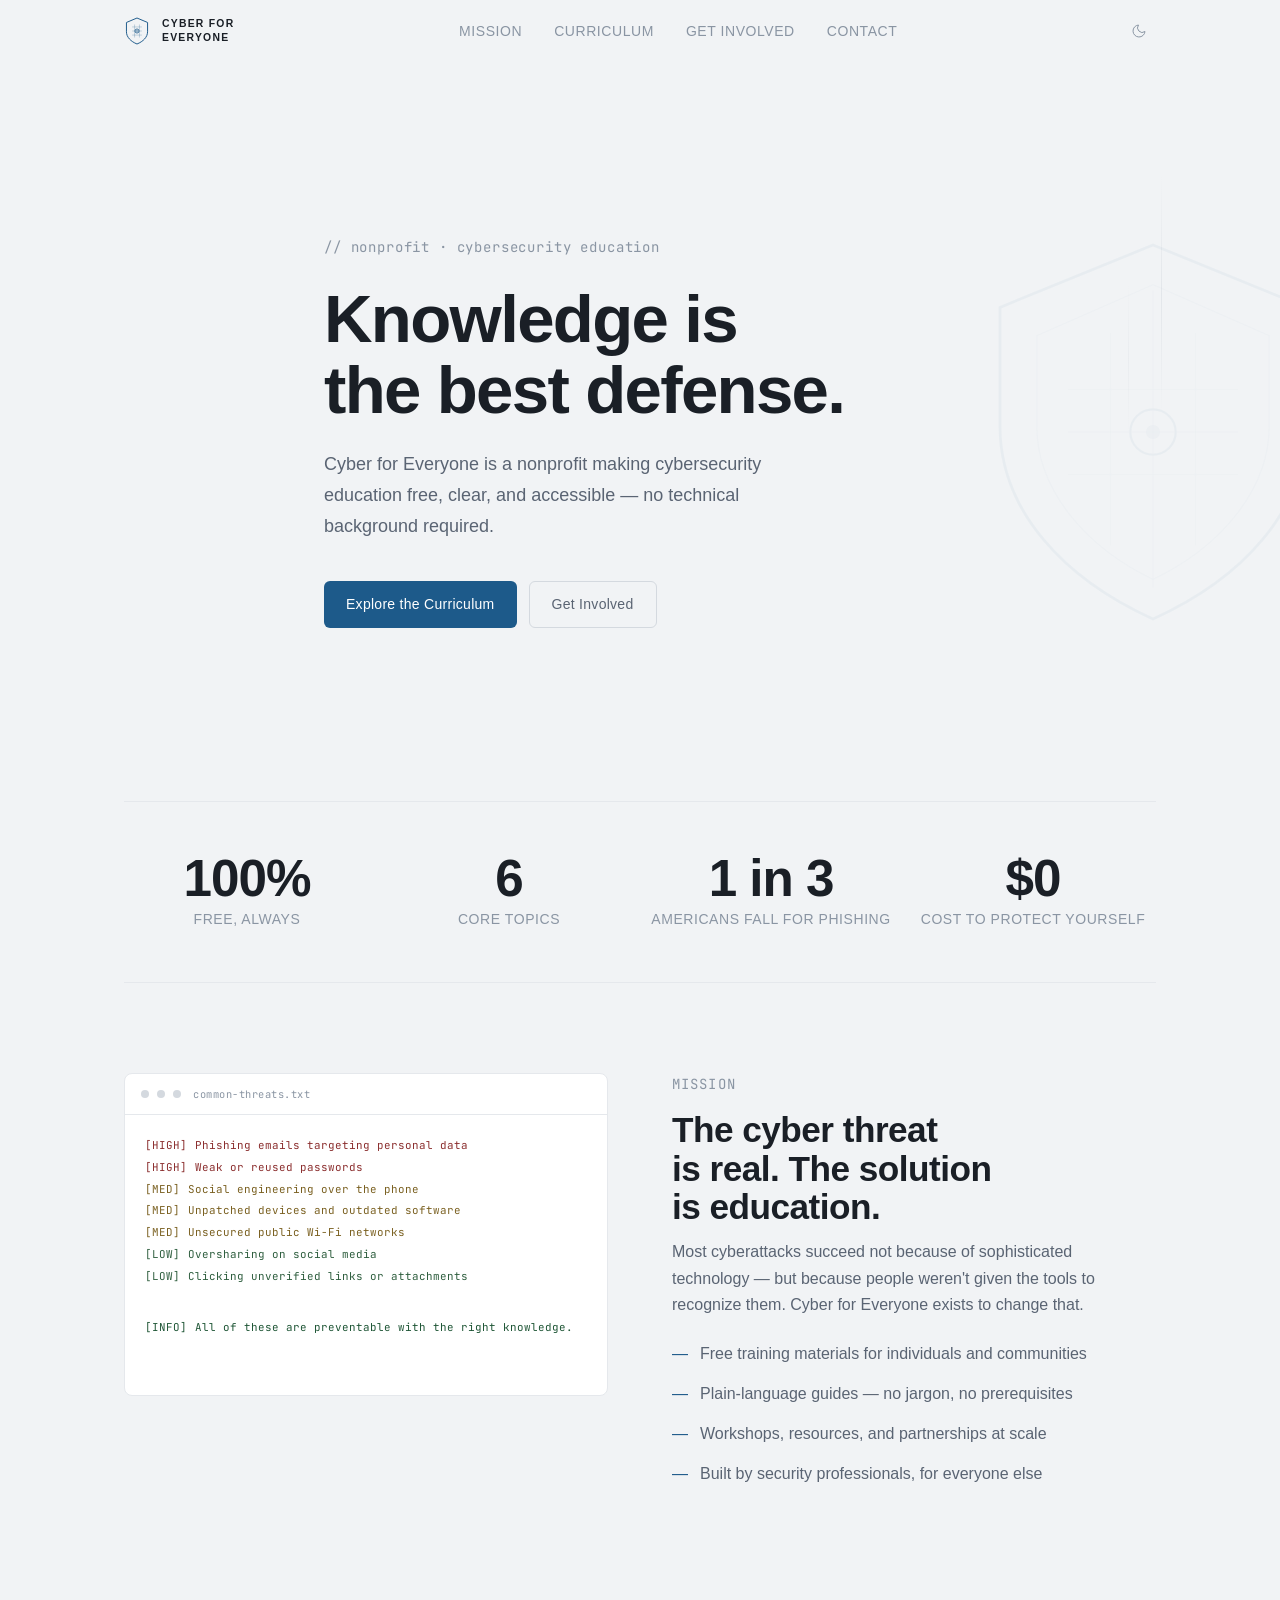
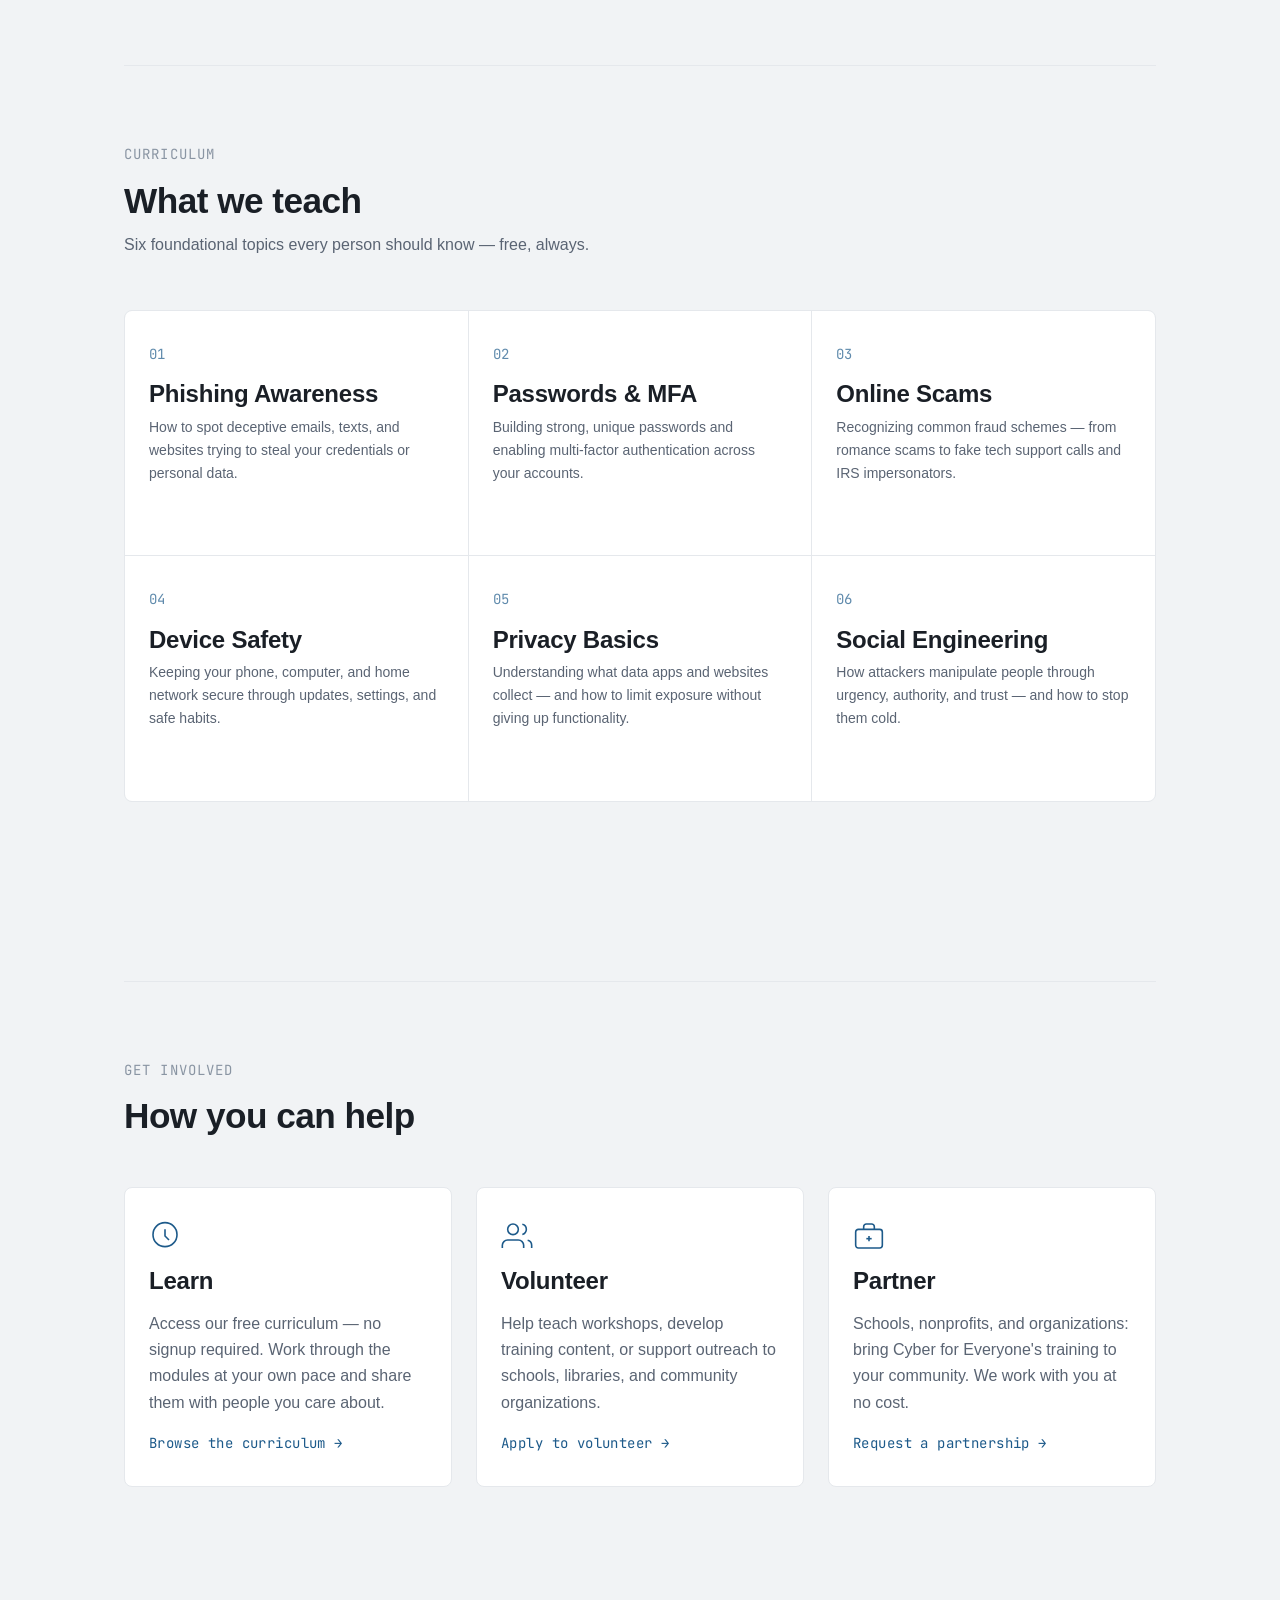
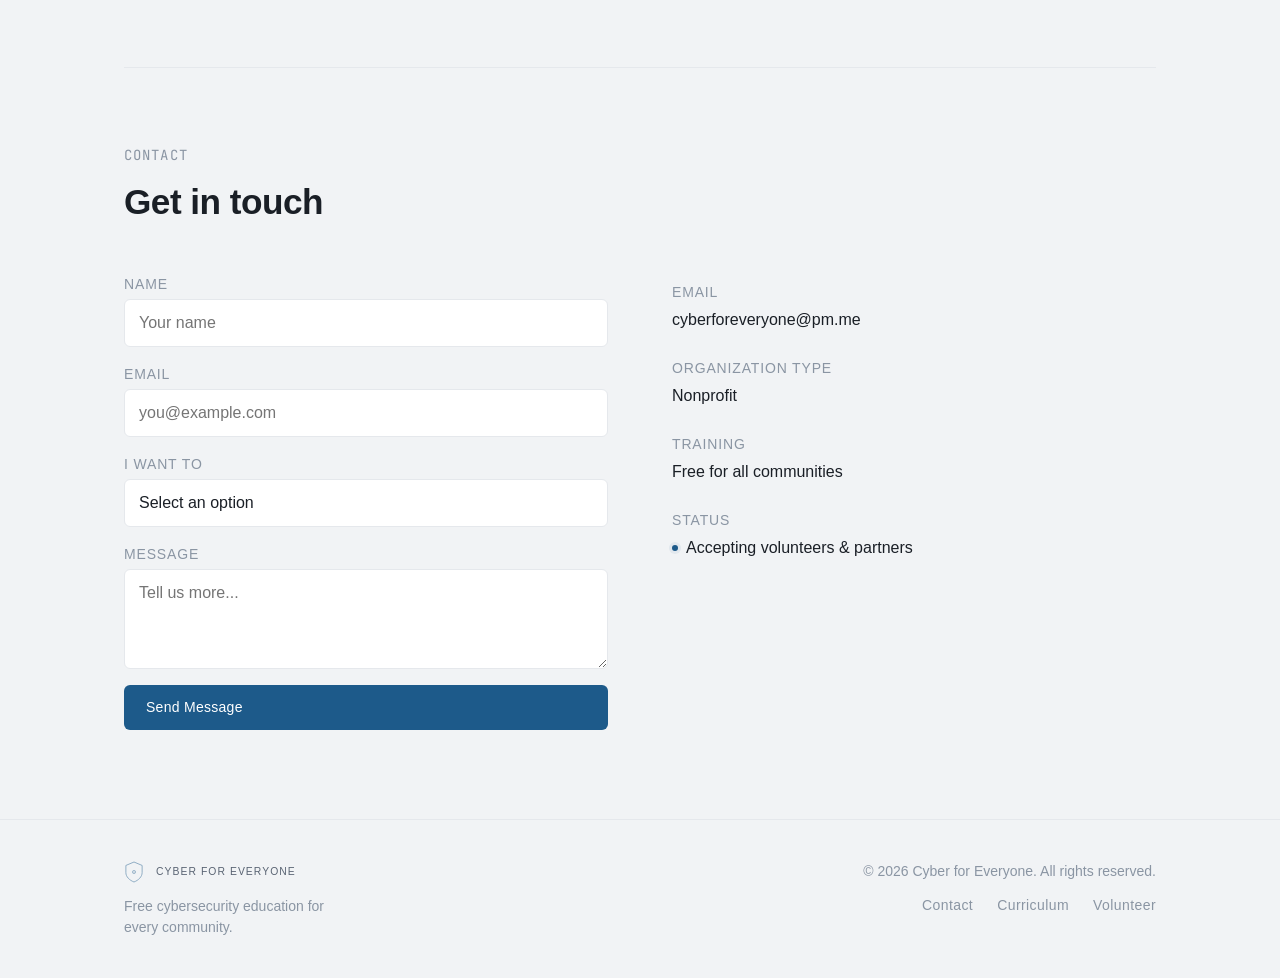
<file: index.html>
<!DOCTYPE html>
<html lang="en">
<head>
  <meta charset="utf-8">
  <meta name="viewport" content="width=device-width, initial-scale=1">
  <title>Cyber for Everyone — Free Cybersecurity Education</title>
  <meta name="description" content="Cyber for Everyone is a nonprofit bringing free, accessible cybersecurity education to every community. Learn to protect yourself online.">
  <meta property="og:title" content="Cyber for Everyone">
  <meta property="og:description" content="Free cybersecurity education for every community. No experience required.">
  <meta property="og:type" content="website">

  <link href="https://api.fontshare.com/v2/css?f[]=clash-display@400,500,600&f[]=satoshi@400,500&display=swap" rel="stylesheet">
  <link rel="preconnect" href="https://fonts.googleapis.com">
  <link rel="preconnect" href="https://fonts.gstatic.com" crossorigin>
  <link href="https://fonts.googleapis.com/css2?family=JetBrains+Mono:wght@400&display=swap" rel="stylesheet">

  <link rel="stylesheet" href="./base.css">
  <link rel="stylesheet" href="./style.css">

  <script>
    (function(){
      var d = matchMedia('(prefers-color-scheme:dark)').matches ? 'dark' : 'light';
      document.documentElement.setAttribute('data-theme', d);
    })();
  </script>
</head>
<body>

  <!-- HEADER -->
  <header class="header" id="header">
    <div class="container header__inner">
      <a href="#" class="header__logo" aria-label="Cyber for Everyone — Home">
        <!-- Shield + Grid SVG Logo -->
        <svg class="header__logo-mark" viewBox="0 0 32 36" fill="none" aria-hidden="true">
          <path d="M16 2L29 7.5V19C29 25.5 23.5 31 16 34C8.5 31 3 25.5 3 19V7.5L16 2Z" stroke="currentColor" stroke-width="1.2"/>
          <line x1="10" y1="13" x2="22" y2="13" stroke="currentColor" stroke-width="0.6" opacity="0.5"/>
          <line x1="10" y1="18" x2="22" y2="18" stroke="currentColor" stroke-width="0.6" opacity="0.5"/>
          <line x1="10" y1="23" x2="22" y2="23" stroke="currentColor" stroke-width="0.6" opacity="0.5"/>
          <line x1="13" y1="10" x2="13" y2="26" stroke="currentColor" stroke-width="0.6" opacity="0.5"/>
          <line x1="19" y1="10" x2="19" y2="26" stroke="currentColor" stroke-width="0.6" opacity="0.5"/>
          <circle cx="16" cy="18" r="2.5" stroke="currentColor" stroke-width="1" fill="none"/>
          <circle cx="16" cy="18" r="0.8" fill="currentColor"/>
        </svg>
        <span class="header__logo-text">Cyber for<br>Everyone</span>
      </a>

      <nav class="header__nav" id="main-nav" aria-label="Main navigation">
        <a href="#mission">Mission</a>
        <a href="#curriculum">Curriculum</a>
        <a href="#get-involved">Get Involved</a>
        <a href="#contact">Contact</a>
      </nav>

      <div class="header__actions">
        <button class="theme-toggle" data-theme-toggle aria-label="Toggle theme">
          <svg width="16" height="16" viewBox="0 0 24 24" fill="none" stroke="currentColor" stroke-width="1.5">
            <circle cx="12" cy="12" r="5"/>
            <path d="M12 1v2M12 21v2M4.22 4.22l1.42 1.42M18.36 18.36l1.42 1.42M1 12h2M21 12h2M4.22 19.78l1.42-1.42M18.36 5.64l1.42-1.42"/>
          </svg>
        </button>
        <button class="mobile-toggle" id="mobile-toggle" aria-label="Open menu" aria-expanded="false" aria-controls="main-nav">
          <svg width="20" height="20" viewBox="0 0 24 24" fill="none" stroke="currentColor" stroke-width="1.5">
            <path d="M3 12h18M3 6h18M3 18h18"/>
          </svg>
        </button>
      </div>
    </div>
  </header>

  <!-- HERO -->
  <section class="hero" aria-labelledby="hero-title">
    <div class="container hero__content">
      <p class="hero__label">// nonprofit · cybersecurity education</p>
      <h1 class="hero__title" id="hero-title">Knowledge is<br>the best defense.</h1>
      <p class="hero__desc">Cyber for Everyone is a nonprofit making cybersecurity education free, clear, and accessible — no technical background required.</p>
      <div class="hero__actions">
        <a href="#curriculum" class="btn btn--primary">Explore the Curriculum</a>
        <a href="#get-involved" class="btn btn--ghost">Get Involved</a>
      </div>
    </div>
    <div class="hero__deco" aria-hidden="true">
      <div class="hero__deco-line"></div>
      <div class="hero__deco-line hero__deco-line--2"></div>
      <div class="hero__deco-shield">
        <svg viewBox="0 0 120 140" fill="none">
          <path d="M60 4L114 26V68C114 98 91 122 60 136C29 122 6 98 6 68V26L60 4Z" stroke="currentColor" stroke-width="1"/>
          <path d="M60 18L101 36V68C101 91 83 111 60 122C37 111 19 91 19 68V36L60 18Z" stroke="currentColor" stroke-width="0.5" opacity="0.4"/>
          <line x1="30" y1="55" x2="90" y2="55" stroke="currentColor" stroke-width="0.5" opacity="0.3"/>
          <line x1="30" y1="70" x2="90" y2="70" stroke="currentColor" stroke-width="0.5" opacity="0.3"/>
          <line x1="30" y1="85" x2="90" y2="85" stroke="currentColor" stroke-width="0.5" opacity="0.3"/>
          <line x1="45" y1="35" x2="45" y2="110" stroke="currentColor" stroke-width="0.5" opacity="0.3"/>
          <line x1="60" y1="20" x2="60" y2="125" stroke="currentColor" stroke-width="0.5" opacity="0.3"/>
          <line x1="75" y1="35" x2="75" y2="110" stroke="currentColor" stroke-width="0.5" opacity="0.3"/>
          <circle cx="60" cy="70" r="8" stroke="currentColor" stroke-width="0.8" fill="none"/>
          <circle cx="60" cy="70" r="2.5" fill="currentColor" opacity="0.6"/>
        </svg>
      </div>
    </div>
  </section>

  <!-- STATS STRIP -->
  <div class="container" id="mission">
    <hr class="divider">
    <div class="stats-row fade-in" role="list" aria-label="Key numbers">
      <div class="stat" role="listitem">
        <div class="stat__value">100%</div>
        <div class="stat__label">Free, Always</div>
      </div>
      <div class="stat" role="listitem">
        <div class="stat__value">6</div>
        <div class="stat__label">Core Topics</div>
      </div>
      <div class="stat" role="listitem">
        <div class="stat__value">1 in 3</div>
        <div class="stat__label">Americans Fall for Phishing</div>
      </div>
      <div class="stat" role="listitem">
        <div class="stat__value">$0</div>
        <div class="stat__label">Cost to Protect Yourself</div>
      </div>
    </div>
    <hr class="divider">
  </div>

  <!-- MISSION -->
  <section class="mission-section" aria-labelledby="mission-title">
    <div class="container">
      <div class="split fade-in">
        <div>
          <div class="threat-panel" aria-label="Common threats visualization">
            <div class="threat-panel__bar">
              <span class="threat-panel__dot"></span>
              <span class="threat-panel__dot"></span>
              <span class="threat-panel__dot"></span>
              <span class="threat-panel__label">common-threats.txt</span>
            </div>
            <div class="threat-panel__body">
              <div class="threat-line threat-line--high"><span class="threat-tag">[HIGH]</span> Phishing emails targeting personal data</div>
              <div class="threat-line threat-line--high"><span class="threat-tag">[HIGH]</span> Weak or reused passwords</div>
              <div class="threat-line threat-line--med"><span class="threat-tag">[MED]</span> Social engineering over the phone</div>
              <div class="threat-line threat-line--med"><span class="threat-tag">[MED]</span> Unpatched devices and outdated software</div>
              <div class="threat-line threat-line--med"><span class="threat-tag">[MED]</span> Unsecured public Wi-Fi networks</div>
              <div class="threat-line threat-line--low"><span class="threat-tag">[LOW]</span> Oversharing on social media</div>
              <div class="threat-line threat-line--low"><span class="threat-tag">[LOW]</span> Clicking unverified links or attachments</div>
              <div class="threat-line">&nbsp;</div>
              <div class="threat-line threat-status"><span class="threat-tag threat-tag--ok">[INFO]</span> All of these are preventable with the right knowledge.</div>
            </div>
          </div>
        </div>

        <div>
          <p class="section-label">Mission</p>
          <h2 class="section-title" id="mission-title">The cyber threat<br>is real. The solution<br>is education.</h2>
          <p class="section-desc">Most cyberattacks succeed not because of sophisticated technology — but because people weren't given the tools to recognize them. Cyber for Everyone exists to change that.</p>
          <div class="mission-list">
            <div class="mission-item">Free training materials for individuals and communities</div>
            <div class="mission-item">Plain-language guides — no jargon, no prerequisites</div>
            <div class="mission-item">Workshops, resources, and partnerships at scale</div>
            <div class="mission-item">Built by security professionals, for everyone else</div>
          </div>
        </div>
      </div>
    </div>
  </section>

  <!-- CURRICULUM -->
  <section id="curriculum" aria-labelledby="curriculum-title">
    <div class="container">
      <hr class="divider" style="margin-bottom: clamp(var(--space-12), 6vw, var(--space-24));">
      <div class="section-header fade-in">
        <p class="section-label">Curriculum</p>
        <h2 class="section-title" id="curriculum-title">What we teach</h2>
        <p class="section-subdesc">Six foundational topics every person should know — free, always.</p>
      </div>

      <div class="curriculum-grid fade-in" role="list">
        <a href="./modules/phishing.html" class="curriculum-cell" role="listitem">
          <div class="curriculum-cell__num">01</div>
          <h3 class="curriculum-cell__title">Phishing Awareness</h3>
          <p class="curriculum-cell__desc">How to spot deceptive emails, texts, and websites trying to steal your credentials or personal data.</p>
          <span class="curriculum-cell__cta">Start learning →</span>
        </a>
        <a href="./modules/passwords.html" class="curriculum-cell" role="listitem">
          <div class="curriculum-cell__num">02</div>
          <h3 class="curriculum-cell__title">Passwords & MFA</h3>
          <p class="curriculum-cell__desc">Building strong, unique passwords and enabling multi-factor authentication across your accounts.</p>
          <span class="curriculum-cell__cta">Start learning →</span>
        </a>
        <a href="./modules/scams.html" class="curriculum-cell" role="listitem">
          <div class="curriculum-cell__num">03</div>
          <h3 class="curriculum-cell__title">Online Scams</h3>
          <p class="curriculum-cell__desc">Recognizing common fraud schemes — from romance scams to fake tech support calls and IRS impersonators.</p>
          <span class="curriculum-cell__cta">Start learning →</span>
        </a>
        <a href="./modules/device-safety.html" class="curriculum-cell" role="listitem">
          <div class="curriculum-cell__num">04</div>
          <h3 class="curriculum-cell__title">Device Safety</h3>
          <p class="curriculum-cell__desc">Keeping your phone, computer, and home network secure through updates, settings, and safe habits.</p>
          <span class="curriculum-cell__cta">Start learning →</span>
        </a>
        <a href="./modules/privacy.html" class="curriculum-cell" role="listitem">
          <div class="curriculum-cell__num">05</div>
          <h3 class="curriculum-cell__title">Privacy Basics</h3>
          <p class="curriculum-cell__desc">Understanding what data apps and websites collect — and how to limit exposure without giving up functionality.</p>
          <span class="curriculum-cell__cta">Start learning →</span>
        </a>
        <a href="./modules/social-engineering.html" class="curriculum-cell" role="listitem">
          <div class="curriculum-cell__num">06</div>
          <h3 class="curriculum-cell__title">Social Engineering</h3>
          <p class="curriculum-cell__desc">How attackers manipulate people through urgency, authority, and trust — and how to stop them cold.</p>
          <span class="curriculum-cell__cta">Start learning →</span>
        </a>
      </div>
    </div>
  </section>

  <!-- GET INVOLVED -->
  <section id="get-involved" aria-labelledby="get-involved-title">
    <div class="container">
      <hr class="divider" style="margin-bottom: clamp(var(--space-12), 6vw, var(--space-24));">
      <div class="section-header fade-in">
        <p class="section-label">Get Involved</p>
        <h2 class="section-title" id="get-involved-title">How you can help</h2>
      </div>

      <div class="involve-grid fade-in">
        <div class="involve-card">
          <div class="involve-card__icon" aria-hidden="true">
            <svg viewBox="0 0 24 24" fill="none" stroke="currentColor" stroke-width="1.2">
              <path d="M12 2a9 9 0 1 1 0 18A9 9 0 0 1 12 2z"/>
              <path d="M12 7v5l3 3"/>
            </svg>
          </div>
          <h3 class="involve-card__title">Learn</h3>
          <p class="involve-card__desc">Access our free curriculum — no signup required. Work through the modules at your own pace and share them with people you care about.</p>
          <a href="#curriculum" class="involve-card__link">Browse the curriculum →</a>
        </div>
        <div class="involve-card">
          <div class="involve-card__icon" aria-hidden="true">
            <svg viewBox="0 0 24 24" fill="none" stroke="currentColor" stroke-width="1.2">
              <path d="M17 21v-2a4 4 0 0 0-4-4H5a4 4 0 0 0-4 4v2"/>
              <circle cx="9" cy="7" r="4"/>
              <path d="M23 21v-2a4 4 0 0 0-3-3.87M16 3.13a4 4 0 0 1 0 7.75"/>
            </svg>
          </div>
          <h3 class="involve-card__title">Volunteer</h3>
          <p class="involve-card__desc">Help teach workshops, develop training content, or support outreach to schools, libraries, and community organizations.</p>
          <a href="#contact" class="involve-card__link">Apply to volunteer →</a>
        </div>
        <div class="involve-card">
          <div class="involve-card__icon" aria-hidden="true">
            <svg viewBox="0 0 24 24" fill="none" stroke="currentColor" stroke-width="1.2">
              <rect x="2" y="7" width="20" height="14" rx="2"/>
              <path d="M16 7V5a2 2 0 0 0-2-2h-4a2 2 0 0 0-2 2v2"/>
              <line x1="12" y1="12" x2="12" y2="16"/>
              <line x1="10" y1="14" x2="14" y2="14"/>
            </svg>
          </div>
          <h3 class="involve-card__title">Partner</h3>
          <p class="involve-card__desc">Schools, nonprofits, and organizations: bring Cyber for Everyone's training to your community. We work with you at no cost.</p>
          <a href="#contact" class="involve-card__link">Request a partnership →</a>
        </div>
      </div>
    </div>
  </section>

  <!-- CONTACT -->
  <section id="contact" aria-labelledby="contact-title">
    <div class="container">
      <hr class="divider" style="margin-bottom: clamp(var(--space-12), 6vw, var(--space-24));">
      <div class="section-header fade-in">
        <p class="section-label">Contact</p>
        <h2 class="section-title" id="contact-title">Get in touch</h2>
      </div>

      <div class="contact-grid fade-in">
        <form class="contact-form" id="contact-form" novalidate>
          <div class="form-group">
            <label for="name">Name</label>
            <input type="text" id="name" name="name" placeholder="Your name" required autocomplete="name">
          </div>
          <div class="form-group">
            <label for="email">Email</label>
            <input type="email" id="email" name="email" placeholder="you@example.com" required autocomplete="email">
          </div>
          <div class="form-group">
            <label for="intent">I want to</label>
            <select id="intent" name="intent">
              <option value="">Select an option</option>
              <option value="volunteer">Volunteer</option>
              <option value="partner">Partner with Cyber for Everyone</option>
              <option value="workshop">Request a workshop</option>
              <option value="other">Other</option>
            </select>
          </div>
          <div class="form-group">
            <label for="message">Message</label>
            <textarea id="message" name="message" placeholder="Tell us more..." required></textarea>
          </div>
          <button type="submit" class="btn btn--primary">Send Message</button>
        </form>

        <div class="contact-info">
          <div class="contact-info__item">
            <div class="contact-info__label">Email</div>
            <div class="contact-info__value">
              <a href="mailto:cyberforeveryone@pm.me">cyberforeveryone@pm.me</a>
            </div>
          </div>
          <div class="contact-info__item">
            <div class="contact-info__label">Organization Type</div>
            <div class="contact-info__value">Nonprofit</div>
          </div>
          <div class="contact-info__item">
            <div class="contact-info__label">Training</div>
            <div class="contact-info__value">Free for all communities</div>
          </div>
          <div class="contact-info__item">
            <div class="contact-info__label">Status</div>
            <div class="contact-info__value status-badge">
              <span class="status-dot" aria-hidden="true"></span>
              Accepting volunteers &amp; partners
            </div>
          </div>
        </div>
      </div>
    </div>
  </section>

  <!-- FOOTER -->
  <footer class="footer">
    <div class="container footer__inner">
      <div class="footer__left">
        <a href="#" class="footer__logo" aria-label="Cyber for Everyone — Home">
          <svg class="footer__logo-mark" viewBox="0 0 32 36" fill="none" aria-hidden="true">
            <path d="M16 2L29 7.5V19C29 25.5 23.5 31 16 34C8.5 31 3 25.5 3 19V7.5L16 2Z" stroke="currentColor" stroke-width="1.2"/>
            <circle cx="16" cy="18" r="2.5" stroke="currentColor" stroke-width="1" fill="none"/>
            <circle cx="16" cy="18" r="0.8" fill="currentColor"/>
          </svg>
          <span class="footer__logo-text">Cyber for Everyone</span>
        </a>
        <p class="footer__tagline">Free cybersecurity education for every community.</p>
      </div>
      <div class="footer__right">
        <div class="footer__copy">&copy; <span id="year"></span> Cyber for Everyone. All rights reserved.</div>
        <div class="footer__links">
          <a href="mailto:cyberforeveryone@pm.me">Contact</a>
          <a href="#curriculum">Curriculum</a>
          <a href="#get-involved">Volunteer</a>
        </div>
      </div>
    </div>
  </footer>

  <script>
    document.getElementById('year').textContent = new Date().getFullYear();

    // Theme toggle
    (function () {
      const t = document.querySelector('[data-theme-toggle]');
      const r = document.documentElement;
      let d = r.getAttribute('data-theme') || 'dark';

      function setIcon() {
        if (!t) return;
        t.innerHTML = d === 'dark'
          ? '<svg width="16" height="16" viewBox="0 0 24 24" fill="none" stroke="currentColor" stroke-width="1.5"><circle cx="12" cy="12" r="5"/><path d="M12 1v2M12 21v2M4.22 4.22l1.42 1.42M18.36 18.36l1.42 1.42M1 12h2M21 12h2M4.22 19.78l1.42-1.42M18.36 5.64l1.42-1.42"/></svg>'
          : '<svg width="16" height="16" viewBox="0 0 24 24" fill="none" stroke="currentColor" stroke-width="1.5"><path d="M21 12.79A9 9 0 1 1 11.21 3 7 7 0 0 0 21 12.79z"/></svg>';
        t.setAttribute('aria-label', 'Switch to ' + (d === 'dark' ? 'light' : 'dark') + ' mode');
      }

      setIcon();
      t && t.addEventListener('click', () => {
        d = d === 'dark' ? 'light' : 'dark';
        r.setAttribute('data-theme', d);
        setIcon();
      });
    })();

    // Mobile nav
    (function () {
      const btn = document.getElementById('mobile-toggle');
      const nav = document.getElementById('main-nav');
      btn && btn.addEventListener('click', () => {
        const open = nav.classList.toggle('active');
        btn.setAttribute('aria-expanded', open);
      });
      nav && nav.querySelectorAll('a').forEach(a => {
        a.addEventListener('click', () => {
          nav.classList.remove('active');
          btn && btn.setAttribute('aria-expanded', 'false');
        });
      });
    })();

    // Scroll fade-in
    (function () {
      const els = document.querySelectorAll('.fade-in');
      if (!('IntersectionObserver' in window)) {
        els.forEach(el => el.classList.add('visible'));
        return;
      }
      const obs = new IntersectionObserver((entries) => {
        entries.forEach(e => { if (e.isIntersecting) { e.target.classList.add('visible'); obs.unobserve(e.target); } });
      }, { threshold: 0.1, rootMargin: '0px 0px -40px 0px' });
      els.forEach(el => obs.observe(el));
    })();

    // Threat panel line reveal
    (function () {
      const lines = document.querySelectorAll('.threat-line');
      lines.forEach((line, i) => {
        line.style.opacity = '0';
        line.style.transform = 'translateX(-6px)';
        setTimeout(() => {
          line.style.transition = 'opacity 0.4s ease, transform 0.4s ease';
          line.style.opacity = '1';
          line.style.transform = 'translateX(0)';
        }, 400 + i * 120);
      });
    })();

    // Header scroll state
    (function () {
      const header = document.getElementById('header');
      window.addEventListener('scroll', () => {
        header.classList.toggle('header--scrolled', window.scrollY > 20);
      }, { passive: true });
    })();

    // Contact form → mailto
    (function () {
      const form = document.getElementById('contact-form');
      if (!form) return;
      form.addEventListener('submit', function (e) {
        e.preventDefault();
        const name = form.querySelector('#name').value.trim();
        const email = form.querySelector('#email').value.trim();
        const intent = form.querySelector('#intent');
        const intentText = intent.options[intent.selectedIndex].text;
        const message = form.querySelector('#message').value.trim();

        if (!name || !email || !message) {
          alert('Please fill out all required fields.');
          return;
        }

        const subject = encodeURIComponent('[Cyber for Everyone] ' + (intentText !== 'Select an option' ? intentText : 'Contact') + ' — ' + name);
        const body = encodeURIComponent('Name: ' + name + '\nEmail: ' + email + '\nIntent: ' + intentText + '\n\n' + message);

        window.location.href = 'mailto:cyberforeveryone@pm.me?subject=' + subject + '&body=' + body;
      });
    })();
  </script>

</body>
</html>
</file>
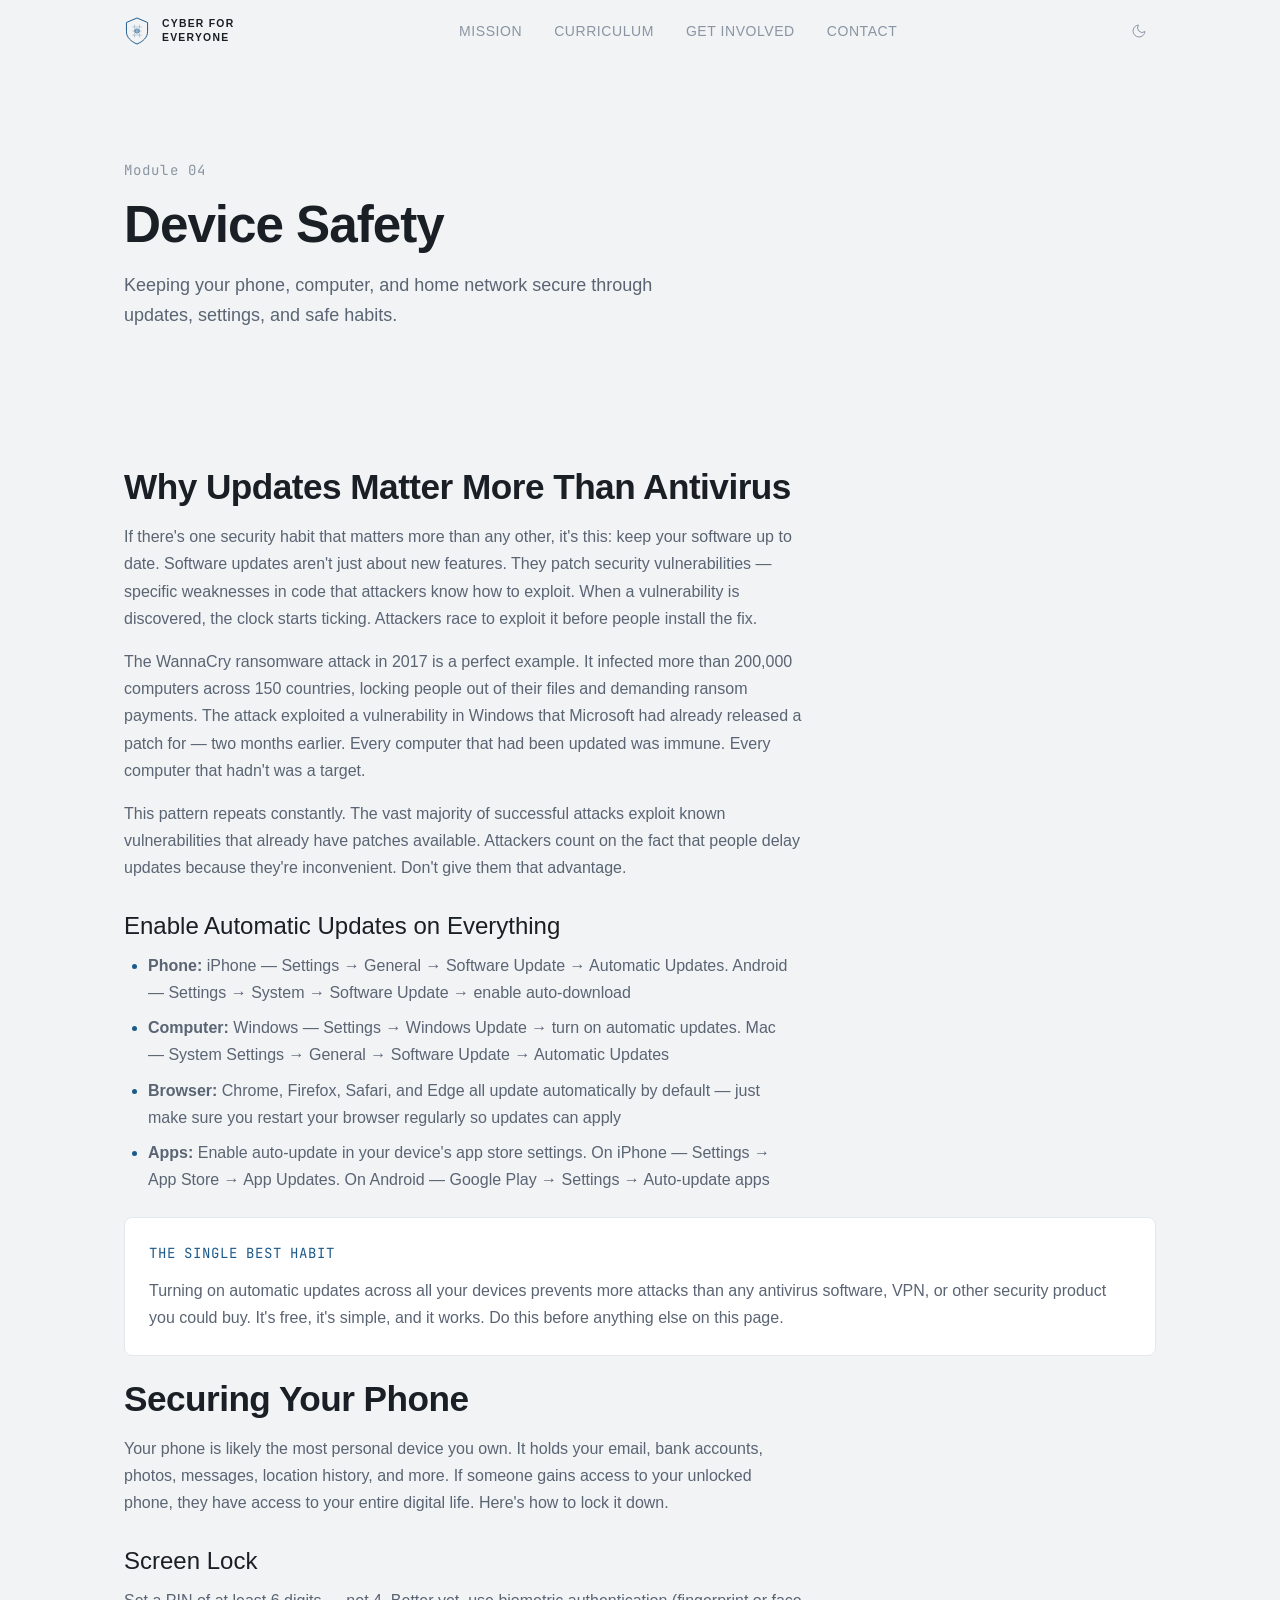
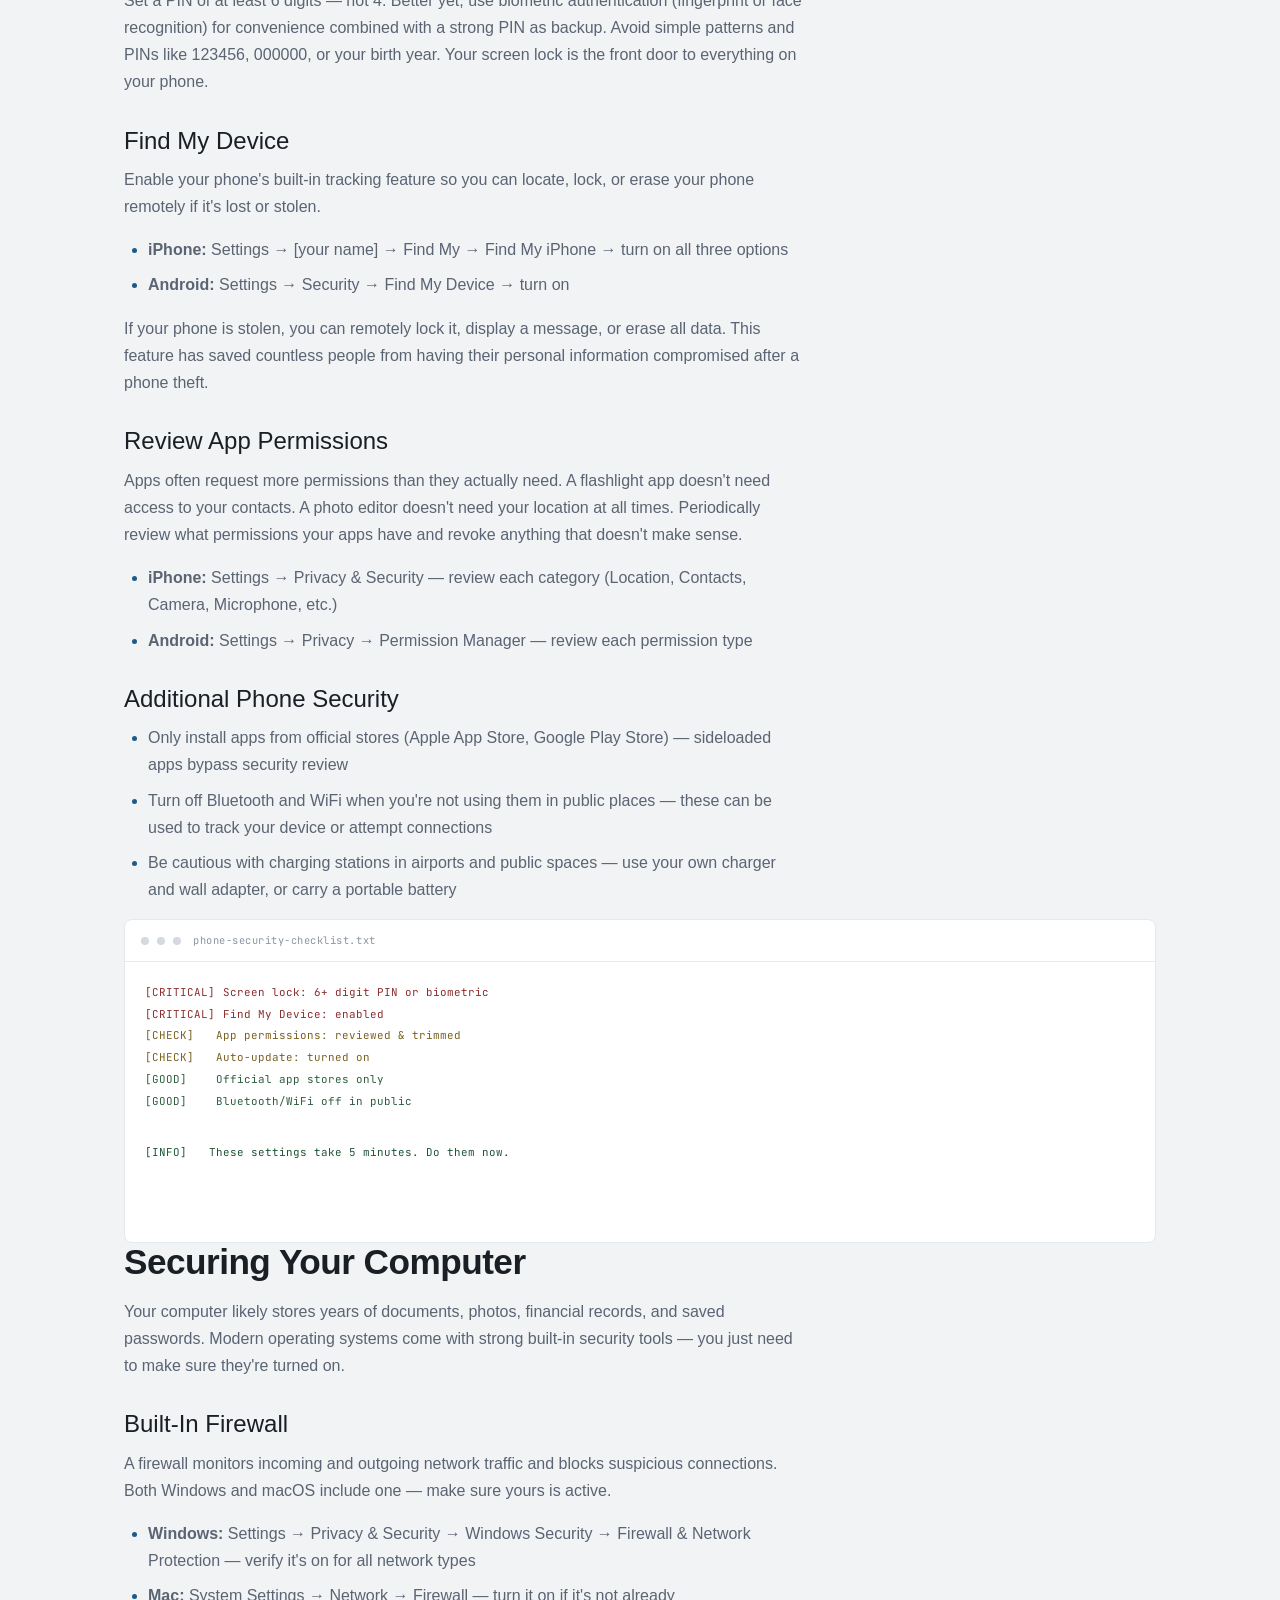
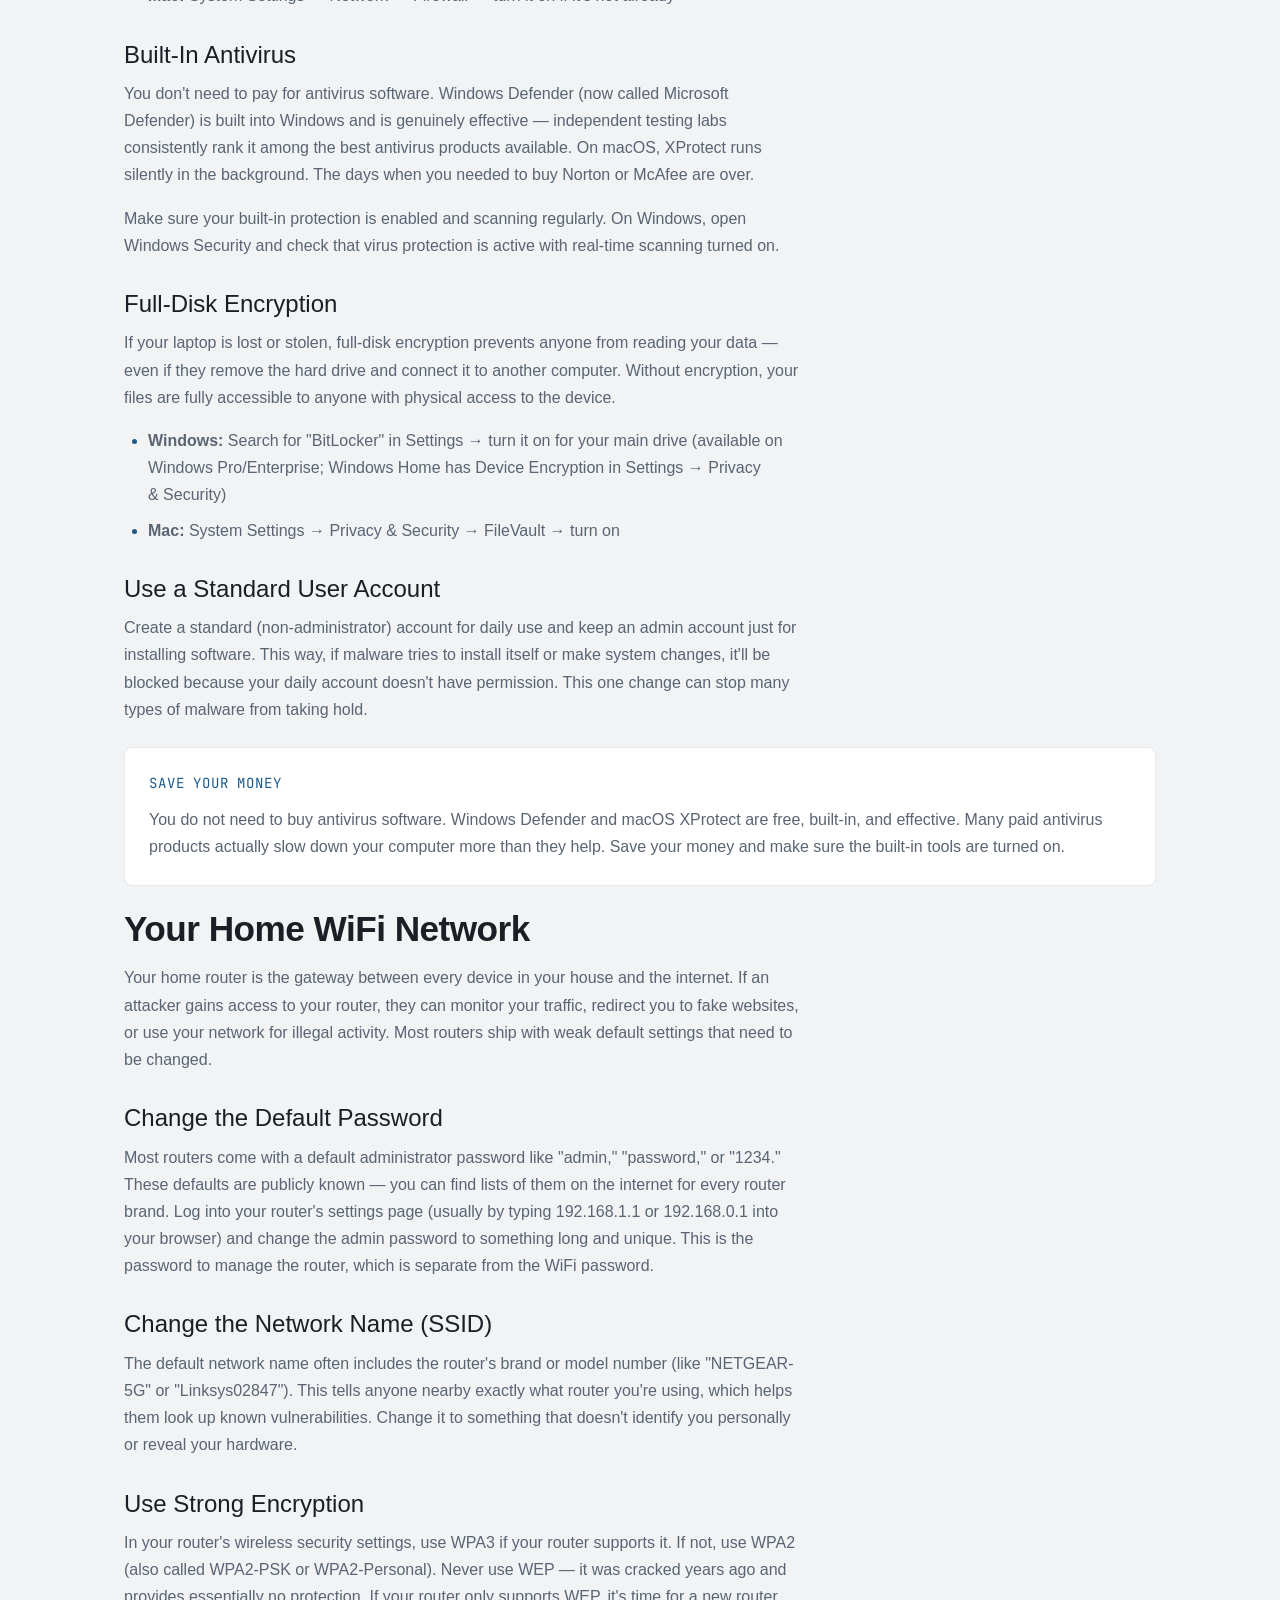
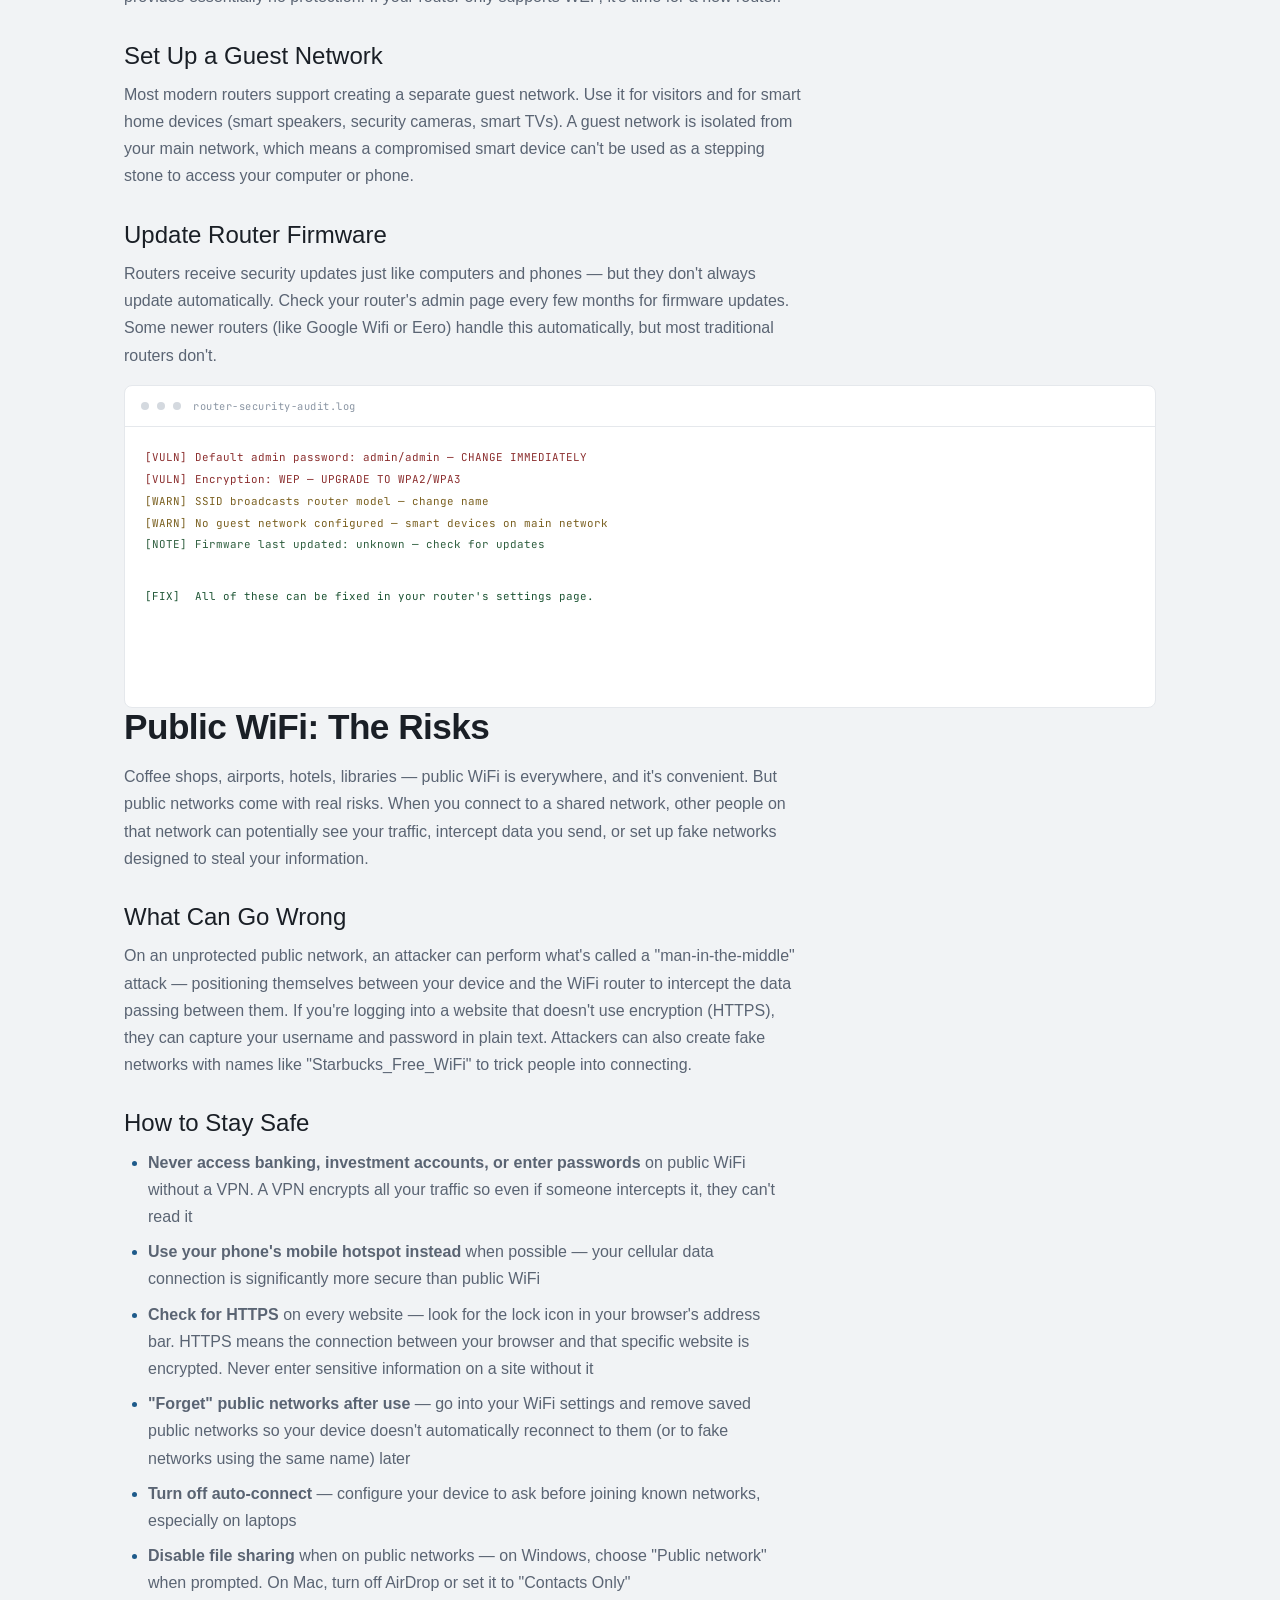
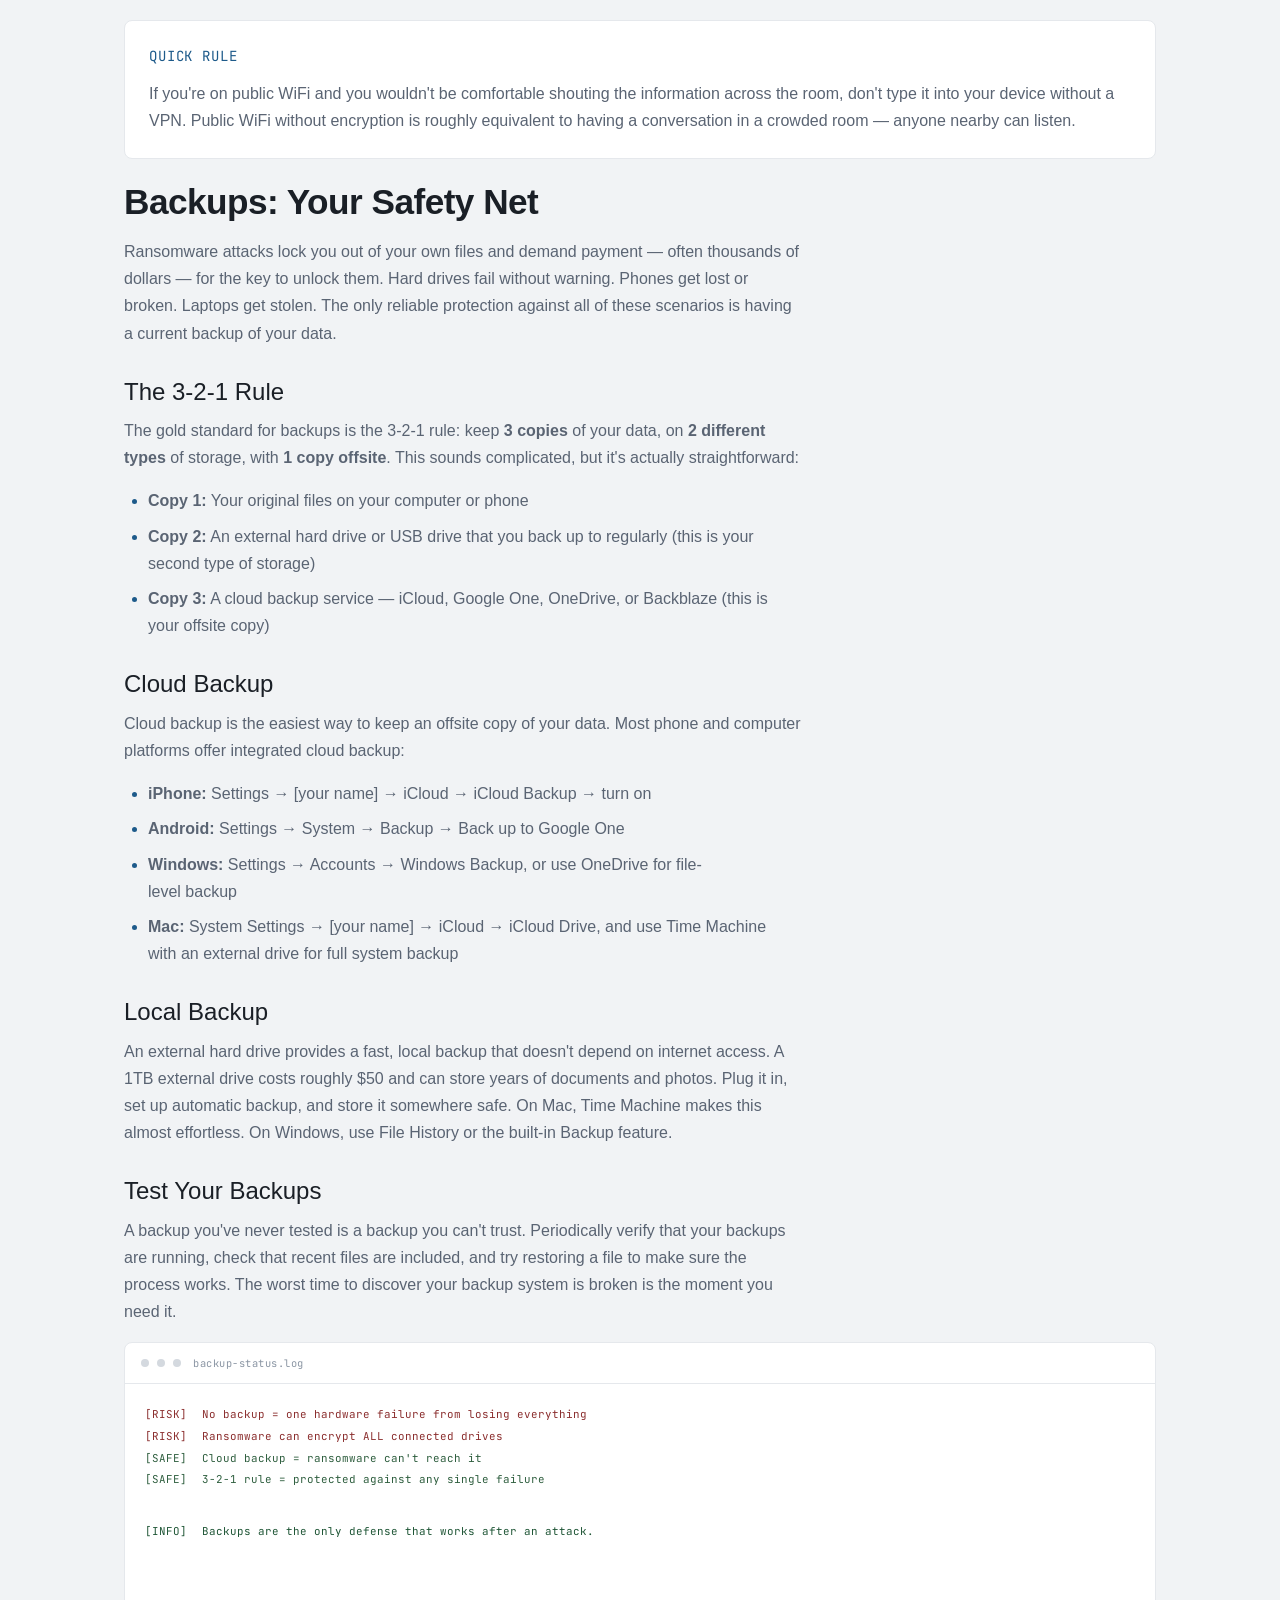
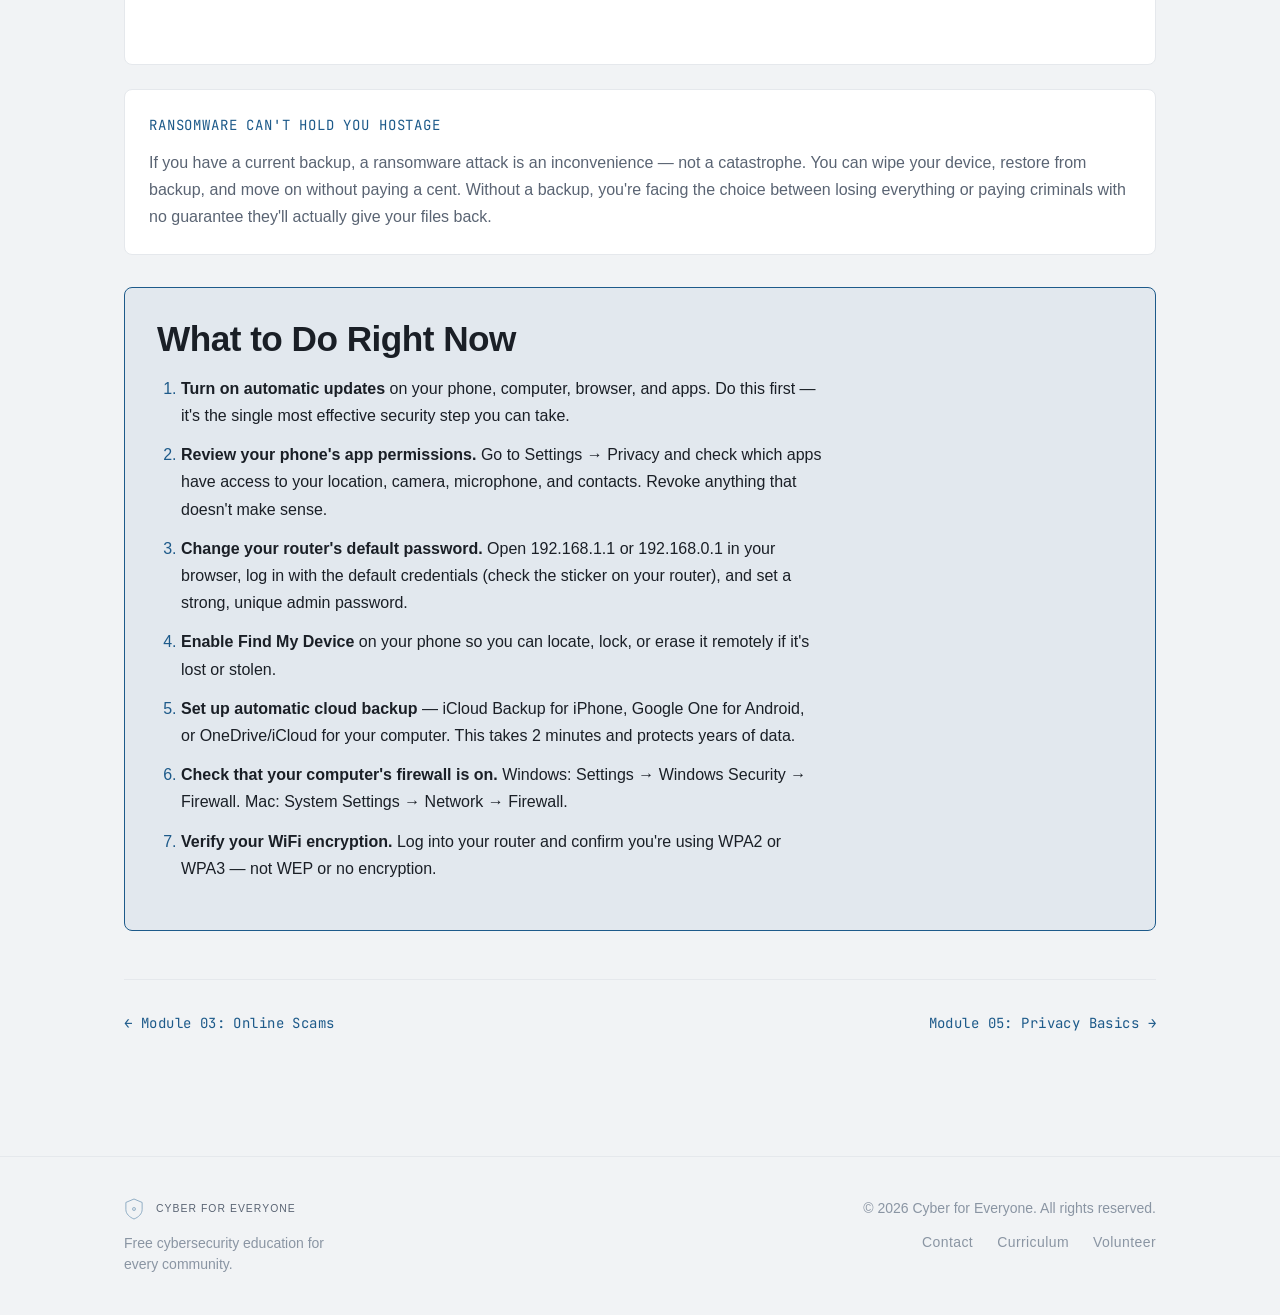
<file: modules/device-safety.html>
<!DOCTYPE html>
<html lang="en">
<head>
  <meta charset="utf-8">
  <meta name="viewport" content="width=device-width, initial-scale=1">
  <title>Module 04: Device Safety — Cyber for Everyone</title>
  <meta name="description" content="Keeping your phone, computer, and home network secure through updates, settings, and safe habits. Free cybersecurity education from Cyber for Everyone.">

  <link href="https://api.fontshare.com/v2/css?f[]=clash-display@400,500,600&f[]=satoshi@400,500&display=swap" rel="stylesheet">
  <link rel="preconnect" href="https://fonts.googleapis.com">
  <link rel="preconnect" href="https://fonts.gstatic.com" crossorigin>
  <link href="https://fonts.googleapis.com/css2?family=JetBrains+Mono:wght@400&display=swap" rel="stylesheet">

  <link rel="stylesheet" href="../base.css">
  <link rel="stylesheet" href="../style.css">

  <style>
    .module-hero { padding-top: clamp(var(--space-16), 10vw, var(--space-24)); padding-bottom: clamp(var(--space-8), 4vw, var(--space-12)); }
    .module-hero__num { font-family: var(--font-mono); font-size: var(--text-xs); color: var(--text-tertiary); letter-spacing: 0.08em; margin-bottom: var(--space-4); }
    .module-hero__title { font-family: var(--font-display); font-size: var(--text-2xl); font-weight: 600; color: var(--text-primary); letter-spacing: -0.02em; margin-bottom: var(--space-4); }
    .module-hero__desc { font-size: var(--text-base); color: var(--text-secondary); max-width: 560px; line-height: 1.7; }
    .module-content { padding-bottom: clamp(var(--space-16), 7vw, var(--space-24)); }
    .module-content h2 { font-family: var(--font-display); font-size: var(--text-xl); font-weight: 600; color: var(--text-primary); margin-bottom: var(--space-4); letter-spacing: -0.015em; }
    .module-content h3 { font-family: var(--font-display); font-size: var(--text-lg); font-weight: 500; color: var(--text-primary); margin-bottom: var(--space-3); margin-top: var(--space-8); }
    .module-content p { font-size: var(--text-sm); color: var(--text-secondary); line-height: 1.7; margin-bottom: var(--space-4); max-width: 680px; }
    .module-content ul, .module-content ol { padding-left: var(--space-6); margin-bottom: var(--space-4); }
    .module-content li { font-size: var(--text-sm); color: var(--text-secondary); line-height: 1.7; margin-bottom: var(--space-2); }
    .module-content li::marker { color: var(--accent); }
    .tip-box { border: 1px solid var(--border-subtle); border-radius: var(--radius-lg); padding: var(--space-6); background: var(--bg-card); margin-block: var(--space-6); }
    .tip-box__label { font-family: var(--font-mono); font-size: var(--text-xs); color: var(--accent); letter-spacing: 0.06em; text-transform: uppercase; margin-bottom: var(--space-3); }
    .tip-box__content { font-size: var(--text-sm); color: var(--text-secondary); line-height: 1.7; }
    .action-checklist { border: 1px solid var(--accent); border-radius: var(--radius-lg); padding: var(--space-8); background: var(--accent-dim); margin-block: var(--space-8); }
    .action-checklist__title { font-family: var(--font-display); font-size: var(--text-lg); font-weight: 600; color: var(--text-primary); margin-bottom: var(--space-4); }
    .action-checklist li { font-size: var(--text-sm); color: var(--text-primary); line-height: 1.7; margin-bottom: var(--space-3); }
    .module-nav { display: flex; justify-content: space-between; padding-block: var(--space-8); border-top: 1px solid var(--border-subtle); margin-top: var(--space-12); }
    .module-nav a { font-family: var(--font-mono); font-size: var(--text-xs); color: var(--accent); text-decoration: none; letter-spacing: 0.03em; transition: opacity var(--transition); }
    .module-nav a:hover { opacity: 0.7; }
  </style>

  <script>
    (function(){
      var d = matchMedia('(prefers-color-scheme:dark)').matches ? 'dark' : 'light';
      document.documentElement.setAttribute('data-theme', d);
    })();
  </script>
</head>
<body>

  <!-- HEADER -->
  <header class="header" id="header">
    <div class="container header__inner">
      <a href="../index.html" class="header__logo" aria-label="Cyber for Everyone — Home">
        <svg class="header__logo-mark" viewBox="0 0 32 36" fill="none" aria-hidden="true">
          <path d="M16 2L29 7.5V19C29 25.5 23.5 31 16 34C8.5 31 3 25.5 3 19V7.5L16 2Z" stroke="currentColor" stroke-width="1.2"/>
          <line x1="10" y1="13" x2="22" y2="13" stroke="currentColor" stroke-width="0.6" opacity="0.5"/>
          <line x1="10" y1="18" x2="22" y2="18" stroke="currentColor" stroke-width="0.6" opacity="0.5"/>
          <line x1="10" y1="23" x2="22" y2="23" stroke="currentColor" stroke-width="0.6" opacity="0.5"/>
          <line x1="13" y1="10" x2="13" y2="26" stroke="currentColor" stroke-width="0.6" opacity="0.5"/>
          <line x1="19" y1="10" x2="19" y2="26" stroke="currentColor" stroke-width="0.6" opacity="0.5"/>
          <circle cx="16" cy="18" r="2.5" stroke="currentColor" stroke-width="1" fill="none"/>
          <circle cx="16" cy="18" r="0.8" fill="currentColor"/>
        </svg>
        <span class="header__logo-text">Cyber for<br>Everyone</span>
      </a>

      <nav class="header__nav" id="main-nav" aria-label="Main navigation">
        <a href="../index.html#mission">Mission</a>
        <a href="../index.html#curriculum">Curriculum</a>
        <a href="../index.html#get-involved">Get Involved</a>
        <a href="../index.html#contact">Contact</a>
      </nav>

      <div class="header__actions">
        <button class="theme-toggle" data-theme-toggle aria-label="Toggle theme">
          <svg width="16" height="16" viewBox="0 0 24 24" fill="none" stroke="currentColor" stroke-width="1.5">
            <circle cx="12" cy="12" r="5"/>
            <path d="M12 1v2M12 21v2M4.22 4.22l1.42 1.42M18.36 18.36l1.42 1.42M1 12h2M21 12h2M4.22 19.78l1.42-1.42M18.36 5.64l1.42-1.42"/>
          </svg>
        </button>
        <button class="mobile-toggle" id="mobile-toggle" aria-label="Open menu" aria-expanded="false" aria-controls="main-nav">
          <svg width="20" height="20" viewBox="0 0 24 24" fill="none" stroke="currentColor" stroke-width="1.5">
            <path d="M3 12h18M3 6h18M3 18h18"/>
          </svg>
        </button>
      </div>
    </div>
  </header>

  <!-- MODULE HERO -->
  <section class="module-hero" aria-labelledby="module-title">
    <div class="container">
      <p class="module-hero__num fade-in">Module 04</p>
      <h1 class="module-hero__title fade-in" id="module-title">Device Safety</h1>
      <p class="module-hero__desc fade-in">Keeping your phone, computer, and home network secure through updates, settings, and safe habits.</p>
    </div>
  </section>

  <!-- MODULE CONTENT -->
  <section class="module-content">
    <div class="container">

      <!-- Section 1: Why Updates Matter More Than Antivirus -->
      <div class="fade-in">
        <h2>Why Updates Matter More Than Antivirus</h2>
        <p>If there's one security habit that matters more than any other, it's this: keep your software up to date. Software updates aren't just about new features. They patch security vulnerabilities — specific weaknesses in code that attackers know how to exploit. When a vulnerability is discovered, the clock starts ticking. Attackers race to exploit it before people install the fix.</p>
        <p>The WannaCry ransomware attack in 2017 is a perfect example. It infected more than 200,000 computers across 150 countries, locking people out of their files and demanding ransom payments. The attack exploited a vulnerability in Windows that Microsoft had already released a patch for — two months earlier. Every computer that had been updated was immune. Every computer that hadn't was a target.</p>
        <p>This pattern repeats constantly. The vast majority of successful attacks exploit known vulnerabilities that already have patches available. Attackers count on the fact that people delay updates because they're inconvenient. Don't give them that advantage.</p>

        <h3>Enable Automatic Updates on Everything</h3>
        <ul>
          <li><strong>Phone:</strong> iPhone — Settings → General → Software Update → Automatic Updates. Android — Settings → System → Software Update → enable auto-download</li>
          <li><strong>Computer:</strong> Windows — Settings → Windows Update → turn on automatic updates. Mac — System Settings → General → Software Update → Automatic Updates</li>
          <li><strong>Browser:</strong> Chrome, Firefox, Safari, and Edge all update automatically by default — just make sure you restart your browser regularly so updates can apply</li>
          <li><strong>Apps:</strong> Enable auto-update in your device's app store settings. On iPhone — Settings → App Store → App Updates. On Android — Google Play → Settings → Auto-update apps</li>
        </ul>

        <div class="tip-box">
          <div class="tip-box__label">The Single Best Habit</div>
          <div class="tip-box__content">Turning on automatic updates across all your devices prevents more attacks than any antivirus software, VPN, or other security product you could buy. It's free, it's simple, and it works. Do this before anything else on this page.</div>
        </div>
      </div>

      <!-- Section 2: Securing Your Phone -->
      <div class="fade-in">
        <h2>Securing Your Phone</h2>
        <p>Your phone is likely the most personal device you own. It holds your email, bank accounts, photos, messages, location history, and more. If someone gains access to your unlocked phone, they have access to your entire digital life. Here's how to lock it down.</p>

        <h3>Screen Lock</h3>
        <p>Set a PIN of at least 6 digits — not 4. Better yet, use biometric authentication (fingerprint or face recognition) for convenience combined with a strong PIN as backup. Avoid simple patterns and PINs like 123456, 000000, or your birth year. Your screen lock is the front door to everything on your phone.</p>

        <h3>Find My Device</h3>
        <p>Enable your phone's built-in tracking feature so you can locate, lock, or erase your phone remotely if it's lost or stolen.</p>
        <ul>
          <li><strong>iPhone:</strong> Settings → [your name] → Find My → Find My iPhone → turn on all three options</li>
          <li><strong>Android:</strong> Settings → Security → Find My Device → turn on</li>
        </ul>
        <p>If your phone is stolen, you can remotely lock it, display a message, or erase all data. This feature has saved countless people from having their personal information compromised after a phone theft.</p>

        <h3>Review App Permissions</h3>
        <p>Apps often request more permissions than they actually need. A flashlight app doesn't need access to your contacts. A photo editor doesn't need your location at all times. Periodically review what permissions your apps have and revoke anything that doesn't make sense.</p>
        <ul>
          <li><strong>iPhone:</strong> Settings → Privacy & Security — review each category (Location, Contacts, Camera, Microphone, etc.)</li>
          <li><strong>Android:</strong> Settings → Privacy → Permission Manager — review each permission type</li>
        </ul>

        <h3>Additional Phone Security</h3>
        <ul>
          <li>Only install apps from official stores (Apple App Store, Google Play Store) — sideloaded apps bypass security review</li>
          <li>Turn off Bluetooth and WiFi when you're not using them in public places — these can be used to track your device or attempt connections</li>
          <li>Be cautious with charging stations in airports and public spaces — use your own charger and wall adapter, or carry a portable battery</li>
        </ul>

        <div class="threat-panel">
          <div class="threat-panel__bar">
            <span class="threat-panel__dot"></span>
            <span class="threat-panel__dot"></span>
            <span class="threat-panel__dot"></span>
            <span class="threat-panel__label">phone-security-checklist.txt</span>
          </div>
          <div class="threat-panel__body">
            <div class="threat-line threat-line--high"><span class="threat-tag">[CRITICAL]</span> Screen lock: 6+ digit PIN or biometric</div>
            <div class="threat-line threat-line--high"><span class="threat-tag">[CRITICAL]</span> Find My Device: enabled</div>
            <div class="threat-line threat-line--med"><span class="threat-tag">[CHECK]</span> &nbsp;&nbsp;App permissions: reviewed &amp; trimmed</div>
            <div class="threat-line threat-line--med"><span class="threat-tag">[CHECK]</span> &nbsp;&nbsp;Auto-update: turned on</div>
            <div class="threat-line threat-line--low"><span class="threat-tag">[GOOD]</span> &nbsp;&nbsp;&nbsp;Official app stores only</div>
            <div class="threat-line threat-line--low"><span class="threat-tag">[GOOD]</span> &nbsp;&nbsp;&nbsp;Bluetooth/WiFi off in public</div>
            <div class="threat-line">&nbsp;</div>
            <div class="threat-line threat-status"><span class="threat-tag threat-tag--ok">[INFO]</span> &nbsp;&nbsp;These settings take 5 minutes. Do them now.</div>
          </div>
        </div>
      </div>

      <!-- Section 3: Securing Your Computer -->
      <div class="fade-in">
        <h2>Securing Your Computer</h2>
        <p>Your computer likely stores years of documents, photos, financial records, and saved passwords. Modern operating systems come with strong built-in security tools — you just need to make sure they're turned on.</p>

        <h3>Built-In Firewall</h3>
        <p>A firewall monitors incoming and outgoing network traffic and blocks suspicious connections. Both Windows and macOS include one — make sure yours is active.</p>
        <ul>
          <li><strong>Windows:</strong> Settings → Privacy & Security → Windows Security → Firewall & Network Protection — verify it's on for all network types</li>
          <li><strong>Mac:</strong> System Settings → Network → Firewall — turn it on if it's not already</li>
        </ul>

        <h3>Built-In Antivirus</h3>
        <p>You don't need to pay for antivirus software. Windows Defender (now called Microsoft Defender) is built into Windows and is genuinely effective — independent testing labs consistently rank it among the best antivirus products available. On macOS, XProtect runs silently in the background. The days when you needed to buy Norton or McAfee are over.</p>
        <p>Make sure your built-in protection is enabled and scanning regularly. On Windows, open Windows Security and check that virus protection is active with real-time scanning turned on.</p>

        <h3>Full-Disk Encryption</h3>
        <p>If your laptop is lost or stolen, full-disk encryption prevents anyone from reading your data — even if they remove the hard drive and connect it to another computer. Without encryption, your files are fully accessible to anyone with physical access to the device.</p>
        <ul>
          <li><strong>Windows:</strong> Search for "BitLocker" in Settings → turn it on for your main drive (available on Windows Pro/Enterprise; Windows Home has Device Encryption in Settings → Privacy & Security)</li>
          <li><strong>Mac:</strong> System Settings → Privacy & Security → FileVault → turn on</li>
        </ul>

        <h3>Use a Standard User Account</h3>
        <p>Create a standard (non-administrator) account for daily use and keep an admin account just for installing software. This way, if malware tries to install itself or make system changes, it'll be blocked because your daily account doesn't have permission. This one change can stop many types of malware from taking hold.</p>

        <div class="tip-box">
          <div class="tip-box__label">Save Your Money</div>
          <div class="tip-box__content">You do not need to buy antivirus software. Windows Defender and macOS XProtect are free, built-in, and effective. Many paid antivirus products actually slow down your computer more than they help. Save your money and make sure the built-in tools are turned on.</div>
        </div>
      </div>

      <!-- Section 4: Your Home WiFi Network -->
      <div class="fade-in">
        <h2>Your Home WiFi Network</h2>
        <p>Your home router is the gateway between every device in your house and the internet. If an attacker gains access to your router, they can monitor your traffic, redirect you to fake websites, or use your network for illegal activity. Most routers ship with weak default settings that need to be changed.</p>

        <h3>Change the Default Password</h3>
        <p>Most routers come with a default administrator password like "admin," "password," or "1234." These defaults are publicly known — you can find lists of them on the internet for every router brand. Log into your router's settings page (usually by typing 192.168.1.1 or 192.168.0.1 into your browser) and change the admin password to something long and unique. This is the password to manage the router, which is separate from the WiFi password.</p>

        <h3>Change the Network Name (SSID)</h3>
        <p>The default network name often includes the router's brand or model number (like "NETGEAR-5G" or "Linksys02847"). This tells anyone nearby exactly what router you're using, which helps them look up known vulnerabilities. Change it to something that doesn't identify you personally or reveal your hardware.</p>

        <h3>Use Strong Encryption</h3>
        <p>In your router's wireless security settings, use WPA3 if your router supports it. If not, use WPA2 (also called WPA2-PSK or WPA2-Personal). Never use WEP — it was cracked years ago and provides essentially no protection. If your router only supports WEP, it's time for a new router.</p>

        <h3>Set Up a Guest Network</h3>
        <p>Most modern routers support creating a separate guest network. Use it for visitors and for smart home devices (smart speakers, security cameras, smart TVs). A guest network is isolated from your main network, which means a compromised smart device can't be used as a stepping stone to access your computer or phone.</p>

        <h3>Update Router Firmware</h3>
        <p>Routers receive security updates just like computers and phones — but they don't always update automatically. Check your router's admin page every few months for firmware updates. Some newer routers (like Google Wifi or Eero) handle this automatically, but most traditional routers don't.</p>

        <div class="threat-panel">
          <div class="threat-panel__bar">
            <span class="threat-panel__dot"></span>
            <span class="threat-panel__dot"></span>
            <span class="threat-panel__dot"></span>
            <span class="threat-panel__label">router-security-audit.log</span>
          </div>
          <div class="threat-panel__body">
            <div class="threat-line threat-line--high"><span class="threat-tag">[VULN]</span> Default admin password: admin/admin — CHANGE IMMEDIATELY</div>
            <div class="threat-line threat-line--high"><span class="threat-tag">[VULN]</span> Encryption: WEP — UPGRADE TO WPA2/WPA3</div>
            <div class="threat-line threat-line--med"><span class="threat-tag">[WARN]</span> SSID broadcasts router model — change name</div>
            <div class="threat-line threat-line--med"><span class="threat-tag">[WARN]</span> No guest network configured — smart devices on main network</div>
            <div class="threat-line threat-line--low"><span class="threat-tag">[NOTE]</span> Firmware last updated: unknown — check for updates</div>
            <div class="threat-line">&nbsp;</div>
            <div class="threat-line threat-status"><span class="threat-tag threat-tag--ok">[FIX]</span> &nbsp;All of these can be fixed in your router's settings page.</div>
          </div>
        </div>
      </div>

      <!-- Section 5: Public WiFi: The Risks -->
      <div class="fade-in">
        <h2>Public WiFi: The Risks</h2>
        <p>Coffee shops, airports, hotels, libraries — public WiFi is everywhere, and it's convenient. But public networks come with real risks. When you connect to a shared network, other people on that network can potentially see your traffic, intercept data you send, or set up fake networks designed to steal your information.</p>

        <h3>What Can Go Wrong</h3>
        <p>On an unprotected public network, an attacker can perform what's called a "man-in-the-middle" attack — positioning themselves between your device and the WiFi router to intercept the data passing between them. If you're logging into a website that doesn't use encryption (HTTPS), they can capture your username and password in plain text. Attackers can also create fake networks with names like "Starbucks_Free_WiFi" to trick people into connecting.</p>

        <h3>How to Stay Safe</h3>
        <ul>
          <li><strong>Never access banking, investment accounts, or enter passwords</strong> on public WiFi without a VPN. A VPN encrypts all your traffic so even if someone intercepts it, they can't read it</li>
          <li><strong>Use your phone's mobile hotspot instead</strong> when possible — your cellular data connection is significantly more secure than public WiFi</li>
          <li><strong>Check for HTTPS</strong> on every website — look for the lock icon in your browser's address bar. HTTPS means the connection between your browser and that specific website is encrypted. Never enter sensitive information on a site without it</li>
          <li><strong>"Forget" public networks after use</strong> — go into your WiFi settings and remove saved public networks so your device doesn't automatically reconnect to them (or to fake networks using the same name) later</li>
          <li><strong>Turn off auto-connect</strong> — configure your device to ask before joining known networks, especially on laptops</li>
          <li><strong>Disable file sharing</strong> when on public networks — on Windows, choose "Public network" when prompted. On Mac, turn off AirDrop or set it to "Contacts Only"</li>
        </ul>

        <div class="tip-box">
          <div class="tip-box__label">Quick Rule</div>
          <div class="tip-box__content">If you're on public WiFi and you wouldn't be comfortable shouting the information across the room, don't type it into your device without a VPN. Public WiFi without encryption is roughly equivalent to having a conversation in a crowded room — anyone nearby can listen.</div>
        </div>
      </div>

      <!-- Section 6: Backups: Your Safety Net -->
      <div class="fade-in">
        <h2>Backups: Your Safety Net</h2>
        <p>Ransomware attacks lock you out of your own files and demand payment — often thousands of dollars — for the key to unlock them. Hard drives fail without warning. Phones get lost or broken. Laptops get stolen. The only reliable protection against all of these scenarios is having a current backup of your data.</p>

        <h3>The 3-2-1 Rule</h3>
        <p>The gold standard for backups is the 3-2-1 rule: keep <strong>3 copies</strong> of your data, on <strong>2 different types</strong> of storage, with <strong>1 copy offsite</strong>. This sounds complicated, but it's actually straightforward:</p>
        <ul>
          <li><strong>Copy 1:</strong> Your original files on your computer or phone</li>
          <li><strong>Copy 2:</strong> An external hard drive or USB drive that you back up to regularly (this is your second type of storage)</li>
          <li><strong>Copy 3:</strong> A cloud backup service — iCloud, Google One, OneDrive, or Backblaze (this is your offsite copy)</li>
        </ul>

        <h3>Cloud Backup</h3>
        <p>Cloud backup is the easiest way to keep an offsite copy of your data. Most phone and computer platforms offer integrated cloud backup:</p>
        <ul>
          <li><strong>iPhone:</strong> Settings → [your name] → iCloud → iCloud Backup → turn on</li>
          <li><strong>Android:</strong> Settings → System → Backup → Back up to Google One</li>
          <li><strong>Windows:</strong> Settings → Accounts → Windows Backup, or use OneDrive for file-level backup</li>
          <li><strong>Mac:</strong> System Settings → [your name] → iCloud → iCloud Drive, and use Time Machine with an external drive for full system backup</li>
        </ul>

        <h3>Local Backup</h3>
        <p>An external hard drive provides a fast, local backup that doesn't depend on internet access. A 1TB external drive costs roughly $50 and can store years of documents and photos. Plug it in, set up automatic backup, and store it somewhere safe. On Mac, Time Machine makes this almost effortless. On Windows, use File History or the built-in Backup feature.</p>

        <h3>Test Your Backups</h3>
        <p>A backup you've never tested is a backup you can't trust. Periodically verify that your backups are running, check that recent files are included, and try restoring a file to make sure the process works. The worst time to discover your backup system is broken is the moment you need it.</p>

        <div class="threat-panel">
          <div class="threat-panel__bar">
            <span class="threat-panel__dot"></span>
            <span class="threat-panel__dot"></span>
            <span class="threat-panel__dot"></span>
            <span class="threat-panel__label">backup-status.log</span>
          </div>
          <div class="threat-panel__body">
            <div class="threat-line threat-line--high"><span class="threat-tag">[RISK]</span> &nbsp;No backup = one hardware failure from losing everything</div>
            <div class="threat-line threat-line--high"><span class="threat-tag">[RISK]</span> &nbsp;Ransomware can encrypt ALL connected drives</div>
            <div class="threat-line threat-line--low"><span class="threat-tag">[SAFE]</span> &nbsp;Cloud backup = ransomware can't reach it</div>
            <div class="threat-line threat-line--low"><span class="threat-tag">[SAFE]</span> &nbsp;3-2-1 rule = protected against any single failure</div>
            <div class="threat-line">&nbsp;</div>
            <div class="threat-line threat-status"><span class="threat-tag threat-tag--ok">[INFO]</span> &nbsp;Backups are the only defense that works after an attack.</div>
          </div>
        </div>

        <div class="tip-box">
          <div class="tip-box__label">Ransomware Can't Hold You Hostage</div>
          <div class="tip-box__content">If you have a current backup, a ransomware attack is an inconvenience — not a catastrophe. You can wipe your device, restore from backup, and move on without paying a cent. Without a backup, you're facing the choice between losing everything or paying criminals with no guarantee they'll actually give your files back.</div>
        </div>
      </div>

      <!-- Action Checklist -->
      <div class="fade-in">
        <div class="action-checklist">
          <h2 class="action-checklist__title">What to Do Right Now</h2>
          <ol>
            <li><strong>Turn on automatic updates</strong> on your phone, computer, browser, and apps. Do this first — it's the single most effective security step you can take.</li>
            <li><strong>Review your phone's app permissions.</strong> Go to Settings → Privacy and check which apps have access to your location, camera, microphone, and contacts. Revoke anything that doesn't make sense.</li>
            <li><strong>Change your router's default password.</strong> Open 192.168.1.1 or 192.168.0.1 in your browser, log in with the default credentials (check the sticker on your router), and set a strong, unique admin password.</li>
            <li><strong>Enable Find My Device</strong> on your phone so you can locate, lock, or erase it remotely if it's lost or stolen.</li>
            <li><strong>Set up automatic cloud backup</strong> — iCloud Backup for iPhone, Google One for Android, or OneDrive/iCloud for your computer. This takes 2 minutes and protects years of data.</li>
            <li><strong>Check that your computer's firewall is on.</strong> Windows: Settings → Windows Security → Firewall. Mac: System Settings → Network → Firewall.</li>
            <li><strong>Verify your WiFi encryption.</strong> Log into your router and confirm you're using WPA2 or WPA3 — not WEP or no encryption.</li>
          </ol>
        </div>
      </div>

      <!-- Module Navigation -->
      <nav class="module-nav fade-in" aria-label="Module navigation">
        <a href="scams.html">← Module 03: Online Scams</a>
        <a href="privacy.html">Module 05: Privacy Basics →</a>
      </nav>

    </div>
  </section>

  <!-- FOOTER -->
  <footer class="footer">
    <div class="container footer__inner">
      <div class="footer__left">
        <a href="../index.html" class="footer__logo" aria-label="Cyber for Everyone — Home">
          <svg class="footer__logo-mark" viewBox="0 0 32 36" fill="none" aria-hidden="true">
            <path d="M16 2L29 7.5V19C29 25.5 23.5 31 16 34C8.5 31 3 25.5 3 19V7.5L16 2Z" stroke="currentColor" stroke-width="1.2"/>
            <circle cx="16" cy="18" r="2.5" stroke="currentColor" stroke-width="1" fill="none"/>
            <circle cx="16" cy="18" r="0.8" fill="currentColor"/>
          </svg>
          <span class="footer__logo-text">Cyber for Everyone</span>
        </a>
        <p class="footer__tagline">Free cybersecurity education for every community.</p>
      </div>
      <div class="footer__right">
        <div class="footer__copy">&copy; <span id="year"></span> Cyber for Everyone. All rights reserved.</div>
        <div class="footer__links">
          <a href="mailto:cyberforeveryone@pm.me">Contact</a>
          <a href="../index.html#curriculum">Curriculum</a>
          <a href="../index.html#get-involved">Volunteer</a>
        </div>
      </div>
    </div>
  </footer>

  <script>
    document.getElementById('year').textContent = new Date().getFullYear();

    // Theme toggle
    (function () {
      const t = document.querySelector('[data-theme-toggle]');
      const r = document.documentElement;
      let d = r.getAttribute('data-theme') || 'dark';

      function setIcon() {
        if (!t) return;
        t.innerHTML = d === 'dark'
          ? '<svg width="16" height="16" viewBox="0 0 24 24" fill="none" stroke="currentColor" stroke-width="1.5"><circle cx="12" cy="12" r="5"/><path d="M12 1v2M12 21v2M4.22 4.22l1.42 1.42M18.36 18.36l1.42 1.42M1 12h2M21 12h2M4.22 19.78l1.42-1.42M18.36 5.64l1.42-1.42"/></svg>'
          : '<svg width="16" height="16" viewBox="0 0 24 24" fill="none" stroke="currentColor" stroke-width="1.5"><path d="M21 12.79A9 9 0 1 1 11.21 3 7 7 0 0 0 21 12.79z"/></svg>';
        t.setAttribute('aria-label', 'Switch to ' + (d === 'dark' ? 'light' : 'dark') + ' mode');
      }

      setIcon();
      t && t.addEventListener('click', () => {
        d = d === 'dark' ? 'light' : 'dark';
        r.setAttribute('data-theme', d);
        setIcon();
      });
    })();

    // Mobile nav
    (function () {
      const btn = document.getElementById('mobile-toggle');
      const nav = document.getElementById('main-nav');
      btn && btn.addEventListener('click', () => {
        const open = nav.classList.toggle('active');
        btn.setAttribute('aria-expanded', open);
      });
      nav && nav.querySelectorAll('a').forEach(a => {
        a.addEventListener('click', () => {
          nav.classList.remove('active');
          btn && btn.setAttribute('aria-expanded', 'false');
        });
      });
    })();

    // Scroll fade-in
    (function () {
      const els = document.querySelectorAll('.fade-in');
      if (!('IntersectionObserver' in window)) {
        els.forEach(el => el.classList.add('visible'));
        return;
      }
      const obs = new IntersectionObserver((entries) => {
        entries.forEach(e => { if (e.isIntersecting) { e.target.classList.add('visible'); obs.unobserve(e.target); } });
      }, { threshold: 0.1, rootMargin: '0px 0px -40px 0px' });
      els.forEach(el => obs.observe(el));
    })();

    // Header scroll state
    (function () {
      const header = document.getElementById('header');
      window.addEventListener('scroll', () => {
        header.classList.toggle('header--scrolled', window.scrollY > 20);
      }, { passive: true });
    })();
  </script>

</body>
</html>
</file>
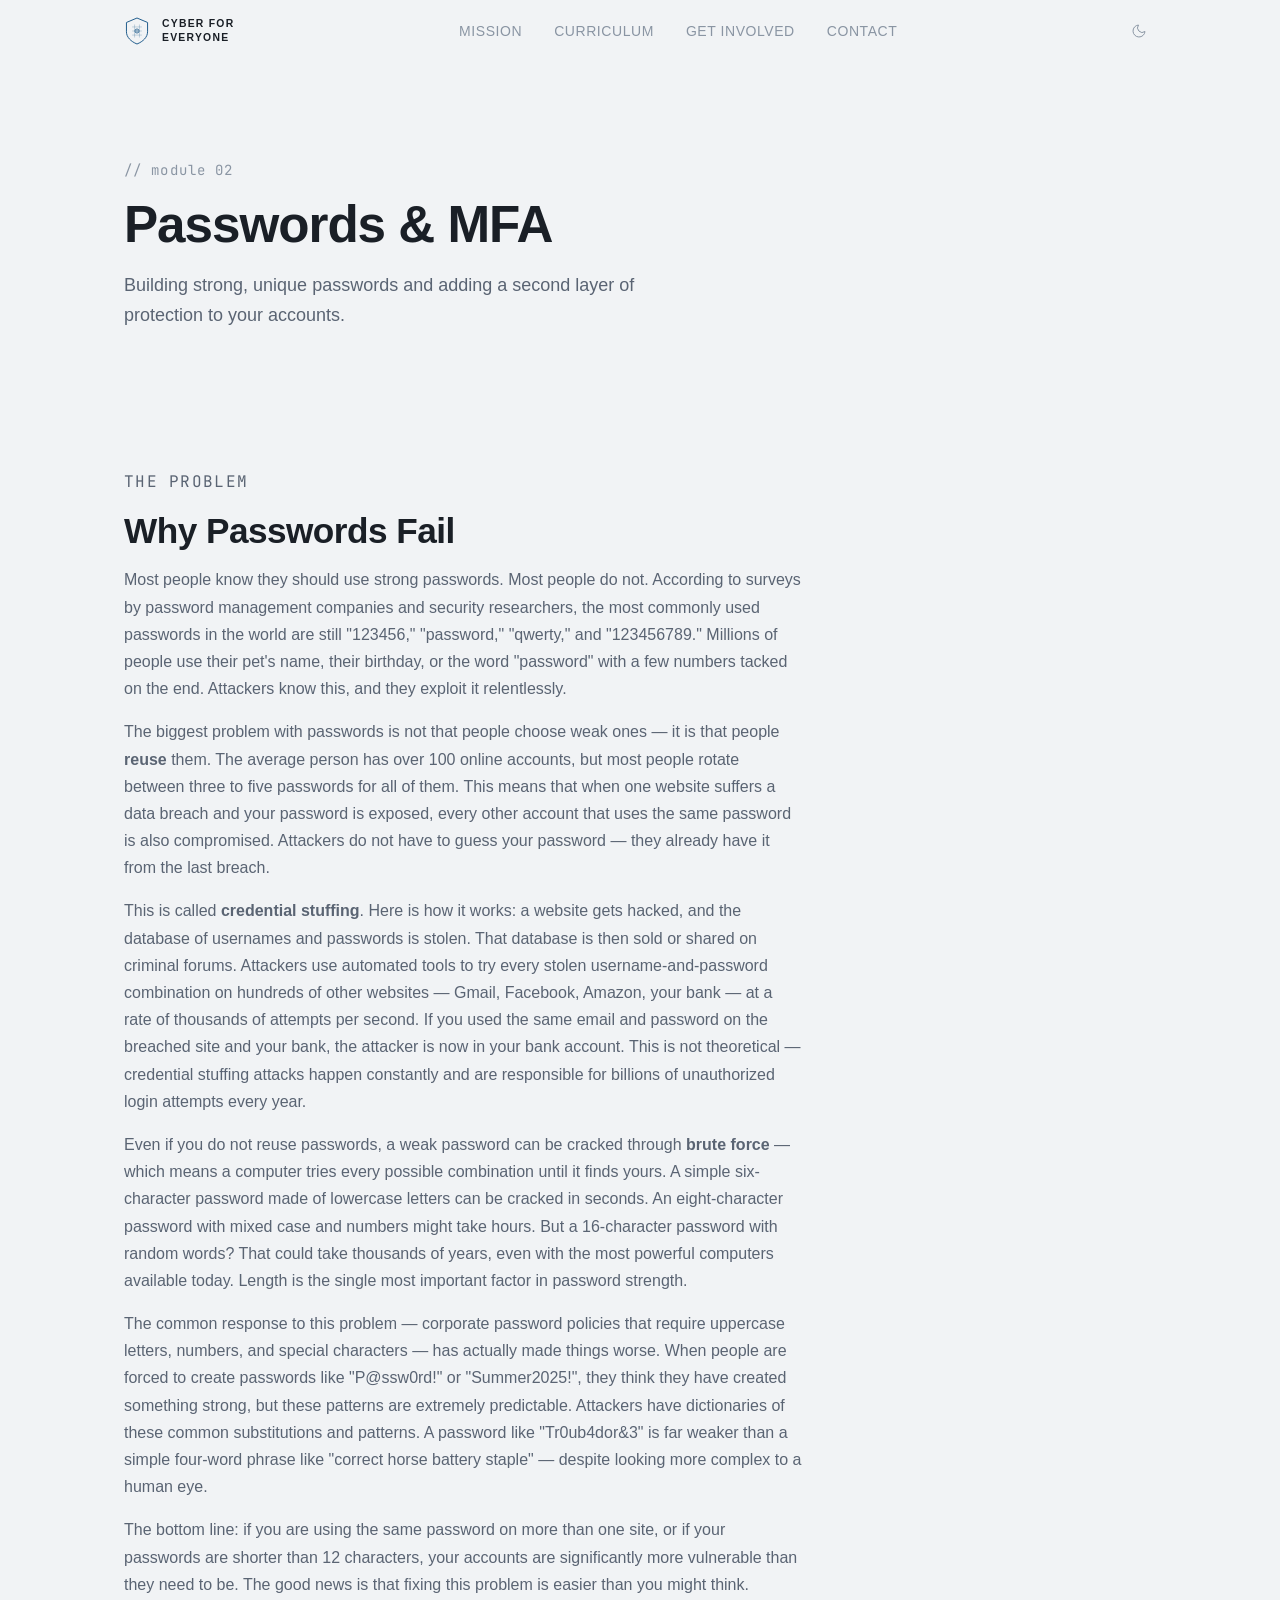
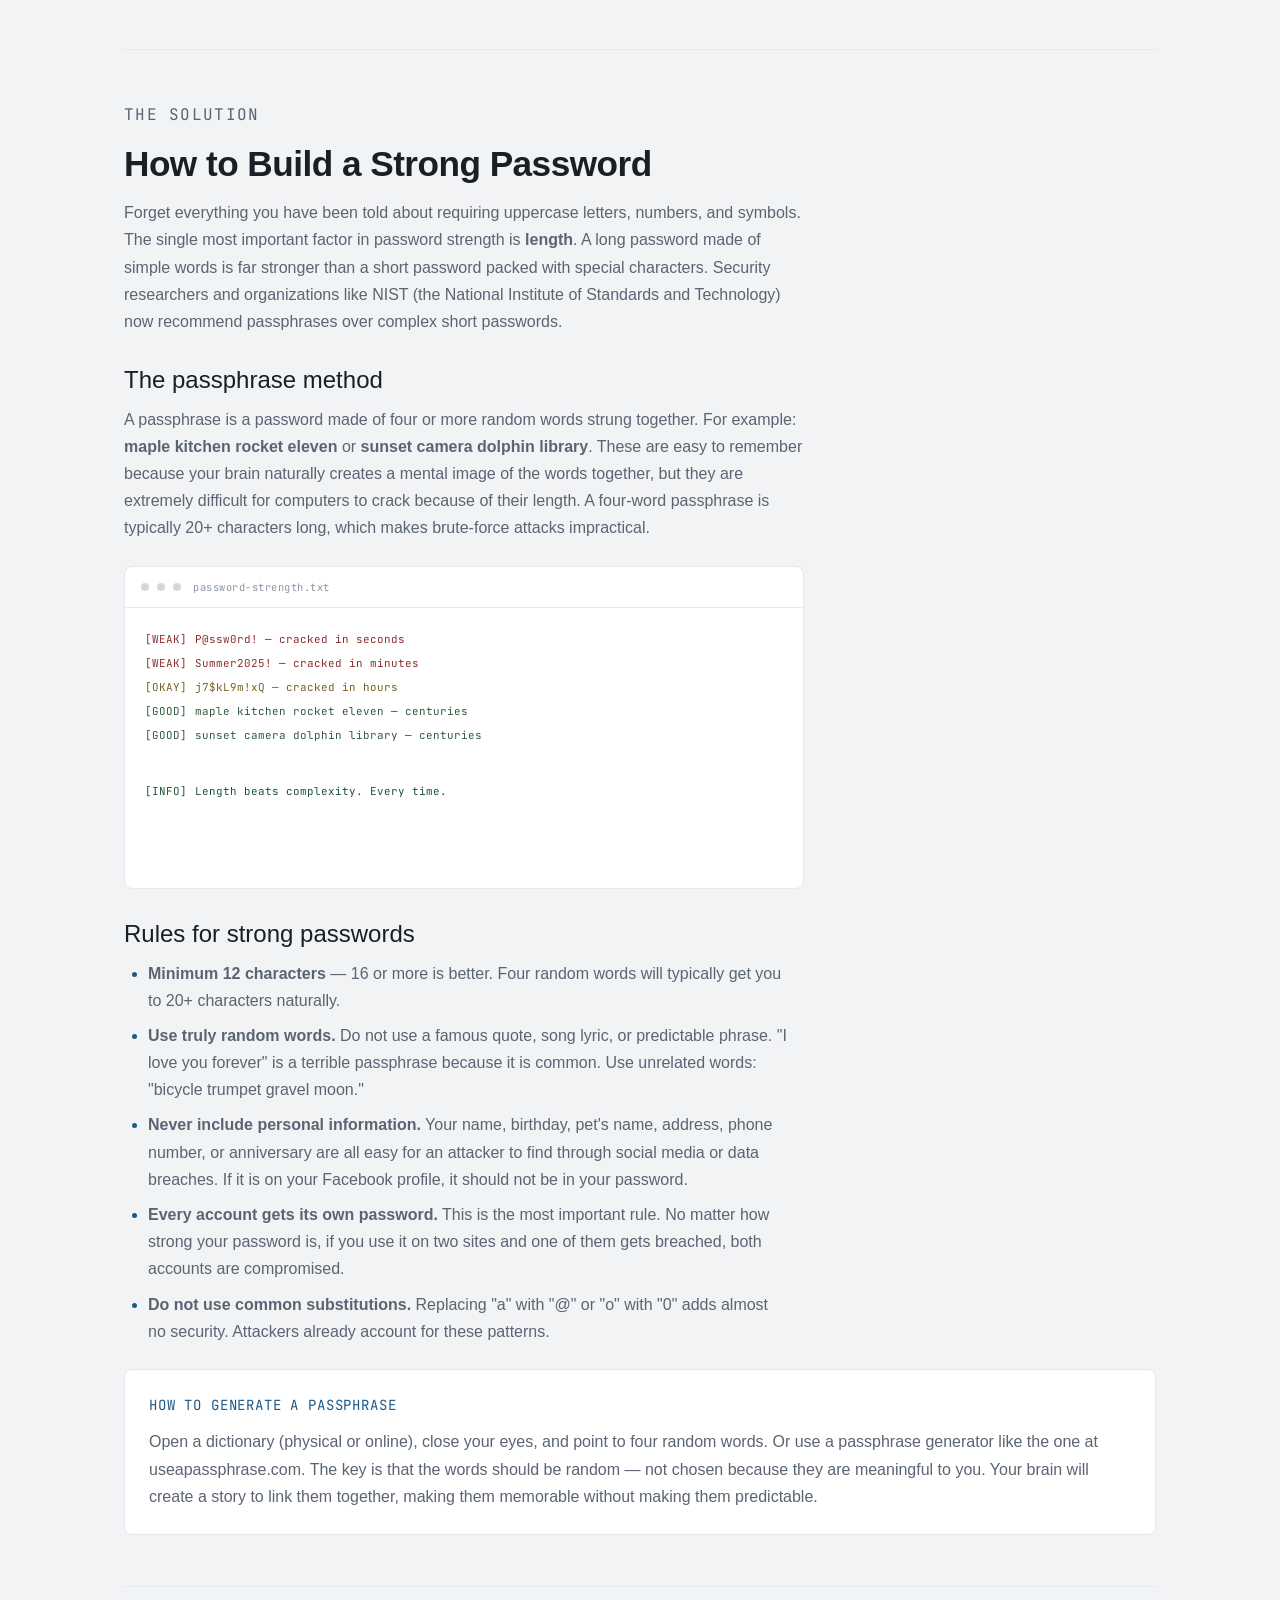
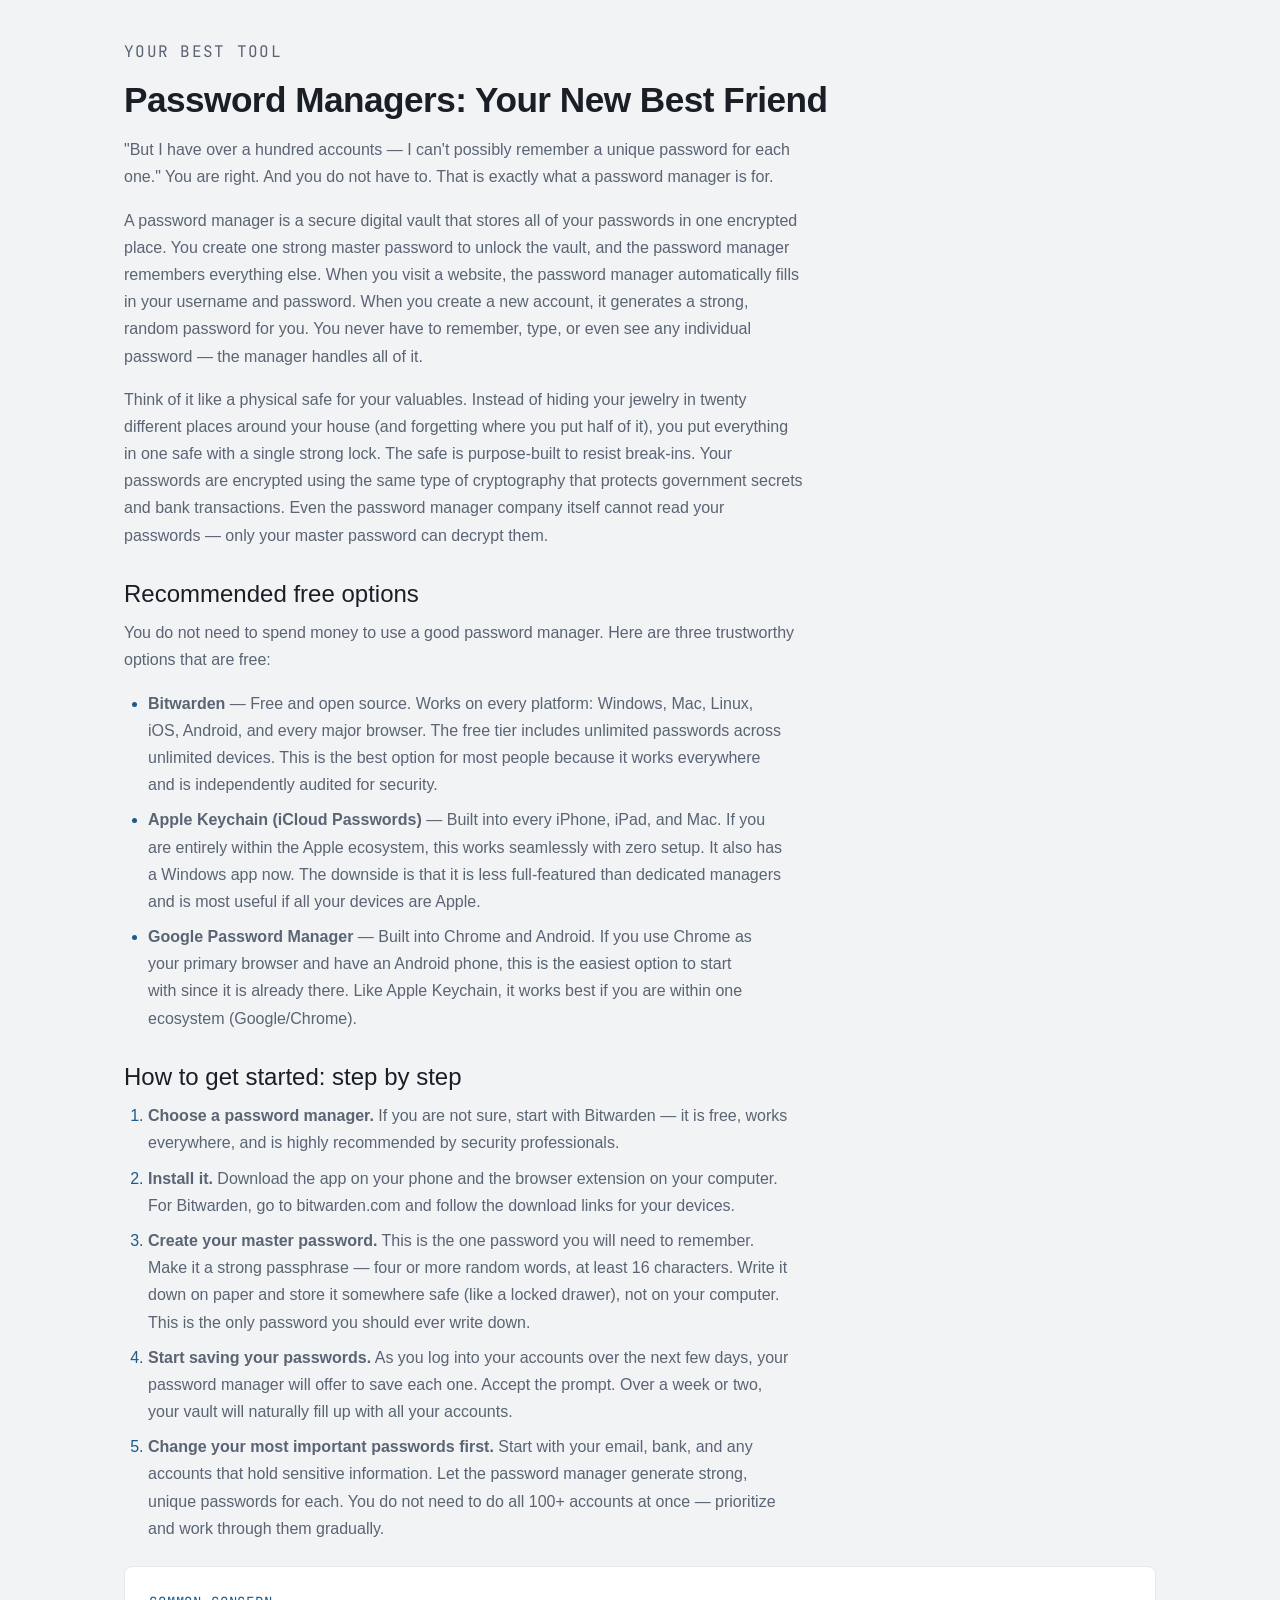
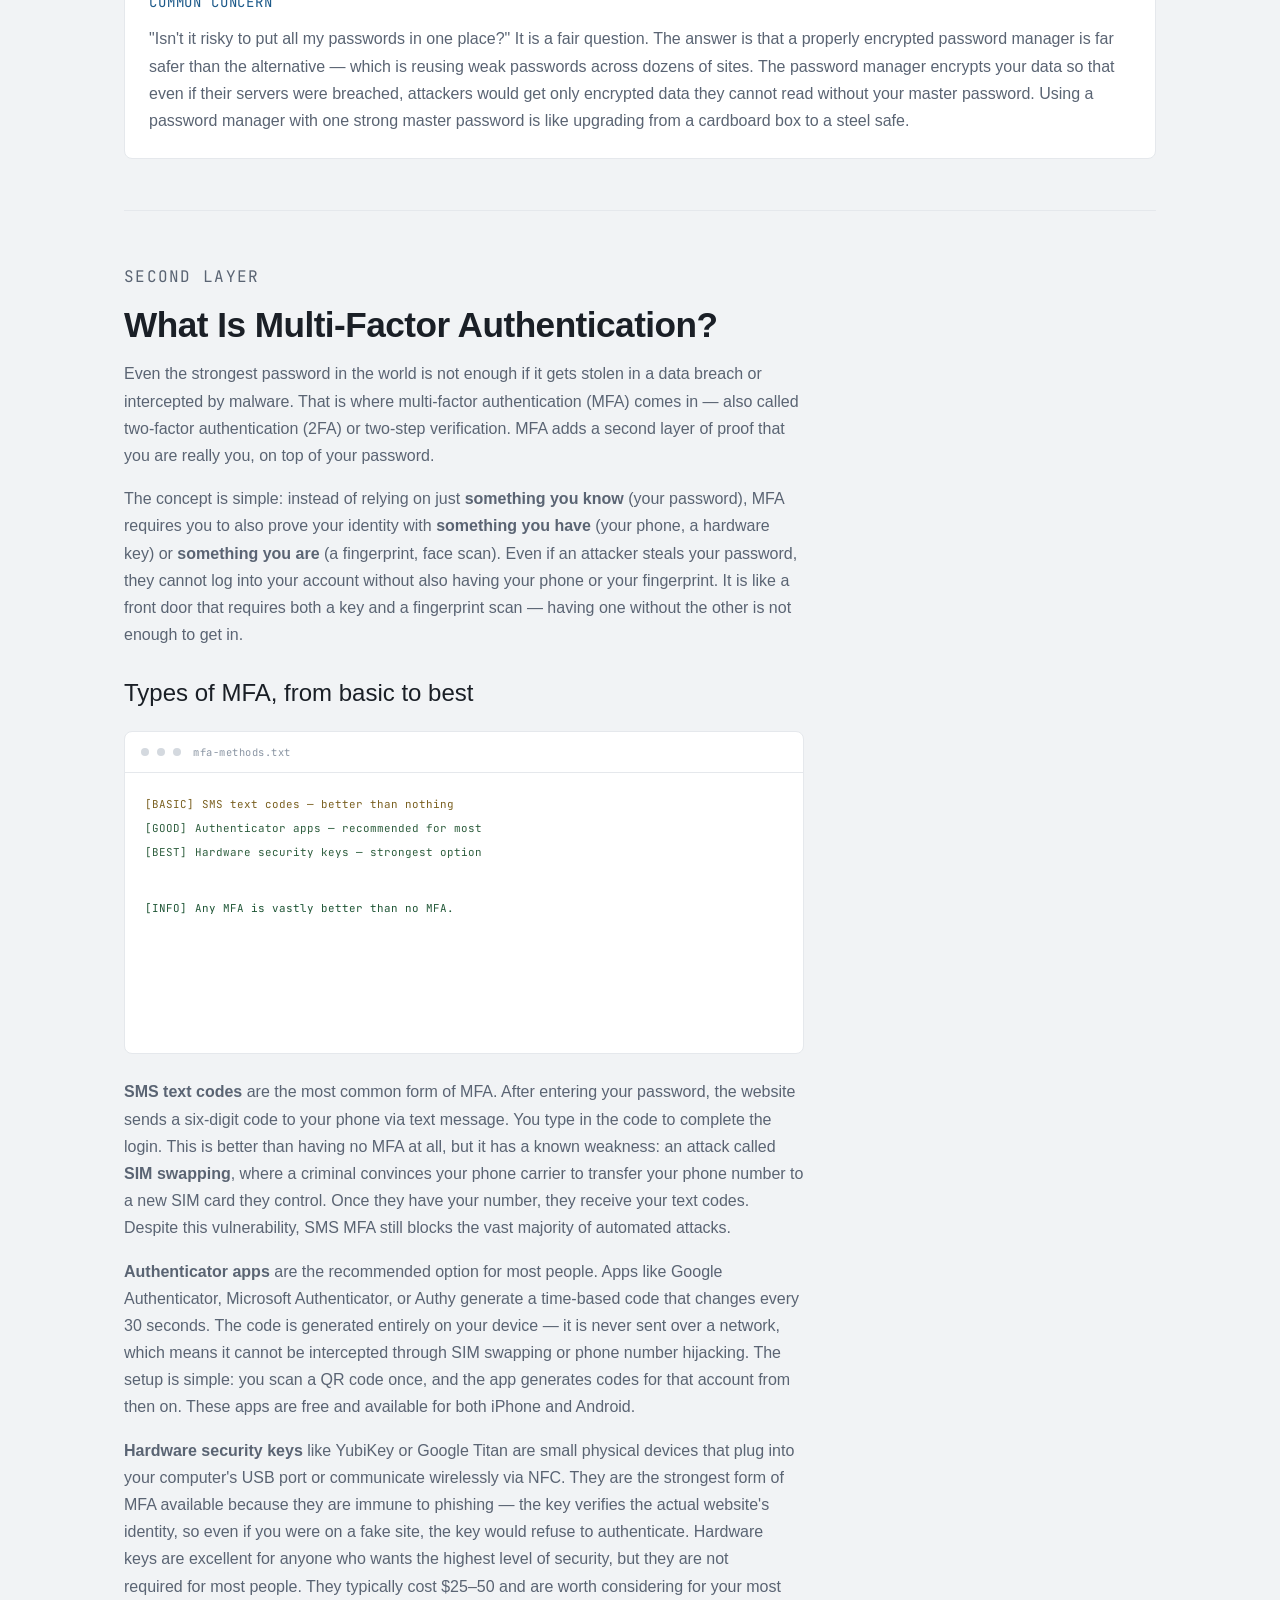
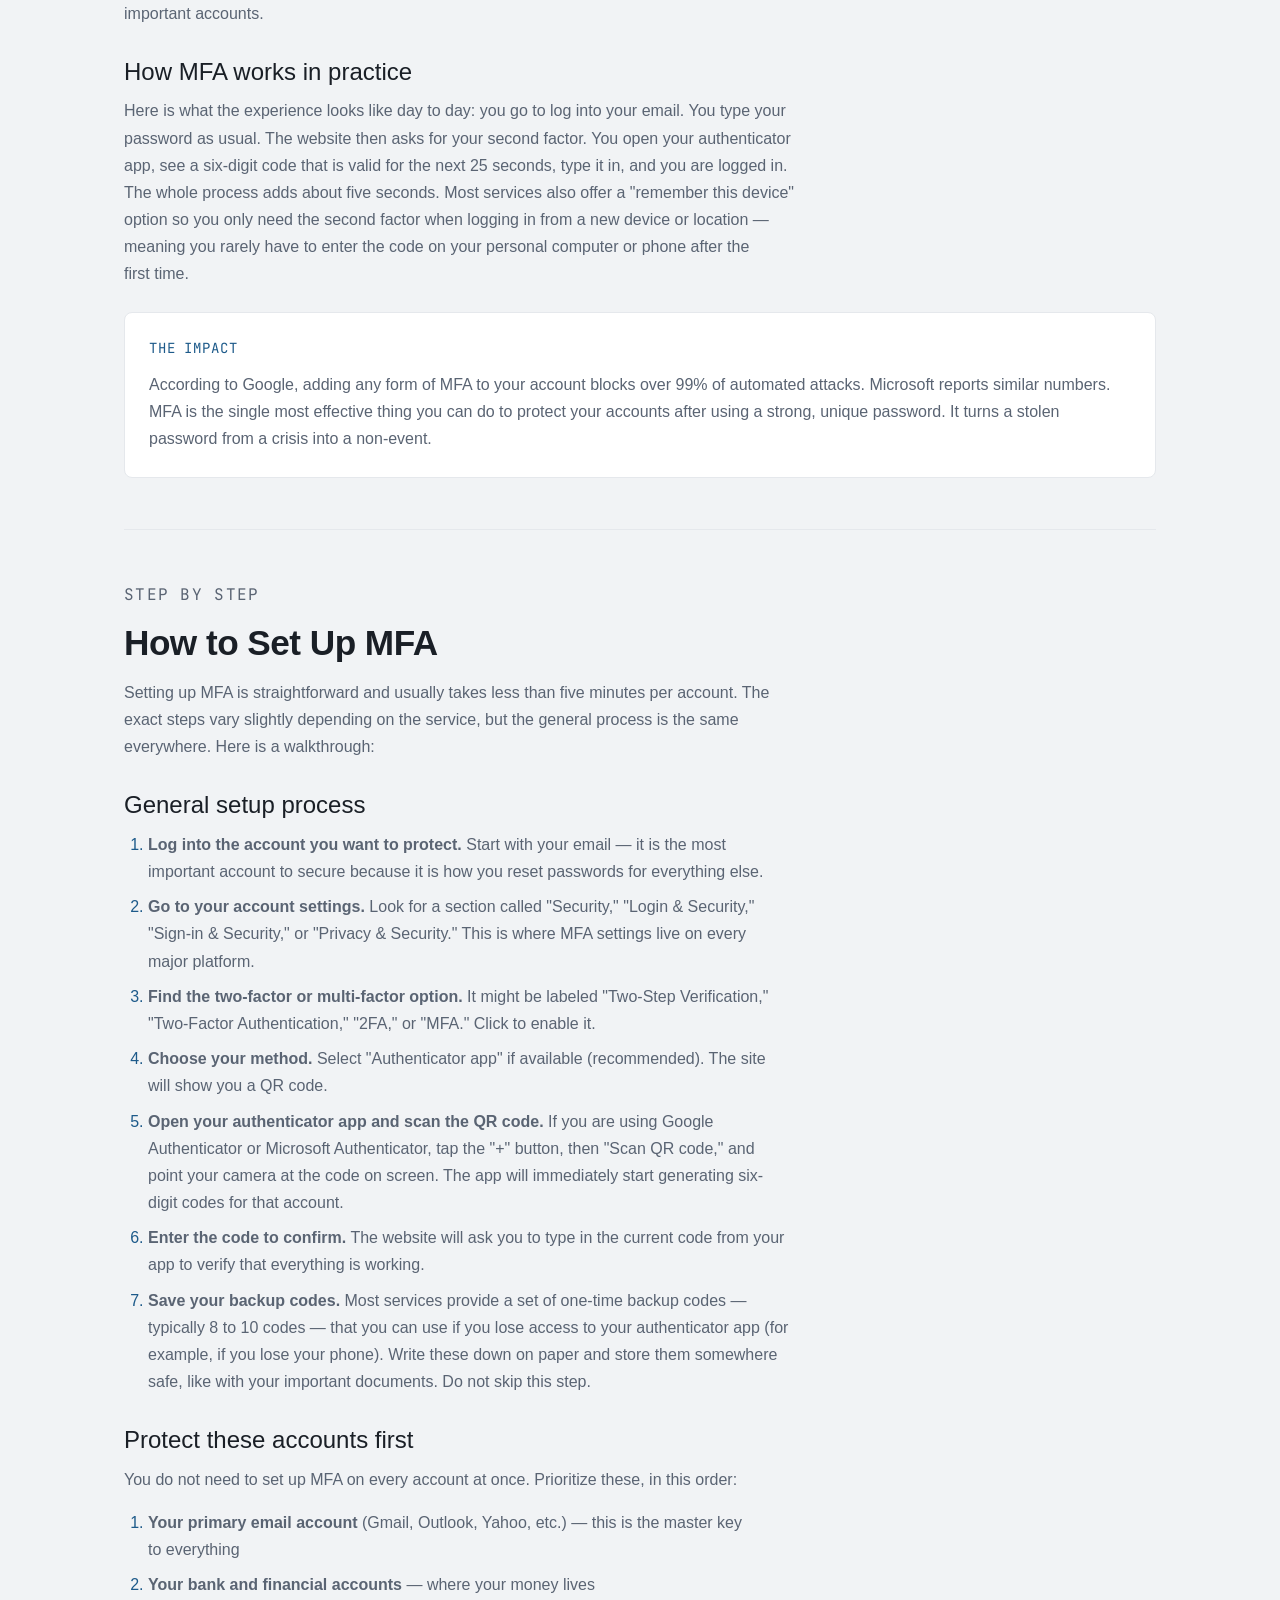
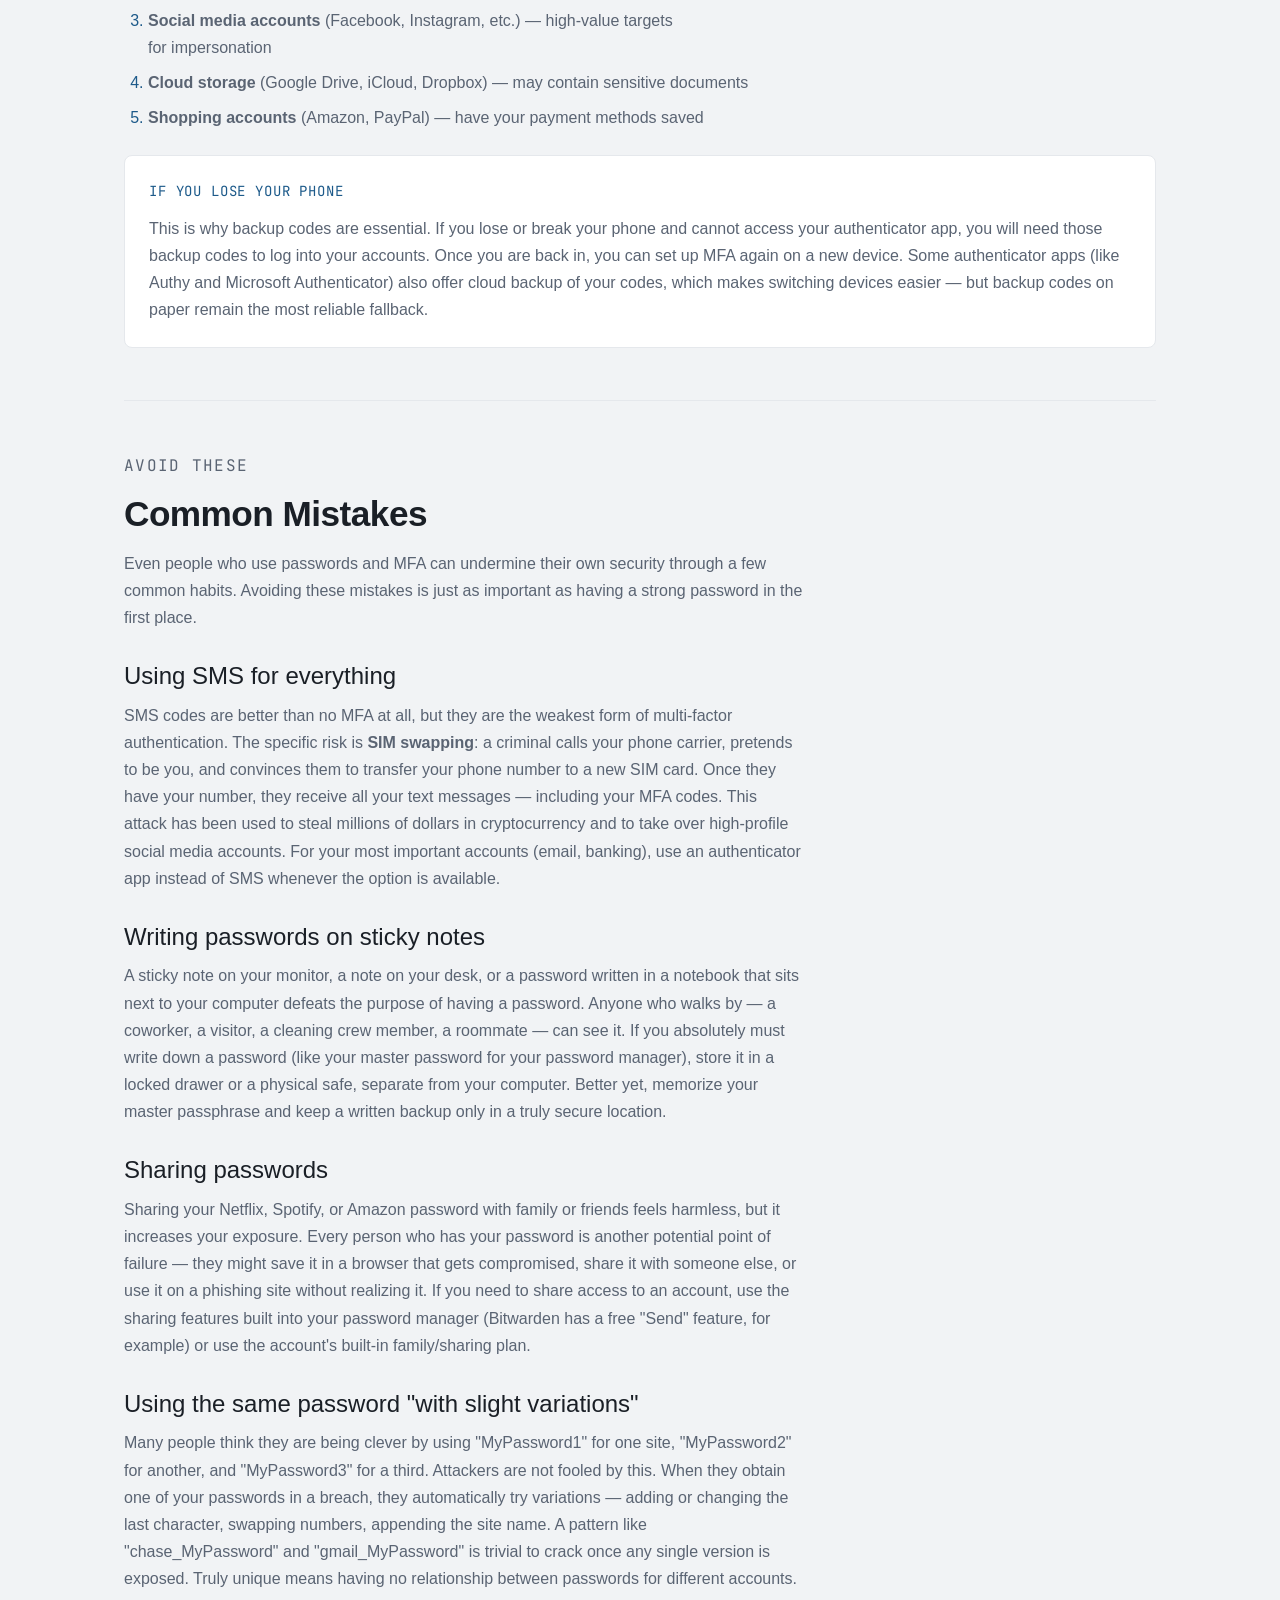
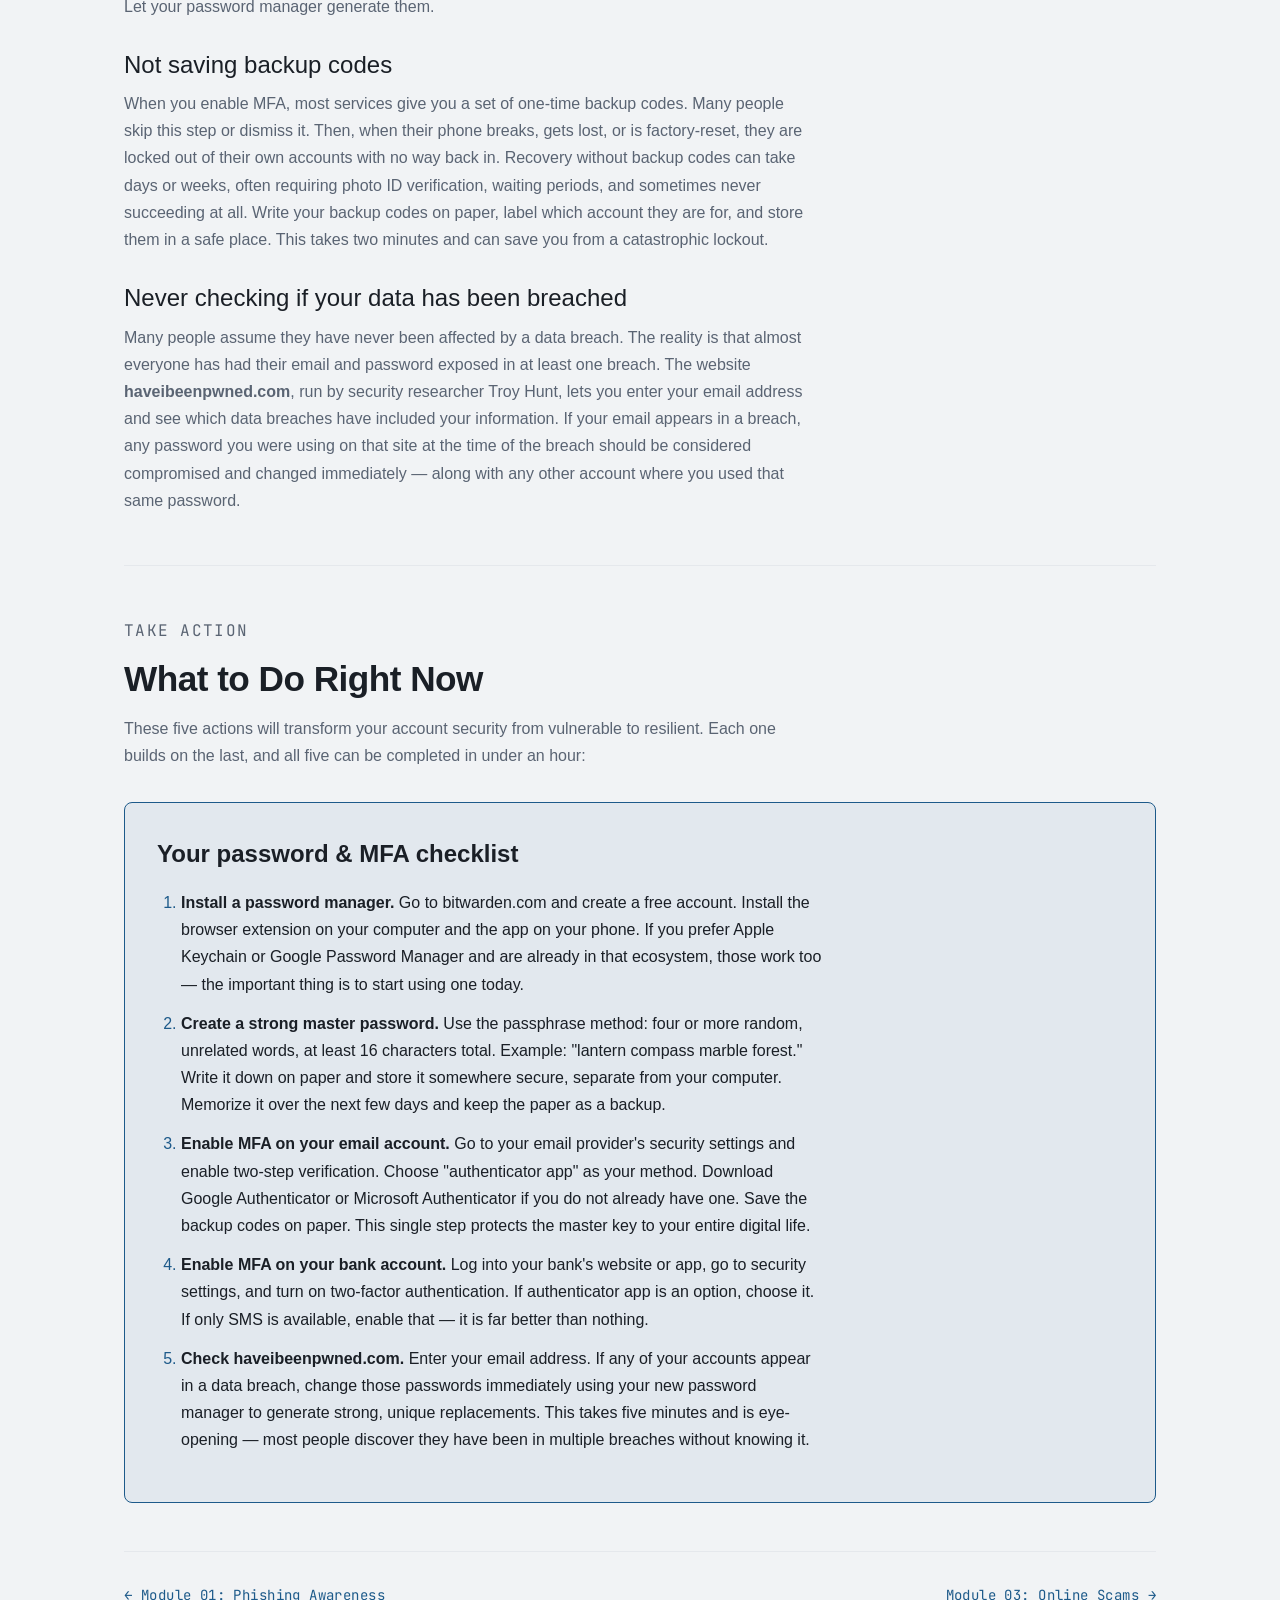
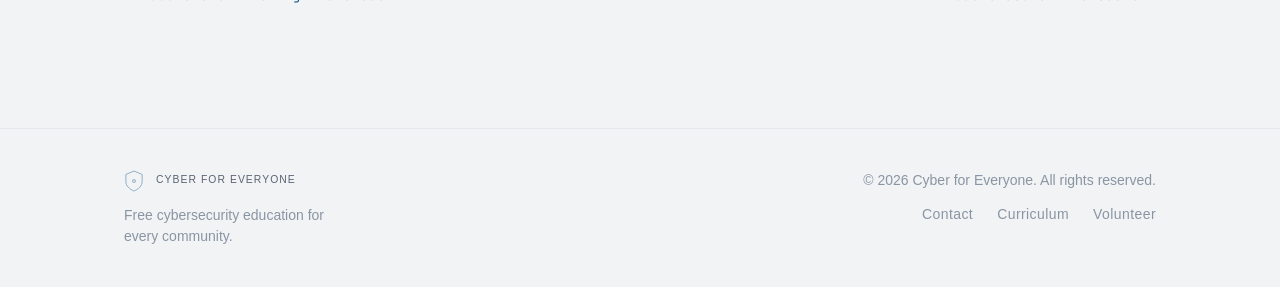
<file: modules/passwords.html>
<!DOCTYPE html>
<html lang="en">
<head>
  <meta charset="utf-8">
  <meta name="viewport" content="width=device-width, initial-scale=1">
  <title>Module 02: Passwords &amp; MFA — Cyber for Everyone</title>
  <meta name="description" content="Learn how to build strong, unique passwords and add multi-factor authentication to protect your accounts. Free cybersecurity education from Cyber for Everyone.">

  <link href="https://api.fontshare.com/v2/css?f[]=clash-display@400,500,600&f[]=satoshi@400,500&display=swap" rel="stylesheet">
  <link rel="preconnect" href="https://fonts.googleapis.com">
  <link rel="preconnect" href="https://fonts.gstatic.com" crossorigin>
  <link href="https://fonts.googleapis.com/css2?family=JetBrains+Mono:wght@400&display=swap" rel="stylesheet">

  <link rel="stylesheet" href="../base.css">
  <link rel="stylesheet" href="../style.css">

  <script>
    (function(){
      var d = matchMedia('(prefers-color-scheme:dark)').matches ? 'dark' : 'light';
      document.documentElement.setAttribute('data-theme', d);
    })();
  </script>

  <style>
    .module-hero { padding-top: clamp(var(--space-16), 10vw, var(--space-24)); padding-bottom: clamp(var(--space-8), 4vw, var(--space-12)); }
    .module-hero__num { font-family: var(--font-mono); font-size: var(--text-xs); color: var(--text-tertiary); letter-spacing: 0.08em; margin-bottom: var(--space-4); }
    .module-hero__title { font-family: var(--font-display); font-size: var(--text-2xl); font-weight: 600; color: var(--text-primary); letter-spacing: -0.02em; margin-bottom: var(--space-4); }
    .module-hero__desc { font-size: var(--text-base); color: var(--text-secondary); max-width: 560px; line-height: 1.7; }
    .module-content { padding-bottom: clamp(var(--space-16), 7vw, var(--space-24)); }
    .module-content h2 { font-family: var(--font-display); font-size: var(--text-xl); font-weight: 600; color: var(--text-primary); margin-bottom: var(--space-4); letter-spacing: -0.015em; }
    .module-content h3 { font-family: var(--font-display); font-size: var(--text-lg); font-weight: 500; color: var(--text-primary); margin-bottom: var(--space-3); margin-top: var(--space-8); }
    .module-content p { font-size: var(--text-sm); color: var(--text-secondary); line-height: 1.7; margin-bottom: var(--space-4); max-width: 680px; }
    .module-content ul, .module-content ol { padding-left: var(--space-6); margin-bottom: var(--space-4); }
    .module-content li { font-size: var(--text-sm); color: var(--text-secondary); line-height: 1.7; margin-bottom: var(--space-2); }
    .module-content li::marker { color: var(--accent); }
    .tip-box { border: 1px solid var(--border-subtle); border-radius: var(--radius-lg); padding: var(--space-6); background: var(--bg-card); margin-block: var(--space-6); }
    .tip-box__label { font-family: var(--font-mono); font-size: var(--text-xs); color: var(--accent); letter-spacing: 0.06em; text-transform: uppercase; margin-bottom: var(--space-3); }
    .tip-box__content { font-size: var(--text-sm); color: var(--text-secondary); line-height: 1.7; }
    .action-checklist { border: 1px solid var(--accent); border-radius: var(--radius-lg); padding: var(--space-8); background: var(--accent-dim); margin-block: var(--space-8); }
    .action-checklist__title { font-family: var(--font-display); font-size: var(--text-lg); font-weight: 600; color: var(--text-primary); margin-bottom: var(--space-4); }
    .action-checklist li { font-size: var(--text-sm); color: var(--text-primary); line-height: 1.7; margin-bottom: var(--space-3); }
    .module-nav { display: flex; justify-content: space-between; padding-block: var(--space-8); border-top: 1px solid var(--border-subtle); margin-top: var(--space-12); }
    .module-nav a { font-family: var(--font-mono); font-size: var(--text-xs); color: var(--accent); text-decoration: none; letter-spacing: 0.03em; transition: opacity var(--transition); }
    .module-nav a:hover { opacity: 0.7; }
    .example-email { /* uses existing threat-panel styles */ }
  </style>
</head>
<body>

  <!-- HEADER -->
  <header class="header" id="header">
    <div class="container header__inner">
      <a href="../index.html" class="header__logo" aria-label="Cyber for Everyone — Home">
        <svg class="header__logo-mark" viewBox="0 0 32 36" fill="none" aria-hidden="true">
          <path d="M16 2L29 7.5V19C29 25.5 23.5 31 16 34C8.5 31 3 25.5 3 19V7.5L16 2Z" stroke="currentColor" stroke-width="1.2"/>
          <line x1="10" y1="13" x2="22" y2="13" stroke="currentColor" stroke-width="0.6" opacity="0.5"/>
          <line x1="10" y1="18" x2="22" y2="18" stroke="currentColor" stroke-width="0.6" opacity="0.5"/>
          <line x1="10" y1="23" x2="22" y2="23" stroke="currentColor" stroke-width="0.6" opacity="0.5"/>
          <line x1="13" y1="10" x2="13" y2="26" stroke="currentColor" stroke-width="0.6" opacity="0.5"/>
          <line x1="19" y1="10" x2="19" y2="26" stroke="currentColor" stroke-width="0.6" opacity="0.5"/>
          <circle cx="16" cy="18" r="2.5" stroke="currentColor" stroke-width="1" fill="none"/>
          <circle cx="16" cy="18" r="0.8" fill="currentColor"/>
        </svg>
        <span class="header__logo-text">Cyber for<br>Everyone</span>
      </a>

      <nav class="header__nav" id="main-nav" aria-label="Main navigation">
        <a href="../index.html#mission">Mission</a>
        <a href="../index.html#curriculum">Curriculum</a>
        <a href="../index.html#get-involved">Get Involved</a>
        <a href="../index.html#contact">Contact</a>
      </nav>

      <div class="header__actions">
        <button class="theme-toggle" data-theme-toggle aria-label="Toggle theme">
          <svg width="16" height="16" viewBox="0 0 24 24" fill="none" stroke="currentColor" stroke-width="1.5">
            <circle cx="12" cy="12" r="5"/>
            <path d="M12 1v2M12 21v2M4.22 4.22l1.42 1.42M18.36 18.36l1.42 1.42M1 12h2M21 12h2M4.22 19.78l1.42-1.42M18.36 5.64l1.42-1.42"/>
          </svg>
        </button>
        <button class="mobile-toggle" id="mobile-toggle" aria-label="Open menu" aria-expanded="false" aria-controls="main-nav">
          <svg width="20" height="20" viewBox="0 0 24 24" fill="none" stroke="currentColor" stroke-width="1.5">
            <path d="M3 12h18M3 6h18M3 18h18"/>
          </svg>
        </button>
      </div>
    </div>
  </header>

  <!-- MODULE HERO -->
  <section class="module-hero" aria-labelledby="module-title">
    <div class="container">
      <p class="module-hero__num">// module 02</p>
      <h1 class="module-hero__title" id="module-title">Passwords &amp; MFA</h1>
      <p class="module-hero__desc">Building strong, unique passwords and adding a second layer of protection to your accounts.</p>
    </div>
  </section>

  <!-- MODULE CONTENT -->
  <section class="module-content">
    <div class="container">

      <!-- SECTION 1: Why Passwords Fail -->
      <div class="fade-in">
        <p class="section-label">The problem</p>
        <h2>Why Passwords Fail</h2>

        <p>Most people know they should use strong passwords. Most people do not. According to surveys by password management companies and security researchers, the most commonly used passwords in the world are still "123456," "password," "qwerty," and "123456789." Millions of people use their pet's name, their birthday, or the word "password" with a few numbers tacked on the end. Attackers know this, and they exploit it relentlessly.</p>

        <p>The biggest problem with passwords is not that people choose weak ones — it is that people <strong>reuse</strong> them. The average person has over 100 online accounts, but most people rotate between three to five passwords for all of them. This means that when one website suffers a data breach and your password is exposed, every other account that uses the same password is also compromised. Attackers do not have to guess your password — they already have it from the last breach.</p>

        <p>This is called <strong>credential stuffing</strong>. Here is how it works: a website gets hacked, and the database of usernames and passwords is stolen. That database is then sold or shared on criminal forums. Attackers use automated tools to try every stolen username-and-password combination on hundreds of other websites — Gmail, Facebook, Amazon, your bank — at a rate of thousands of attempts per second. If you used the same email and password on the breached site and your bank, the attacker is now in your bank account. This is not theoretical — credential stuffing attacks happen constantly and are responsible for billions of unauthorized login attempts every year.</p>

        <p>Even if you do not reuse passwords, a weak password can be cracked through <strong>brute force</strong> — which means a computer tries every possible combination until it finds yours. A simple six-character password made of lowercase letters can be cracked in seconds. An eight-character password with mixed case and numbers might take hours. But a 16-character password with random words? That could take thousands of years, even with the most powerful computers available today. Length is the single most important factor in password strength.</p>

        <p>The common response to this problem — corporate password policies that require uppercase letters, numbers, and special characters — has actually made things worse. When people are forced to create passwords like "P@ssw0rd!" or "Summer2025!", they think they have created something strong, but these patterns are extremely predictable. Attackers have dictionaries of these common substitutions and patterns. A password like "Tr0ub4dor&3" is far weaker than a simple four-word phrase like "correct horse battery staple" — despite looking more complex to a human eye.</p>

        <p>The bottom line: if you are using the same password on more than one site, or if your passwords are shorter than 12 characters, your accounts are significantly more vulnerable than they need to be. The good news is that fixing this problem is easier than you might think.</p>
      </div>

      <hr class="divider" style="margin-block: clamp(var(--space-10), 4vw, var(--space-16));">

      <!-- SECTION 2: How to Build a Strong Password -->
      <div class="fade-in">
        <p class="section-label">The solution</p>
        <h2>How to Build a Strong Password</h2>

        <p>Forget everything you have been told about requiring uppercase letters, numbers, and symbols. The single most important factor in password strength is <strong>length</strong>. A long password made of simple words is far stronger than a short password packed with special characters. Security researchers and organizations like NIST (the National Institute of Standards and Technology) now recommend passphrases over complex short passwords.</p>

        <h3>The passphrase method</h3>
        <p>A passphrase is a password made of four or more random words strung together. For example: <strong>maple kitchen rocket eleven</strong> or <strong>sunset camera dolphin library</strong>. These are easy to remember because your brain naturally creates a mental image of the words together, but they are extremely difficult for computers to crack because of their length. A four-word passphrase is typically 20+ characters long, which makes brute-force attacks impractical.</p>

        <!-- Password comparison panel -->
        <div class="threat-panel" style="margin-block: var(--space-6); max-width: 680px;">
          <div class="threat-panel__bar">
            <span class="threat-panel__dot"></span>
            <span class="threat-panel__dot"></span>
            <span class="threat-panel__dot"></span>
            <span class="threat-panel__label">password-strength.txt</span>
          </div>
          <div class="threat-panel__body" style="line-height: 2.2;">
            <div class="threat-line threat-line--high"><span class="threat-tag">[WEAK]</span> P@ssw0rd!  — cracked in seconds</div>
            <div class="threat-line threat-line--high"><span class="threat-tag">[WEAK]</span> Summer2025!  — cracked in minutes</div>
            <div class="threat-line threat-line--med"><span class="threat-tag">[OKAY]</span> j7$kL9m!xQ  — cracked in hours</div>
            <div class="threat-line threat-line--low"><span class="threat-tag">[GOOD]</span> maple kitchen rocket eleven  — centuries</div>
            <div class="threat-line threat-line--low"><span class="threat-tag">[GOOD]</span> sunset camera dolphin library  — centuries</div>
            <div class="threat-line">&nbsp;</div>
            <div class="threat-line threat-status"><span class="threat-tag threat-tag--ok">[INFO]</span> Length beats complexity. Every time.</div>
          </div>
        </div>

        <h3>Rules for strong passwords</h3>
        <ul>
          <li><strong>Minimum 12 characters</strong> — 16 or more is better. Four random words will typically get you to 20+ characters naturally.</li>
          <li><strong>Use truly random words.</strong> Do not use a famous quote, song lyric, or predictable phrase. "I love you forever" is a terrible passphrase because it is common. Use unrelated words: "bicycle trumpet gravel moon."</li>
          <li><strong>Never include personal information.</strong> Your name, birthday, pet's name, address, phone number, or anniversary are all easy for an attacker to find through social media or data breaches. If it is on your Facebook profile, it should not be in your password.</li>
          <li><strong>Every account gets its own password.</strong> This is the most important rule. No matter how strong your password is, if you use it on two sites and one of them gets breached, both accounts are compromised.</li>
          <li><strong>Do not use common substitutions.</strong> Replacing "a" with "@" or "o" with "0" adds almost no security. Attackers already account for these patterns.</li>
        </ul>

        <div class="tip-box">
          <div class="tip-box__label">How to generate a passphrase</div>
          <div class="tip-box__content">Open a dictionary (physical or online), close your eyes, and point to four random words. Or use a passphrase generator like the one at useapassphrase.com. The key is that the words should be random — not chosen because they are meaningful to you. Your brain will create a story to link them together, making them memorable without making them predictable.</div>
        </div>
      </div>

      <hr class="divider" style="margin-block: clamp(var(--space-10), 4vw, var(--space-16));">

      <!-- SECTION 3: Password Managers -->
      <div class="fade-in">
        <p class="section-label">Your best tool</p>
        <h2>Password Managers: Your New Best Friend</h2>

        <p>"But I have over a hundred accounts — I can't possibly remember a unique password for each one." You are right. And you do not have to. That is exactly what a password manager is for.</p>

        <p>A password manager is a secure digital vault that stores all of your passwords in one encrypted place. You create one strong master password to unlock the vault, and the password manager remembers everything else. When you visit a website, the password manager automatically fills in your username and password. When you create a new account, it generates a strong, random password for you. You never have to remember, type, or even see any individual password — the manager handles all of it.</p>

        <p>Think of it like a physical safe for your valuables. Instead of hiding your jewelry in twenty different places around your house (and forgetting where you put half of it), you put everything in one safe with a single strong lock. The safe is purpose-built to resist break-ins. Your passwords are encrypted using the same type of cryptography that protects government secrets and bank transactions. Even the password manager company itself cannot read your passwords — only your master password can decrypt them.</p>

        <h3>Recommended free options</h3>

        <p>You do not need to spend money to use a good password manager. Here are three trustworthy options that are free:</p>

        <ul>
          <li><strong>Bitwarden</strong> — Free and open source. Works on every platform: Windows, Mac, Linux, iOS, Android, and every major browser. The free tier includes unlimited passwords across unlimited devices. This is the best option for most people because it works everywhere and is independently audited for security.</li>
          <li><strong>Apple Keychain (iCloud Passwords)</strong> — Built into every iPhone, iPad, and Mac. If you are entirely within the Apple ecosystem, this works seamlessly with zero setup. It also has a Windows app now. The downside is that it is less full-featured than dedicated managers and is most useful if all your devices are Apple.</li>
          <li><strong>Google Password Manager</strong> — Built into Chrome and Android. If you use Chrome as your primary browser and have an Android phone, this is the easiest option to start with since it is already there. Like Apple Keychain, it works best if you are within one ecosystem (Google/Chrome).</li>
        </ul>

        <h3>How to get started: step by step</h3>
        <ol>
          <li><strong>Choose a password manager.</strong> If you are not sure, start with Bitwarden — it is free, works everywhere, and is highly recommended by security professionals.</li>
          <li><strong>Install it.</strong> Download the app on your phone and the browser extension on your computer. For Bitwarden, go to bitwarden.com and follow the download links for your devices.</li>
          <li><strong>Create your master password.</strong> This is the one password you will need to remember. Make it a strong passphrase — four or more random words, at least 16 characters. Write it down on paper and store it somewhere safe (like a locked drawer), not on your computer. This is the only password you should ever write down.</li>
          <li><strong>Start saving your passwords.</strong> As you log into your accounts over the next few days, your password manager will offer to save each one. Accept the prompt. Over a week or two, your vault will naturally fill up with all your accounts.</li>
          <li><strong>Change your most important passwords first.</strong> Start with your email, bank, and any accounts that hold sensitive information. Let the password manager generate strong, unique passwords for each. You do not need to do all 100+ accounts at once — prioritize and work through them gradually.</li>
        </ol>

        <div class="tip-box">
          <div class="tip-box__label">Common concern</div>
          <div class="tip-box__content">"Isn't it risky to put all my passwords in one place?" It is a fair question. The answer is that a properly encrypted password manager is far safer than the alternative — which is reusing weak passwords across dozens of sites. The password manager encrypts your data so that even if their servers were breached, attackers would get only encrypted data they cannot read without your master password. Using a password manager with one strong master password is like upgrading from a cardboard box to a steel safe.</div>
        </div>
      </div>

      <hr class="divider" style="margin-block: clamp(var(--space-10), 4vw, var(--space-16));">

      <!-- SECTION 4: What Is MFA? -->
      <div class="fade-in">
        <p class="section-label">Second layer</p>
        <h2>What Is Multi-Factor Authentication?</h2>

        <p>Even the strongest password in the world is not enough if it gets stolen in a data breach or intercepted by malware. That is where multi-factor authentication (MFA) comes in — also called two-factor authentication (2FA) or two-step verification. MFA adds a second layer of proof that you are really you, on top of your password.</p>

        <p>The concept is simple: instead of relying on just <strong>something you know</strong> (your password), MFA requires you to also prove your identity with <strong>something you have</strong> (your phone, a hardware key) or <strong>something you are</strong> (a fingerprint, face scan). Even if an attacker steals your password, they cannot log into your account without also having your phone or your fingerprint. It is like a front door that requires both a key and a fingerprint scan — having one without the other is not enough to get in.</p>

        <h3>Types of MFA, from basic to best</h3>

        <!-- MFA comparison panel -->
        <div class="threat-panel" style="margin-block: var(--space-6); max-width: 680px;">
          <div class="threat-panel__bar">
            <span class="threat-panel__dot"></span>
            <span class="threat-panel__dot"></span>
            <span class="threat-panel__dot"></span>
            <span class="threat-panel__label">mfa-methods.txt</span>
          </div>
          <div class="threat-panel__body" style="line-height: 2.2;">
            <div class="threat-line threat-line--med"><span class="threat-tag">[BASIC]</span> SMS text codes — better than nothing</div>
            <div class="threat-line threat-line--low"><span class="threat-tag">[GOOD]</span> Authenticator apps — recommended for most</div>
            <div class="threat-line threat-line--low"><span class="threat-tag">[BEST]</span> Hardware security keys — strongest option</div>
            <div class="threat-line">&nbsp;</div>
            <div class="threat-line threat-status"><span class="threat-tag threat-tag--ok">[INFO]</span> Any MFA is vastly better than no MFA.</div>
          </div>
        </div>

        <p><strong>SMS text codes</strong> are the most common form of MFA. After entering your password, the website sends a six-digit code to your phone via text message. You type in the code to complete the login. This is better than having no MFA at all, but it has a known weakness: an attack called <strong>SIM swapping</strong>, where a criminal convinces your phone carrier to transfer your phone number to a new SIM card they control. Once they have your number, they receive your text codes. Despite this vulnerability, SMS MFA still blocks the vast majority of automated attacks.</p>

        <p><strong>Authenticator apps</strong> are the recommended option for most people. Apps like Google Authenticator, Microsoft Authenticator, or Authy generate a time-based code that changes every 30 seconds. The code is generated entirely on your device — it is never sent over a network, which means it cannot be intercepted through SIM swapping or phone number hijacking. The setup is simple: you scan a QR code once, and the app generates codes for that account from then on. These apps are free and available for both iPhone and Android.</p>

        <p><strong>Hardware security keys</strong> like YubiKey or Google Titan are small physical devices that plug into your computer's USB port or communicate wirelessly via NFC. They are the strongest form of MFA available because they are immune to phishing — the key verifies the actual website's identity, so even if you were on a fake site, the key would refuse to authenticate. Hardware keys are excellent for anyone who wants the highest level of security, but they are not required for most people. They typically cost $25–50 and are worth considering for your most important accounts.</p>

        <h3>How MFA works in practice</h3>
        <p>Here is what the experience looks like day to day: you go to log into your email. You type your password as usual. The website then asks for your second factor. You open your authenticator app, see a six-digit code that is valid for the next 25 seconds, type it in, and you are logged in. The whole process adds about five seconds. Most services also offer a "remember this device" option so you only need the second factor when logging in from a new device or location — meaning you rarely have to enter the code on your personal computer or phone after the first time.</p>

        <div class="tip-box">
          <div class="tip-box__label">The impact</div>
          <div class="tip-box__content">According to Google, adding any form of MFA to your account blocks over 99% of automated attacks. Microsoft reports similar numbers. MFA is the single most effective thing you can do to protect your accounts after using a strong, unique password. It turns a stolen password from a crisis into a non-event.</div>
        </div>
      </div>

      <hr class="divider" style="margin-block: clamp(var(--space-10), 4vw, var(--space-16));">

      <!-- SECTION 5: How to Set Up MFA -->
      <div class="fade-in">
        <p class="section-label">Step by step</p>
        <h2>How to Set Up MFA</h2>

        <p>Setting up MFA is straightforward and usually takes less than five minutes per account. The exact steps vary slightly depending on the service, but the general process is the same everywhere. Here is a walkthrough:</p>

        <h3>General setup process</h3>
        <ol>
          <li><strong>Log into the account you want to protect.</strong> Start with your email — it is the most important account to secure because it is how you reset passwords for everything else.</li>
          <li><strong>Go to your account settings.</strong> Look for a section called "Security," "Login & Security," "Sign-in & Security," or "Privacy & Security." This is where MFA settings live on every major platform.</li>
          <li><strong>Find the two-factor or multi-factor option.</strong> It might be labeled "Two-Step Verification," "Two-Factor Authentication," "2FA," or "MFA." Click to enable it.</li>
          <li><strong>Choose your method.</strong> Select "Authenticator app" if available (recommended). The site will show you a QR code.</li>
          <li><strong>Open your authenticator app and scan the QR code.</strong> If you are using Google Authenticator or Microsoft Authenticator, tap the "+" button, then "Scan QR code," and point your camera at the code on screen. The app will immediately start generating six-digit codes for that account.</li>
          <li><strong>Enter the code to confirm.</strong> The website will ask you to type in the current code from your app to verify that everything is working.</li>
          <li><strong>Save your backup codes.</strong> Most services provide a set of one-time backup codes — typically 8 to 10 codes — that you can use if you lose access to your authenticator app (for example, if you lose your phone). Write these down on paper and store them somewhere safe, like with your important documents. Do not skip this step.</li>
        </ol>

        <h3>Protect these accounts first</h3>
        <p>You do not need to set up MFA on every account at once. Prioritize these, in this order:</p>
        <ol>
          <li><strong>Your primary email account</strong> (Gmail, Outlook, Yahoo, etc.) — this is the master key to everything</li>
          <li><strong>Your bank and financial accounts</strong> — where your money lives</li>
          <li><strong>Social media accounts</strong> (Facebook, Instagram, etc.) — high-value targets for impersonation</li>
          <li><strong>Cloud storage</strong> (Google Drive, iCloud, Dropbox) — may contain sensitive documents</li>
          <li><strong>Shopping accounts</strong> (Amazon, PayPal) — have your payment methods saved</li>
        </ol>

        <div class="tip-box">
          <div class="tip-box__label">If you lose your phone</div>
          <div class="tip-box__content">This is why backup codes are essential. If you lose or break your phone and cannot access your authenticator app, you will need those backup codes to log into your accounts. Once you are back in, you can set up MFA again on a new device. Some authenticator apps (like Authy and Microsoft Authenticator) also offer cloud backup of your codes, which makes switching devices easier — but backup codes on paper remain the most reliable fallback.</div>
        </div>
      </div>

      <hr class="divider" style="margin-block: clamp(var(--space-10), 4vw, var(--space-16));">

      <!-- SECTION 6: Common Mistakes -->
      <div class="fade-in">
        <p class="section-label">Avoid these</p>
        <h2>Common Mistakes</h2>

        <p>Even people who use passwords and MFA can undermine their own security through a few common habits. Avoiding these mistakes is just as important as having a strong password in the first place.</p>

        <h3>Using SMS for everything</h3>
        <p>SMS codes are better than no MFA at all, but they are the weakest form of multi-factor authentication. The specific risk is <strong>SIM swapping</strong>: a criminal calls your phone carrier, pretends to be you, and convinces them to transfer your phone number to a new SIM card. Once they have your number, they receive all your text messages — including your MFA codes. This attack has been used to steal millions of dollars in cryptocurrency and to take over high-profile social media accounts. For your most important accounts (email, banking), use an authenticator app instead of SMS whenever the option is available.</p>

        <h3>Writing passwords on sticky notes</h3>
        <p>A sticky note on your monitor, a note on your desk, or a password written in a notebook that sits next to your computer defeats the purpose of having a password. Anyone who walks by — a coworker, a visitor, a cleaning crew member, a roommate — can see it. If you absolutely must write down a password (like your master password for your password manager), store it in a locked drawer or a physical safe, separate from your computer. Better yet, memorize your master passphrase and keep a written backup only in a truly secure location.</p>

        <h3>Sharing passwords</h3>
        <p>Sharing your Netflix, Spotify, or Amazon password with family or friends feels harmless, but it increases your exposure. Every person who has your password is another potential point of failure — they might save it in a browser that gets compromised, share it with someone else, or use it on a phishing site without realizing it. If you need to share access to an account, use the sharing features built into your password manager (Bitwarden has a free "Send" feature, for example) or use the account's built-in family/sharing plan.</p>

        <h3>Using the same password "with slight variations"</h3>
        <p>Many people think they are being clever by using "MyPassword1" for one site, "MyPassword2" for another, and "MyPassword3" for a third. Attackers are not fooled by this. When they obtain one of your passwords in a breach, they automatically try variations — adding or changing the last character, swapping numbers, appending the site name. A pattern like "chase_MyPassword" and "gmail_MyPassword" is trivial to crack once any single version is exposed. Truly unique means having no relationship between passwords for different accounts. Let your password manager generate them.</p>

        <h3>Not saving backup codes</h3>
        <p>When you enable MFA, most services give you a set of one-time backup codes. Many people skip this step or dismiss it. Then, when their phone breaks, gets lost, or is factory-reset, they are locked out of their own accounts with no way back in. Recovery without backup codes can take days or weeks, often requiring photo ID verification, waiting periods, and sometimes never succeeding at all. Write your backup codes on paper, label which account they are for, and store them in a safe place. This takes two minutes and can save you from a catastrophic lockout.</p>

        <h3>Never checking if your data has been breached</h3>
        <p>Many people assume they have never been affected by a data breach. The reality is that almost everyone has had their email and password exposed in at least one breach. The website <strong>haveibeenpwned.com</strong>, run by security researcher Troy Hunt, lets you enter your email address and see which data breaches have included your information. If your email appears in a breach, any password you were using on that site at the time of the breach should be considered compromised and changed immediately — along with any other account where you used that same password.</p>
      </div>

      <hr class="divider" style="margin-block: clamp(var(--space-10), 4vw, var(--space-16));">

      <!-- SECTION 7: Action Checklist -->
      <div class="fade-in">
        <p class="section-label">Take action</p>
        <h2>What to Do Right Now</h2>

        <p>These five actions will transform your account security from vulnerable to resilient. Each one builds on the last, and all five can be completed in under an hour:</p>

        <div class="action-checklist">
          <div class="action-checklist__title">Your password &amp; MFA checklist</div>
          <ol>
            <li><strong>Install a password manager.</strong> Go to bitwarden.com and create a free account. Install the browser extension on your computer and the app on your phone. If you prefer Apple Keychain or Google Password Manager and are already in that ecosystem, those work too — the important thing is to start using one today.</li>
            <li><strong>Create a strong master password.</strong> Use the passphrase method: four or more random, unrelated words, at least 16 characters total. Example: "lantern compass marble forest." Write it down on paper and store it somewhere secure, separate from your computer. Memorize it over the next few days and keep the paper as a backup.</li>
            <li><strong>Enable MFA on your email account.</strong> Go to your email provider's security settings and enable two-step verification. Choose "authenticator app" as your method. Download Google Authenticator or Microsoft Authenticator if you do not already have one. Save the backup codes on paper. This single step protects the master key to your entire digital life.</li>
            <li><strong>Enable MFA on your bank account.</strong> Log into your bank's website or app, go to security settings, and turn on two-factor authentication. If authenticator app is an option, choose it. If only SMS is available, enable that — it is far better than nothing.</li>
            <li><strong>Check haveibeenpwned.com.</strong> Enter your email address. If any of your accounts appear in a data breach, change those passwords immediately using your new password manager to generate strong, unique replacements. This takes five minutes and is eye-opening — most people discover they have been in multiple breaches without knowing it.</li>
          </ol>
        </div>
      </div>

      <!-- MODULE NAV -->
      <nav class="module-nav" aria-label="Module navigation">
        <a href="phishing.html">← Module 01: Phishing Awareness</a>
        <a href="scams.html">Module 03: Online Scams →</a>
      </nav>

    </div>
  </section>

  <!-- FOOTER -->
  <footer class="footer">
    <div class="container footer__inner">
      <div class="footer__left">
        <a href="../index.html" class="footer__logo" aria-label="Cyber for Everyone — Home">
          <svg class="footer__logo-mark" viewBox="0 0 32 36" fill="none" aria-hidden="true">
            <path d="M16 2L29 7.5V19C29 25.5 23.5 31 16 34C8.5 31 3 25.5 3 19V7.5L16 2Z" stroke="currentColor" stroke-width="1.2"/>
            <circle cx="16" cy="18" r="2.5" stroke="currentColor" stroke-width="1" fill="none"/>
            <circle cx="16" cy="18" r="0.8" fill="currentColor"/>
          </svg>
          <span class="footer__logo-text">Cyber for Everyone</span>
        </a>
        <p class="footer__tagline">Free cybersecurity education for every community.</p>
      </div>
      <div class="footer__right">
        <div class="footer__copy">&copy; <span id="year"></span> Cyber for Everyone. All rights reserved.</div>
        <div class="footer__links">
          <a href="mailto:cyberforeveryone@pm.me">Contact</a>
          <a href="../index.html#curriculum">Curriculum</a>
          <a href="../index.html#get-involved">Volunteer</a>
        </div>
      </div>
    </div>
  </footer>

  <script>
    document.getElementById('year').textContent = new Date().getFullYear();

    // Theme toggle
    (function () {
      const t = document.querySelector('[data-theme-toggle]');
      const r = document.documentElement;
      let d = r.getAttribute('data-theme') || 'dark';

      function setIcon() {
        if (!t) return;
        t.innerHTML = d === 'dark'
          ? '<svg width="16" height="16" viewBox="0 0 24 24" fill="none" stroke="currentColor" stroke-width="1.5"><circle cx="12" cy="12" r="5"/><path d="M12 1v2M12 21v2M4.22 4.22l1.42 1.42M18.36 18.36l1.42 1.42M1 12h2M21 12h2M4.22 19.78l1.42-1.42M18.36 5.64l1.42-1.42"/></svg>'
          : '<svg width="16" height="16" viewBox="0 0 24 24" fill="none" stroke="currentColor" stroke-width="1.5"><path d="M21 12.79A9 9 0 1 1 11.21 3 7 7 0 0 0 21 12.79z"/></svg>';
        t.setAttribute('aria-label', 'Switch to ' + (d === 'dark' ? 'light' : 'dark') + ' mode');
      }

      setIcon();
      t && t.addEventListener('click', () => {
        d = d === 'dark' ? 'light' : 'dark';
        r.setAttribute('data-theme', d);
        setIcon();
      });
    })();

    // Mobile nav
    (function () {
      const btn = document.getElementById('mobile-toggle');
      const nav = document.getElementById('main-nav');
      btn && btn.addEventListener('click', () => {
        const open = nav.classList.toggle('active');
        btn.setAttribute('aria-expanded', open);
      });
      nav && nav.querySelectorAll('a').forEach(a => {
        a.addEventListener('click', () => {
          nav.classList.remove('active');
          btn && btn.setAttribute('aria-expanded', 'false');
        });
      });
    })();

    // Scroll fade-in
    (function () {
      const els = document.querySelectorAll('.fade-in');
      if (!('IntersectionObserver' in window)) {
        els.forEach(el => el.classList.add('visible'));
        return;
      }
      const obs = new IntersectionObserver((entries) => {
        entries.forEach(e => { if (e.isIntersecting) { e.target.classList.add('visible'); obs.unobserve(e.target); } });
      }, { threshold: 0.1, rootMargin: '0px 0px -40px 0px' });
      els.forEach(el => obs.observe(el));
    })();

    // Header scroll state
    (function () {
      const header = document.getElementById('header');
      window.addEventListener('scroll', () => {
        header.classList.toggle('header--scrolled', window.scrollY > 20);
      }, { passive: true });
    })();
  </script>

</body>
</html>
</file>
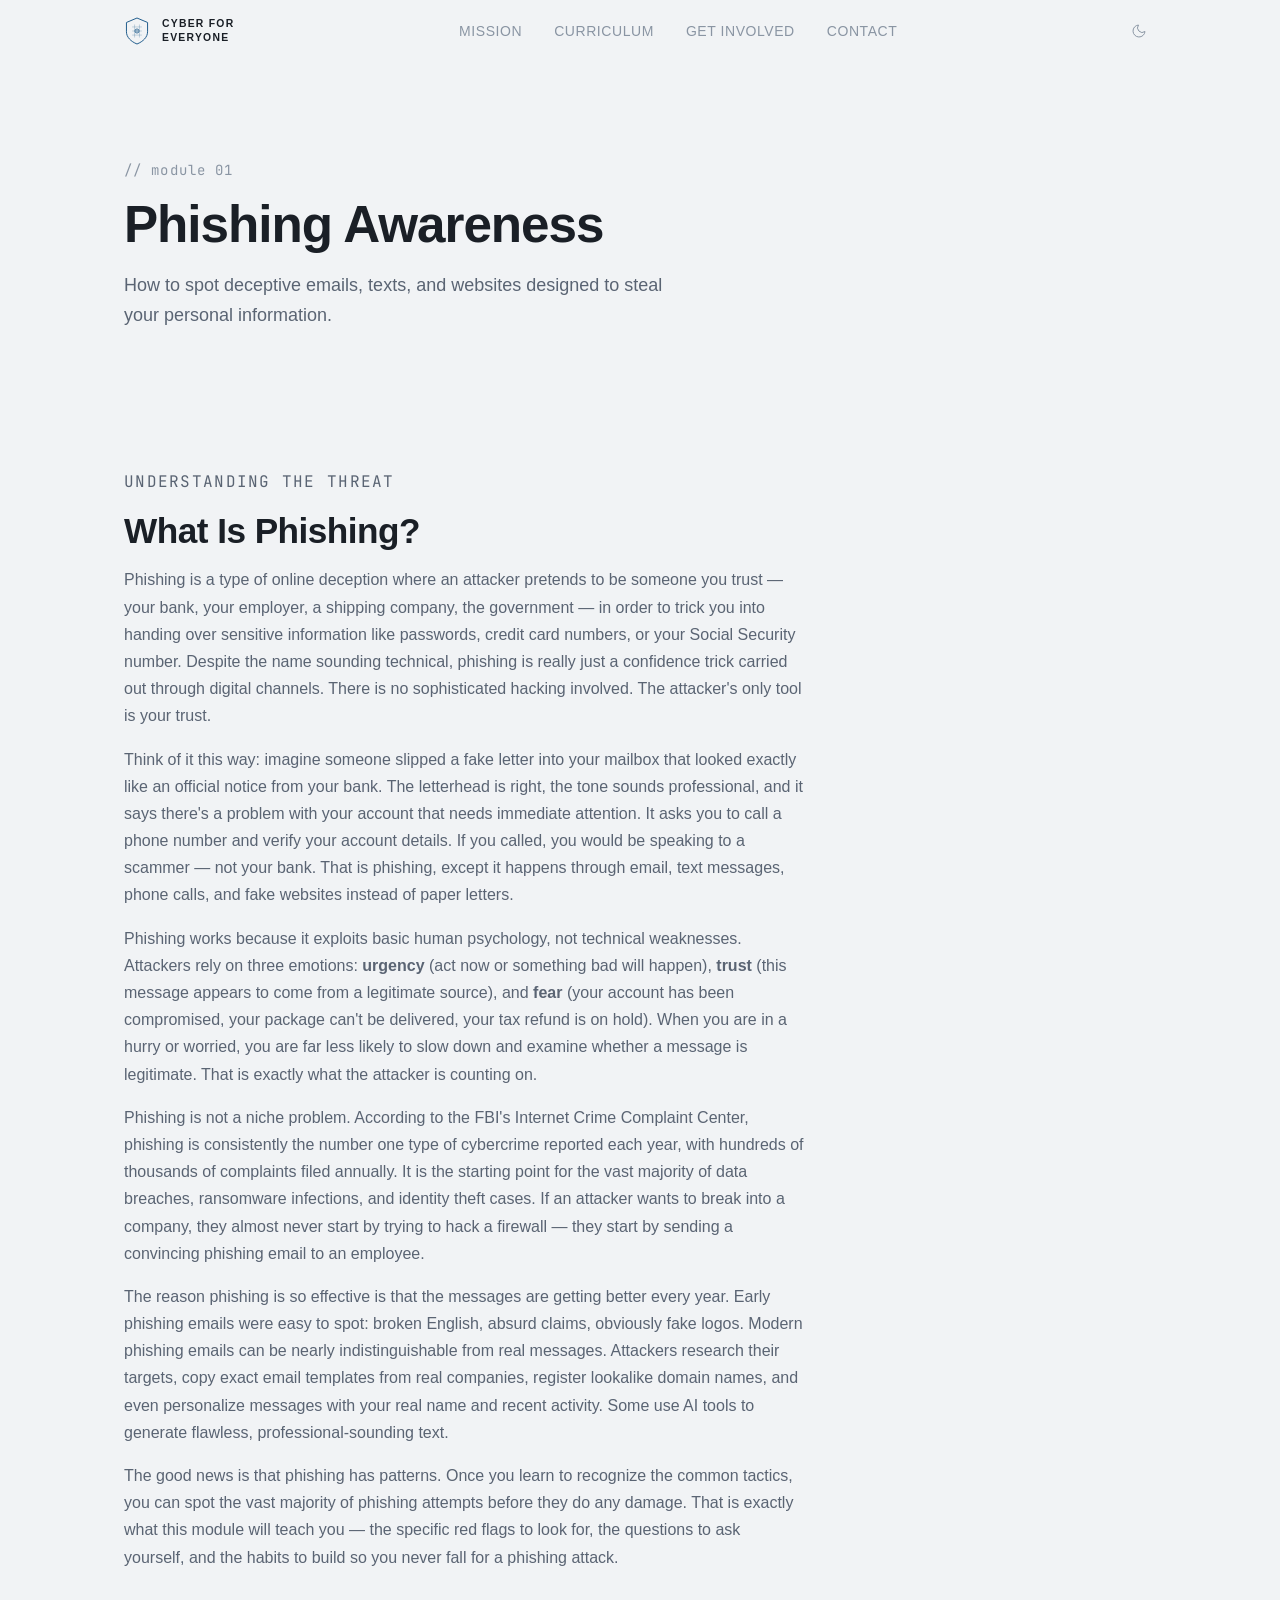
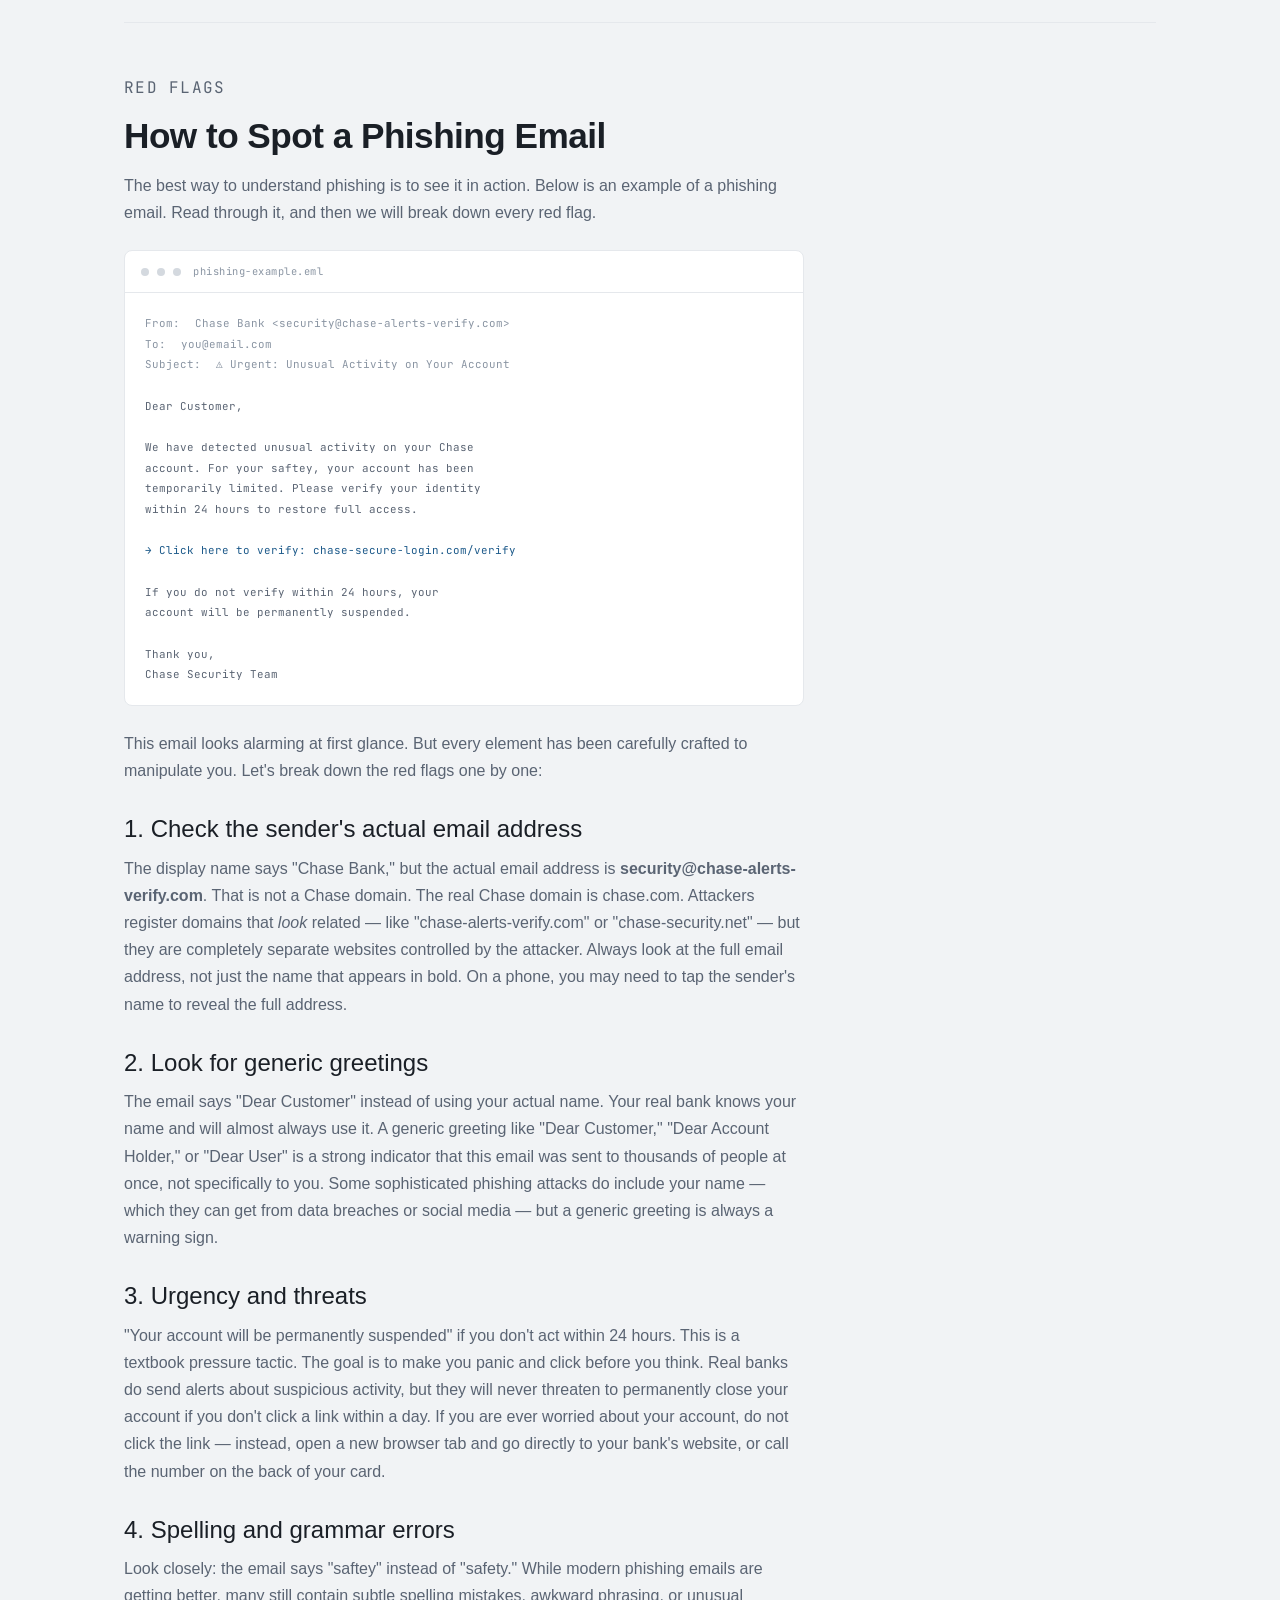
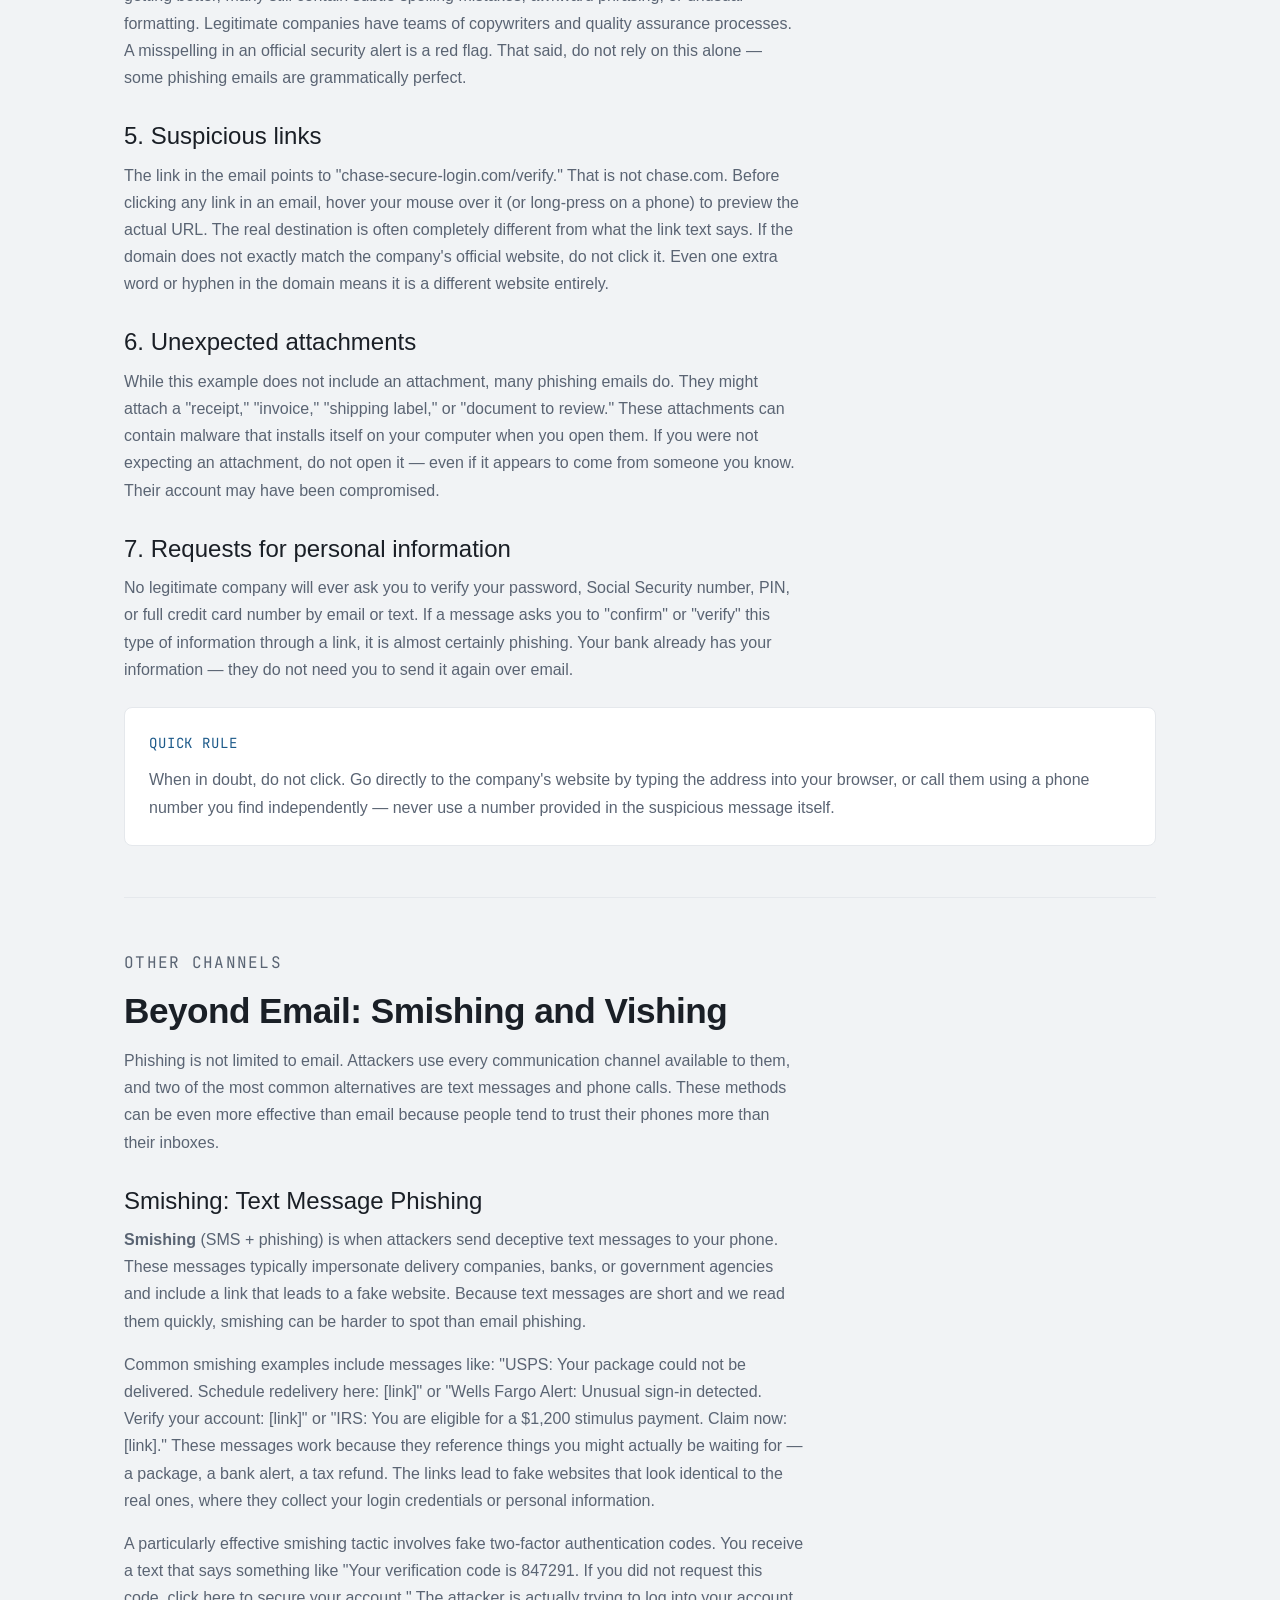
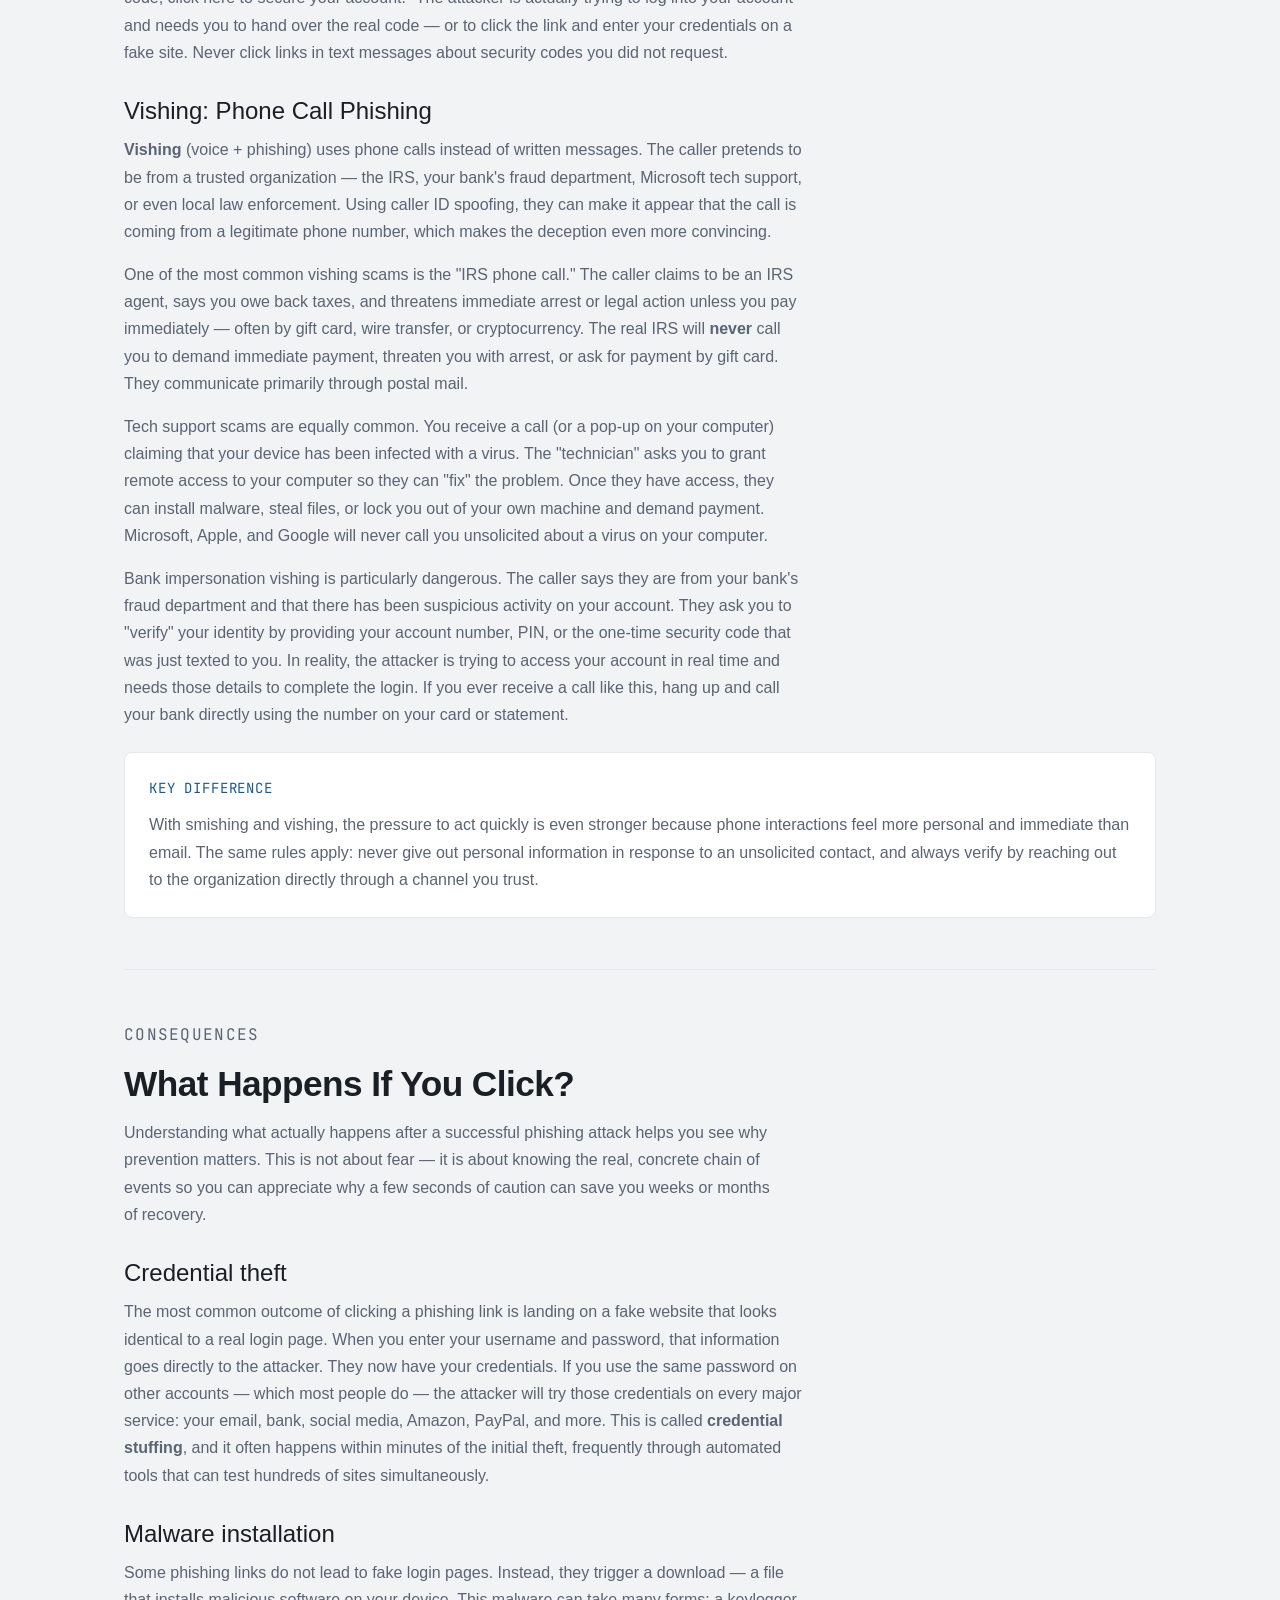
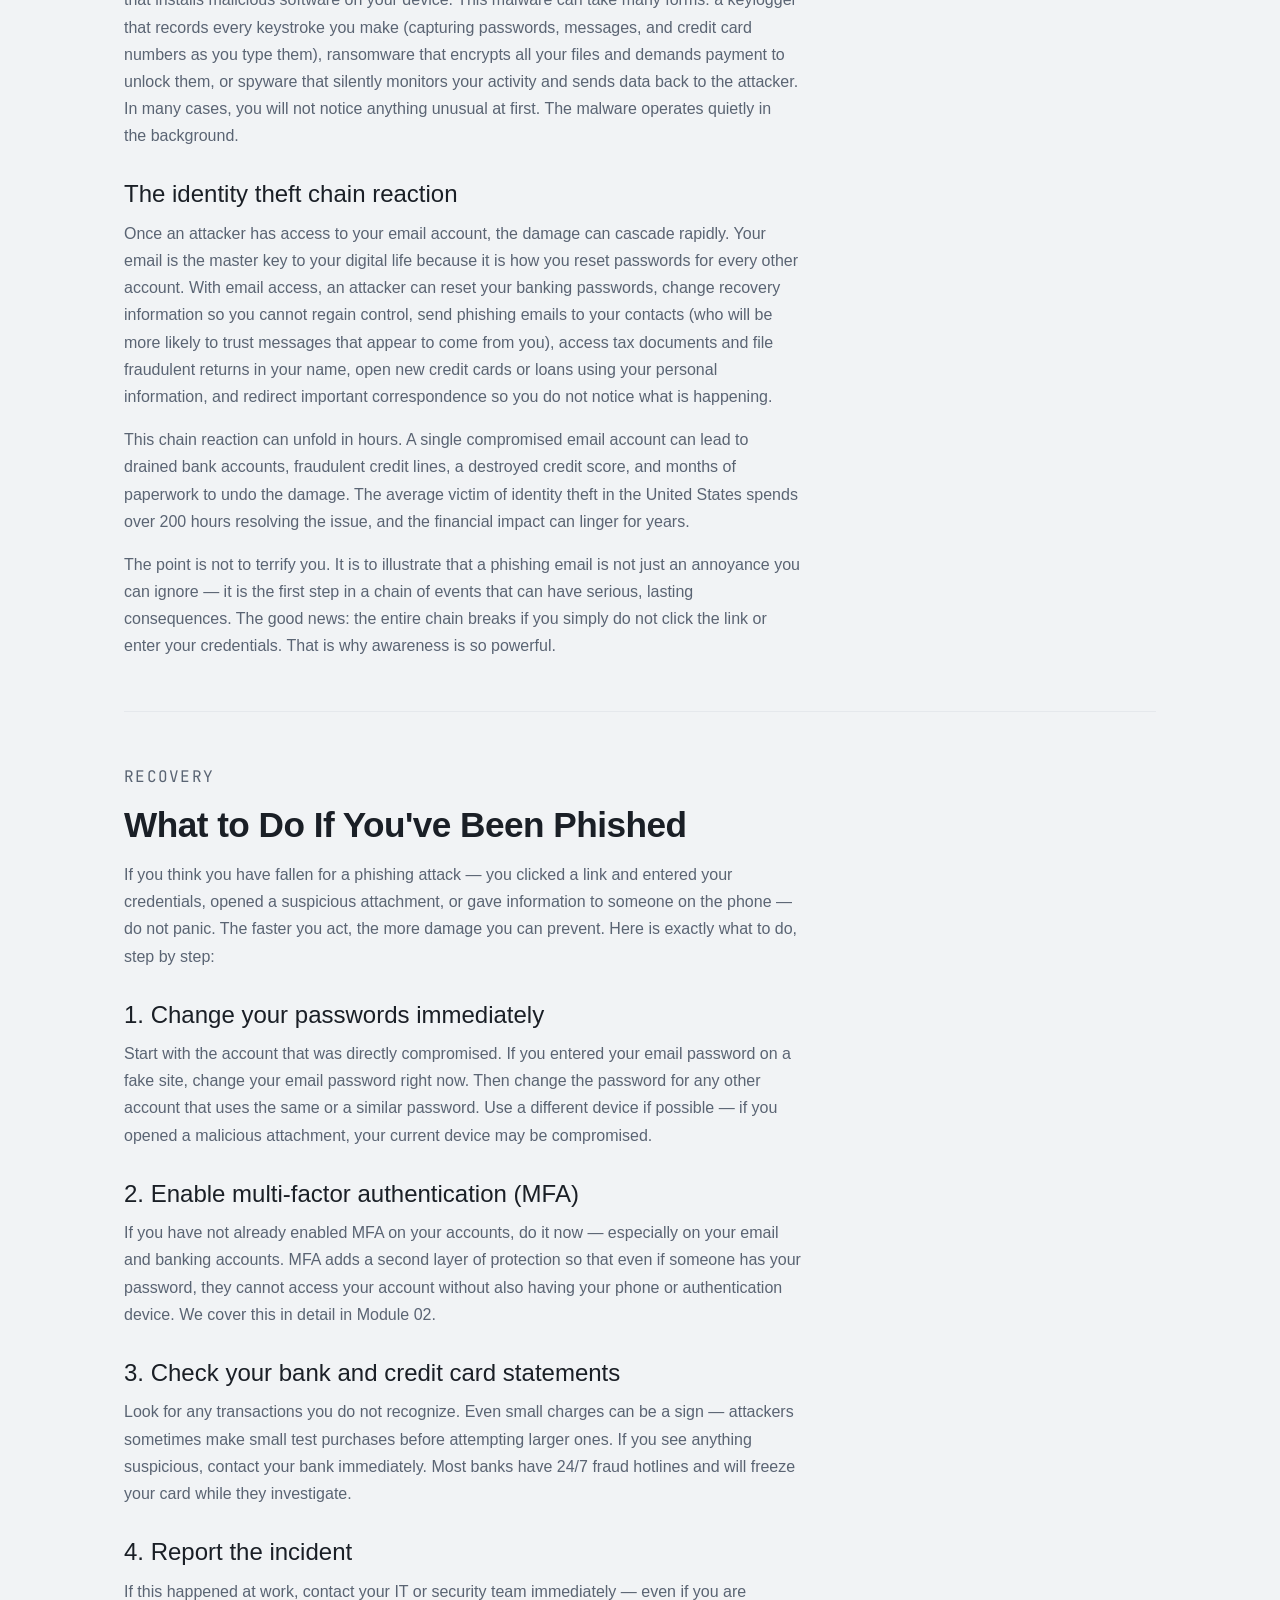
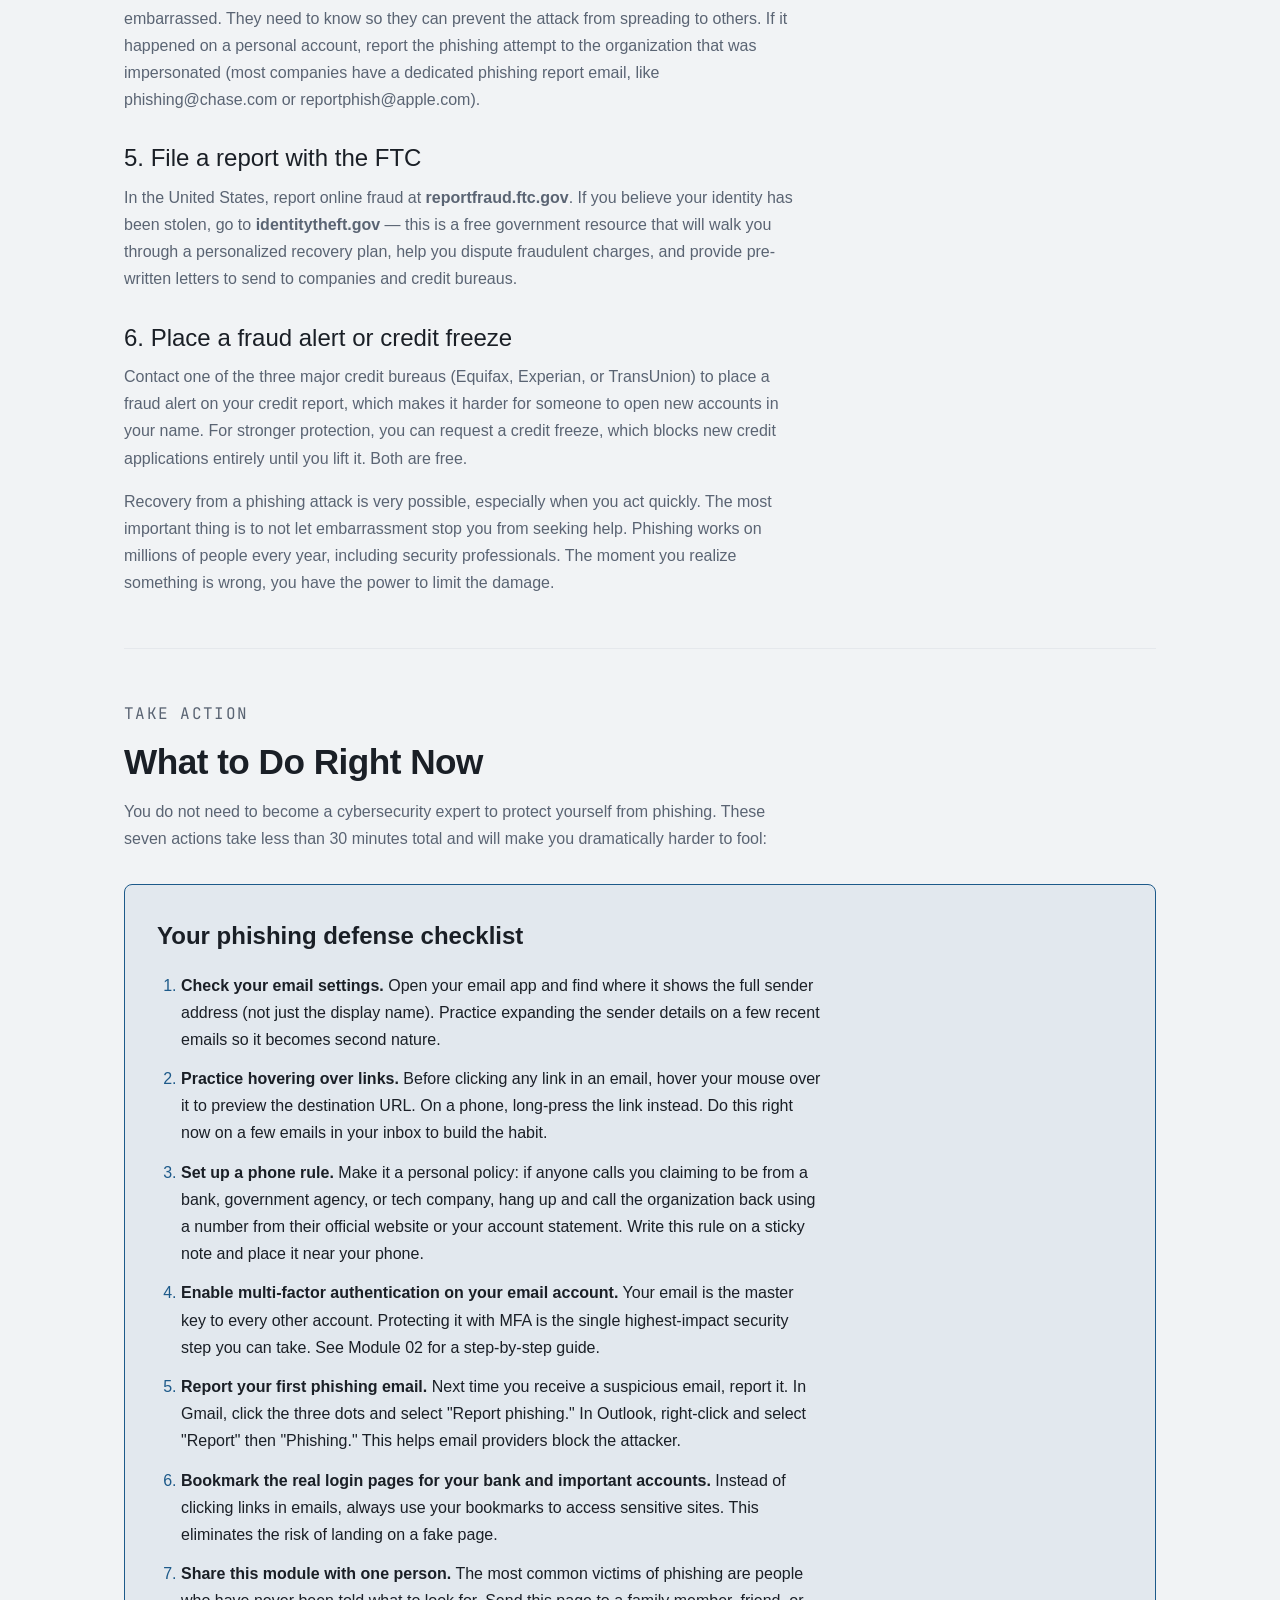
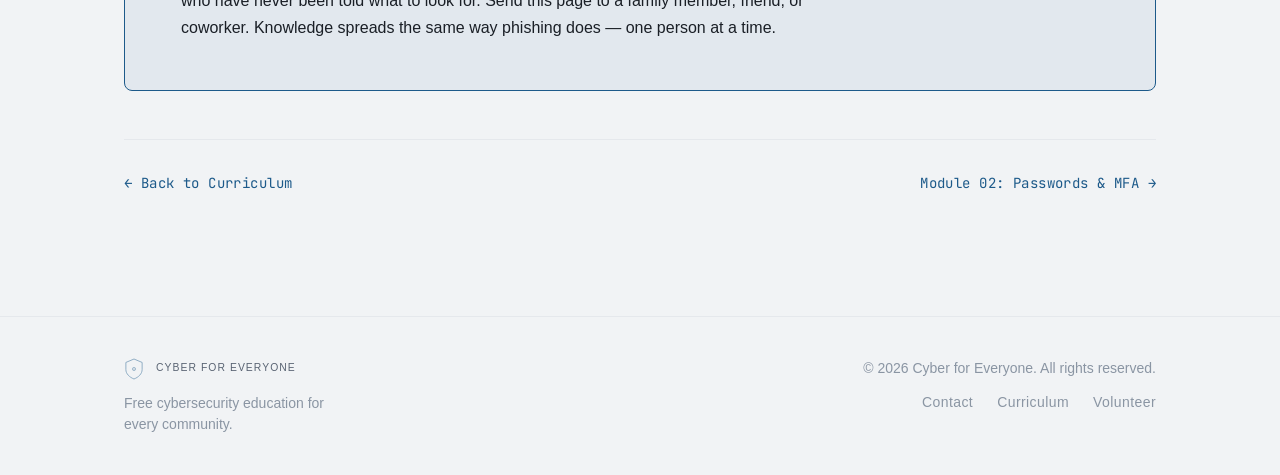
<file: modules/phishing.html>
<!DOCTYPE html>
<html lang="en">
<head>
  <meta charset="utf-8">
  <meta name="viewport" content="width=device-width, initial-scale=1">
  <title>Module 01: Phishing Awareness — Cyber for Everyone</title>
  <meta name="description" content="Learn how to spot deceptive emails, texts, and websites designed to steal your personal information. Free cybersecurity education from Cyber for Everyone.">

  <link href="https://api.fontshare.com/v2/css?f[]=clash-display@400,500,600&f[]=satoshi@400,500&display=swap" rel="stylesheet">
  <link rel="preconnect" href="https://fonts.googleapis.com">
  <link rel="preconnect" href="https://fonts.gstatic.com" crossorigin>
  <link href="https://fonts.googleapis.com/css2?family=JetBrains+Mono:wght@400&display=swap" rel="stylesheet">

  <link rel="stylesheet" href="../base.css">
  <link rel="stylesheet" href="../style.css">

  <script>
    (function(){
      var d = matchMedia('(prefers-color-scheme:dark)').matches ? 'dark' : 'light';
      document.documentElement.setAttribute('data-theme', d);
    })();
  </script>

  <style>
    .module-hero { padding-top: clamp(var(--space-16), 10vw, var(--space-24)); padding-bottom: clamp(var(--space-8), 4vw, var(--space-12)); }
    .module-hero__num { font-family: var(--font-mono); font-size: var(--text-xs); color: var(--text-tertiary); letter-spacing: 0.08em; margin-bottom: var(--space-4); }
    .module-hero__title { font-family: var(--font-display); font-size: var(--text-2xl); font-weight: 600; color: var(--text-primary); letter-spacing: -0.02em; margin-bottom: var(--space-4); }
    .module-hero__desc { font-size: var(--text-base); color: var(--text-secondary); max-width: 560px; line-height: 1.7; }
    .module-content { padding-bottom: clamp(var(--space-16), 7vw, var(--space-24)); }
    .module-content h2 { font-family: var(--font-display); font-size: var(--text-xl); font-weight: 600; color: var(--text-primary); margin-bottom: var(--space-4); letter-spacing: -0.015em; }
    .module-content h3 { font-family: var(--font-display); font-size: var(--text-lg); font-weight: 500; color: var(--text-primary); margin-bottom: var(--space-3); margin-top: var(--space-8); }
    .module-content p { font-size: var(--text-sm); color: var(--text-secondary); line-height: 1.7; margin-bottom: var(--space-4); max-width: 680px; }
    .module-content ul, .module-content ol { padding-left: var(--space-6); margin-bottom: var(--space-4); }
    .module-content li { font-size: var(--text-sm); color: var(--text-secondary); line-height: 1.7; margin-bottom: var(--space-2); }
    .module-content li::marker { color: var(--accent); }
    .tip-box { border: 1px solid var(--border-subtle); border-radius: var(--radius-lg); padding: var(--space-6); background: var(--bg-card); margin-block: var(--space-6); }
    .tip-box__label { font-family: var(--font-mono); font-size: var(--text-xs); color: var(--accent); letter-spacing: 0.06em; text-transform: uppercase; margin-bottom: var(--space-3); }
    .tip-box__content { font-size: var(--text-sm); color: var(--text-secondary); line-height: 1.7; }
    .action-checklist { border: 1px solid var(--accent); border-radius: var(--radius-lg); padding: var(--space-8); background: var(--accent-dim); margin-block: var(--space-8); }
    .action-checklist__title { font-family: var(--font-display); font-size: var(--text-lg); font-weight: 600; color: var(--text-primary); margin-bottom: var(--space-4); }
    .action-checklist li { font-size: var(--text-sm); color: var(--text-primary); line-height: 1.7; margin-bottom: var(--space-3); }
    .module-nav { display: flex; justify-content: space-between; padding-block: var(--space-8); border-top: 1px solid var(--border-subtle); margin-top: var(--space-12); }
    .module-nav a { font-family: var(--font-mono); font-size: var(--text-xs); color: var(--accent); text-decoration: none; letter-spacing: 0.03em; transition: opacity var(--transition); }
    .module-nav a:hover { opacity: 0.7; }
    .example-email { /* uses existing threat-panel styles */ }
  </style>
</head>
<body>

  <!-- HEADER -->
  <header class="header" id="header">
    <div class="container header__inner">
      <a href="../index.html" class="header__logo" aria-label="Cyber for Everyone — Home">
        <svg class="header__logo-mark" viewBox="0 0 32 36" fill="none" aria-hidden="true">
          <path d="M16 2L29 7.5V19C29 25.5 23.5 31 16 34C8.5 31 3 25.5 3 19V7.5L16 2Z" stroke="currentColor" stroke-width="1.2"/>
          <line x1="10" y1="13" x2="22" y2="13" stroke="currentColor" stroke-width="0.6" opacity="0.5"/>
          <line x1="10" y1="18" x2="22" y2="18" stroke="currentColor" stroke-width="0.6" opacity="0.5"/>
          <line x1="10" y1="23" x2="22" y2="23" stroke="currentColor" stroke-width="0.6" opacity="0.5"/>
          <line x1="13" y1="10" x2="13" y2="26" stroke="currentColor" stroke-width="0.6" opacity="0.5"/>
          <line x1="19" y1="10" x2="19" y2="26" stroke="currentColor" stroke-width="0.6" opacity="0.5"/>
          <circle cx="16" cy="18" r="2.5" stroke="currentColor" stroke-width="1" fill="none"/>
          <circle cx="16" cy="18" r="0.8" fill="currentColor"/>
        </svg>
        <span class="header__logo-text">Cyber for<br>Everyone</span>
      </a>

      <nav class="header__nav" id="main-nav" aria-label="Main navigation">
        <a href="../index.html#mission">Mission</a>
        <a href="../index.html#curriculum">Curriculum</a>
        <a href="../index.html#get-involved">Get Involved</a>
        <a href="../index.html#contact">Contact</a>
      </nav>

      <div class="header__actions">
        <button class="theme-toggle" data-theme-toggle aria-label="Toggle theme">
          <svg width="16" height="16" viewBox="0 0 24 24" fill="none" stroke="currentColor" stroke-width="1.5">
            <circle cx="12" cy="12" r="5"/>
            <path d="M12 1v2M12 21v2M4.22 4.22l1.42 1.42M18.36 18.36l1.42 1.42M1 12h2M21 12h2M4.22 19.78l1.42-1.42M18.36 5.64l1.42-1.42"/>
          </svg>
        </button>
        <button class="mobile-toggle" id="mobile-toggle" aria-label="Open menu" aria-expanded="false" aria-controls="main-nav">
          <svg width="20" height="20" viewBox="0 0 24 24" fill="none" stroke="currentColor" stroke-width="1.5">
            <path d="M3 12h18M3 6h18M3 18h18"/>
          </svg>
        </button>
      </div>
    </div>
  </header>

  <!-- MODULE HERO -->
  <section class="module-hero" aria-labelledby="module-title">
    <div class="container">
      <p class="module-hero__num">// module 01</p>
      <h1 class="module-hero__title" id="module-title">Phishing Awareness</h1>
      <p class="module-hero__desc">How to spot deceptive emails, texts, and websites designed to steal your personal information.</p>
    </div>
  </section>

  <!-- MODULE CONTENT -->
  <section class="module-content">
    <div class="container">

      <!-- SECTION 1: What Is Phishing? -->
      <div class="fade-in">
        <p class="section-label">Understanding the threat</p>
        <h2>What Is Phishing?</h2>

        <p>Phishing is a type of online deception where an attacker pretends to be someone you trust — your bank, your employer, a shipping company, the government — in order to trick you into handing over sensitive information like passwords, credit card numbers, or your Social Security number. Despite the name sounding technical, phishing is really just a confidence trick carried out through digital channels. There is no sophisticated hacking involved. The attacker's only tool is your trust.</p>

        <p>Think of it this way: imagine someone slipped a fake letter into your mailbox that looked exactly like an official notice from your bank. The letterhead is right, the tone sounds professional, and it says there's a problem with your account that needs immediate attention. It asks you to call a phone number and verify your account details. If you called, you would be speaking to a scammer — not your bank. That is phishing, except it happens through email, text messages, phone calls, and fake websites instead of paper letters.</p>

        <p>Phishing works because it exploits basic human psychology, not technical weaknesses. Attackers rely on three emotions: <strong>urgency</strong> (act now or something bad will happen), <strong>trust</strong> (this message appears to come from a legitimate source), and <strong>fear</strong> (your account has been compromised, your package can't be delivered, your tax refund is on hold). When you are in a hurry or worried, you are far less likely to slow down and examine whether a message is legitimate. That is exactly what the attacker is counting on.</p>

        <p>Phishing is not a niche problem. According to the FBI's Internet Crime Complaint Center, phishing is consistently the number one type of cybercrime reported each year, with hundreds of thousands of complaints filed annually. It is the starting point for the vast majority of data breaches, ransomware infections, and identity theft cases. If an attacker wants to break into a company, they almost never start by trying to hack a firewall — they start by sending a convincing phishing email to an employee.</p>

        <p>The reason phishing is so effective is that the messages are getting better every year. Early phishing emails were easy to spot: broken English, absurd claims, obviously fake logos. Modern phishing emails can be nearly indistinguishable from real messages. Attackers research their targets, copy exact email templates from real companies, register lookalike domain names, and even personalize messages with your real name and recent activity. Some use AI tools to generate flawless, professional-sounding text.</p>

        <p>The good news is that phishing has patterns. Once you learn to recognize the common tactics, you can spot the vast majority of phishing attempts before they do any damage. That is exactly what this module will teach you — the specific red flags to look for, the questions to ask yourself, and the habits to build so you never fall for a phishing attack.</p>
      </div>

      <hr class="divider" style="margin-block: clamp(var(--space-10), 4vw, var(--space-16));">

      <!-- SECTION 2: How to Spot a Phishing Email -->
      <div class="fade-in">
        <p class="section-label">Red flags</p>
        <h2>How to Spot a Phishing Email</h2>

        <p>The best way to understand phishing is to see it in action. Below is an example of a phishing email. Read through it, and then we will break down every red flag.</p>

        <!-- Fake phishing email example -->
        <div class="threat-panel example-email" style="margin-block: var(--space-6); max-width: 680px;">
          <div class="threat-panel__bar">
            <span class="threat-panel__dot"></span>
            <span class="threat-panel__dot"></span>
            <span class="threat-panel__dot"></span>
            <span class="threat-panel__label">phishing-example.eml</span>
          </div>
          <div class="threat-panel__body" style="line-height: 1.9;">
            <div class="threat-line"><span class="threat-tag" style="color: var(--text-tertiary);">From:</span> &nbsp;Chase Bank &lt;security@chase-alerts-verify.com&gt;</div>
            <div class="threat-line"><span class="threat-tag" style="color: var(--text-tertiary);">To:</span> &nbsp;you@email.com</div>
            <div class="threat-line"><span class="threat-tag" style="color: var(--text-tertiary);">Subject:</span> &nbsp;⚠️ Urgent: Unusual Activity on Your Account</div>
            <div class="threat-line">&nbsp;</div>
            <div class="threat-line" style="color: var(--text-secondary);">Dear Customer,</div>
            <div class="threat-line">&nbsp;</div>
            <div class="threat-line" style="color: var(--text-secondary);">We have detected unusual activity on your Chase</div>
            <div class="threat-line" style="color: var(--text-secondary);">account. For your saftey, your account has been</div>
            <div class="threat-line" style="color: var(--text-secondary);">temporarily limited. Please verify your identity</div>
            <div class="threat-line" style="color: var(--text-secondary);">within 24 hours to restore full access.</div>
            <div class="threat-line">&nbsp;</div>
            <div class="threat-line" style="color: var(--accent);">→ Click here to verify: chase-secure-login.com/verify</div>
            <div class="threat-line">&nbsp;</div>
            <div class="threat-line" style="color: var(--text-secondary);">If you do not verify within 24 hours, your</div>
            <div class="threat-line" style="color: var(--text-secondary);">account will be permanently suspended.</div>
            <div class="threat-line">&nbsp;</div>
            <div class="threat-line" style="color: var(--text-secondary);">Thank you,</div>
            <div class="threat-line" style="color: var(--text-secondary);">Chase Security Team</div>
          </div>
        </div>

        <p>This email looks alarming at first glance. But every element has been carefully crafted to manipulate you. Let's break down the red flags one by one:</p>

        <h3>1. Check the sender's actual email address</h3>
        <p>The display name says "Chase Bank," but the actual email address is <strong>security@chase-alerts-verify.com</strong>. That is not a Chase domain. The real Chase domain is chase.com. Attackers register domains that <em>look</em> related — like "chase-alerts-verify.com" or "chase-security.net" — but they are completely separate websites controlled by the attacker. Always look at the full email address, not just the name that appears in bold. On a phone, you may need to tap the sender's name to reveal the full address.</p>

        <h3>2. Look for generic greetings</h3>
        <p>The email says "Dear Customer" instead of using your actual name. Your real bank knows your name and will almost always use it. A generic greeting like "Dear Customer," "Dear Account Holder," or "Dear User" is a strong indicator that this email was sent to thousands of people at once, not specifically to you. Some sophisticated phishing attacks do include your name — which they can get from data breaches or social media — but a generic greeting is always a warning sign.</p>

        <h3>3. Urgency and threats</h3>
        <p>"Your account will be permanently suspended" if you don't act within 24 hours. This is a textbook pressure tactic. The goal is to make you panic and click before you think. Real banks do send alerts about suspicious activity, but they will never threaten to permanently close your account if you don't click a link within a day. If you are ever worried about your account, do not click the link — instead, open a new browser tab and go directly to your bank's website, or call the number on the back of your card.</p>

        <h3>4. Spelling and grammar errors</h3>
        <p>Look closely: the email says "saftey" instead of "safety." While modern phishing emails are getting better, many still contain subtle spelling mistakes, awkward phrasing, or unusual formatting. Legitimate companies have teams of copywriters and quality assurance processes. A misspelling in an official security alert is a red flag. That said, do not rely on this alone — some phishing emails are grammatically perfect.</p>

        <h3>5. Suspicious links</h3>
        <p>The link in the email points to "chase-secure-login.com/verify." That is not chase.com. Before clicking any link in an email, hover your mouse over it (or long-press on a phone) to preview the actual URL. The real destination is often completely different from what the link text says. If the domain does not exactly match the company's official website, do not click it. Even one extra word or hyphen in the domain means it is a different website entirely.</p>

        <h3>6. Unexpected attachments</h3>
        <p>While this example does not include an attachment, many phishing emails do. They might attach a "receipt," "invoice," "shipping label," or "document to review." These attachments can contain malware that installs itself on your computer when you open them. If you were not expecting an attachment, do not open it — even if it appears to come from someone you know. Their account may have been compromised.</p>

        <h3>7. Requests for personal information</h3>
        <p>No legitimate company will ever ask you to verify your password, Social Security number, PIN, or full credit card number by email or text. If a message asks you to "confirm" or "verify" this type of information through a link, it is almost certainly phishing. Your bank already has your information — they do not need you to send it again over email.</p>

        <div class="tip-box">
          <div class="tip-box__label">Quick rule</div>
          <div class="tip-box__content">When in doubt, do not click. Go directly to the company's website by typing the address into your browser, or call them using a phone number you find independently — never use a number provided in the suspicious message itself.</div>
        </div>
      </div>

      <hr class="divider" style="margin-block: clamp(var(--space-10), 4vw, var(--space-16));">

      <!-- SECTION 3: Beyond Email -->
      <div class="fade-in">
        <p class="section-label">Other channels</p>
        <h2>Beyond Email: Smishing and Vishing</h2>

        <p>Phishing is not limited to email. Attackers use every communication channel available to them, and two of the most common alternatives are text messages and phone calls. These methods can be even more effective than email because people tend to trust their phones more than their inboxes.</p>

        <h3>Smishing: Text Message Phishing</h3>

        <p><strong>Smishing</strong> (SMS + phishing) is when attackers send deceptive text messages to your phone. These messages typically impersonate delivery companies, banks, or government agencies and include a link that leads to a fake website. Because text messages are short and we read them quickly, smishing can be harder to spot than email phishing.</p>

        <p>Common smishing examples include messages like: "USPS: Your package could not be delivered. Schedule redelivery here: [link]" or "Wells Fargo Alert: Unusual sign-in detected. Verify your account: [link]" or "IRS: You are eligible for a $1,200 stimulus payment. Claim now: [link]." These messages work because they reference things you might actually be waiting for — a package, a bank alert, a tax refund. The links lead to fake websites that look identical to the real ones, where they collect your login credentials or personal information.</p>

        <p>A particularly effective smishing tactic involves fake two-factor authentication codes. You receive a text that says something like "Your verification code is 847291. If you did not request this code, click here to secure your account." The attacker is actually trying to log into your account and needs you to hand over the real code — or to click the link and enter your credentials on a fake site. Never click links in text messages about security codes you did not request.</p>

        <h3>Vishing: Phone Call Phishing</h3>

        <p><strong>Vishing</strong> (voice + phishing) uses phone calls instead of written messages. The caller pretends to be from a trusted organization — the IRS, your bank's fraud department, Microsoft tech support, or even local law enforcement. Using caller ID spoofing, they can make it appear that the call is coming from a legitimate phone number, which makes the deception even more convincing.</p>

        <p>One of the most common vishing scams is the "IRS phone call." The caller claims to be an IRS agent, says you owe back taxes, and threatens immediate arrest or legal action unless you pay immediately — often by gift card, wire transfer, or cryptocurrency. The real IRS will <strong>never</strong> call you to demand immediate payment, threaten you with arrest, or ask for payment by gift card. They communicate primarily through postal mail.</p>

        <p>Tech support scams are equally common. You receive a call (or a pop-up on your computer) claiming that your device has been infected with a virus. The "technician" asks you to grant remote access to your computer so they can "fix" the problem. Once they have access, they can install malware, steal files, or lock you out of your own machine and demand payment. Microsoft, Apple, and Google will never call you unsolicited about a virus on your computer.</p>

        <p>Bank impersonation vishing is particularly dangerous. The caller says they are from your bank's fraud department and that there has been suspicious activity on your account. They ask you to "verify" your identity by providing your account number, PIN, or the one-time security code that was just texted to you. In reality, the attacker is trying to access your account in real time and needs those details to complete the login. If you ever receive a call like this, hang up and call your bank directly using the number on your card or statement.</p>

        <div class="tip-box">
          <div class="tip-box__label">Key difference</div>
          <div class="tip-box__content">With smishing and vishing, the pressure to act quickly is even stronger because phone interactions feel more personal and immediate than email. The same rules apply: never give out personal information in response to an unsolicited contact, and always verify by reaching out to the organization directly through a channel you trust.</div>
        </div>
      </div>

      <hr class="divider" style="margin-block: clamp(var(--space-10), 4vw, var(--space-16));">

      <!-- SECTION 4: What Happens If You Click? -->
      <div class="fade-in">
        <p class="section-label">Consequences</p>
        <h2>What Happens If You Click?</h2>

        <p>Understanding what actually happens after a successful phishing attack helps you see why prevention matters. This is not about fear — it is about knowing the real, concrete chain of events so you can appreciate why a few seconds of caution can save you weeks or months of recovery.</p>

        <h3>Credential theft</h3>
        <p>The most common outcome of clicking a phishing link is landing on a fake website that looks identical to a real login page. When you enter your username and password, that information goes directly to the attacker. They now have your credentials. If you use the same password on other accounts — which most people do — the attacker will try those credentials on every major service: your email, bank, social media, Amazon, PayPal, and more. This is called <strong>credential stuffing</strong>, and it often happens within minutes of the initial theft, frequently through automated tools that can test hundreds of sites simultaneously.</p>

        <h3>Malware installation</h3>
        <p>Some phishing links do not lead to fake login pages. Instead, they trigger a download — a file that installs malicious software on your device. This malware can take many forms: a keylogger that records every keystroke you make (capturing passwords, messages, and credit card numbers as you type them), ransomware that encrypts all your files and demands payment to unlock them, or spyware that silently monitors your activity and sends data back to the attacker. In many cases, you will not notice anything unusual at first. The malware operates quietly in the background.</p>

        <h3>The identity theft chain reaction</h3>
        <p>Once an attacker has access to your email account, the damage can cascade rapidly. Your email is the master key to your digital life because it is how you reset passwords for every other account. With email access, an attacker can reset your banking passwords, change recovery information so you cannot regain control, send phishing emails to your contacts (who will be more likely to trust messages that appear to come from you), access tax documents and file fraudulent returns in your name, open new credit cards or loans using your personal information, and redirect important correspondence so you do not notice what is happening.</p>

        <p>This chain reaction can unfold in hours. A single compromised email account can lead to drained bank accounts, fraudulent credit lines, a destroyed credit score, and months of paperwork to undo the damage. The average victim of identity theft in the United States spends over 200 hours resolving the issue, and the financial impact can linger for years.</p>

        <p>The point is not to terrify you. It is to illustrate that a phishing email is not just an annoyance you can ignore — it is the first step in a chain of events that can have serious, lasting consequences. The good news: the entire chain breaks if you simply do not click the link or enter your credentials. That is why awareness is so powerful.</p>
      </div>

      <hr class="divider" style="margin-block: clamp(var(--space-10), 4vw, var(--space-16));">

      <!-- SECTION 5: What to Do If You've Been Phished -->
      <div class="fade-in">
        <p class="section-label">Recovery</p>
        <h2>What to Do If You've Been Phished</h2>

        <p>If you think you have fallen for a phishing attack — you clicked a link and entered your credentials, opened a suspicious attachment, or gave information to someone on the phone — do not panic. The faster you act, the more damage you can prevent. Here is exactly what to do, step by step:</p>

        <h3>1. Change your passwords immediately</h3>
        <p>Start with the account that was directly compromised. If you entered your email password on a fake site, change your email password right now. Then change the password for any other account that uses the same or a similar password. Use a different device if possible — if you opened a malicious attachment, your current device may be compromised.</p>

        <h3>2. Enable multi-factor authentication (MFA)</h3>
        <p>If you have not already enabled MFA on your accounts, do it now — especially on your email and banking accounts. MFA adds a second layer of protection so that even if someone has your password, they cannot access your account without also having your phone or authentication device. We cover this in detail in Module 02.</p>

        <h3>3. Check your bank and credit card statements</h3>
        <p>Look for any transactions you do not recognize. Even small charges can be a sign — attackers sometimes make small test purchases before attempting larger ones. If you see anything suspicious, contact your bank immediately. Most banks have 24/7 fraud hotlines and will freeze your card while they investigate.</p>

        <h3>4. Report the incident</h3>
        <p>If this happened at work, contact your IT or security team immediately — even if you are embarrassed. They need to know so they can prevent the attack from spreading to others. If it happened on a personal account, report the phishing attempt to the organization that was impersonated (most companies have a dedicated phishing report email, like phishing@chase.com or reportphish@apple.com).</p>

        <h3>5. File a report with the FTC</h3>
        <p>In the United States, report online fraud at <strong>reportfraud.ftc.gov</strong>. If you believe your identity has been stolen, go to <strong>identitytheft.gov</strong> — this is a free government resource that will walk you through a personalized recovery plan, help you dispute fraudulent charges, and provide pre-written letters to send to companies and credit bureaus.</p>

        <h3>6. Place a fraud alert or credit freeze</h3>
        <p>Contact one of the three major credit bureaus (Equifax, Experian, or TransUnion) to place a fraud alert on your credit report, which makes it harder for someone to open new accounts in your name. For stronger protection, you can request a credit freeze, which blocks new credit applications entirely until you lift it. Both are free.</p>

        <p>Recovery from a phishing attack is very possible, especially when you act quickly. The most important thing is to not let embarrassment stop you from seeking help. Phishing works on millions of people every year, including security professionals. The moment you realize something is wrong, you have the power to limit the damage.</p>
      </div>

      <hr class="divider" style="margin-block: clamp(var(--space-10), 4vw, var(--space-16));">

      <!-- SECTION 6: Action Checklist -->
      <div class="fade-in">
        <p class="section-label">Take action</p>
        <h2>What to Do Right Now</h2>

        <p>You do not need to become a cybersecurity expert to protect yourself from phishing. These seven actions take less than 30 minutes total and will make you dramatically harder to fool:</p>

        <div class="action-checklist">
          <div class="action-checklist__title">Your phishing defense checklist</div>
          <ol>
            <li><strong>Check your email settings.</strong> Open your email app and find where it shows the full sender address (not just the display name). Practice expanding the sender details on a few recent emails so it becomes second nature.</li>
            <li><strong>Practice hovering over links.</strong> Before clicking any link in an email, hover your mouse over it to preview the destination URL. On a phone, long-press the link instead. Do this right now on a few emails in your inbox to build the habit.</li>
            <li><strong>Set up a phone rule.</strong> Make it a personal policy: if anyone calls you claiming to be from a bank, government agency, or tech company, hang up and call the organization back using a number from their official website or your account statement. Write this rule on a sticky note and place it near your phone.</li>
            <li><strong>Enable multi-factor authentication on your email account.</strong> Your email is the master key to every other account. Protecting it with MFA is the single highest-impact security step you can take. See Module 02 for a step-by-step guide.</li>
            <li><strong>Report your first phishing email.</strong> Next time you receive a suspicious email, report it. In Gmail, click the three dots and select "Report phishing." In Outlook, right-click and select "Report" then "Phishing." This helps email providers block the attacker.</li>
            <li><strong>Bookmark the real login pages for your bank and important accounts.</strong> Instead of clicking links in emails, always use your bookmarks to access sensitive sites. This eliminates the risk of landing on a fake page.</li>
            <li><strong>Share this module with one person.</strong> The most common victims of phishing are people who have never been told what to look for. Send this page to a family member, friend, or coworker. Knowledge spreads the same way phishing does — one person at a time.</li>
          </ol>
        </div>
      </div>

      <!-- MODULE NAV -->
      <nav class="module-nav" aria-label="Module navigation">
        <a href="../index.html#curriculum">← Back to Curriculum</a>
        <a href="passwords.html">Module 02: Passwords &amp; MFA →</a>
      </nav>

    </div>
  </section>

  <!-- FOOTER -->
  <footer class="footer">
    <div class="container footer__inner">
      <div class="footer__left">
        <a href="../index.html" class="footer__logo" aria-label="Cyber for Everyone — Home">
          <svg class="footer__logo-mark" viewBox="0 0 32 36" fill="none" aria-hidden="true">
            <path d="M16 2L29 7.5V19C29 25.5 23.5 31 16 34C8.5 31 3 25.5 3 19V7.5L16 2Z" stroke="currentColor" stroke-width="1.2"/>
            <circle cx="16" cy="18" r="2.5" stroke="currentColor" stroke-width="1" fill="none"/>
            <circle cx="16" cy="18" r="0.8" fill="currentColor"/>
          </svg>
          <span class="footer__logo-text">Cyber for Everyone</span>
        </a>
        <p class="footer__tagline">Free cybersecurity education for every community.</p>
      </div>
      <div class="footer__right">
        <div class="footer__copy">&copy; <span id="year"></span> Cyber for Everyone. All rights reserved.</div>
        <div class="footer__links">
          <a href="mailto:cyberforeveryone@pm.me">Contact</a>
          <a href="../index.html#curriculum">Curriculum</a>
          <a href="../index.html#get-involved">Volunteer</a>
        </div>
      </div>
    </div>
  </footer>

  <script>
    document.getElementById('year').textContent = new Date().getFullYear();

    // Theme toggle
    (function () {
      const t = document.querySelector('[data-theme-toggle]');
      const r = document.documentElement;
      let d = r.getAttribute('data-theme') || 'dark';

      function setIcon() {
        if (!t) return;
        t.innerHTML = d === 'dark'
          ? '<svg width="16" height="16" viewBox="0 0 24 24" fill="none" stroke="currentColor" stroke-width="1.5"><circle cx="12" cy="12" r="5"/><path d="M12 1v2M12 21v2M4.22 4.22l1.42 1.42M18.36 18.36l1.42 1.42M1 12h2M21 12h2M4.22 19.78l1.42-1.42M18.36 5.64l1.42-1.42"/></svg>'
          : '<svg width="16" height="16" viewBox="0 0 24 24" fill="none" stroke="currentColor" stroke-width="1.5"><path d="M21 12.79A9 9 0 1 1 11.21 3 7 7 0 0 0 21 12.79z"/></svg>';
        t.setAttribute('aria-label', 'Switch to ' + (d === 'dark' ? 'light' : 'dark') + ' mode');
      }

      setIcon();
      t && t.addEventListener('click', () => {
        d = d === 'dark' ? 'light' : 'dark';
        r.setAttribute('data-theme', d);
        setIcon();
      });
    })();

    // Mobile nav
    (function () {
      const btn = document.getElementById('mobile-toggle');
      const nav = document.getElementById('main-nav');
      btn && btn.addEventListener('click', () => {
        const open = nav.classList.toggle('active');
        btn.setAttribute('aria-expanded', open);
      });
      nav && nav.querySelectorAll('a').forEach(a => {
        a.addEventListener('click', () => {
          nav.classList.remove('active');
          btn && btn.setAttribute('aria-expanded', 'false');
        });
      });
    })();

    // Scroll fade-in
    (function () {
      const els = document.querySelectorAll('.fade-in');
      if (!('IntersectionObserver' in window)) {
        els.forEach(el => el.classList.add('visible'));
        return;
      }
      const obs = new IntersectionObserver((entries) => {
        entries.forEach(e => { if (e.isIntersecting) { e.target.classList.add('visible'); obs.unobserve(e.target); } });
      }, { threshold: 0.1, rootMargin: '0px 0px -40px 0px' });
      els.forEach(el => obs.observe(el));
    })();

    // Header scroll state
    (function () {
      const header = document.getElementById('header');
      window.addEventListener('scroll', () => {
        header.classList.toggle('header--scrolled', window.scrollY > 20);
      }, { passive: true });
    })();
  </script>

</body>
</html>
</file>
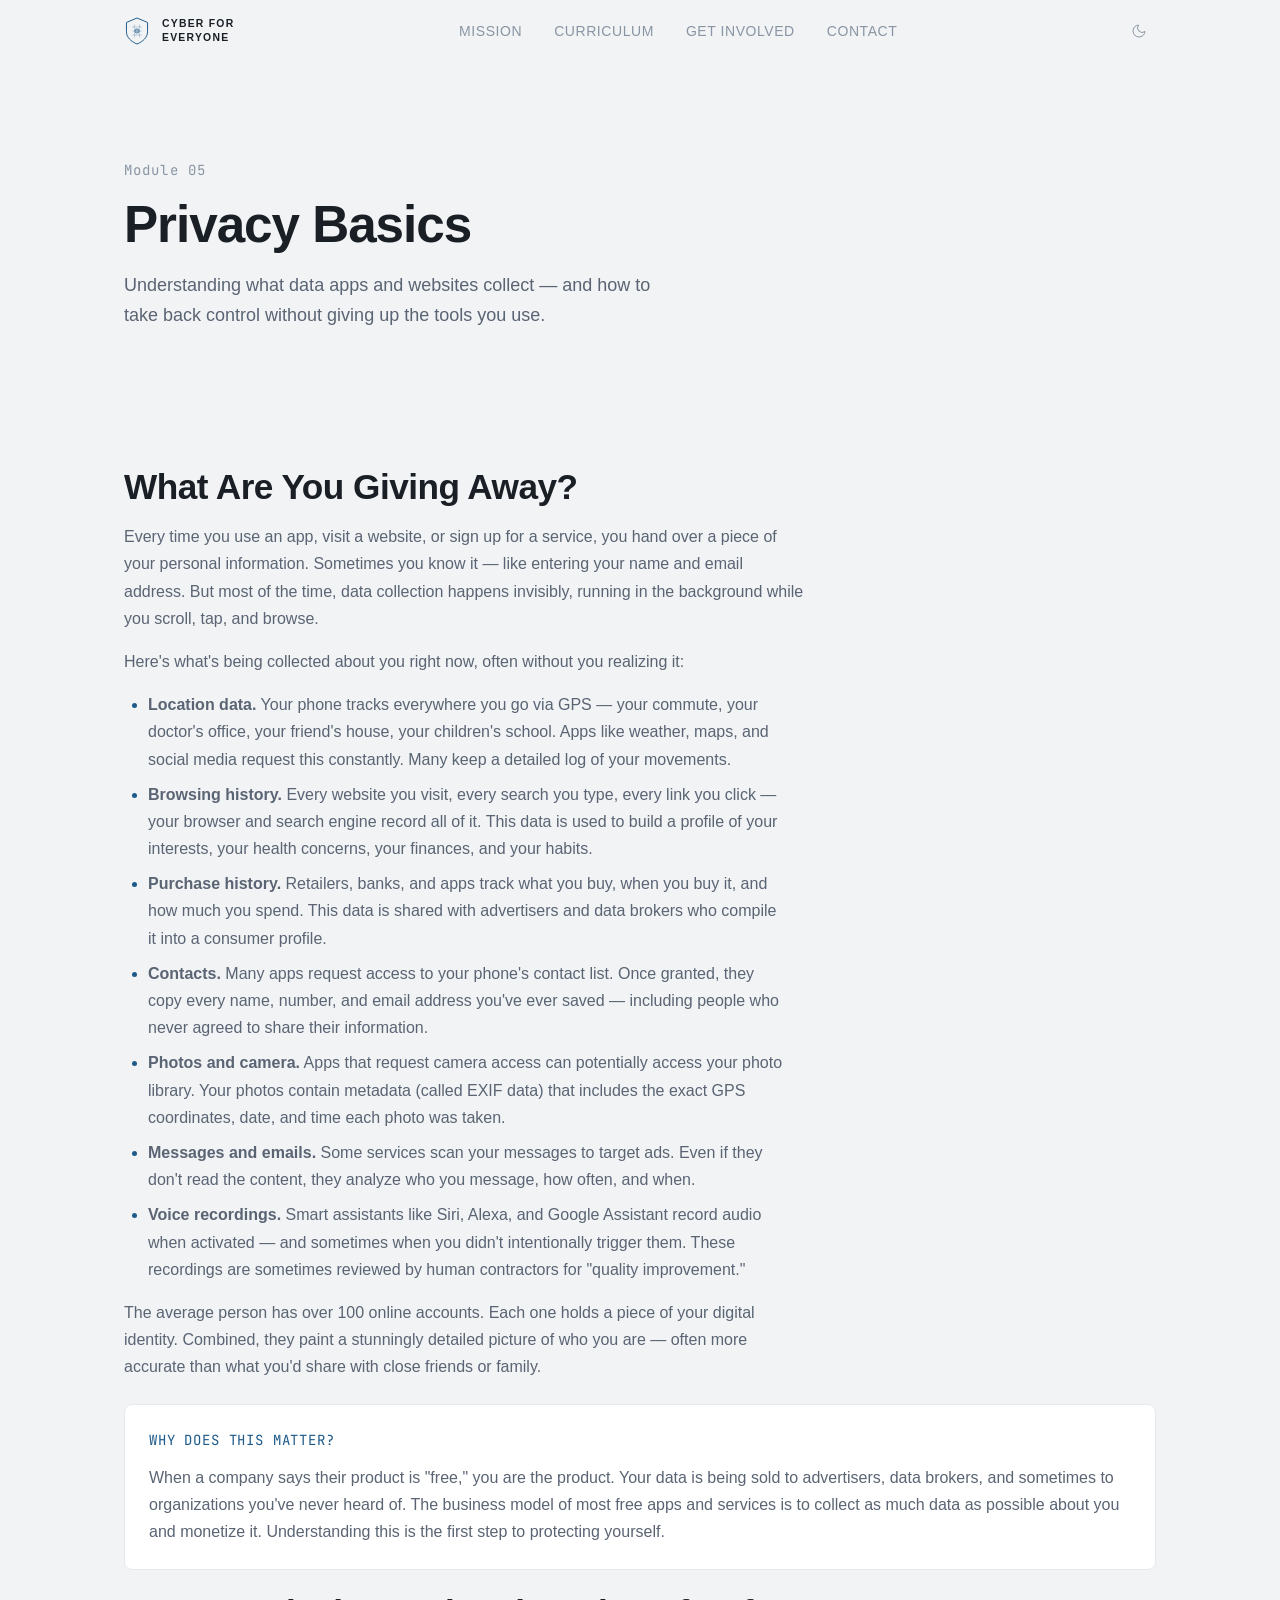
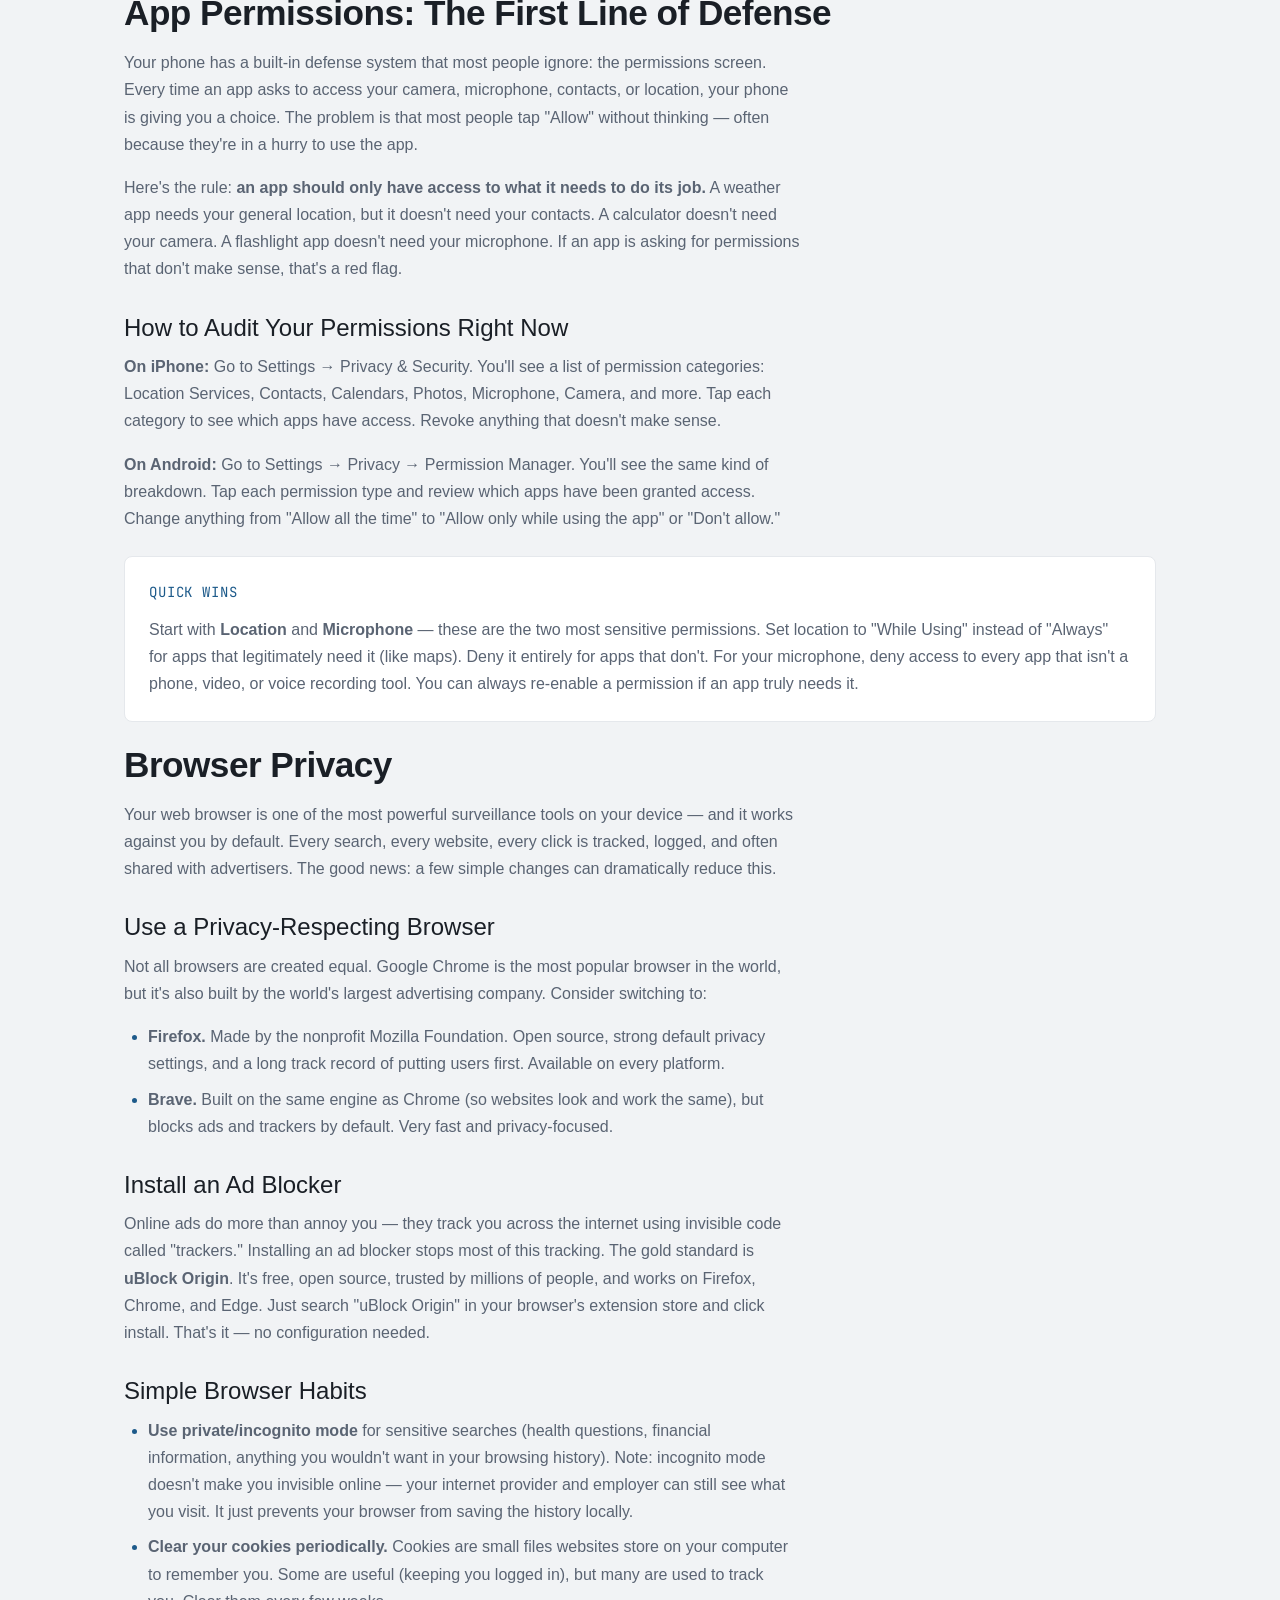
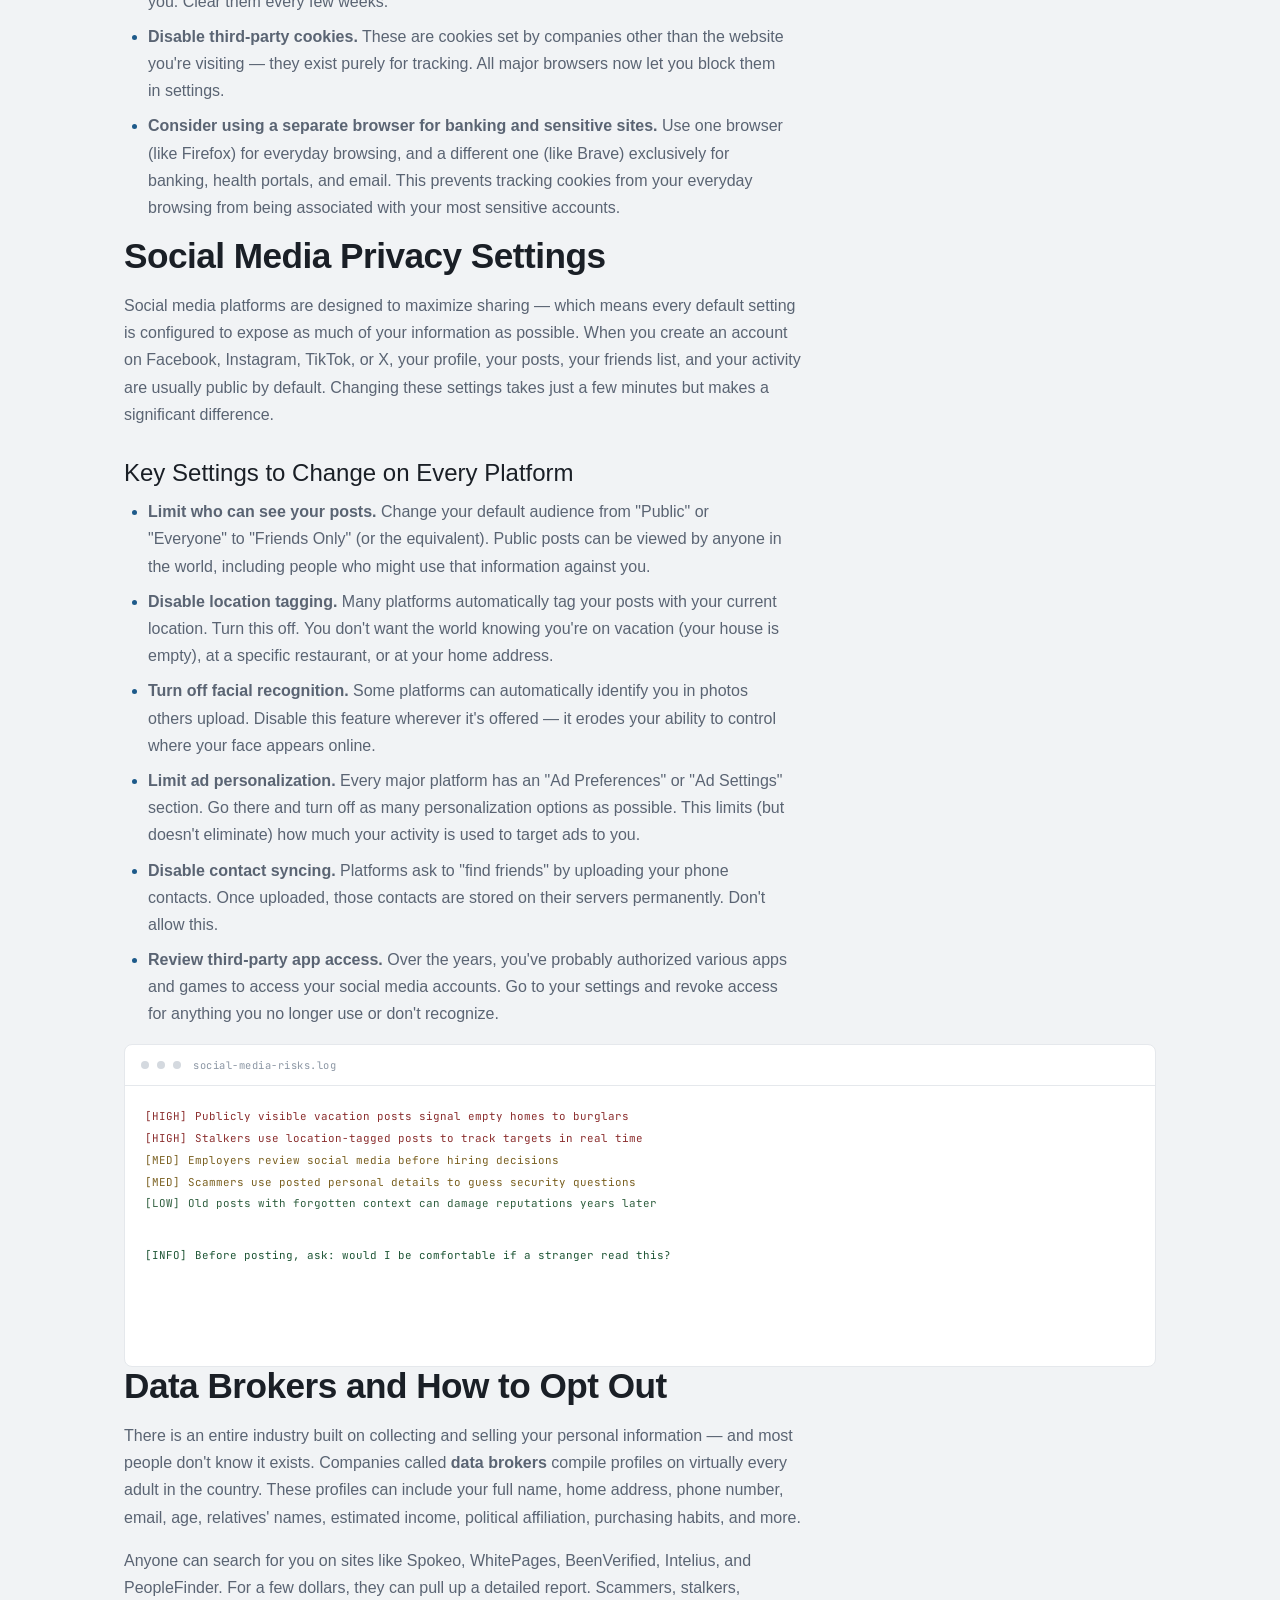
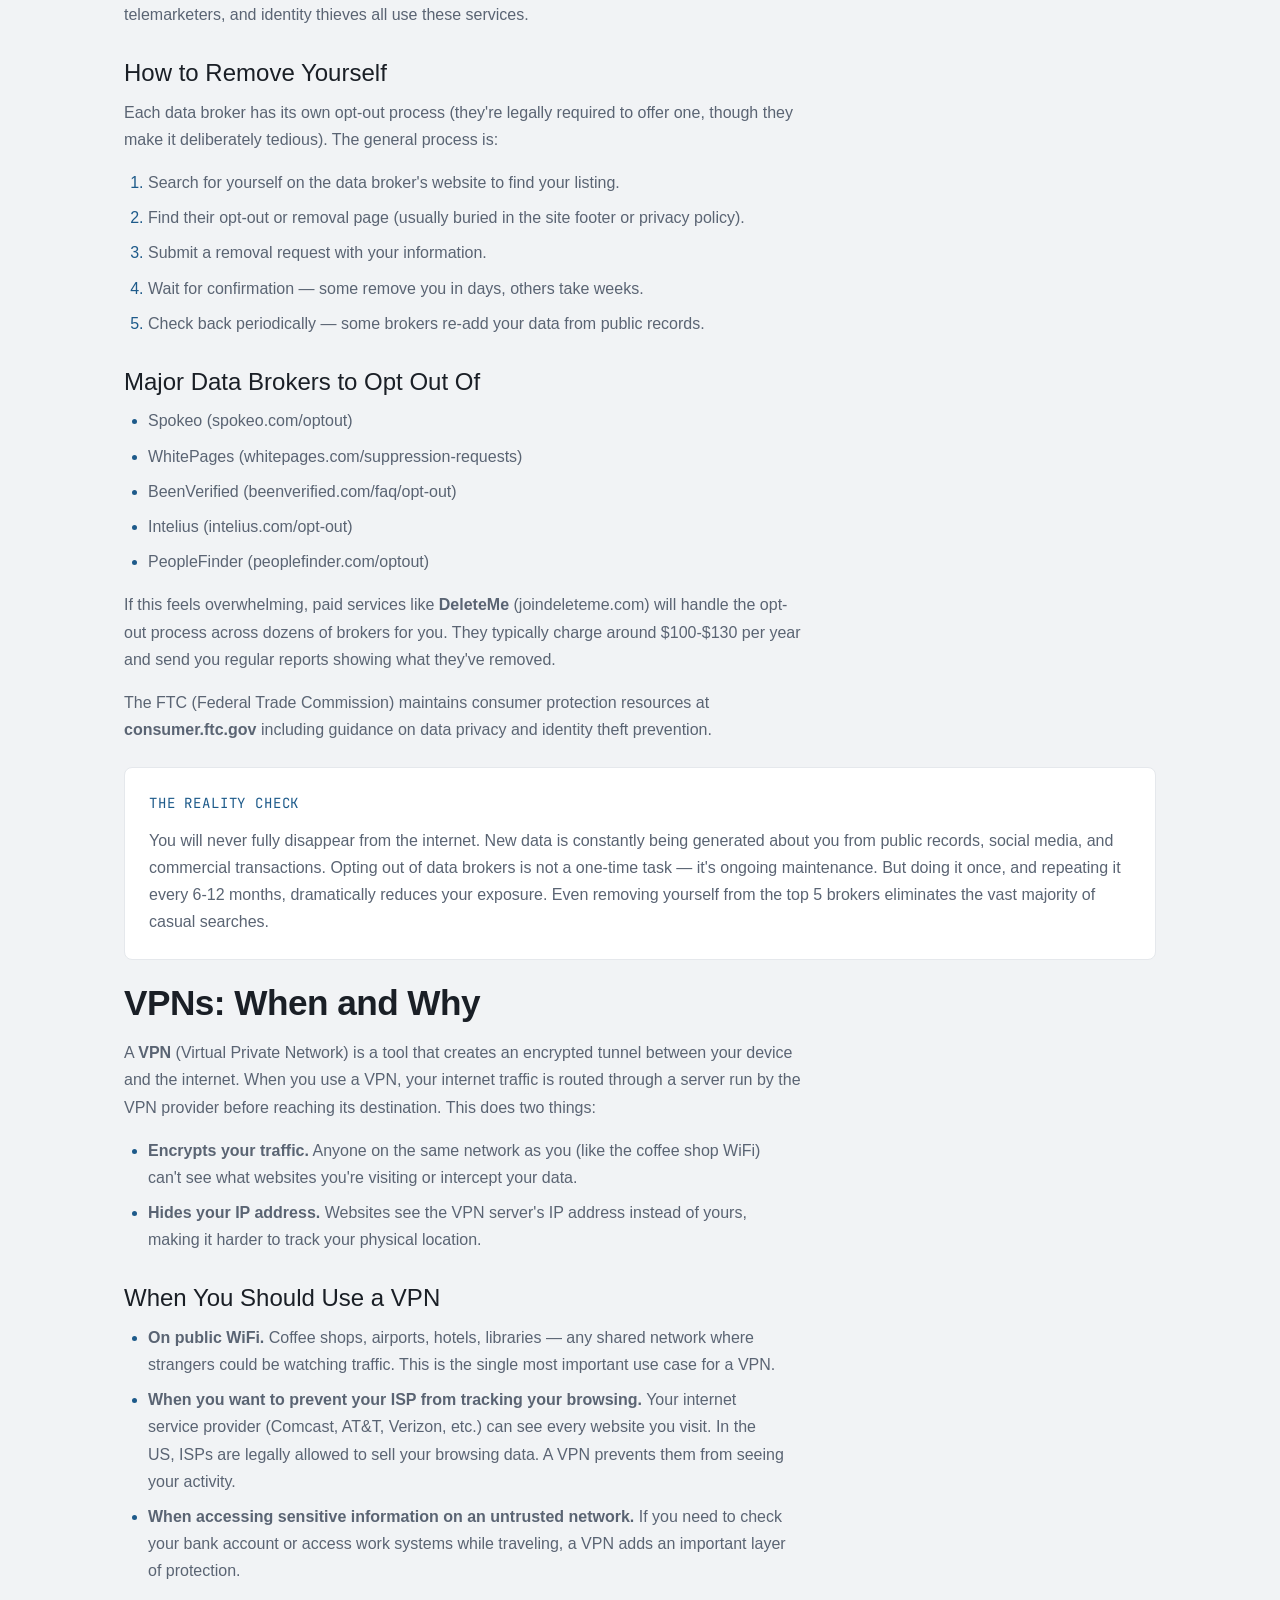
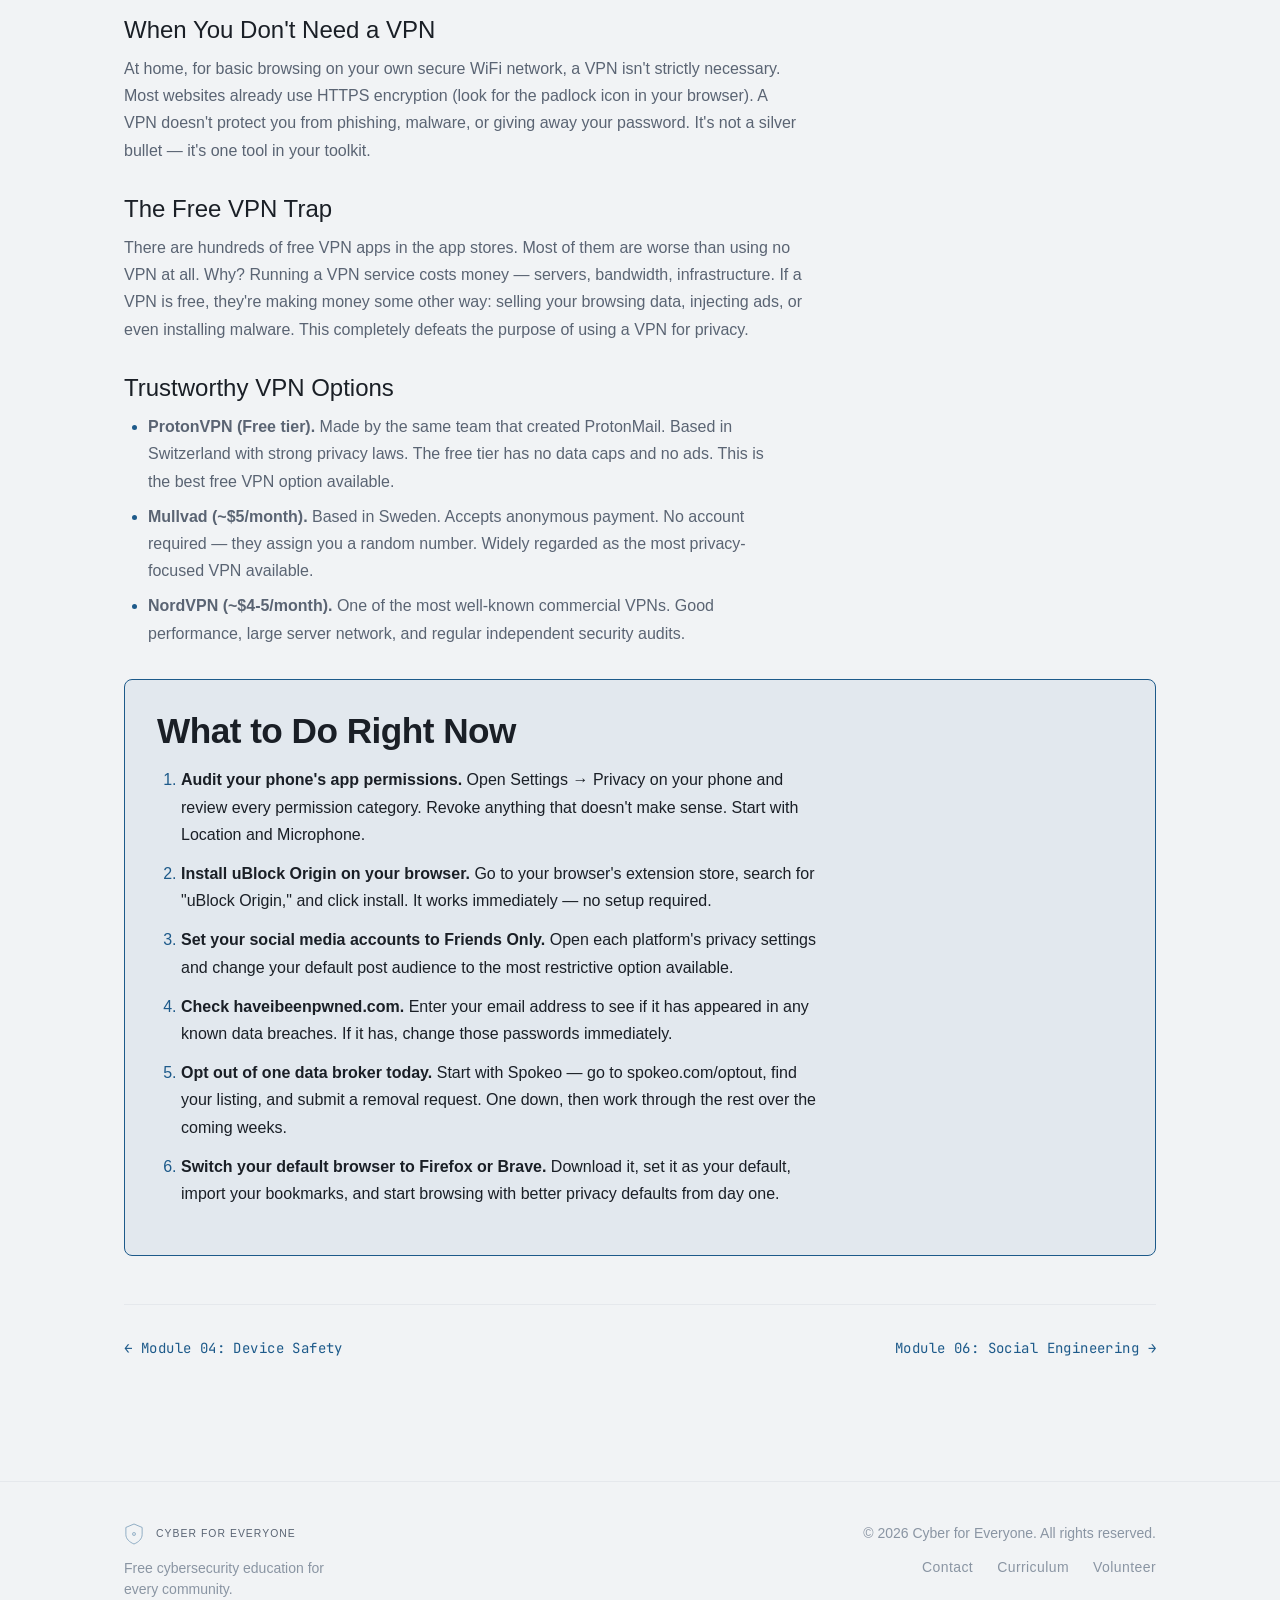
<file: modules/privacy.html>
<!DOCTYPE html>
<html lang="en">
<head>
  <meta charset="utf-8">
  <meta name="viewport" content="width=device-width, initial-scale=1">
  <title>Module 05: Privacy Basics — Cyber for Everyone</title>
  <meta name="description" content="Understanding what data apps and websites collect — and how to take back control without giving up the tools you use.">

  <link href="https://api.fontshare.com/v2/css?f[]=clash-display@400,500,600&f[]=satoshi@400,500&display=swap" rel="stylesheet">
  <link rel="preconnect" href="https://fonts.googleapis.com">
  <link rel="preconnect" href="https://fonts.gstatic.com" crossorigin>
  <link href="https://fonts.googleapis.com/css2?family=JetBrains+Mono:wght@400&display=swap" rel="stylesheet">

  <link rel="stylesheet" href="../base.css">
  <link rel="stylesheet" href="../style.css">

  <script>
    (function(){
      var d = matchMedia('(prefers-color-scheme:dark)').matches ? 'dark' : 'light';
      document.documentElement.setAttribute('data-theme', d);
    })();
  </script>

  <style>
    .module-hero { padding-top: clamp(var(--space-16), 10vw, var(--space-24)); padding-bottom: clamp(var(--space-8), 4vw, var(--space-12)); }
    .module-hero__num { font-family: var(--font-mono); font-size: var(--text-xs); color: var(--text-tertiary); letter-spacing: 0.08em; margin-bottom: var(--space-4); }
    .module-hero__title { font-family: var(--font-display); font-size: var(--text-2xl); font-weight: 600; color: var(--text-primary); letter-spacing: -0.02em; margin-bottom: var(--space-4); }
    .module-hero__desc { font-size: var(--text-base); color: var(--text-secondary); max-width: 560px; line-height: 1.7; }
    .module-content { padding-bottom: clamp(var(--space-16), 7vw, var(--space-24)); }
    .module-content h2 { font-family: var(--font-display); font-size: var(--text-xl); font-weight: 600; color: var(--text-primary); margin-bottom: var(--space-4); letter-spacing: -0.015em; }
    .module-content h3 { font-family: var(--font-display); font-size: var(--text-lg); font-weight: 500; color: var(--text-primary); margin-bottom: var(--space-3); margin-top: var(--space-8); }
    .module-content p { font-size: var(--text-sm); color: var(--text-secondary); line-height: 1.7; margin-bottom: var(--space-4); max-width: 680px; }
    .module-content ul, .module-content ol { padding-left: var(--space-6); margin-bottom: var(--space-4); }
    .module-content li { font-size: var(--text-sm); color: var(--text-secondary); line-height: 1.7; margin-bottom: var(--space-2); }
    .module-content li::marker { color: var(--accent); }
    .tip-box { border: 1px solid var(--border-subtle); border-radius: var(--radius-lg); padding: var(--space-6); background: var(--bg-card); margin-block: var(--space-6); }
    .tip-box__label { font-family: var(--font-mono); font-size: var(--text-xs); color: var(--accent); letter-spacing: 0.06em; text-transform: uppercase; margin-bottom: var(--space-3); }
    .tip-box__content { font-size: var(--text-sm); color: var(--text-secondary); line-height: 1.7; }
    .action-checklist { border: 1px solid var(--accent); border-radius: var(--radius-lg); padding: var(--space-8); background: var(--accent-dim); margin-block: var(--space-8); }
    .action-checklist__title { font-family: var(--font-display); font-size: var(--text-lg); font-weight: 600; color: var(--text-primary); margin-bottom: var(--space-4); }
    .action-checklist li { font-size: var(--text-sm); color: var(--text-primary); line-height: 1.7; margin-bottom: var(--space-3); }
    .module-nav { display: flex; justify-content: space-between; padding-block: var(--space-8); border-top: 1px solid var(--border-subtle); margin-top: var(--space-12); }
    .module-nav a { font-family: var(--font-mono); font-size: var(--text-xs); color: var(--accent); text-decoration: none; letter-spacing: 0.03em; transition: opacity var(--transition); }
    .module-nav a:hover { opacity: 0.7; }
  </style>
</head>
<body>

  <!-- HEADER -->
  <header class="header" id="header">
    <div class="container header__inner">
      <a href="../index.html" class="header__logo" aria-label="Cyber for Everyone — Home">
        <svg class="header__logo-mark" viewBox="0 0 32 36" fill="none" aria-hidden="true">
          <path d="M16 2L29 7.5V19C29 25.5 23.5 31 16 34C8.5 31 3 25.5 3 19V7.5L16 2Z" stroke="currentColor" stroke-width="1.2"/>
          <line x1="10" y1="13" x2="22" y2="13" stroke="currentColor" stroke-width="0.6" opacity="0.5"/>
          <line x1="10" y1="18" x2="22" y2="18" stroke="currentColor" stroke-width="0.6" opacity="0.5"/>
          <line x1="10" y1="23" x2="22" y2="23" stroke="currentColor" stroke-width="0.6" opacity="0.5"/>
          <line x1="13" y1="10" x2="13" y2="26" stroke="currentColor" stroke-width="0.6" opacity="0.5"/>
          <line x1="19" y1="10" x2="19" y2="26" stroke="currentColor" stroke-width="0.6" opacity="0.5"/>
          <circle cx="16" cy="18" r="2.5" stroke="currentColor" stroke-width="1" fill="none"/>
          <circle cx="16" cy="18" r="0.8" fill="currentColor"/>
        </svg>
        <span class="header__logo-text">Cyber for<br>Everyone</span>
      </a>

      <nav class="header__nav" id="main-nav" aria-label="Main navigation">
        <a href="../index.html#mission">Mission</a>
        <a href="../index.html#curriculum">Curriculum</a>
        <a href="../index.html#get-involved">Get Involved</a>
        <a href="../index.html#contact">Contact</a>
      </nav>

      <div class="header__actions">
        <button class="theme-toggle" data-theme-toggle aria-label="Toggle theme">
          <svg width="16" height="16" viewBox="0 0 24 24" fill="none" stroke="currentColor" stroke-width="1.5">
            <circle cx="12" cy="12" r="5"/>
            <path d="M12 1v2M12 21v2M4.22 4.22l1.42 1.42M18.36 18.36l1.42 1.42M1 12h2M21 12h2M4.22 19.78l1.42-1.42M18.36 5.64l1.42-1.42"/>
          </svg>
        </button>
        <button class="mobile-toggle" id="mobile-toggle" aria-label="Open menu" aria-expanded="false" aria-controls="main-nav">
          <svg width="20" height="20" viewBox="0 0 24 24" fill="none" stroke="currentColor" stroke-width="1.5">
            <path d="M3 12h18M3 6h18M3 18h18"/>
          </svg>
        </button>
      </div>
    </div>
  </header>

  <!-- MODULE HERO -->
  <section class="module-hero" aria-labelledby="module-title">
    <div class="container">
      <p class="module-hero__num fade-in">Module 05</p>
      <h1 class="module-hero__title fade-in" id="module-title">Privacy Basics</h1>
      <p class="module-hero__desc fade-in">Understanding what data apps and websites collect — and how to take back control without giving up the tools you use.</p>
    </div>
  </section>

  <!-- MODULE CONTENT -->
  <section class="module-content">
    <div class="container">

      <!-- Section 1: What Are You Giving Away? -->
      <div class="fade-in">
        <h2>What Are You Giving Away?</h2>
        <p>Every time you use an app, visit a website, or sign up for a service, you hand over a piece of your personal information. Sometimes you know it — like entering your name and email address. But most of the time, data collection happens invisibly, running in the background while you scroll, tap, and browse.</p>
        <p>Here's what's being collected about you right now, often without you realizing it:</p>
        <ul>
          <li><strong>Location data.</strong> Your phone tracks everywhere you go via GPS — your commute, your doctor's office, your friend's house, your children's school. Apps like weather, maps, and social media request this constantly. Many keep a detailed log of your movements.</li>
          <li><strong>Browsing history.</strong> Every website you visit, every search you type, every link you click — your browser and search engine record all of it. This data is used to build a profile of your interests, your health concerns, your finances, and your habits.</li>
          <li><strong>Purchase history.</strong> Retailers, banks, and apps track what you buy, when you buy it, and how much you spend. This data is shared with advertisers and data brokers who compile it into a consumer profile.</li>
          <li><strong>Contacts.</strong> Many apps request access to your phone's contact list. Once granted, they copy every name, number, and email address you've ever saved — including people who never agreed to share their information.</li>
          <li><strong>Photos and camera.</strong> Apps that request camera access can potentially access your photo library. Your photos contain metadata (called EXIF data) that includes the exact GPS coordinates, date, and time each photo was taken.</li>
          <li><strong>Messages and emails.</strong> Some services scan your messages to target ads. Even if they don't read the content, they analyze who you message, how often, and when.</li>
          <li><strong>Voice recordings.</strong> Smart assistants like Siri, Alexa, and Google Assistant record audio when activated — and sometimes when you didn't intentionally trigger them. These recordings are sometimes reviewed by human contractors for "quality improvement."</li>
        </ul>
        <p>The average person has over 100 online accounts. Each one holds a piece of your digital identity. Combined, they paint a stunningly detailed picture of who you are — often more accurate than what you'd share with close friends or family.</p>

        <div class="tip-box">
          <div class="tip-box__label">Why does this matter?</div>
          <div class="tip-box__content">When a company says their product is "free," you are the product. Your data is being sold to advertisers, data brokers, and sometimes to organizations you've never heard of. The business model of most free apps and services is to collect as much data as possible about you and monetize it. Understanding this is the first step to protecting yourself.</div>
        </div>
      </div>

      <!-- Section 2: App Permissions -->
      <div class="fade-in">
        <h2>App Permissions: The First Line of Defense</h2>
        <p>Your phone has a built-in defense system that most people ignore: the permissions screen. Every time an app asks to access your camera, microphone, contacts, or location, your phone is giving you a choice. The problem is that most people tap "Allow" without thinking — often because they're in a hurry to use the app.</p>
        <p>Here's the rule: <strong>an app should only have access to what it needs to do its job.</strong> A weather app needs your general location, but it doesn't need your contacts. A calculator doesn't need your camera. A flashlight app doesn't need your microphone. If an app is asking for permissions that don't make sense, that's a red flag.</p>

        <h3>How to Audit Your Permissions Right Now</h3>
        <p><strong>On iPhone:</strong> Go to Settings → Privacy & Security. You'll see a list of permission categories: Location Services, Contacts, Calendars, Photos, Microphone, Camera, and more. Tap each category to see which apps have access. Revoke anything that doesn't make sense.</p>
        <p><strong>On Android:</strong> Go to Settings → Privacy → Permission Manager. You'll see the same kind of breakdown. Tap each permission type and review which apps have been granted access. Change anything from "Allow all the time" to "Allow only while using the app" or "Don't allow."</p>

        <div class="tip-box">
          <div class="tip-box__label">Quick Wins</div>
          <div class="tip-box__content">Start with <strong>Location</strong> and <strong>Microphone</strong> — these are the two most sensitive permissions. Set location to "While Using" instead of "Always" for apps that legitimately need it (like maps). Deny it entirely for apps that don't. For your microphone, deny access to every app that isn't a phone, video, or voice recording tool. You can always re-enable a permission if an app truly needs it.</div>
        </div>
      </div>

      <!-- Section 3: Browser Privacy -->
      <div class="fade-in">
        <h2>Browser Privacy</h2>
        <p>Your web browser is one of the most powerful surveillance tools on your device — and it works against you by default. Every search, every website, every click is tracked, logged, and often shared with advertisers. The good news: a few simple changes can dramatically reduce this.</p>

        <h3>Use a Privacy-Respecting Browser</h3>
        <p>Not all browsers are created equal. Google Chrome is the most popular browser in the world, but it's also built by the world's largest advertising company. Consider switching to:</p>
        <ul>
          <li><strong>Firefox.</strong> Made by the nonprofit Mozilla Foundation. Open source, strong default privacy settings, and a long track record of putting users first. Available on every platform.</li>
          <li><strong>Brave.</strong> Built on the same engine as Chrome (so websites look and work the same), but blocks ads and trackers by default. Very fast and privacy-focused.</li>
        </ul>

        <h3>Install an Ad Blocker</h3>
        <p>Online ads do more than annoy you — they track you across the internet using invisible code called "trackers." Installing an ad blocker stops most of this tracking. The gold standard is <strong>uBlock Origin</strong>. It's free, open source, trusted by millions of people, and works on Firefox, Chrome, and Edge. Just search "uBlock Origin" in your browser's extension store and click install. That's it — no configuration needed.</p>

        <h3>Simple Browser Habits</h3>
        <ul>
          <li><strong>Use private/incognito mode</strong> for sensitive searches (health questions, financial information, anything you wouldn't want in your browsing history). Note: incognito mode doesn't make you invisible online — your internet provider and employer can still see what you visit. It just prevents your browser from saving the history locally.</li>
          <li><strong>Clear your cookies periodically.</strong> Cookies are small files websites store on your computer to remember you. Some are useful (keeping you logged in), but many are used to track you. Clear them every few weeks.</li>
          <li><strong>Disable third-party cookies.</strong> These are cookies set by companies other than the website you're visiting — they exist purely for tracking. All major browsers now let you block them in settings.</li>
          <li><strong>Consider using a separate browser for banking and sensitive sites.</strong> Use one browser (like Firefox) for everyday browsing, and a different one (like Brave) exclusively for banking, health portals, and email. This prevents tracking cookies from your everyday browsing from being associated with your most sensitive accounts.</li>
        </ul>
      </div>

      <!-- Section 4: Social Media Privacy Settings -->
      <div class="fade-in">
        <h2>Social Media Privacy Settings</h2>
        <p>Social media platforms are designed to maximize sharing — which means every default setting is configured to expose as much of your information as possible. When you create an account on Facebook, Instagram, TikTok, or X, your profile, your posts, your friends list, and your activity are usually public by default. Changing these settings takes just a few minutes but makes a significant difference.</p>

        <h3>Key Settings to Change on Every Platform</h3>
        <ul>
          <li><strong>Limit who can see your posts.</strong> Change your default audience from "Public" or "Everyone" to "Friends Only" (or the equivalent). Public posts can be viewed by anyone in the world, including people who might use that information against you.</li>
          <li><strong>Disable location tagging.</strong> Many platforms automatically tag your posts with your current location. Turn this off. You don't want the world knowing you're on vacation (your house is empty), at a specific restaurant, or at your home address.</li>
          <li><strong>Turn off facial recognition.</strong> Some platforms can automatically identify you in photos others upload. Disable this feature wherever it's offered — it erodes your ability to control where your face appears online.</li>
          <li><strong>Limit ad personalization.</strong> Every major platform has an "Ad Preferences" or "Ad Settings" section. Go there and turn off as many personalization options as possible. This limits (but doesn't eliminate) how much your activity is used to target ads to you.</li>
          <li><strong>Disable contact syncing.</strong> Platforms ask to "find friends" by uploading your phone contacts. Once uploaded, those contacts are stored on their servers permanently. Don't allow this.</li>
          <li><strong>Review third-party app access.</strong> Over the years, you've probably authorized various apps and games to access your social media accounts. Go to your settings and revoke access for anything you no longer use or don't recognize.</li>
        </ul>

        <div class="threat-panel">
          <div class="threat-panel__bar">
            <span class="threat-panel__dot"></span>
            <span class="threat-panel__dot"></span>
            <span class="threat-panel__dot"></span>
            <span class="threat-panel__label">social-media-risks.log</span>
          </div>
          <div class="threat-panel__body">
            <div class="threat-line threat-line--high"><span class="threat-tag">[HIGH]</span> Publicly visible vacation posts signal empty homes to burglars</div>
            <div class="threat-line threat-line--high"><span class="threat-tag">[HIGH]</span> Stalkers use location-tagged posts to track targets in real time</div>
            <div class="threat-line threat-line--med"><span class="threat-tag">[MED]</span> Employers review social media before hiring decisions</div>
            <div class="threat-line threat-line--med"><span class="threat-tag">[MED]</span> Scammers use posted personal details to guess security questions</div>
            <div class="threat-line threat-line--low"><span class="threat-tag">[LOW]</span> Old posts with forgotten context can damage reputations years later</div>
            <div class="threat-line">&nbsp;</div>
            <div class="threat-line threat-status"><span class="threat-tag threat-tag--ok">[INFO]</span> Before posting, ask: would I be comfortable if a stranger read this?</div>
          </div>
        </div>
      </div>

      <!-- Section 5: Data Brokers -->
      <div class="fade-in">
        <h2>Data Brokers and How to Opt Out</h2>
        <p>There is an entire industry built on collecting and selling your personal information — and most people don't know it exists. Companies called <strong>data brokers</strong> compile profiles on virtually every adult in the country. These profiles can include your full name, home address, phone number, email, age, relatives' names, estimated income, political affiliation, purchasing habits, and more.</p>
        <p>Anyone can search for you on sites like Spokeo, WhitePages, BeenVerified, Intelius, and PeopleFinder. For a few dollars, they can pull up a detailed report. Scammers, stalkers, telemarketers, and identity thieves all use these services.</p>

        <h3>How to Remove Yourself</h3>
        <p>Each data broker has its own opt-out process (they're legally required to offer one, though they make it deliberately tedious). The general process is:</p>
        <ol>
          <li>Search for yourself on the data broker's website to find your listing.</li>
          <li>Find their opt-out or removal page (usually buried in the site footer or privacy policy).</li>
          <li>Submit a removal request with your information.</li>
          <li>Wait for confirmation — some remove you in days, others take weeks.</li>
          <li>Check back periodically — some brokers re-add your data from public records.</li>
        </ol>

        <h3>Major Data Brokers to Opt Out Of</h3>
        <ul>
          <li>Spokeo (spokeo.com/optout)</li>
          <li>WhitePages (whitepages.com/suppression-requests)</li>
          <li>BeenVerified (beenverified.com/faq/opt-out)</li>
          <li>Intelius (intelius.com/opt-out)</li>
          <li>PeopleFinder (peoplefinder.com/optout)</li>
        </ul>
        <p>If this feels overwhelming, paid services like <strong>DeleteMe</strong> (joindeleteme.com) will handle the opt-out process across dozens of brokers for you. They typically charge around $100-$130 per year and send you regular reports showing what they've removed.</p>
        <p>The FTC (Federal Trade Commission) maintains consumer protection resources at <strong>consumer.ftc.gov</strong> including guidance on data privacy and identity theft prevention.</p>

        <div class="tip-box">
          <div class="tip-box__label">The Reality Check</div>
          <div class="tip-box__content">You will never fully disappear from the internet. New data is constantly being generated about you from public records, social media, and commercial transactions. Opting out of data brokers is not a one-time task — it's ongoing maintenance. But doing it once, and repeating it every 6-12 months, dramatically reduces your exposure. Even removing yourself from the top 5 brokers eliminates the vast majority of casual searches.</div>
        </div>
      </div>

      <!-- Section 6: VPNs -->
      <div class="fade-in">
        <h2>VPNs: When and Why</h2>
        <p>A <strong>VPN</strong> (Virtual Private Network) is a tool that creates an encrypted tunnel between your device and the internet. When you use a VPN, your internet traffic is routed through a server run by the VPN provider before reaching its destination. This does two things:</p>
        <ul>
          <li><strong>Encrypts your traffic.</strong> Anyone on the same network as you (like the coffee shop WiFi) can't see what websites you're visiting or intercept your data.</li>
          <li><strong>Hides your IP address.</strong> Websites see the VPN server's IP address instead of yours, making it harder to track your physical location.</li>
        </ul>

        <h3>When You Should Use a VPN</h3>
        <ul>
          <li><strong>On public WiFi.</strong> Coffee shops, airports, hotels, libraries — any shared network where strangers could be watching traffic. This is the single most important use case for a VPN.</li>
          <li><strong>When you want to prevent your ISP from tracking your browsing.</strong> Your internet service provider (Comcast, AT&T, Verizon, etc.) can see every website you visit. In the US, ISPs are legally allowed to sell your browsing data. A VPN prevents them from seeing your activity.</li>
          <li><strong>When accessing sensitive information on an untrusted network.</strong> If you need to check your bank account or access work systems while traveling, a VPN adds an important layer of protection.</li>
        </ul>

        <h3>When You Don't Need a VPN</h3>
        <p>At home, for basic browsing on your own secure WiFi network, a VPN isn't strictly necessary. Most websites already use HTTPS encryption (look for the padlock icon in your browser). A VPN doesn't protect you from phishing, malware, or giving away your password. It's not a silver bullet — it's one tool in your toolkit.</p>

        <h3>The Free VPN Trap</h3>
        <p>There are hundreds of free VPN apps in the app stores. Most of them are worse than using no VPN at all. Why? Running a VPN service costs money — servers, bandwidth, infrastructure. If a VPN is free, they're making money some other way: selling your browsing data, injecting ads, or even installing malware. This completely defeats the purpose of using a VPN for privacy.</p>

        <h3>Trustworthy VPN Options</h3>
        <ul>
          <li><strong>ProtonVPN (Free tier).</strong> Made by the same team that created ProtonMail. Based in Switzerland with strong privacy laws. The free tier has no data caps and no ads. This is the best free VPN option available.</li>
          <li><strong>Mullvad (~$5/month).</strong> Based in Sweden. Accepts anonymous payment. No account required — they assign you a random number. Widely regarded as the most privacy-focused VPN available.</li>
          <li><strong>NordVPN (~$4-5/month).</strong> One of the most well-known commercial VPNs. Good performance, large server network, and regular independent security audits.</li>
        </ul>
      </div>

      <!-- Action Checklist -->
      <div class="fade-in">
        <div class="action-checklist">
          <h2 class="action-checklist__title">What to Do Right Now</h2>
          <ol>
            <li><strong>Audit your phone's app permissions.</strong> Open Settings → Privacy on your phone and review every permission category. Revoke anything that doesn't make sense. Start with Location and Microphone.</li>
            <li><strong>Install uBlock Origin on your browser.</strong> Go to your browser's extension store, search for "uBlock Origin," and click install. It works immediately — no setup required.</li>
            <li><strong>Set your social media accounts to Friends Only.</strong> Open each platform's privacy settings and change your default post audience to the most restrictive option available.</li>
            <li><strong>Check haveibeenpwned.com.</strong> Enter your email address to see if it has appeared in any known data breaches. If it has, change those passwords immediately.</li>
            <li><strong>Opt out of one data broker today.</strong> Start with Spokeo — go to spokeo.com/optout, find your listing, and submit a removal request. One down, then work through the rest over the coming weeks.</li>
            <li><strong>Switch your default browser to Firefox or Brave.</strong> Download it, set it as your default, import your bookmarks, and start browsing with better privacy defaults from day one.</li>
          </ol>
        </div>
      </div>

      <!-- Module Navigation -->
      <nav class="module-nav fade-in" aria-label="Module navigation">
        <a href="device-safety.html">← Module 04: Device Safety</a>
        <a href="social-engineering.html">Module 06: Social Engineering →</a>
      </nav>

    </div>
  </section>

  <!-- FOOTER -->
  <footer class="footer">
    <div class="container footer__inner">
      <div class="footer__left">
        <a href="../index.html" class="footer__logo" aria-label="Cyber for Everyone — Home">
          <svg class="footer__logo-mark" viewBox="0 0 32 36" fill="none" aria-hidden="true">
            <path d="M16 2L29 7.5V19C29 25.5 23.5 31 16 34C8.5 31 3 25.5 3 19V7.5L16 2Z" stroke="currentColor" stroke-width="1.2"/>
            <circle cx="16" cy="18" r="2.5" stroke="currentColor" stroke-width="1" fill="none"/>
            <circle cx="16" cy="18" r="0.8" fill="currentColor"/>
          </svg>
          <span class="footer__logo-text">Cyber for Everyone</span>
        </a>
        <p class="footer__tagline">Free cybersecurity education for every community.</p>
      </div>
      <div class="footer__right">
        <div class="footer__copy">&copy; <span id="year"></span> Cyber for Everyone. All rights reserved.</div>
        <div class="footer__links">
          <a href="mailto:cyberforeveryone@pm.me">Contact</a>
          <a href="../index.html#curriculum">Curriculum</a>
          <a href="../index.html#get-involved">Volunteer</a>
        </div>
      </div>
    </div>
  </footer>

  <script>
    document.getElementById('year').textContent = new Date().getFullYear();

    // Theme toggle
    (function () {
      const t = document.querySelector('[data-theme-toggle]');
      const r = document.documentElement;
      let d = r.getAttribute('data-theme') || 'dark';

      function setIcon() {
        if (!t) return;
        t.innerHTML = d === 'dark'
          ? '<svg width="16" height="16" viewBox="0 0 24 24" fill="none" stroke="currentColor" stroke-width="1.5"><circle cx="12" cy="12" r="5"/><path d="M12 1v2M12 21v2M4.22 4.22l1.42 1.42M18.36 18.36l1.42 1.42M1 12h2M21 12h2M4.22 19.78l1.42-1.42M18.36 5.64l1.42-1.42"/></svg>'
          : '<svg width="16" height="16" viewBox="0 0 24 24" fill="none" stroke="currentColor" stroke-width="1.5"><path d="M21 12.79A9 9 0 1 1 11.21 3 7 7 0 0 0 21 12.79z"/></svg>';
        t.setAttribute('aria-label', 'Switch to ' + (d === 'dark' ? 'light' : 'dark') + ' mode');
      }

      setIcon();
      t && t.addEventListener('click', () => {
        d = d === 'dark' ? 'light' : 'dark';
        r.setAttribute('data-theme', d);
        setIcon();
      });
    })();

    // Mobile nav
    (function () {
      const btn = document.getElementById('mobile-toggle');
      const nav = document.getElementById('main-nav');
      btn && btn.addEventListener('click', () => {
        const open = nav.classList.toggle('active');
        btn.setAttribute('aria-expanded', open);
      });
      nav && nav.querySelectorAll('a').forEach(a => {
        a.addEventListener('click', () => {
          nav.classList.remove('active');
          btn && btn.setAttribute('aria-expanded', 'false');
        });
      });
    })();

    // Scroll fade-in
    (function () {
      const els = document.querySelectorAll('.fade-in');
      if (!('IntersectionObserver' in window)) {
        els.forEach(el => el.classList.add('visible'));
        return;
      }
      const obs = new IntersectionObserver((entries) => {
        entries.forEach(e => { if (e.isIntersecting) { e.target.classList.add('visible'); obs.unobserve(e.target); } });
      }, { threshold: 0.1, rootMargin: '0px 0px -40px 0px' });
      els.forEach(el => obs.observe(el));
    })();

    // Header scroll state
    (function () {
      const header = document.getElementById('header');
      window.addEventListener('scroll', () => {
        header.classList.toggle('header--scrolled', window.scrollY > 20);
      }, { passive: true });
    })();
  </script>

</body>
</html>
</file>
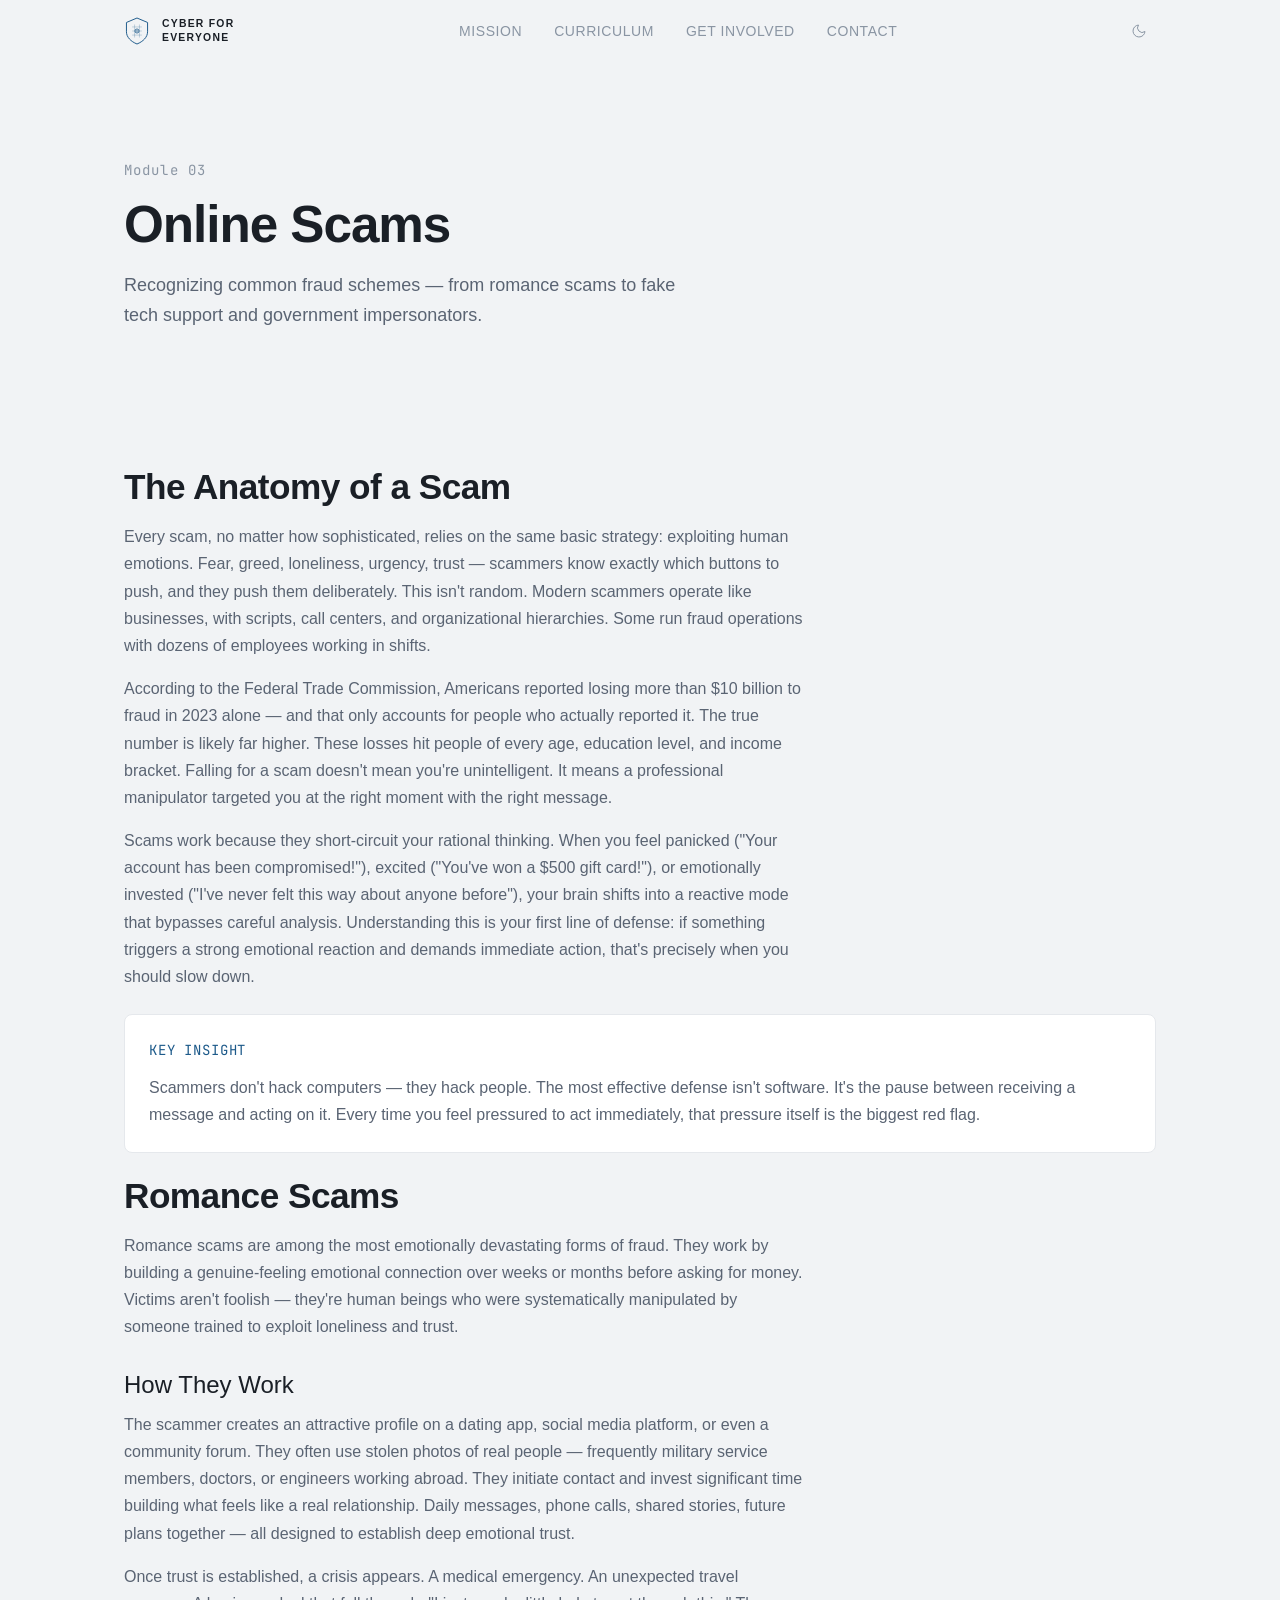
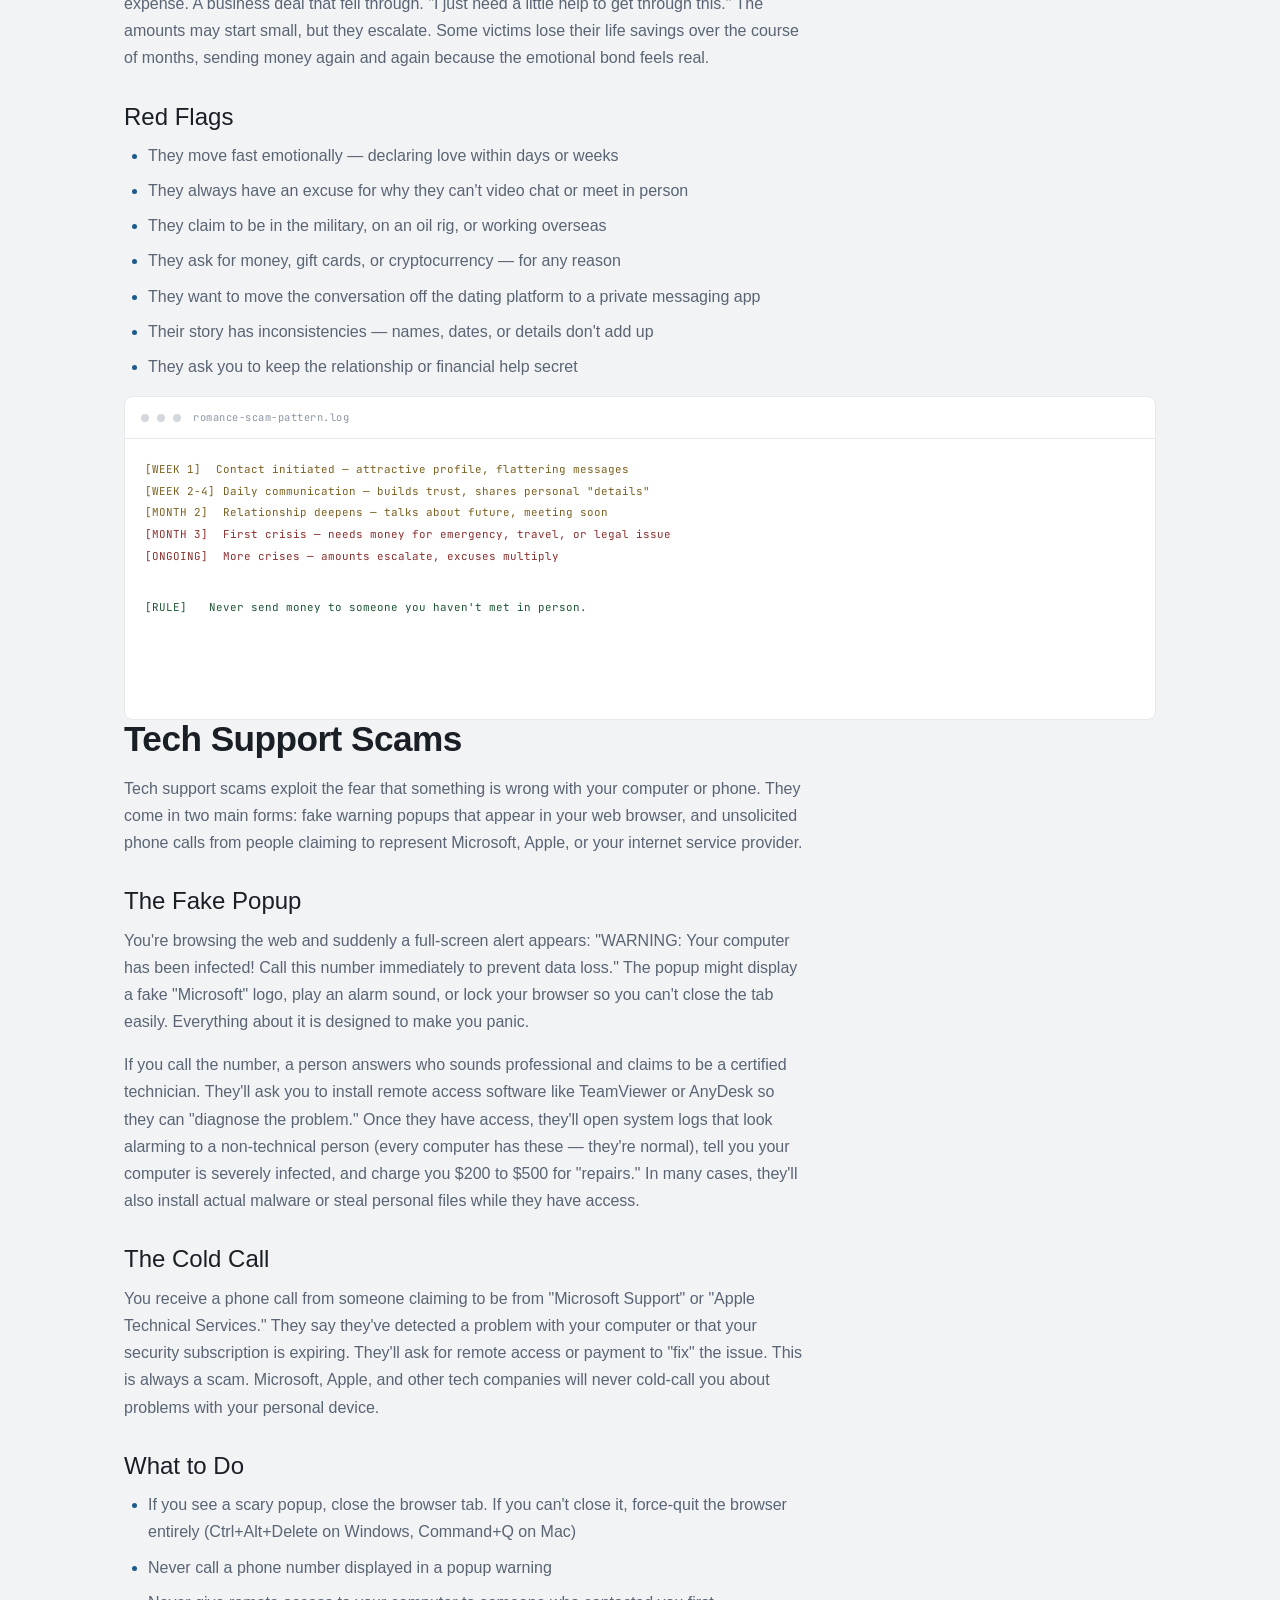
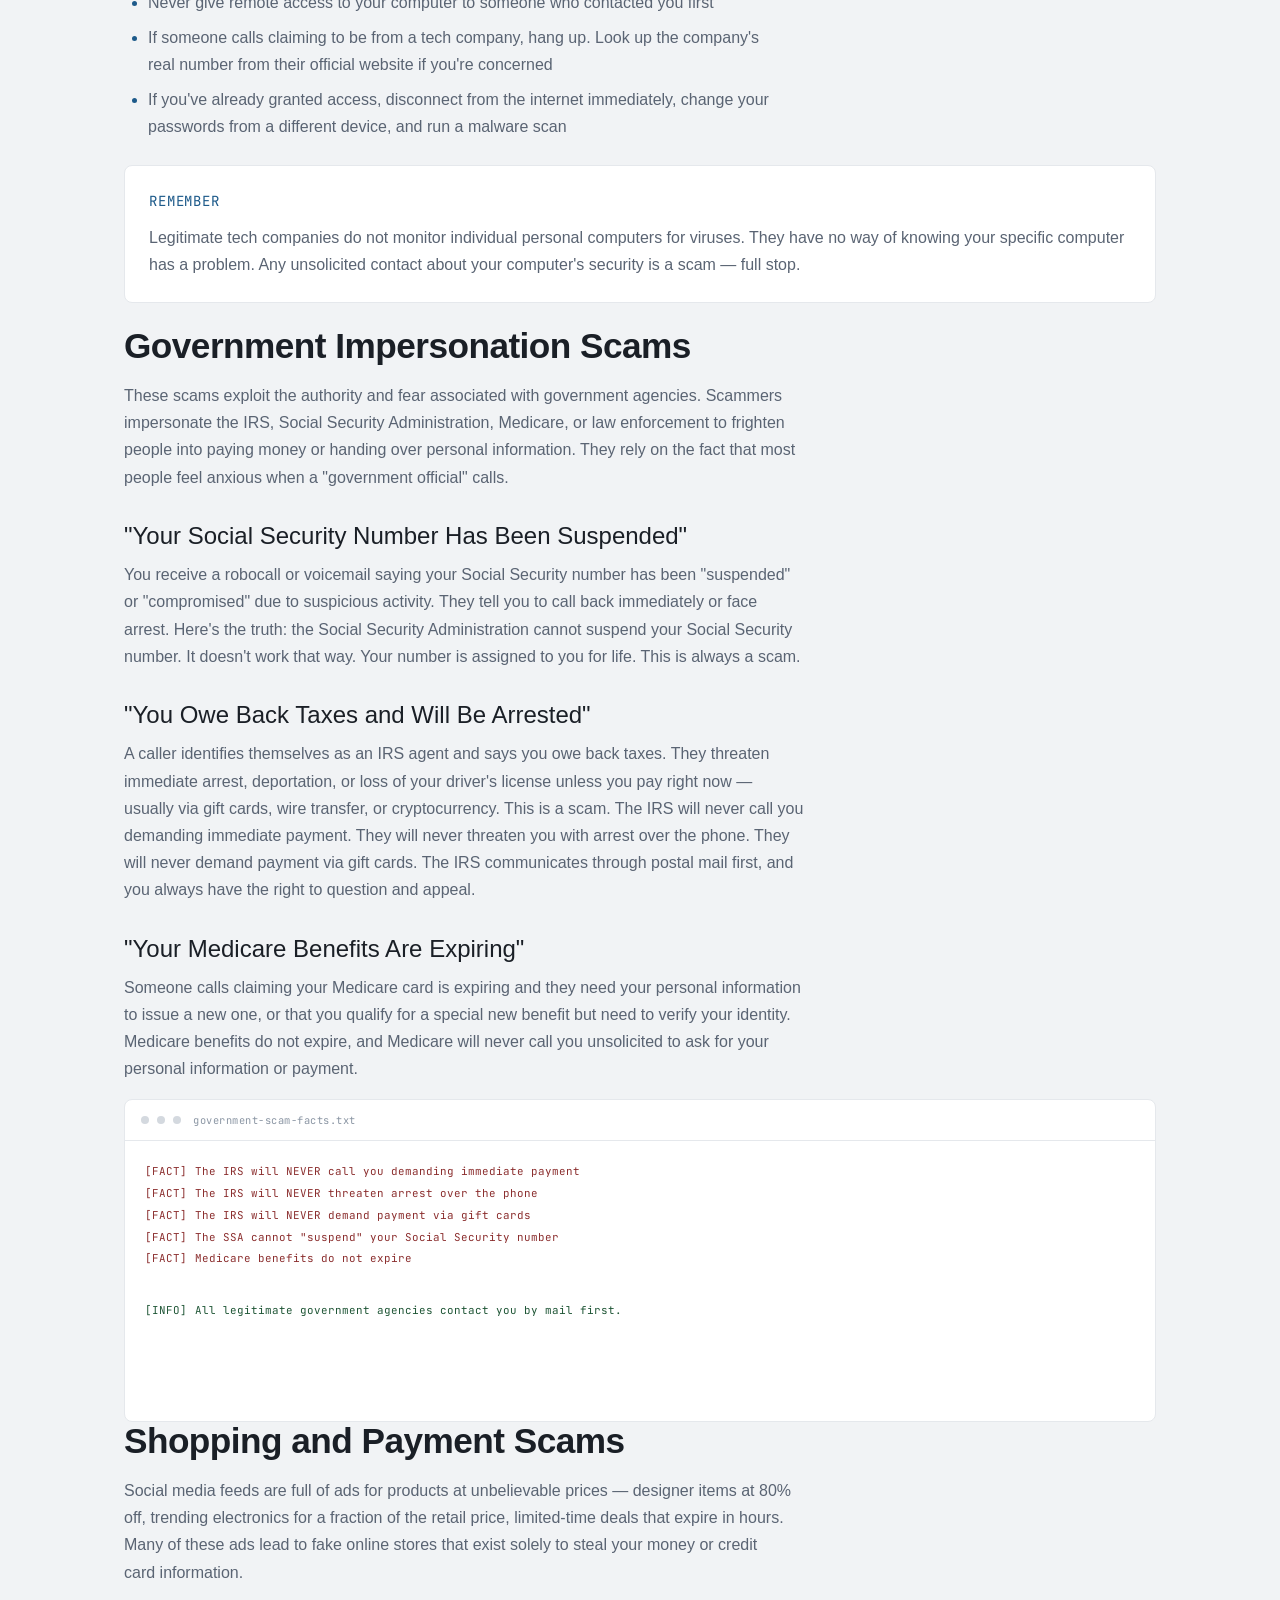
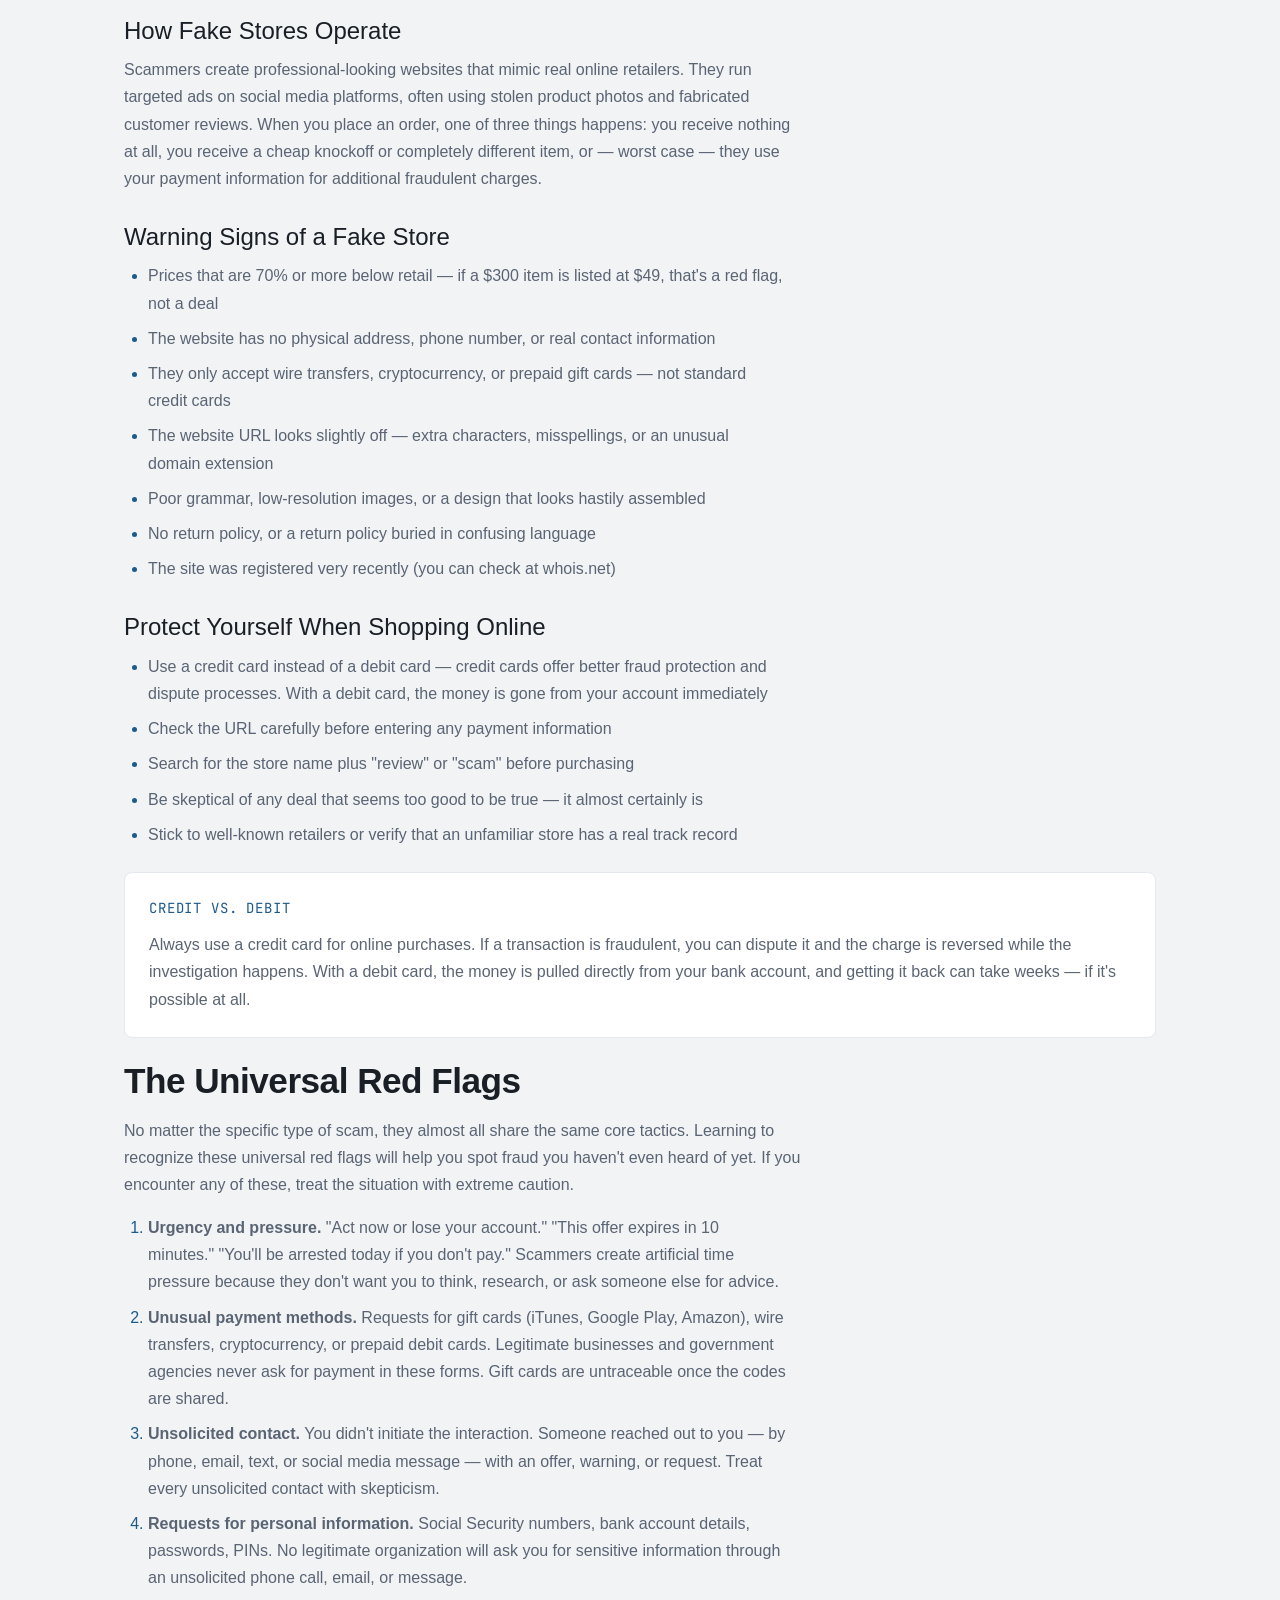
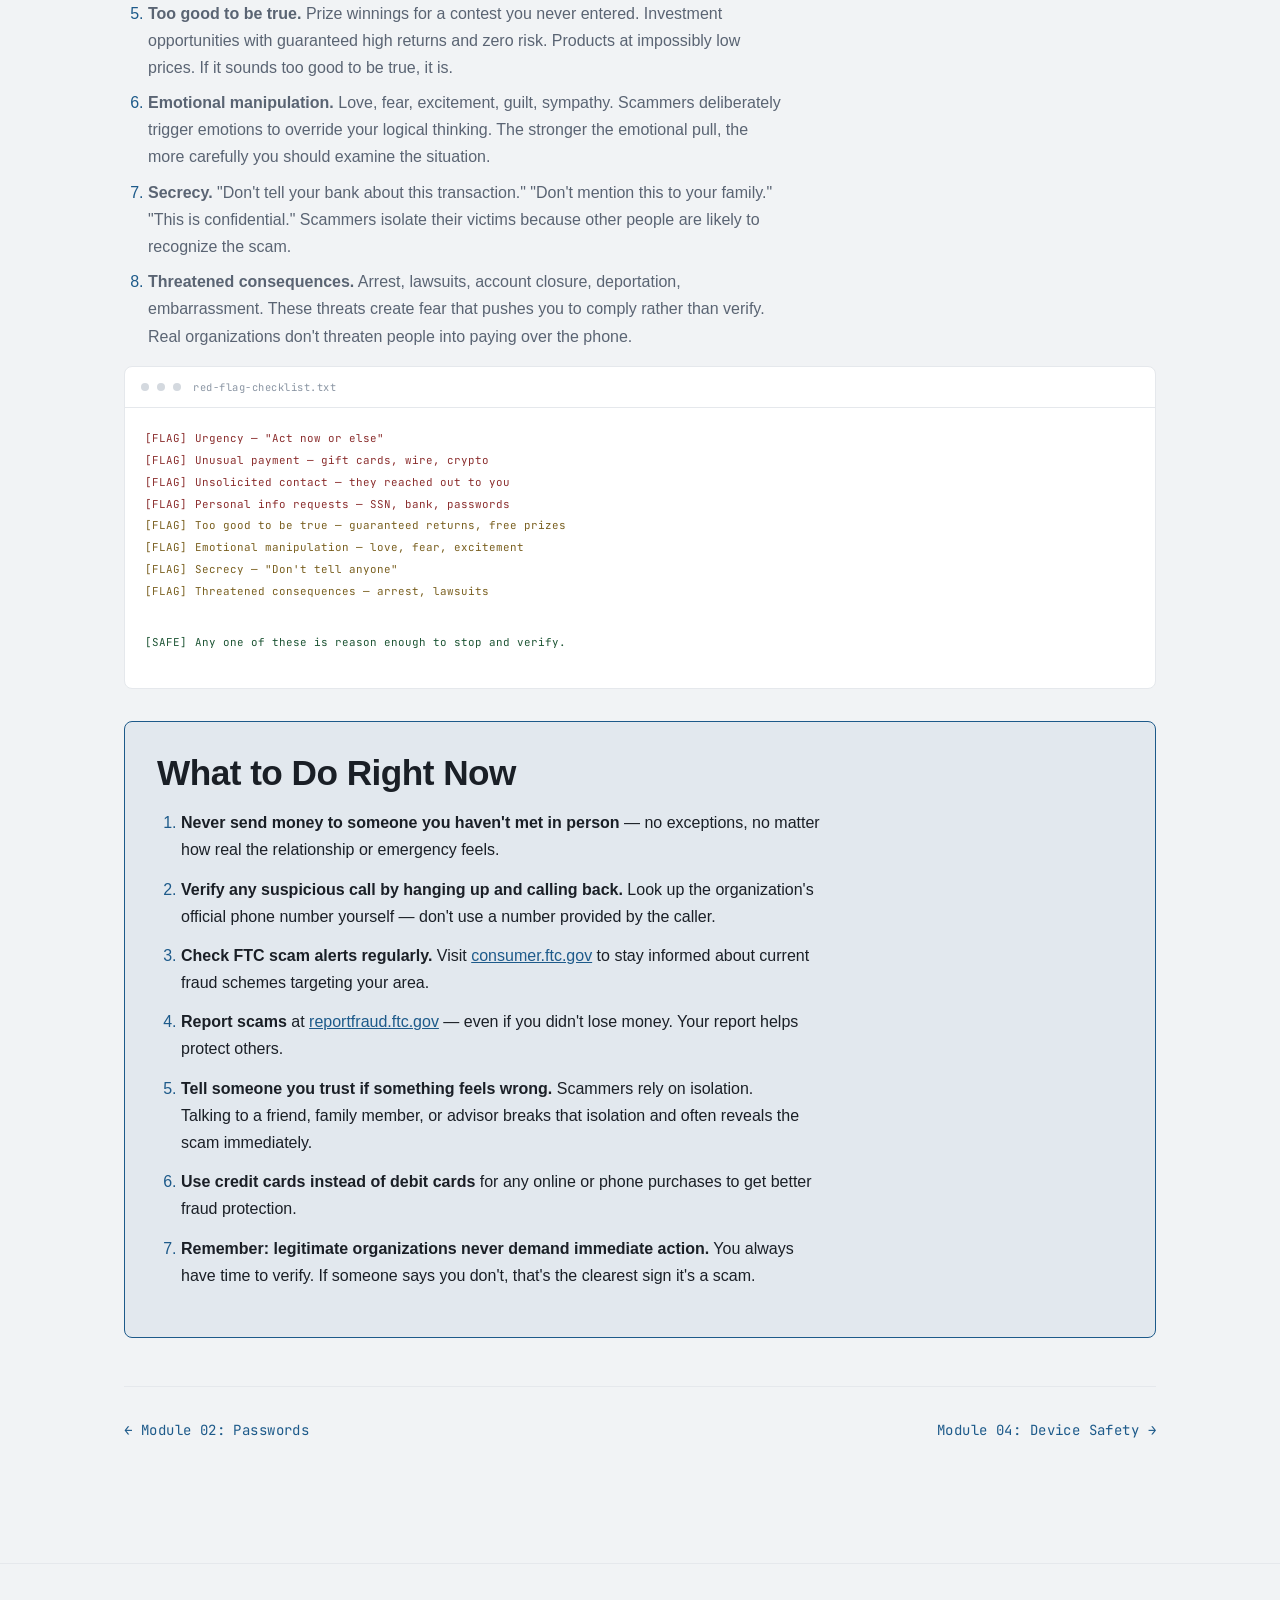
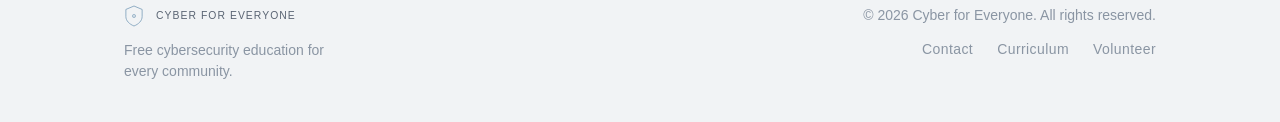
<file: modules/scams.html>
<!DOCTYPE html>
<html lang="en">
<head>
  <meta charset="utf-8">
  <meta name="viewport" content="width=device-width, initial-scale=1">
  <title>Module 03: Online Scams — Cyber for Everyone</title>
  <meta name="description" content="Recognizing common fraud schemes — from romance scams to fake tech support and government impersonators. Free cybersecurity education from Cyber for Everyone.">

  <link href="https://api.fontshare.com/v2/css?f[]=clash-display@400,500,600&f[]=satoshi@400,500&display=swap" rel="stylesheet">
  <link rel="preconnect" href="https://fonts.googleapis.com">
  <link rel="preconnect" href="https://fonts.gstatic.com" crossorigin>
  <link href="https://fonts.googleapis.com/css2?family=JetBrains+Mono:wght@400&display=swap" rel="stylesheet">

  <link rel="stylesheet" href="../base.css">
  <link rel="stylesheet" href="../style.css">

  <style>
    .module-hero { padding-top: clamp(var(--space-16), 10vw, var(--space-24)); padding-bottom: clamp(var(--space-8), 4vw, var(--space-12)); }
    .module-hero__num { font-family: var(--font-mono); font-size: var(--text-xs); color: var(--text-tertiary); letter-spacing: 0.08em; margin-bottom: var(--space-4); }
    .module-hero__title { font-family: var(--font-display); font-size: var(--text-2xl); font-weight: 600; color: var(--text-primary); letter-spacing: -0.02em; margin-bottom: var(--space-4); }
    .module-hero__desc { font-size: var(--text-base); color: var(--text-secondary); max-width: 560px; line-height: 1.7; }
    .module-content { padding-bottom: clamp(var(--space-16), 7vw, var(--space-24)); }
    .module-content h2 { font-family: var(--font-display); font-size: var(--text-xl); font-weight: 600; color: var(--text-primary); margin-bottom: var(--space-4); letter-spacing: -0.015em; }
    .module-content h3 { font-family: var(--font-display); font-size: var(--text-lg); font-weight: 500; color: var(--text-primary); margin-bottom: var(--space-3); margin-top: var(--space-8); }
    .module-content p { font-size: var(--text-sm); color: var(--text-secondary); line-height: 1.7; margin-bottom: var(--space-4); max-width: 680px; }
    .module-content ul, .module-content ol { padding-left: var(--space-6); margin-bottom: var(--space-4); }
    .module-content li { font-size: var(--text-sm); color: var(--text-secondary); line-height: 1.7; margin-bottom: var(--space-2); }
    .module-content li::marker { color: var(--accent); }
    .tip-box { border: 1px solid var(--border-subtle); border-radius: var(--radius-lg); padding: var(--space-6); background: var(--bg-card); margin-block: var(--space-6); }
    .tip-box__label { font-family: var(--font-mono); font-size: var(--text-xs); color: var(--accent); letter-spacing: 0.06em; text-transform: uppercase; margin-bottom: var(--space-3); }
    .tip-box__content { font-size: var(--text-sm); color: var(--text-secondary); line-height: 1.7; }
    .action-checklist { border: 1px solid var(--accent); border-radius: var(--radius-lg); padding: var(--space-8); background: var(--accent-dim); margin-block: var(--space-8); }
    .action-checklist__title { font-family: var(--font-display); font-size: var(--text-lg); font-weight: 600; color: var(--text-primary); margin-bottom: var(--space-4); }
    .action-checklist li { font-size: var(--text-sm); color: var(--text-primary); line-height: 1.7; margin-bottom: var(--space-3); }
    .module-nav { display: flex; justify-content: space-between; padding-block: var(--space-8); border-top: 1px solid var(--border-subtle); margin-top: var(--space-12); }
    .module-nav a { font-family: var(--font-mono); font-size: var(--text-xs); color: var(--accent); text-decoration: none; letter-spacing: 0.03em; transition: opacity var(--transition); }
    .module-nav a:hover { opacity: 0.7; }
  </style>

  <script>
    (function(){
      var d = matchMedia('(prefers-color-scheme:dark)').matches ? 'dark' : 'light';
      document.documentElement.setAttribute('data-theme', d);
    })();
  </script>
</head>
<body>

  <!-- HEADER -->
  <header class="header" id="header">
    <div class="container header__inner">
      <a href="../index.html" class="header__logo" aria-label="Cyber for Everyone — Home">
        <svg class="header__logo-mark" viewBox="0 0 32 36" fill="none" aria-hidden="true">
          <path d="M16 2L29 7.5V19C29 25.5 23.5 31 16 34C8.5 31 3 25.5 3 19V7.5L16 2Z" stroke="currentColor" stroke-width="1.2"/>
          <line x1="10" y1="13" x2="22" y2="13" stroke="currentColor" stroke-width="0.6" opacity="0.5"/>
          <line x1="10" y1="18" x2="22" y2="18" stroke="currentColor" stroke-width="0.6" opacity="0.5"/>
          <line x1="10" y1="23" x2="22" y2="23" stroke="currentColor" stroke-width="0.6" opacity="0.5"/>
          <line x1="13" y1="10" x2="13" y2="26" stroke="currentColor" stroke-width="0.6" opacity="0.5"/>
          <line x1="19" y1="10" x2="19" y2="26" stroke="currentColor" stroke-width="0.6" opacity="0.5"/>
          <circle cx="16" cy="18" r="2.5" stroke="currentColor" stroke-width="1" fill="none"/>
          <circle cx="16" cy="18" r="0.8" fill="currentColor"/>
        </svg>
        <span class="header__logo-text">Cyber for<br>Everyone</span>
      </a>

      <nav class="header__nav" id="main-nav" aria-label="Main navigation">
        <a href="../index.html#mission">Mission</a>
        <a href="../index.html#curriculum">Curriculum</a>
        <a href="../index.html#get-involved">Get Involved</a>
        <a href="../index.html#contact">Contact</a>
      </nav>

      <div class="header__actions">
        <button class="theme-toggle" data-theme-toggle aria-label="Toggle theme">
          <svg width="16" height="16" viewBox="0 0 24 24" fill="none" stroke="currentColor" stroke-width="1.5">
            <circle cx="12" cy="12" r="5"/>
            <path d="M12 1v2M12 21v2M4.22 4.22l1.42 1.42M18.36 18.36l1.42 1.42M1 12h2M21 12h2M4.22 19.78l1.42-1.42M18.36 5.64l1.42-1.42"/>
          </svg>
        </button>
        <button class="mobile-toggle" id="mobile-toggle" aria-label="Open menu" aria-expanded="false" aria-controls="main-nav">
          <svg width="20" height="20" viewBox="0 0 24 24" fill="none" stroke="currentColor" stroke-width="1.5">
            <path d="M3 12h18M3 6h18M3 18h18"/>
          </svg>
        </button>
      </div>
    </div>
  </header>

  <!-- MODULE HERO -->
  <section class="module-hero" aria-labelledby="module-title">
    <div class="container">
      <p class="module-hero__num fade-in">Module 03</p>
      <h1 class="module-hero__title fade-in" id="module-title">Online Scams</h1>
      <p class="module-hero__desc fade-in">Recognizing common fraud schemes — from romance scams to fake tech support and government impersonators.</p>
    </div>
  </section>

  <!-- MODULE CONTENT -->
  <section class="module-content">
    <div class="container">

      <!-- Section 1: The Anatomy of a Scam -->
      <div class="fade-in">
        <h2>The Anatomy of a Scam</h2>
        <p>Every scam, no matter how sophisticated, relies on the same basic strategy: exploiting human emotions. Fear, greed, loneliness, urgency, trust — scammers know exactly which buttons to push, and they push them deliberately. This isn't random. Modern scammers operate like businesses, with scripts, call centers, and organizational hierarchies. Some run fraud operations with dozens of employees working in shifts.</p>
        <p>According to the Federal Trade Commission, Americans reported losing more than $10 billion to fraud in 2023 alone — and that only accounts for people who actually reported it. The true number is likely far higher. These losses hit people of every age, education level, and income bracket. Falling for a scam doesn't mean you're unintelligent. It means a professional manipulator targeted you at the right moment with the right message.</p>
        <p>Scams work because they short-circuit your rational thinking. When you feel panicked ("Your account has been compromised!"), excited ("You've won a $500 gift card!"), or emotionally invested ("I've never felt this way about anyone before"), your brain shifts into a reactive mode that bypasses careful analysis. Understanding this is your first line of defense: if something triggers a strong emotional reaction and demands immediate action, that's precisely when you should slow down.</p>

        <div class="tip-box">
          <div class="tip-box__label">Key Insight</div>
          <div class="tip-box__content">Scammers don't hack computers — they hack people. The most effective defense isn't software. It's the pause between receiving a message and acting on it. Every time you feel pressured to act immediately, that pressure itself is the biggest red flag.</div>
        </div>
      </div>

      <!-- Section 2: Romance Scams -->
      <div class="fade-in">
        <h2>Romance Scams</h2>
        <p>Romance scams are among the most emotionally devastating forms of fraud. They work by building a genuine-feeling emotional connection over weeks or months before asking for money. Victims aren't foolish — they're human beings who were systematically manipulated by someone trained to exploit loneliness and trust.</p>

        <h3>How They Work</h3>
        <p>The scammer creates an attractive profile on a dating app, social media platform, or even a community forum. They often use stolen photos of real people — frequently military service members, doctors, or engineers working abroad. They initiate contact and invest significant time building what feels like a real relationship. Daily messages, phone calls, shared stories, future plans together — all designed to establish deep emotional trust.</p>
        <p>Once trust is established, a crisis appears. A medical emergency. An unexpected travel expense. A business deal that fell through. "I just need a little help to get through this." The amounts may start small, but they escalate. Some victims lose their life savings over the course of months, sending money again and again because the emotional bond feels real.</p>

        <h3>Red Flags</h3>
        <ul>
          <li>They move fast emotionally — declaring love within days or weeks</li>
          <li>They always have an excuse for why they can't video chat or meet in person</li>
          <li>They claim to be in the military, on an oil rig, or working overseas</li>
          <li>They ask for money, gift cards, or cryptocurrency — for any reason</li>
          <li>They want to move the conversation off the dating platform to a private messaging app</li>
          <li>Their story has inconsistencies — names, dates, or details don't add up</li>
          <li>They ask you to keep the relationship or financial help secret</li>
        </ul>

        <div class="threat-panel">
          <div class="threat-panel__bar">
            <span class="threat-panel__dot"></span>
            <span class="threat-panel__dot"></span>
            <span class="threat-panel__dot"></span>
            <span class="threat-panel__label">romance-scam-pattern.log</span>
          </div>
          <div class="threat-panel__body">
            <div class="threat-line threat-line--med"><span class="threat-tag">[WEEK 1]</span> &nbsp;Contact initiated — attractive profile, flattering messages</div>
            <div class="threat-line threat-line--med"><span class="threat-tag">[WEEK 2-4]</span> Daily communication — builds trust, shares personal "details"</div>
            <div class="threat-line threat-line--med"><span class="threat-tag">[MONTH 2]</span> &nbsp;Relationship deepens — talks about future, meeting soon</div>
            <div class="threat-line threat-line--high"><span class="threat-tag">[MONTH 3]</span> &nbsp;First crisis — needs money for emergency, travel, or legal issue</div>
            <div class="threat-line threat-line--high"><span class="threat-tag">[ONGOING]</span> &nbsp;More crises — amounts escalate, excuses multiply</div>
            <div class="threat-line">&nbsp;</div>
            <div class="threat-line threat-status"><span class="threat-tag threat-tag--ok">[RULE]</span> &nbsp;&nbsp;Never send money to someone you haven't met in person.</div>
          </div>
        </div>
      </div>

      <!-- Section 3: Tech Support Scams -->
      <div class="fade-in">
        <h2>Tech Support Scams</h2>
        <p>Tech support scams exploit the fear that something is wrong with your computer or phone. They come in two main forms: fake warning popups that appear in your web browser, and unsolicited phone calls from people claiming to represent Microsoft, Apple, or your internet service provider.</p>

        <h3>The Fake Popup</h3>
        <p>You're browsing the web and suddenly a full-screen alert appears: "WARNING: Your computer has been infected! Call this number immediately to prevent data loss." The popup might display a fake "Microsoft" logo, play an alarm sound, or lock your browser so you can't close the tab easily. Everything about it is designed to make you panic.</p>
        <p>If you call the number, a person answers who sounds professional and claims to be a certified technician. They'll ask you to install remote access software like TeamViewer or AnyDesk so they can "diagnose the problem." Once they have access, they'll open system logs that look alarming to a non-technical person (every computer has these — they're normal), tell you your computer is severely infected, and charge you $200 to $500 for "repairs." In many cases, they'll also install actual malware or steal personal files while they have access.</p>

        <h3>The Cold Call</h3>
        <p>You receive a phone call from someone claiming to be from "Microsoft Support" or "Apple Technical Services." They say they've detected a problem with your computer or that your security subscription is expiring. They'll ask for remote access or payment to "fix" the issue. This is always a scam. Microsoft, Apple, and other tech companies will never cold-call you about problems with your personal device.</p>

        <h3>What to Do</h3>
        <ul>
          <li>If you see a scary popup, close the browser tab. If you can't close it, force-quit the browser entirely (Ctrl+Alt+Delete on Windows, Command+Q on Mac)</li>
          <li>Never call a phone number displayed in a popup warning</li>
          <li>Never give remote access to your computer to someone who contacted you first</li>
          <li>If someone calls claiming to be from a tech company, hang up. Look up the company's real number from their official website if you're concerned</li>
          <li>If you've already granted access, disconnect from the internet immediately, change your passwords from a different device, and run a malware scan</li>
        </ul>

        <div class="tip-box">
          <div class="tip-box__label">Remember</div>
          <div class="tip-box__content">Legitimate tech companies do not monitor individual personal computers for viruses. They have no way of knowing your specific computer has a problem. Any unsolicited contact about your computer's security is a scam — full stop.</div>
        </div>
      </div>

      <!-- Section 4: Government Impersonation Scams -->
      <div class="fade-in">
        <h2>Government Impersonation Scams</h2>
        <p>These scams exploit the authority and fear associated with government agencies. Scammers impersonate the IRS, Social Security Administration, Medicare, or law enforcement to frighten people into paying money or handing over personal information. They rely on the fact that most people feel anxious when a "government official" calls.</p>

        <h3>"Your Social Security Number Has Been Suspended"</h3>
        <p>You receive a robocall or voicemail saying your Social Security number has been "suspended" or "compromised" due to suspicious activity. They tell you to call back immediately or face arrest. Here's the truth: the Social Security Administration cannot suspend your Social Security number. It doesn't work that way. Your number is assigned to you for life. This is always a scam.</p>

        <h3>"You Owe Back Taxes and Will Be Arrested"</h3>
        <p>A caller identifies themselves as an IRS agent and says you owe back taxes. They threaten immediate arrest, deportation, or loss of your driver's license unless you pay right now — usually via gift cards, wire transfer, or cryptocurrency. This is a scam. The IRS will never call you demanding immediate payment. They will never threaten you with arrest over the phone. They will never demand payment via gift cards. The IRS communicates through postal mail first, and you always have the right to question and appeal.</p>

        <h3>"Your Medicare Benefits Are Expiring"</h3>
        <p>Someone calls claiming your Medicare card is expiring and they need your personal information to issue a new one, or that you qualify for a special new benefit but need to verify your identity. Medicare benefits do not expire, and Medicare will never call you unsolicited to ask for your personal information or payment.</p>

        <div class="threat-panel">
          <div class="threat-panel__bar">
            <span class="threat-panel__dot"></span>
            <span class="threat-panel__dot"></span>
            <span class="threat-panel__dot"></span>
            <span class="threat-panel__label">government-scam-facts.txt</span>
          </div>
          <div class="threat-panel__body">
            <div class="threat-line threat-line--high"><span class="threat-tag">[FACT]</span> The IRS will NEVER call you demanding immediate payment</div>
            <div class="threat-line threat-line--high"><span class="threat-tag">[FACT]</span> The IRS will NEVER threaten arrest over the phone</div>
            <div class="threat-line threat-line--high"><span class="threat-tag">[FACT]</span> The IRS will NEVER demand payment via gift cards</div>
            <div class="threat-line threat-line--high"><span class="threat-tag">[FACT]</span> The SSA cannot "suspend" your Social Security number</div>
            <div class="threat-line threat-line--high"><span class="threat-tag">[FACT]</span> Medicare benefits do not expire</div>
            <div class="threat-line">&nbsp;</div>
            <div class="threat-line threat-status"><span class="threat-tag threat-tag--ok">[INFO]</span> All legitimate government agencies contact you by mail first.</div>
          </div>
        </div>
      </div>

      <!-- Section 5: Shopping and Payment Scams -->
      <div class="fade-in">
        <h2>Shopping and Payment Scams</h2>
        <p>Social media feeds are full of ads for products at unbelievable prices — designer items at 80% off, trending electronics for a fraction of the retail price, limited-time deals that expire in hours. Many of these ads lead to fake online stores that exist solely to steal your money or credit card information.</p>

        <h3>How Fake Stores Operate</h3>
        <p>Scammers create professional-looking websites that mimic real online retailers. They run targeted ads on social media platforms, often using stolen product photos and fabricated customer reviews. When you place an order, one of three things happens: you receive nothing at all, you receive a cheap knockoff or completely different item, or — worst case — they use your payment information for additional fraudulent charges.</p>

        <h3>Warning Signs of a Fake Store</h3>
        <ul>
          <li>Prices that are 70% or more below retail — if a $300 item is listed at $49, that's a red flag, not a deal</li>
          <li>The website has no physical address, phone number, or real contact information</li>
          <li>They only accept wire transfers, cryptocurrency, or prepaid gift cards — not standard credit cards</li>
          <li>The website URL looks slightly off — extra characters, misspellings, or an unusual domain extension</li>
          <li>Poor grammar, low-resolution images, or a design that looks hastily assembled</li>
          <li>No return policy, or a return policy buried in confusing language</li>
          <li>The site was registered very recently (you can check at whois.net)</li>
        </ul>

        <h3>Protect Yourself When Shopping Online</h3>
        <ul>
          <li>Use a credit card instead of a debit card — credit cards offer better fraud protection and dispute processes. With a debit card, the money is gone from your account immediately</li>
          <li>Check the URL carefully before entering any payment information</li>
          <li>Search for the store name plus "review" or "scam" before purchasing</li>
          <li>Be skeptical of any deal that seems too good to be true — it almost certainly is</li>
          <li>Stick to well-known retailers or verify that an unfamiliar store has a real track record</li>
        </ul>

        <div class="tip-box">
          <div class="tip-box__label">Credit vs. Debit</div>
          <div class="tip-box__content">Always use a credit card for online purchases. If a transaction is fraudulent, you can dispute it and the charge is reversed while the investigation happens. With a debit card, the money is pulled directly from your bank account, and getting it back can take weeks — if it's possible at all.</div>
        </div>
      </div>

      <!-- Section 6: The Universal Red Flags -->
      <div class="fade-in">
        <h2>The Universal Red Flags</h2>
        <p>No matter the specific type of scam, they almost all share the same core tactics. Learning to recognize these universal red flags will help you spot fraud you haven't even heard of yet. If you encounter any of these, treat the situation with extreme caution.</p>

        <ol>
          <li><strong>Urgency and pressure.</strong> "Act now or lose your account." "This offer expires in 10 minutes." "You'll be arrested today if you don't pay." Scammers create artificial time pressure because they don't want you to think, research, or ask someone else for advice.</li>
          <li><strong>Unusual payment methods.</strong> Requests for gift cards (iTunes, Google Play, Amazon), wire transfers, cryptocurrency, or prepaid debit cards. Legitimate businesses and government agencies never ask for payment in these forms. Gift cards are untraceable once the codes are shared.</li>
          <li><strong>Unsolicited contact.</strong> You didn't initiate the interaction. Someone reached out to you — by phone, email, text, or social media message — with an offer, warning, or request. Treat every unsolicited contact with skepticism.</li>
          <li><strong>Requests for personal information.</strong> Social Security numbers, bank account details, passwords, PINs. No legitimate organization will ask you for sensitive information through an unsolicited phone call, email, or message.</li>
          <li><strong>Too good to be true.</strong> Prize winnings for a contest you never entered. Investment opportunities with guaranteed high returns and zero risk. Products at impossibly low prices. If it sounds too good to be true, it is.</li>
          <li><strong>Emotional manipulation.</strong> Love, fear, excitement, guilt, sympathy. Scammers deliberately trigger emotions to override your logical thinking. The stronger the emotional pull, the more carefully you should examine the situation.</li>
          <li><strong>Secrecy.</strong> "Don't tell your bank about this transaction." "Don't mention this to your family." "This is confidential." Scammers isolate their victims because other people are likely to recognize the scam.</li>
          <li><strong>Threatened consequences.</strong> Arrest, lawsuits, account closure, deportation, embarrassment. These threats create fear that pushes you to comply rather than verify. Real organizations don't threaten people into paying over the phone.</li>
        </ol>

        <div class="threat-panel">
          <div class="threat-panel__bar">
            <span class="threat-panel__dot"></span>
            <span class="threat-panel__dot"></span>
            <span class="threat-panel__dot"></span>
            <span class="threat-panel__label">red-flag-checklist.txt</span>
          </div>
          <div class="threat-panel__body">
            <div class="threat-line threat-line--high"><span class="threat-tag">[FLAG]</span> Urgency — "Act now or else"</div>
            <div class="threat-line threat-line--high"><span class="threat-tag">[FLAG]</span> Unusual payment — gift cards, wire, crypto</div>
            <div class="threat-line threat-line--high"><span class="threat-tag">[FLAG]</span> Unsolicited contact — they reached out to you</div>
            <div class="threat-line threat-line--high"><span class="threat-tag">[FLAG]</span> Personal info requests — SSN, bank, passwords</div>
            <div class="threat-line threat-line--med"><span class="threat-tag">[FLAG]</span> Too good to be true — guaranteed returns, free prizes</div>
            <div class="threat-line threat-line--med"><span class="threat-tag">[FLAG]</span> Emotional manipulation — love, fear, excitement</div>
            <div class="threat-line threat-line--med"><span class="threat-tag">[FLAG]</span> Secrecy — "Don't tell anyone"</div>
            <div class="threat-line threat-line--med"><span class="threat-tag">[FLAG]</span> Threatened consequences — arrest, lawsuits</div>
            <div class="threat-line">&nbsp;</div>
            <div class="threat-line threat-status"><span class="threat-tag threat-tag--ok">[SAFE]</span> Any one of these is reason enough to stop and verify.</div>
          </div>
        </div>
      </div>

      <!-- Action Checklist -->
      <div class="fade-in">
        <div class="action-checklist">
          <h2 class="action-checklist__title">What to Do Right Now</h2>
          <ol>
            <li><strong>Never send money to someone you haven't met in person</strong> — no exceptions, no matter how real the relationship or emergency feels.</li>
            <li><strong>Verify any suspicious call by hanging up and calling back.</strong> Look up the organization's official phone number yourself — don't use a number provided by the caller.</li>
            <li><strong>Check FTC scam alerts regularly.</strong> Visit <a href="https://consumer.ftc.gov" style="color: var(--accent);">consumer.ftc.gov</a> to stay informed about current fraud schemes targeting your area.</li>
            <li><strong>Report scams</strong> at <a href="https://reportfraud.ftc.gov" style="color: var(--accent);">reportfraud.ftc.gov</a> — even if you didn't lose money. Your report helps protect others.</li>
            <li><strong>Tell someone you trust if something feels wrong.</strong> Scammers rely on isolation. Talking to a friend, family member, or advisor breaks that isolation and often reveals the scam immediately.</li>
            <li><strong>Use credit cards instead of debit cards</strong> for any online or phone purchases to get better fraud protection.</li>
            <li><strong>Remember: legitimate organizations never demand immediate action.</strong> You always have time to verify. If someone says you don't, that's the clearest sign it's a scam.</li>
          </ol>
        </div>
      </div>

      <!-- Module Navigation -->
      <nav class="module-nav fade-in" aria-label="Module navigation">
        <a href="passwords.html">← Module 02: Passwords</a>
        <a href="device-safety.html">Module 04: Device Safety →</a>
      </nav>

    </div>
  </section>

  <!-- FOOTER -->
  <footer class="footer">
    <div class="container footer__inner">
      <div class="footer__left">
        <a href="../index.html" class="footer__logo" aria-label="Cyber for Everyone — Home">
          <svg class="footer__logo-mark" viewBox="0 0 32 36" fill="none" aria-hidden="true">
            <path d="M16 2L29 7.5V19C29 25.5 23.5 31 16 34C8.5 31 3 25.5 3 19V7.5L16 2Z" stroke="currentColor" stroke-width="1.2"/>
            <circle cx="16" cy="18" r="2.5" stroke="currentColor" stroke-width="1" fill="none"/>
            <circle cx="16" cy="18" r="0.8" fill="currentColor"/>
          </svg>
          <span class="footer__logo-text">Cyber for Everyone</span>
        </a>
        <p class="footer__tagline">Free cybersecurity education for every community.</p>
      </div>
      <div class="footer__right">
        <div class="footer__copy">&copy; <span id="year"></span> Cyber for Everyone. All rights reserved.</div>
        <div class="footer__links">
          <a href="mailto:cyberforeveryone@pm.me">Contact</a>
          <a href="../index.html#curriculum">Curriculum</a>
          <a href="../index.html#get-involved">Volunteer</a>
        </div>
      </div>
    </div>
  </footer>

  <script>
    document.getElementById('year').textContent = new Date().getFullYear();

    // Theme toggle
    (function () {
      const t = document.querySelector('[data-theme-toggle]');
      const r = document.documentElement;
      let d = r.getAttribute('data-theme') || 'dark';

      function setIcon() {
        if (!t) return;
        t.innerHTML = d === 'dark'
          ? '<svg width="16" height="16" viewBox="0 0 24 24" fill="none" stroke="currentColor" stroke-width="1.5"><circle cx="12" cy="12" r="5"/><path d="M12 1v2M12 21v2M4.22 4.22l1.42 1.42M18.36 18.36l1.42 1.42M1 12h2M21 12h2M4.22 19.78l1.42-1.42M18.36 5.64l1.42-1.42"/></svg>'
          : '<svg width="16" height="16" viewBox="0 0 24 24" fill="none" stroke="currentColor" stroke-width="1.5"><path d="M21 12.79A9 9 0 1 1 11.21 3 7 7 0 0 0 21 12.79z"/></svg>';
        t.setAttribute('aria-label', 'Switch to ' + (d === 'dark' ? 'light' : 'dark') + ' mode');
      }

      setIcon();
      t && t.addEventListener('click', () => {
        d = d === 'dark' ? 'light' : 'dark';
        r.setAttribute('data-theme', d);
        setIcon();
      });
    })();

    // Mobile nav
    (function () {
      const btn = document.getElementById('mobile-toggle');
      const nav = document.getElementById('main-nav');
      btn && btn.addEventListener('click', () => {
        const open = nav.classList.toggle('active');
        btn.setAttribute('aria-expanded', open);
      });
      nav && nav.querySelectorAll('a').forEach(a => {
        a.addEventListener('click', () => {
          nav.classList.remove('active');
          btn && btn.setAttribute('aria-expanded', 'false');
        });
      });
    })();

    // Scroll fade-in
    (function () {
      const els = document.querySelectorAll('.fade-in');
      if (!('IntersectionObserver' in window)) {
        els.forEach(el => el.classList.add('visible'));
        return;
      }
      const obs = new IntersectionObserver((entries) => {
        entries.forEach(e => { if (e.isIntersecting) { e.target.classList.add('visible'); obs.unobserve(e.target); } });
      }, { threshold: 0.1, rootMargin: '0px 0px -40px 0px' });
      els.forEach(el => obs.observe(el));
    })();

    // Header scroll state
    (function () {
      const header = document.getElementById('header');
      window.addEventListener('scroll', () => {
        header.classList.toggle('header--scrolled', window.scrollY > 20);
      }, { passive: true });
    })();
  </script>

</body>
</html>
</file>
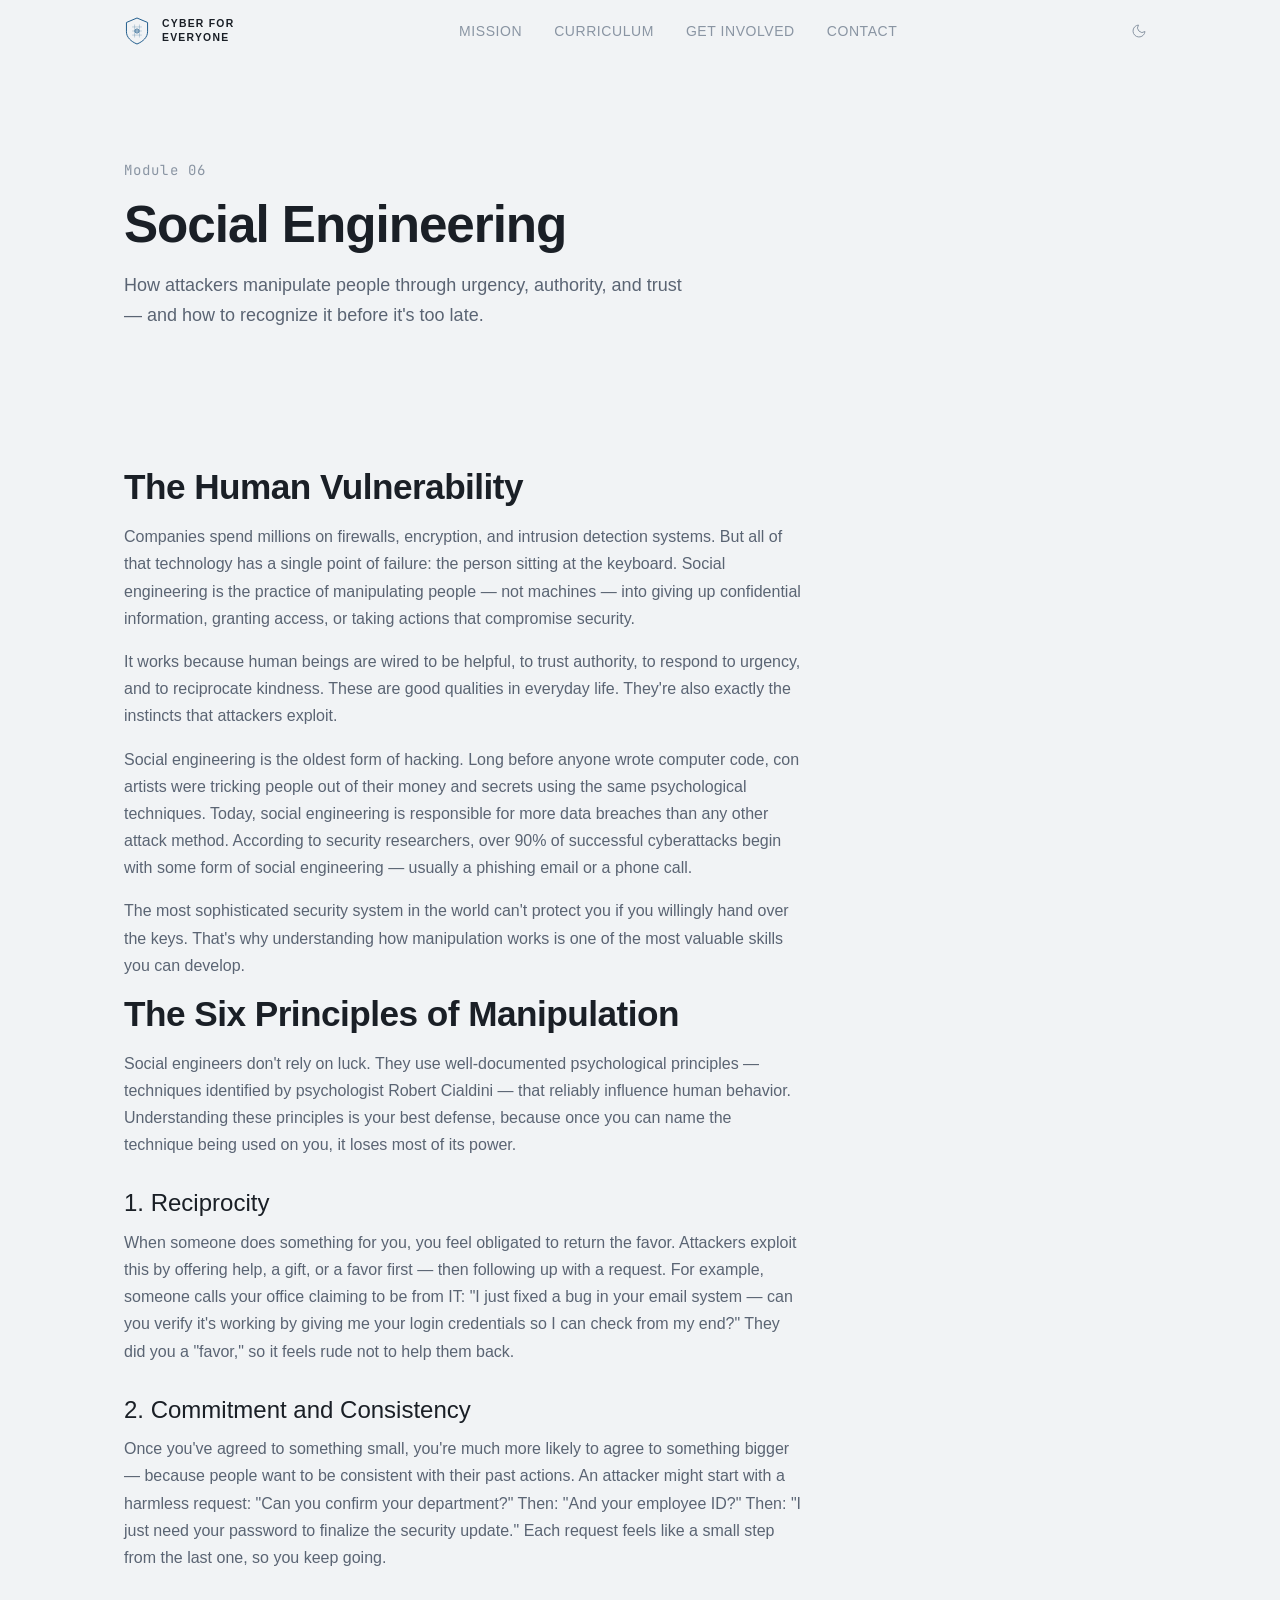
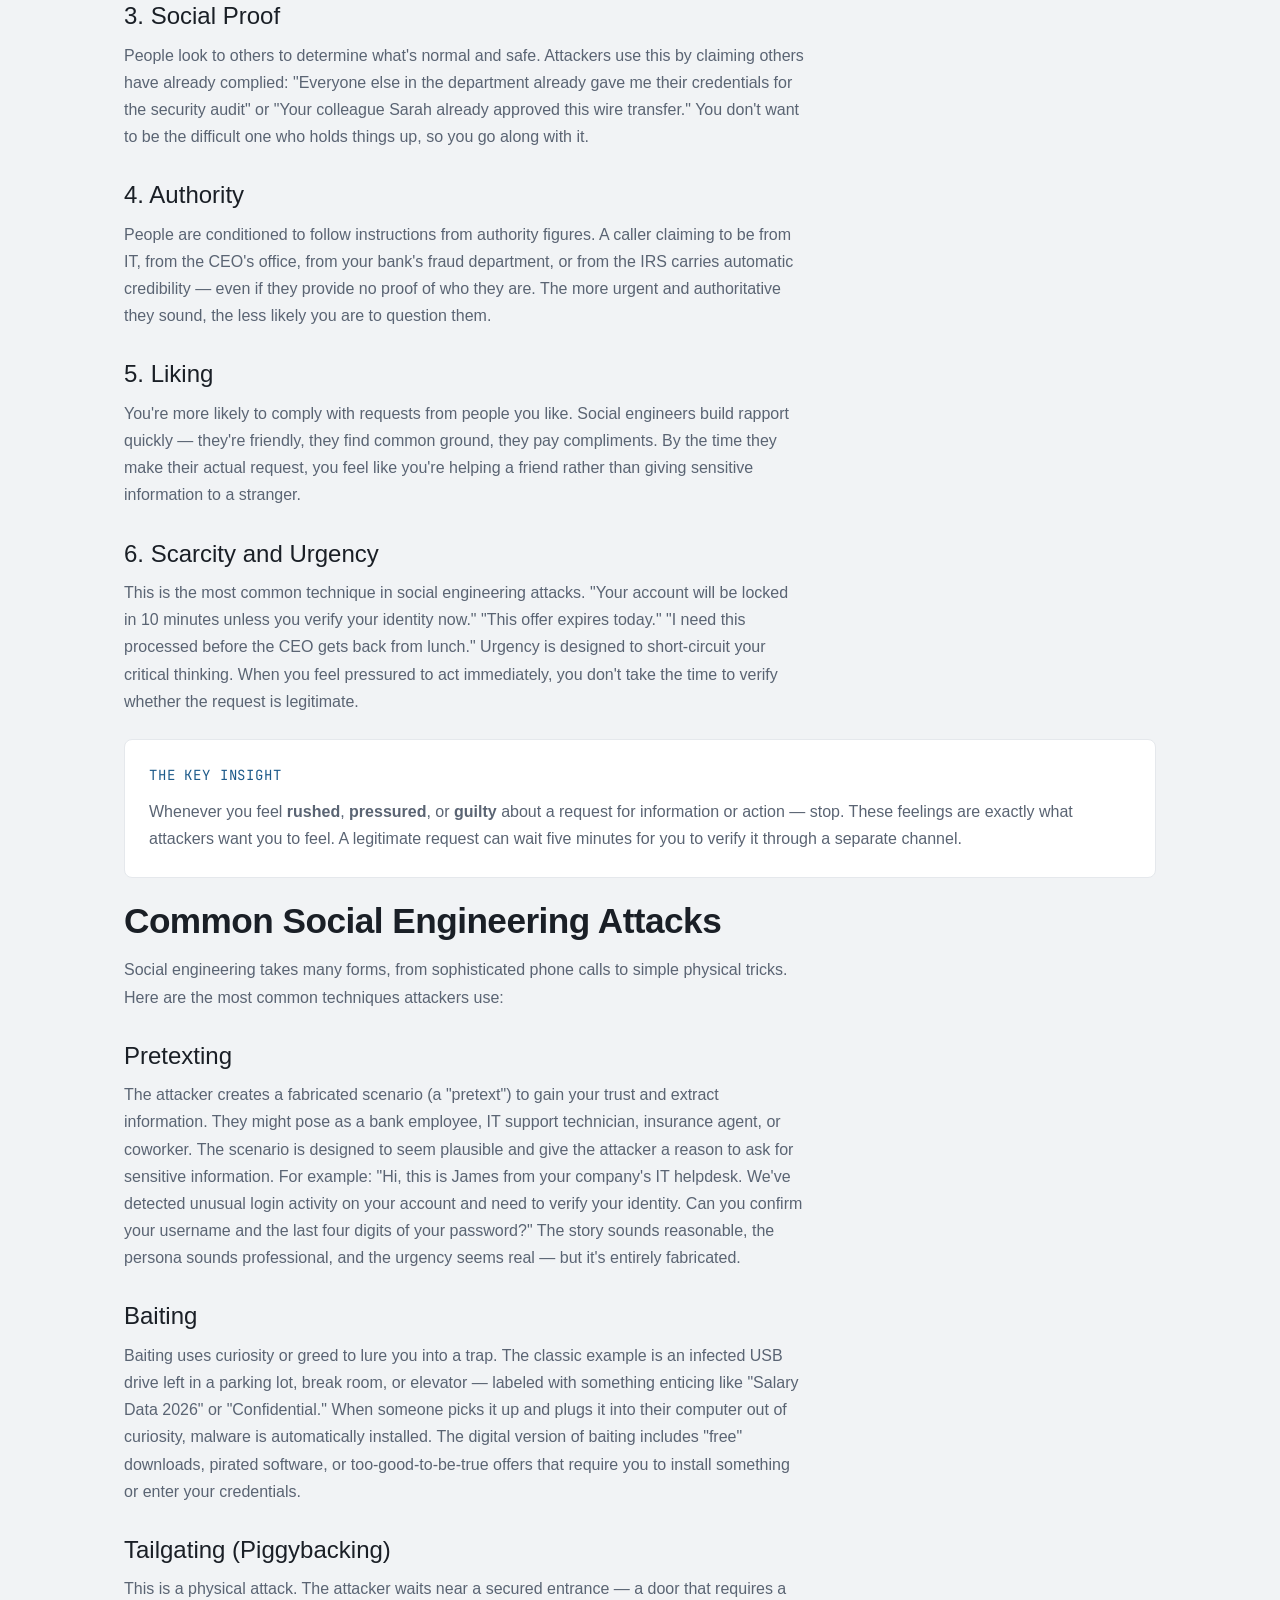
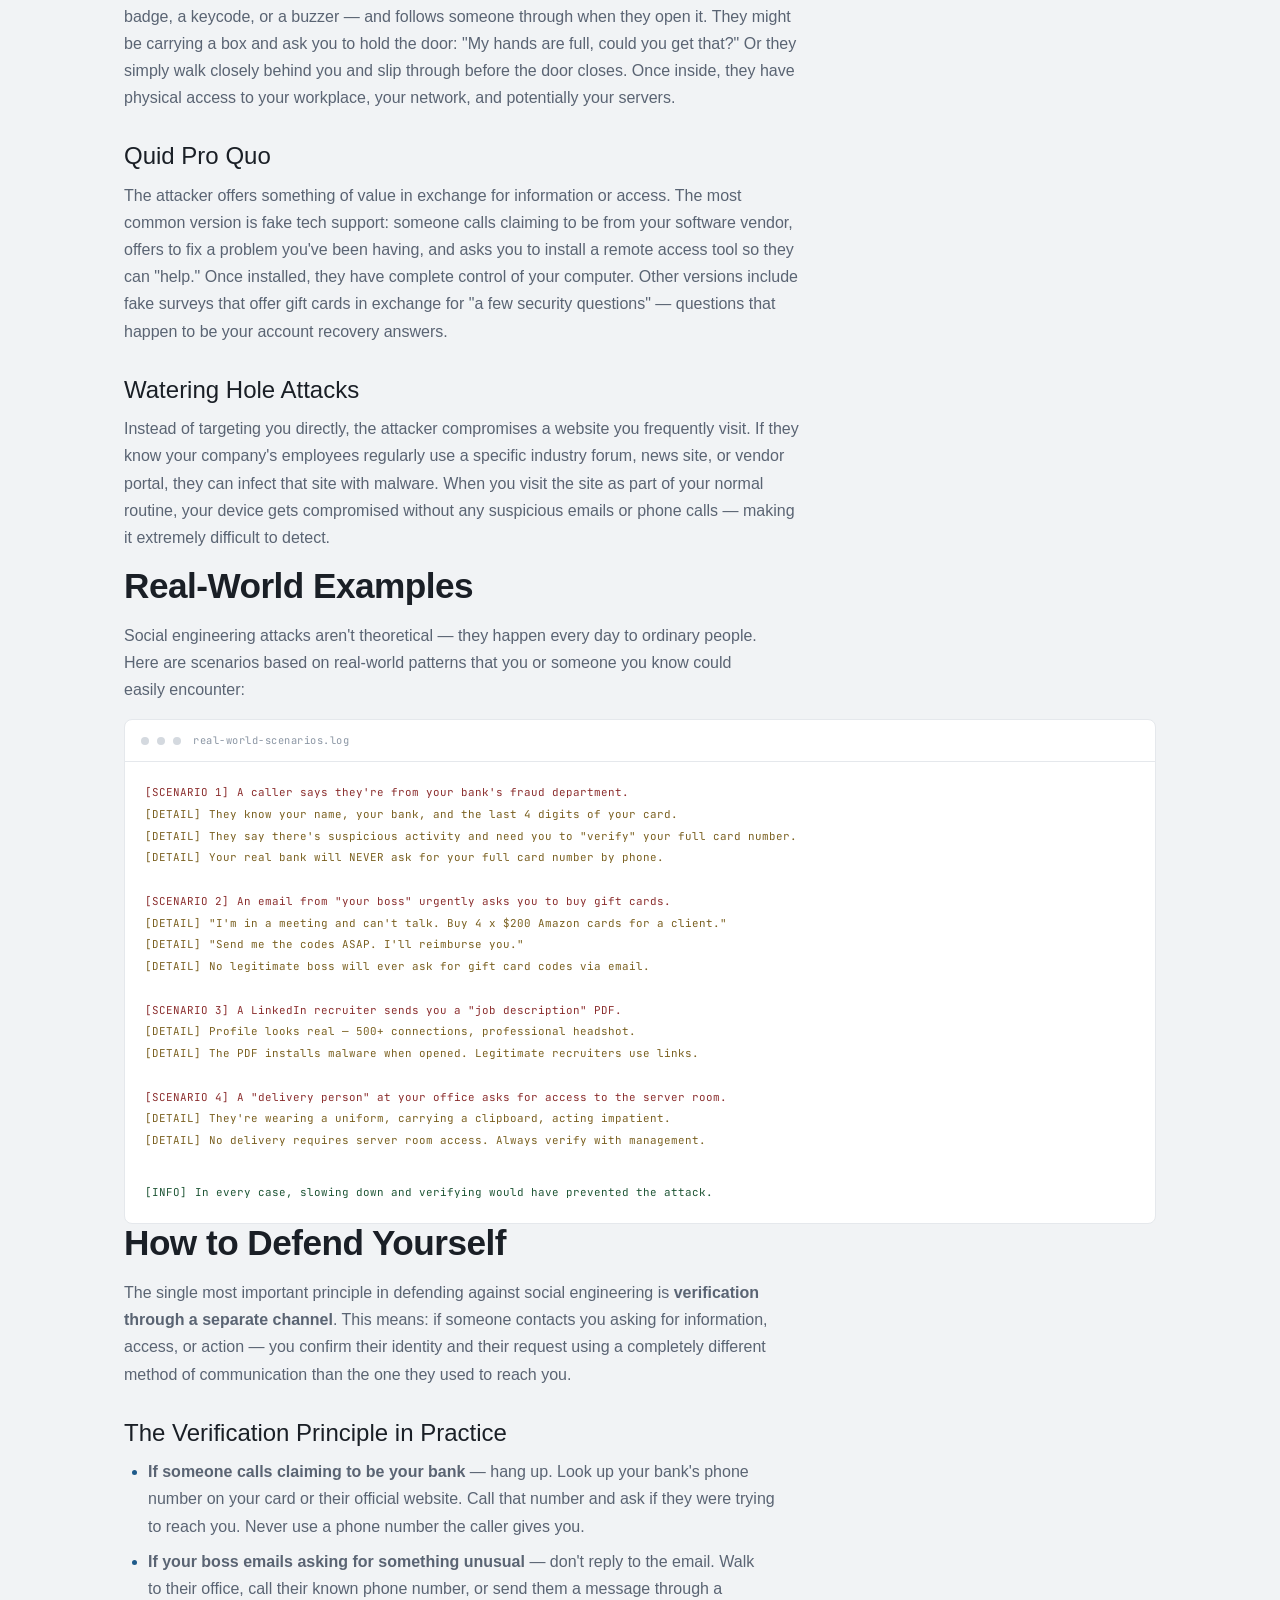
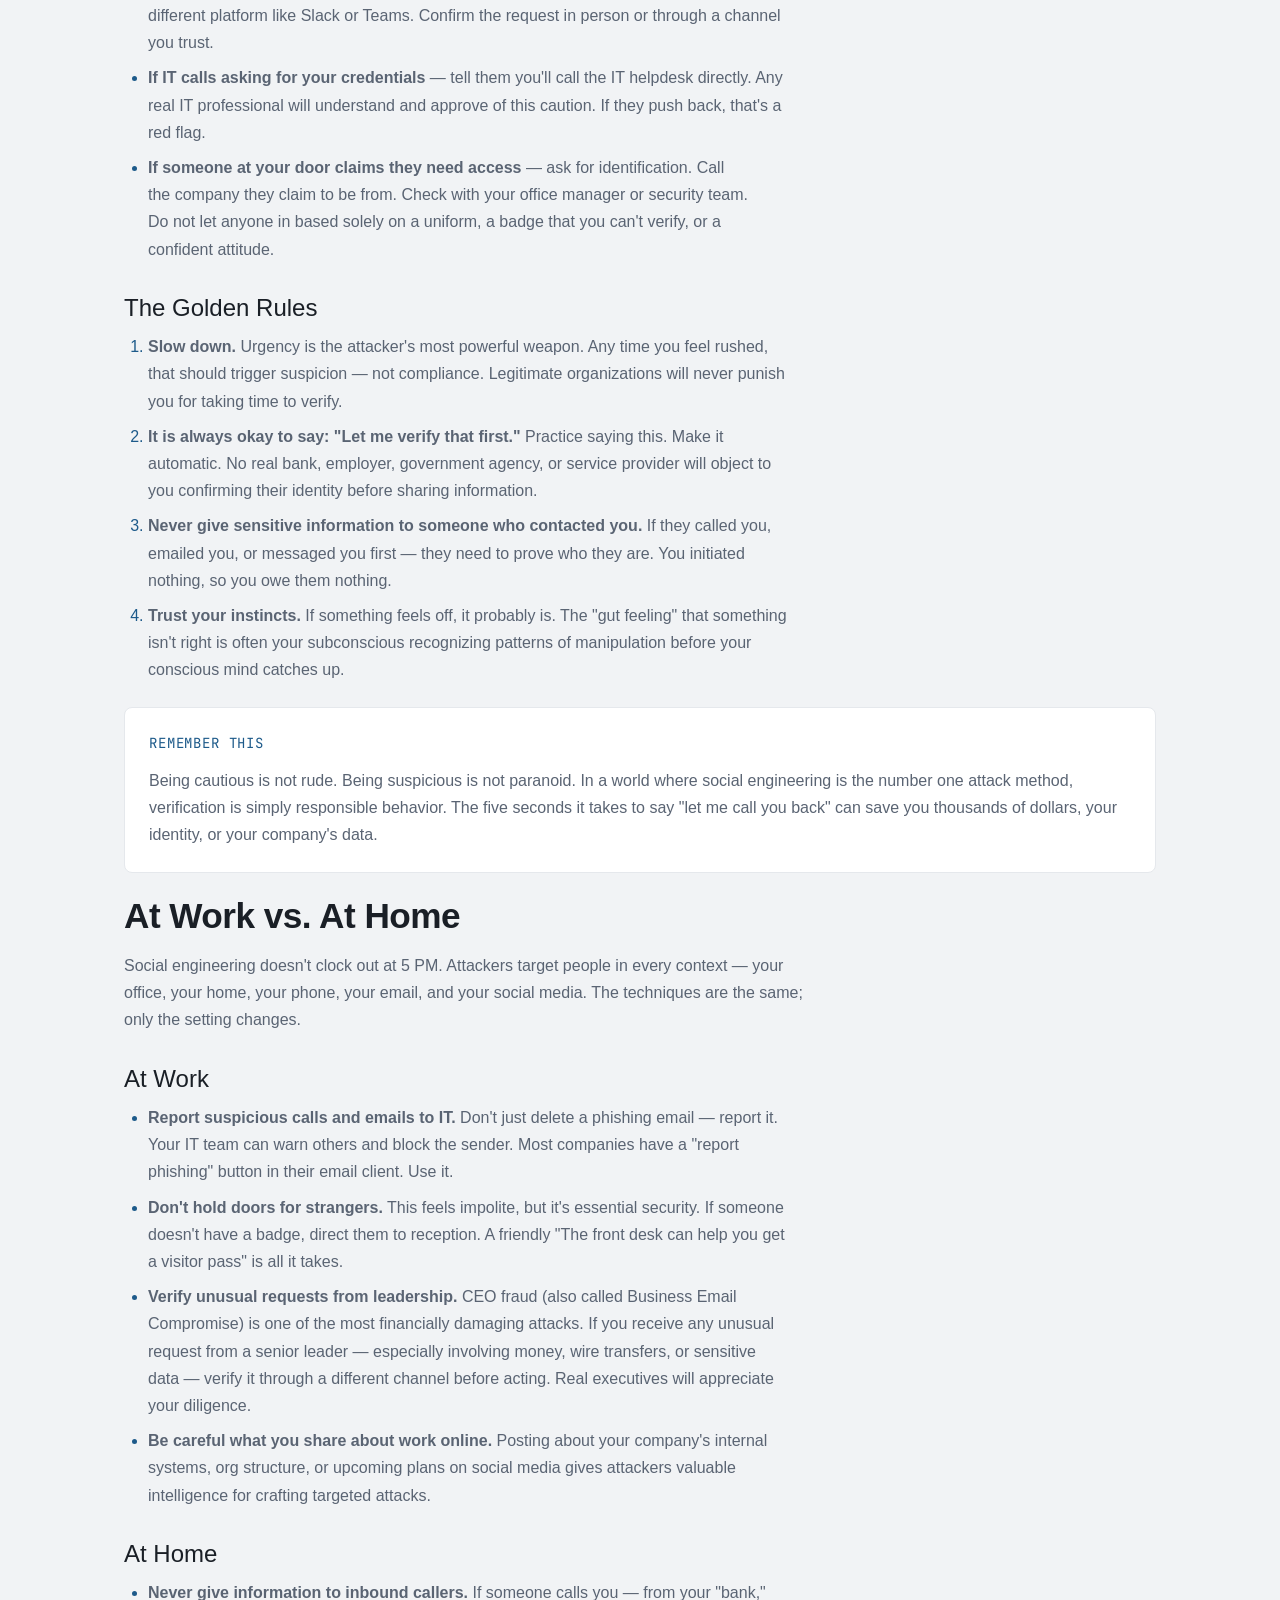
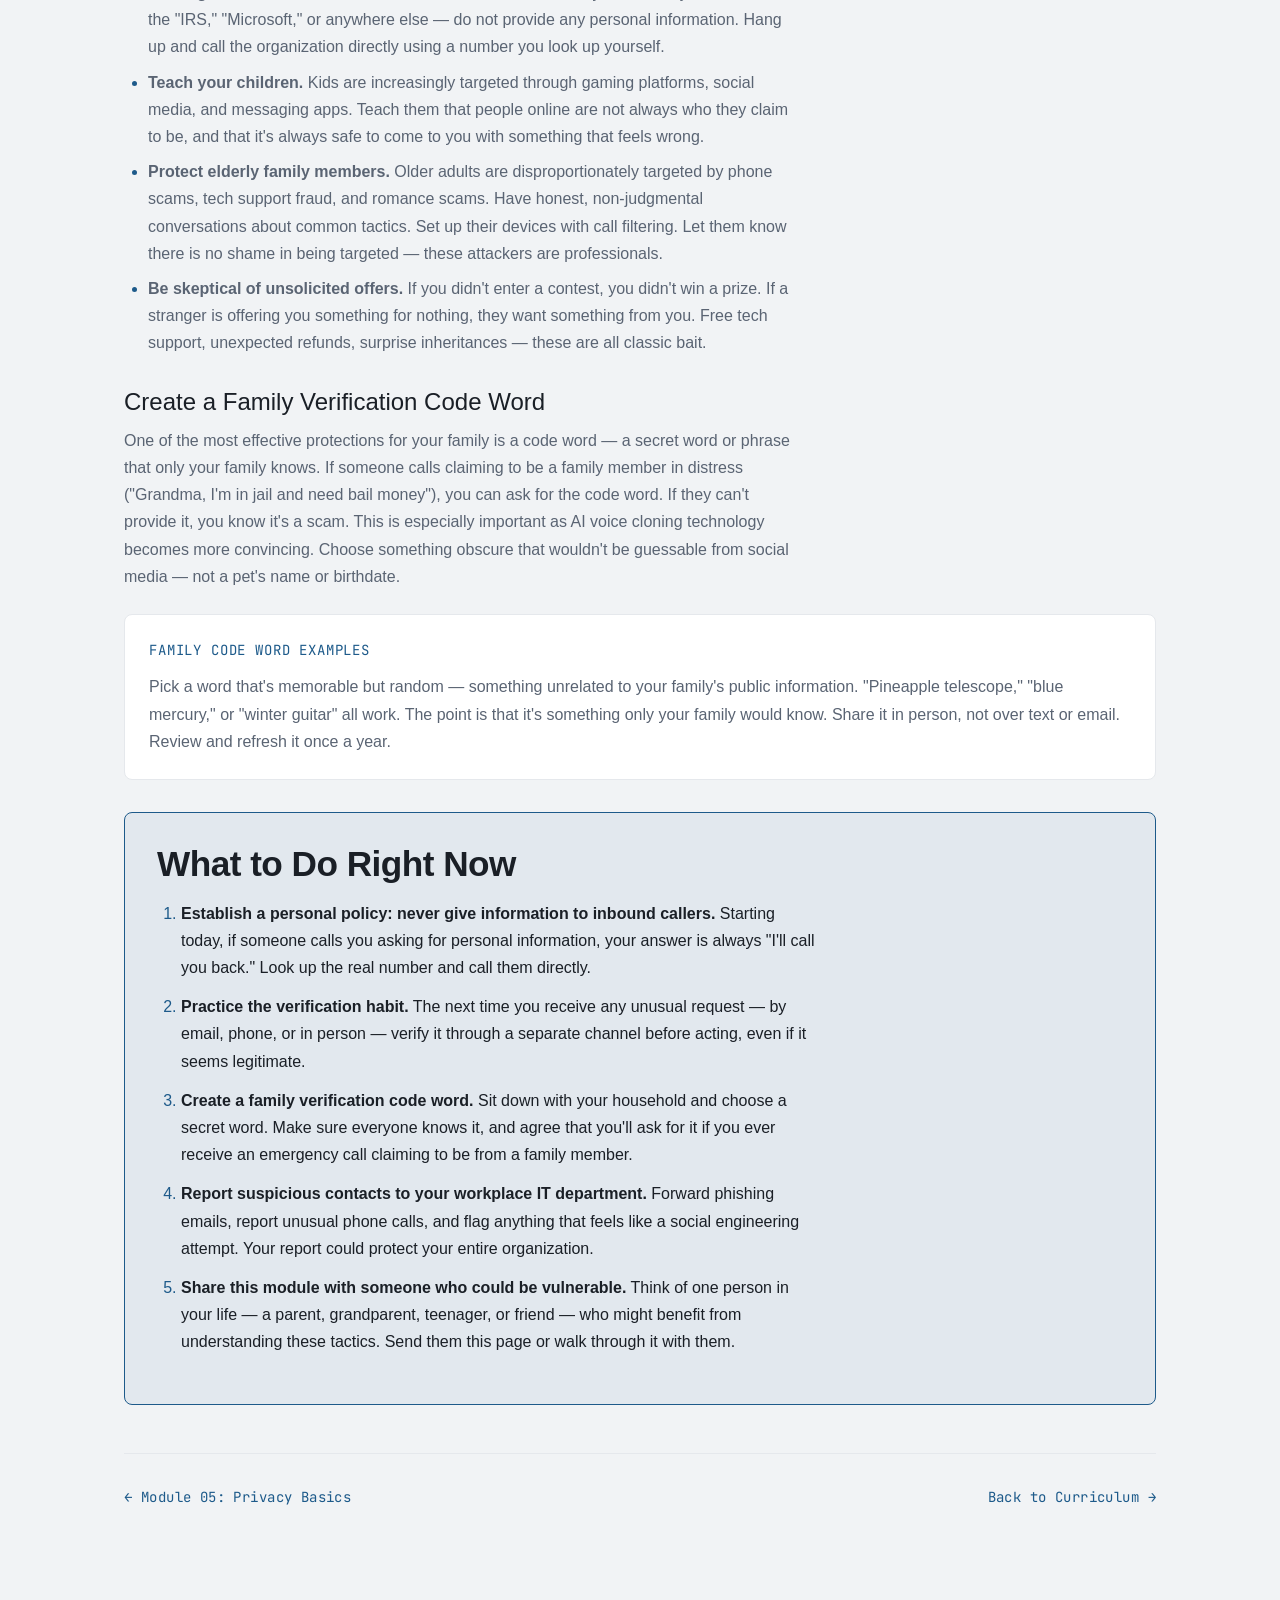
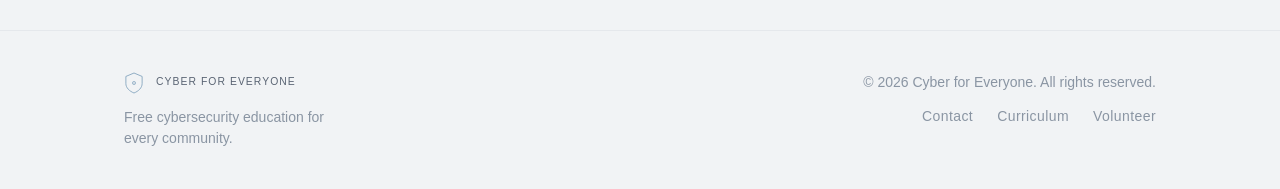
<file: modules/social-engineering.html>
<!DOCTYPE html>
<html lang="en">
<head>
  <meta charset="utf-8">
  <meta name="viewport" content="width=device-width, initial-scale=1">
  <title>Module 06: Social Engineering — Cyber for Everyone</title>
  <meta name="description" content="How attackers manipulate people through urgency, authority, and trust — and how to recognize it before it's too late.">

  <link href="https://api.fontshare.com/v2/css?f[]=clash-display@400,500,600&f[]=satoshi@400,500&display=swap" rel="stylesheet">
  <link rel="preconnect" href="https://fonts.googleapis.com">
  <link rel="preconnect" href="https://fonts.gstatic.com" crossorigin>
  <link href="https://fonts.googleapis.com/css2?family=JetBrains+Mono:wght@400&display=swap" rel="stylesheet">

  <link rel="stylesheet" href="../base.css">
  <link rel="stylesheet" href="../style.css">

  <script>
    (function(){
      var d = matchMedia('(prefers-color-scheme:dark)').matches ? 'dark' : 'light';
      document.documentElement.setAttribute('data-theme', d);
    })();
  </script>

  <style>
    .module-hero { padding-top: clamp(var(--space-16), 10vw, var(--space-24)); padding-bottom: clamp(var(--space-8), 4vw, var(--space-12)); }
    .module-hero__num { font-family: var(--font-mono); font-size: var(--text-xs); color: var(--text-tertiary); letter-spacing: 0.08em; margin-bottom: var(--space-4); }
    .module-hero__title { font-family: var(--font-display); font-size: var(--text-2xl); font-weight: 600; color: var(--text-primary); letter-spacing: -0.02em; margin-bottom: var(--space-4); }
    .module-hero__desc { font-size: var(--text-base); color: var(--text-secondary); max-width: 560px; line-height: 1.7; }
    .module-content { padding-bottom: clamp(var(--space-16), 7vw, var(--space-24)); }
    .module-content h2 { font-family: var(--font-display); font-size: var(--text-xl); font-weight: 600; color: var(--text-primary); margin-bottom: var(--space-4); letter-spacing: -0.015em; }
    .module-content h3 { font-family: var(--font-display); font-size: var(--text-lg); font-weight: 500; color: var(--text-primary); margin-bottom: var(--space-3); margin-top: var(--space-8); }
    .module-content p { font-size: var(--text-sm); color: var(--text-secondary); line-height: 1.7; margin-bottom: var(--space-4); max-width: 680px; }
    .module-content ul, .module-content ol { padding-left: var(--space-6); margin-bottom: var(--space-4); }
    .module-content li { font-size: var(--text-sm); color: var(--text-secondary); line-height: 1.7; margin-bottom: var(--space-2); }
    .module-content li::marker { color: var(--accent); }
    .tip-box { border: 1px solid var(--border-subtle); border-radius: var(--radius-lg); padding: var(--space-6); background: var(--bg-card); margin-block: var(--space-6); }
    .tip-box__label { font-family: var(--font-mono); font-size: var(--text-xs); color: var(--accent); letter-spacing: 0.06em; text-transform: uppercase; margin-bottom: var(--space-3); }
    .tip-box__content { font-size: var(--text-sm); color: var(--text-secondary); line-height: 1.7; }
    .action-checklist { border: 1px solid var(--accent); border-radius: var(--radius-lg); padding: var(--space-8); background: var(--accent-dim); margin-block: var(--space-8); }
    .action-checklist__title { font-family: var(--font-display); font-size: var(--text-lg); font-weight: 600; color: var(--text-primary); margin-bottom: var(--space-4); }
    .action-checklist li { font-size: var(--text-sm); color: var(--text-primary); line-height: 1.7; margin-bottom: var(--space-3); }
    .module-nav { display: flex; justify-content: space-between; padding-block: var(--space-8); border-top: 1px solid var(--border-subtle); margin-top: var(--space-12); }
    .module-nav a { font-family: var(--font-mono); font-size: var(--text-xs); color: var(--accent); text-decoration: none; letter-spacing: 0.03em; transition: opacity var(--transition); }
    .module-nav a:hover { opacity: 0.7; }
  </style>
</head>
<body>

  <!-- HEADER -->
  <header class="header" id="header">
    <div class="container header__inner">
      <a href="../index.html" class="header__logo" aria-label="Cyber for Everyone — Home">
        <svg class="header__logo-mark" viewBox="0 0 32 36" fill="none" aria-hidden="true">
          <path d="M16 2L29 7.5V19C29 25.5 23.5 31 16 34C8.5 31 3 25.5 3 19V7.5L16 2Z" stroke="currentColor" stroke-width="1.2"/>
          <line x1="10" y1="13" x2="22" y2="13" stroke="currentColor" stroke-width="0.6" opacity="0.5"/>
          <line x1="10" y1="18" x2="22" y2="18" stroke="currentColor" stroke-width="0.6" opacity="0.5"/>
          <line x1="10" y1="23" x2="22" y2="23" stroke="currentColor" stroke-width="0.6" opacity="0.5"/>
          <line x1="13" y1="10" x2="13" y2="26" stroke="currentColor" stroke-width="0.6" opacity="0.5"/>
          <line x1="19" y1="10" x2="19" y2="26" stroke="currentColor" stroke-width="0.6" opacity="0.5"/>
          <circle cx="16" cy="18" r="2.5" stroke="currentColor" stroke-width="1" fill="none"/>
          <circle cx="16" cy="18" r="0.8" fill="currentColor"/>
        </svg>
        <span class="header__logo-text">Cyber for<br>Everyone</span>
      </a>

      <nav class="header__nav" id="main-nav" aria-label="Main navigation">
        <a href="../index.html#mission">Mission</a>
        <a href="../index.html#curriculum">Curriculum</a>
        <a href="../index.html#get-involved">Get Involved</a>
        <a href="../index.html#contact">Contact</a>
      </nav>

      <div class="header__actions">
        <button class="theme-toggle" data-theme-toggle aria-label="Toggle theme">
          <svg width="16" height="16" viewBox="0 0 24 24" fill="none" stroke="currentColor" stroke-width="1.5">
            <circle cx="12" cy="12" r="5"/>
            <path d="M12 1v2M12 21v2M4.22 4.22l1.42 1.42M18.36 18.36l1.42 1.42M1 12h2M21 12h2M4.22 19.78l1.42-1.42M18.36 5.64l1.42-1.42"/>
          </svg>
        </button>
        <button class="mobile-toggle" id="mobile-toggle" aria-label="Open menu" aria-expanded="false" aria-controls="main-nav">
          <svg width="20" height="20" viewBox="0 0 24 24" fill="none" stroke="currentColor" stroke-width="1.5">
            <path d="M3 12h18M3 6h18M3 18h18"/>
          </svg>
        </button>
      </div>
    </div>
  </header>

  <!-- MODULE HERO -->
  <section class="module-hero" aria-labelledby="module-title">
    <div class="container">
      <p class="module-hero__num fade-in">Module 06</p>
      <h1 class="module-hero__title fade-in" id="module-title">Social Engineering</h1>
      <p class="module-hero__desc fade-in">How attackers manipulate people through urgency, authority, and trust — and how to recognize it before it's too late.</p>
    </div>
  </section>

  <!-- MODULE CONTENT -->
  <section class="module-content">
    <div class="container">

      <!-- Section 1: The Human Vulnerability -->
      <div class="fade-in">
        <h2>The Human Vulnerability</h2>
        <p>Companies spend millions on firewalls, encryption, and intrusion detection systems. But all of that technology has a single point of failure: the person sitting at the keyboard. Social engineering is the practice of manipulating people — not machines — into giving up confidential information, granting access, or taking actions that compromise security.</p>
        <p>It works because human beings are wired to be helpful, to trust authority, to respond to urgency, and to reciprocate kindness. These are good qualities in everyday life. They're also exactly the instincts that attackers exploit.</p>
        <p>Social engineering is the oldest form of hacking. Long before anyone wrote computer code, con artists were tricking people out of their money and secrets using the same psychological techniques. Today, social engineering is responsible for more data breaches than any other attack method. According to security researchers, over 90% of successful cyberattacks begin with some form of social engineering — usually a phishing email or a phone call.</p>
        <p>The most sophisticated security system in the world can't protect you if you willingly hand over the keys. That's why understanding how manipulation works is one of the most valuable skills you can develop.</p>
      </div>

      <!-- Section 2: The Six Principles of Manipulation -->
      <div class="fade-in">
        <h2>The Six Principles of Manipulation</h2>
        <p>Social engineers don't rely on luck. They use well-documented psychological principles — techniques identified by psychologist Robert Cialdini — that reliably influence human behavior. Understanding these principles is your best defense, because once you can name the technique being used on you, it loses most of its power.</p>

        <h3>1. Reciprocity</h3>
        <p>When someone does something for you, you feel obligated to return the favor. Attackers exploit this by offering help, a gift, or a favor first — then following up with a request. For example, someone calls your office claiming to be from IT: "I just fixed a bug in your email system — can you verify it's working by giving me your login credentials so I can check from my end?" They did you a "favor," so it feels rude not to help them back.</p>

        <h3>2. Commitment and Consistency</h3>
        <p>Once you've agreed to something small, you're much more likely to agree to something bigger — because people want to be consistent with their past actions. An attacker might start with a harmless request: "Can you confirm your department?" Then: "And your employee ID?" Then: "I just need your password to finalize the security update." Each request feels like a small step from the last one, so you keep going.</p>

        <h3>3. Social Proof</h3>
        <p>People look to others to determine what's normal and safe. Attackers use this by claiming others have already complied: "Everyone else in the department already gave me their credentials for the security audit" or "Your colleague Sarah already approved this wire transfer." You don't want to be the difficult one who holds things up, so you go along with it.</p>

        <h3>4. Authority</h3>
        <p>People are conditioned to follow instructions from authority figures. A caller claiming to be from IT, from the CEO's office, from your bank's fraud department, or from the IRS carries automatic credibility — even if they provide no proof of who they are. The more urgent and authoritative they sound, the less likely you are to question them.</p>

        <h3>5. Liking</h3>
        <p>You're more likely to comply with requests from people you like. Social engineers build rapport quickly — they're friendly, they find common ground, they pay compliments. By the time they make their actual request, you feel like you're helping a friend rather than giving sensitive information to a stranger.</p>

        <h3>6. Scarcity and Urgency</h3>
        <p>This is the most common technique in social engineering attacks. "Your account will be locked in 10 minutes unless you verify your identity now." "This offer expires today." "I need this processed before the CEO gets back from lunch." Urgency is designed to short-circuit your critical thinking. When you feel pressured to act immediately, you don't take the time to verify whether the request is legitimate.</p>

        <div class="tip-box">
          <div class="tip-box__label">The Key Insight</div>
          <div class="tip-box__content">Whenever you feel <strong>rushed</strong>, <strong>pressured</strong>, or <strong>guilty</strong> about a request for information or action — stop. These feelings are exactly what attackers want you to feel. A legitimate request can wait five minutes for you to verify it through a separate channel.</div>
        </div>
      </div>

      <!-- Section 3: Common Social Engineering Attacks -->
      <div class="fade-in">
        <h2>Common Social Engineering Attacks</h2>
        <p>Social engineering takes many forms, from sophisticated phone calls to simple physical tricks. Here are the most common techniques attackers use:</p>

        <h3>Pretexting</h3>
        <p>The attacker creates a fabricated scenario (a "pretext") to gain your trust and extract information. They might pose as a bank employee, IT support technician, insurance agent, or coworker. The scenario is designed to seem plausible and give the attacker a reason to ask for sensitive information. For example: "Hi, this is James from your company's IT helpdesk. We've detected unusual login activity on your account and need to verify your identity. Can you confirm your username and the last four digits of your password?" The story sounds reasonable, the persona sounds professional, and the urgency seems real — but it's entirely fabricated.</p>

        <h3>Baiting</h3>
        <p>Baiting uses curiosity or greed to lure you into a trap. The classic example is an infected USB drive left in a parking lot, break room, or elevator — labeled with something enticing like "Salary Data 2026" or "Confidential." When someone picks it up and plugs it into their computer out of curiosity, malware is automatically installed. The digital version of baiting includes "free" downloads, pirated software, or too-good-to-be-true offers that require you to install something or enter your credentials.</p>

        <h3>Tailgating (Piggybacking)</h3>
        <p>This is a physical attack. The attacker waits near a secured entrance — a door that requires a badge, a keycode, or a buzzer — and follows someone through when they open it. They might be carrying a box and ask you to hold the door: "My hands are full, could you get that?" Or they simply walk closely behind you and slip through before the door closes. Once inside, they have physical access to your workplace, your network, and potentially your servers.</p>

        <h3>Quid Pro Quo</h3>
        <p>The attacker offers something of value in exchange for information or access. The most common version is fake tech support: someone calls claiming to be from your software vendor, offers to fix a problem you've been having, and asks you to install a remote access tool so they can "help." Once installed, they have complete control of your computer. Other versions include fake surveys that offer gift cards in exchange for "a few security questions" — questions that happen to be your account recovery answers.</p>

        <h3>Watering Hole Attacks</h3>
        <p>Instead of targeting you directly, the attacker compromises a website you frequently visit. If they know your company's employees regularly use a specific industry forum, news site, or vendor portal, they can infect that site with malware. When you visit the site as part of your normal routine, your device gets compromised without any suspicious emails or phone calls — making it extremely difficult to detect.</p>
      </div>

      <!-- Section 4: Real-World Examples -->
      <div class="fade-in">
        <h2>Real-World Examples</h2>
        <p>Social engineering attacks aren't theoretical — they happen every day to ordinary people. Here are scenarios based on real-world patterns that you or someone you know could easily encounter:</p>

        <div class="threat-panel">
          <div class="threat-panel__bar">
            <span class="threat-panel__dot"></span>
            <span class="threat-panel__dot"></span>
            <span class="threat-panel__dot"></span>
            <span class="threat-panel__label">real-world-scenarios.log</span>
          </div>
          <div class="threat-panel__body">
            <div class="threat-line threat-line--high"><span class="threat-tag">[SCENARIO 1]</span> A caller says they're from your bank's fraud department.</div>
            <div class="threat-line threat-line--med"><span class="threat-tag">[DETAIL]</span> They know your name, your bank, and the last 4 digits of your card.</div>
            <div class="threat-line threat-line--med"><span class="threat-tag">[DETAIL]</span> They say there's suspicious activity and need you to "verify" your full card number.</div>
            <div class="threat-line threat-line--med"><span class="threat-tag">[DETAIL]</span> Your real bank will NEVER ask for your full card number by phone.</div>
            <div class="threat-line">&nbsp;</div>
            <div class="threat-line threat-line--high"><span class="threat-tag">[SCENARIO 2]</span> An email from "your boss" urgently asks you to buy gift cards.</div>
            <div class="threat-line threat-line--med"><span class="threat-tag">[DETAIL]</span> "I'm in a meeting and can't talk. Buy 4 x $200 Amazon cards for a client."</div>
            <div class="threat-line threat-line--med"><span class="threat-tag">[DETAIL]</span> "Send me the codes ASAP. I'll reimburse you."</div>
            <div class="threat-line threat-line--med"><span class="threat-tag">[DETAIL]</span> No legitimate boss will ever ask for gift card codes via email.</div>
            <div class="threat-line">&nbsp;</div>
            <div class="threat-line threat-line--high"><span class="threat-tag">[SCENARIO 3]</span> A LinkedIn recruiter sends you a "job description" PDF.</div>
            <div class="threat-line threat-line--med"><span class="threat-tag">[DETAIL]</span> Profile looks real — 500+ connections, professional headshot.</div>
            <div class="threat-line threat-line--med"><span class="threat-tag">[DETAIL]</span> The PDF installs malware when opened. Legitimate recruiters use links.</div>
            <div class="threat-line">&nbsp;</div>
            <div class="threat-line threat-line--high"><span class="threat-tag">[SCENARIO 4]</span> A "delivery person" at your office asks for access to the server room.</div>
            <div class="threat-line threat-line--med"><span class="threat-tag">[DETAIL]</span> They're wearing a uniform, carrying a clipboard, acting impatient.</div>
            <div class="threat-line threat-line--med"><span class="threat-tag">[DETAIL]</span> No delivery requires server room access. Always verify with management.</div>
            <div class="threat-line">&nbsp;</div>
            <div class="threat-line threat-status"><span class="threat-tag threat-tag--ok">[INFO]</span> In every case, slowing down and verifying would have prevented the attack.</div>
          </div>
        </div>
      </div>

      <!-- Section 5: How to Defend Yourself -->
      <div class="fade-in">
        <h2>How to Defend Yourself</h2>
        <p>The single most important principle in defending against social engineering is <strong>verification through a separate channel</strong>. This means: if someone contacts you asking for information, access, or action — you confirm their identity and their request using a completely different method of communication than the one they used to reach you.</p>

        <h3>The Verification Principle in Practice</h3>
        <ul>
          <li><strong>If someone calls claiming to be your bank</strong> — hang up. Look up your bank's phone number on your card or their official website. Call that number and ask if they were trying to reach you. Never use a phone number the caller gives you.</li>
          <li><strong>If your boss emails asking for something unusual</strong> — don't reply to the email. Walk to their office, call their known phone number, or send them a message through a different platform like Slack or Teams. Confirm the request in person or through a channel you trust.</li>
          <li><strong>If IT calls asking for your credentials</strong> — tell them you'll call the IT helpdesk directly. Any real IT professional will understand and approve of this caution. If they push back, that's a red flag.</li>
          <li><strong>If someone at your door claims they need access</strong> — ask for identification. Call the company they claim to be from. Check with your office manager or security team. Do not let anyone in based solely on a uniform, a badge that you can't verify, or a confident attitude.</li>
        </ul>

        <h3>The Golden Rules</h3>
        <ol>
          <li><strong>Slow down.</strong> Urgency is the attacker's most powerful weapon. Any time you feel rushed, that should trigger suspicion — not compliance. Legitimate organizations will never punish you for taking time to verify.</li>
          <li><strong>It is always okay to say: "Let me verify that first."</strong> Practice saying this. Make it automatic. No real bank, employer, government agency, or service provider will object to you confirming their identity before sharing information.</li>
          <li><strong>Never give sensitive information to someone who contacted you.</strong> If they called you, emailed you, or messaged you first — they need to prove who they are. You initiated nothing, so you owe them nothing.</li>
          <li><strong>Trust your instincts.</strong> If something feels off, it probably is. The "gut feeling" that something isn't right is often your subconscious recognizing patterns of manipulation before your conscious mind catches up.</li>
        </ol>

        <div class="tip-box">
          <div class="tip-box__label">Remember This</div>
          <div class="tip-box__content">Being cautious is not rude. Being suspicious is not paranoid. In a world where social engineering is the number one attack method, verification is simply responsible behavior. The five seconds it takes to say "let me call you back" can save you thousands of dollars, your identity, or your company's data.</div>
        </div>
      </div>

      <!-- Section 6: At Work vs. At Home -->
      <div class="fade-in">
        <h2>At Work vs. At Home</h2>
        <p>Social engineering doesn't clock out at 5 PM. Attackers target people in every context — your office, your home, your phone, your email, and your social media. The techniques are the same; only the setting changes.</p>

        <h3>At Work</h3>
        <ul>
          <li><strong>Report suspicious calls and emails to IT.</strong> Don't just delete a phishing email — report it. Your IT team can warn others and block the sender. Most companies have a "report phishing" button in their email client. Use it.</li>
          <li><strong>Don't hold doors for strangers.</strong> This feels impolite, but it's essential security. If someone doesn't have a badge, direct them to reception. A friendly "The front desk can help you get a visitor pass" is all it takes.</li>
          <li><strong>Verify unusual requests from leadership.</strong> CEO fraud (also called Business Email Compromise) is one of the most financially damaging attacks. If you receive any unusual request from a senior leader — especially involving money, wire transfers, or sensitive data — verify it through a different channel before acting. Real executives will appreciate your diligence.</li>
          <li><strong>Be careful what you share about work online.</strong> Posting about your company's internal systems, org structure, or upcoming plans on social media gives attackers valuable intelligence for crafting targeted attacks.</li>
        </ul>

        <h3>At Home</h3>
        <ul>
          <li><strong>Never give information to inbound callers.</strong> If someone calls you — from your "bank," the "IRS," "Microsoft," or anywhere else — do not provide any personal information. Hang up and call the organization directly using a number you look up yourself.</li>
          <li><strong>Teach your children.</strong> Kids are increasingly targeted through gaming platforms, social media, and messaging apps. Teach them that people online are not always who they claim to be, and that it's always safe to come to you with something that feels wrong.</li>
          <li><strong>Protect elderly family members.</strong> Older adults are disproportionately targeted by phone scams, tech support fraud, and romance scams. Have honest, non-judgmental conversations about common tactics. Set up their devices with call filtering. Let them know there is no shame in being targeted — these attackers are professionals.</li>
          <li><strong>Be skeptical of unsolicited offers.</strong> If you didn't enter a contest, you didn't win a prize. If a stranger is offering you something for nothing, they want something from you. Free tech support, unexpected refunds, surprise inheritances — these are all classic bait.</li>
        </ul>

        <h3>Create a Family Verification Code Word</h3>
        <p>One of the most effective protections for your family is a code word — a secret word or phrase that only your family knows. If someone calls claiming to be a family member in distress ("Grandma, I'm in jail and need bail money"), you can ask for the code word. If they can't provide it, you know it's a scam. This is especially important as AI voice cloning technology becomes more convincing. Choose something obscure that wouldn't be guessable from social media — not a pet's name or birthdate.</p>

        <div class="tip-box">
          <div class="tip-box__label">Family Code Word Examples</div>
          <div class="tip-box__content">Pick a word that's memorable but random — something unrelated to your family's public information. "Pineapple telescope," "blue mercury," or "winter guitar" all work. The point is that it's something only your family would know. Share it in person, not over text or email. Review and refresh it once a year.</div>
        </div>
      </div>

      <!-- Action Checklist -->
      <div class="fade-in">
        <div class="action-checklist">
          <h2 class="action-checklist__title">What to Do Right Now</h2>
          <ol>
            <li><strong>Establish a personal policy: never give information to inbound callers.</strong> Starting today, if someone calls you asking for personal information, your answer is always "I'll call you back." Look up the real number and call them directly.</li>
            <li><strong>Practice the verification habit.</strong> The next time you receive any unusual request — by email, phone, or in person — verify it through a separate channel before acting, even if it seems legitimate.</li>
            <li><strong>Create a family verification code word.</strong> Sit down with your household and choose a secret word. Make sure everyone knows it, and agree that you'll ask for it if you ever receive an emergency call claiming to be from a family member.</li>
            <li><strong>Report suspicious contacts to your workplace IT department.</strong> Forward phishing emails, report unusual phone calls, and flag anything that feels like a social engineering attempt. Your report could protect your entire organization.</li>
            <li><strong>Share this module with someone who could be vulnerable.</strong> Think of one person in your life — a parent, grandparent, teenager, or friend — who might benefit from understanding these tactics. Send them this page or walk through it with them.</li>
          </ol>
        </div>
      </div>

      <!-- Module Navigation -->
      <nav class="module-nav fade-in" aria-label="Module navigation">
        <a href="privacy.html">← Module 05: Privacy Basics</a>
        <a href="../index.html#curriculum">Back to Curriculum →</a>
      </nav>

    </div>
  </section>

  <!-- FOOTER -->
  <footer class="footer">
    <div class="container footer__inner">
      <div class="footer__left">
        <a href="../index.html" class="footer__logo" aria-label="Cyber for Everyone — Home">
          <svg class="footer__logo-mark" viewBox="0 0 32 36" fill="none" aria-hidden="true">
            <path d="M16 2L29 7.5V19C29 25.5 23.5 31 16 34C8.5 31 3 25.5 3 19V7.5L16 2Z" stroke="currentColor" stroke-width="1.2"/>
            <circle cx="16" cy="18" r="2.5" stroke="currentColor" stroke-width="1" fill="none"/>
            <circle cx="16" cy="18" r="0.8" fill="currentColor"/>
          </svg>
          <span class="footer__logo-text">Cyber for Everyone</span>
        </a>
        <p class="footer__tagline">Free cybersecurity education for every community.</p>
      </div>
      <div class="footer__right">
        <div class="footer__copy">&copy; <span id="year"></span> Cyber for Everyone. All rights reserved.</div>
        <div class="footer__links">
          <a href="mailto:cyberforeveryone@pm.me">Contact</a>
          <a href="../index.html#curriculum">Curriculum</a>
          <a href="../index.html#get-involved">Volunteer</a>
        </div>
      </div>
    </div>
  </footer>

  <script>
    document.getElementById('year').textContent = new Date().getFullYear();

    // Theme toggle
    (function () {
      const t = document.querySelector('[data-theme-toggle]');
      const r = document.documentElement;
      let d = r.getAttribute('data-theme') || 'dark';

      function setIcon() {
        if (!t) return;
        t.innerHTML = d === 'dark'
          ? '<svg width="16" height="16" viewBox="0 0 24 24" fill="none" stroke="currentColor" stroke-width="1.5"><circle cx="12" cy="12" r="5"/><path d="M12 1v2M12 21v2M4.22 4.22l1.42 1.42M18.36 18.36l1.42 1.42M1 12h2M21 12h2M4.22 19.78l1.42-1.42M18.36 5.64l1.42-1.42"/></svg>'
          : '<svg width="16" height="16" viewBox="0 0 24 24" fill="none" stroke="currentColor" stroke-width="1.5"><path d="M21 12.79A9 9 0 1 1 11.21 3 7 7 0 0 0 21 12.79z"/></svg>';
        t.setAttribute('aria-label', 'Switch to ' + (d === 'dark' ? 'light' : 'dark') + ' mode');
      }

      setIcon();
      t && t.addEventListener('click', () => {
        d = d === 'dark' ? 'light' : 'dark';
        r.setAttribute('data-theme', d);
        setIcon();
      });
    })();

    // Mobile nav
    (function () {
      const btn = document.getElementById('mobile-toggle');
      const nav = document.getElementById('main-nav');
      btn && btn.addEventListener('click', () => {
        const open = nav.classList.toggle('active');
        btn.setAttribute('aria-expanded', open);
      });
      nav && nav.querySelectorAll('a').forEach(a => {
        a.addEventListener('click', () => {
          nav.classList.remove('active');
          btn && btn.setAttribute('aria-expanded', 'false');
        });
      });
    })();

    // Scroll fade-in
    (function () {
      const els = document.querySelectorAll('.fade-in');
      if (!('IntersectionObserver' in window)) {
        els.forEach(el => el.classList.add('visible'));
        return;
      }
      const obs = new IntersectionObserver((entries) => {
        entries.forEach(e => { if (e.isIntersecting) { e.target.classList.add('visible'); obs.unobserve(e.target); } });
      }, { threshold: 0.1, rootMargin: '0px 0px -40px 0px' });
      els.forEach(el => obs.observe(el));
    })();

    // Header scroll state
    (function () {
      const header = document.getElementById('header');
      window.addEventListener('scroll', () => {
        header.classList.toggle('header--scrolled', window.scrollY > 20);
      }, { passive: true });
    })();
  </script>

</body>
</html>
</file>
<file: base.css>
/* base.css — reset and foundation */
*,
*::before,
*::after {
  box-sizing: border-box;
  margin: 0;
  padding: 0;
}

html {
  -moz-text-size-adjust: none;
  -webkit-text-size-adjust: none;
  text-size-adjust: none;
  -webkit-font-smoothing: antialiased;
  -moz-osx-font-smoothing: grayscale;
  text-rendering: optimizeLegibility;
  scroll-behavior: smooth;
  hanging-punctuation: first last;
  scroll-padding-top: 72px;
}

body {
  min-height: 100dvh;
  line-height: 1.6;
  font-family: var(--font-body, sans-serif);
  font-size: var(--text-base);
  color: var(--text-primary);
  background-color: var(--bg);
}

img, picture, video, canvas, svg {
  display: block;
  max-width: 100%;
  height: auto;
}

ul[role='list'],
ol[role='list'] {
  list-style: none;
}

input, button, textarea, select {
  font: inherit;
  color: inherit;
}

h1, h2, h3, h4, h5, h6 {
  text-wrap: balance;
  line-height: 1.1;
}

p, li, figcaption {
  text-wrap: pretty;
  max-width: 72ch;
}

::selection {
  background: var(--accent-select);
  color: var(--text-primary);
}

:focus-visible {
  outline: 2px solid var(--accent);
  outline-offset: 3px;
  border-radius: var(--radius-sm);
}

@media (prefers-reduced-motion: reduce) {
  *, *::before, *::after {
    animation-duration: 0.01ms !important;
    animation-iteration-count: 1 !important;
    transition-duration: 0.01ms !important;
    scroll-behavior: auto !important;
  }
}

button {
  cursor: pointer;
  background: none;
  border: none;
}

a, button, [role='button'], input, textarea, select {
  transition:
    color var(--transition),
    background var(--transition),
    border-color var(--transition),
    box-shadow var(--transition);
}

.sr-only {
  position: absolute;
  width: 1px;
  height: 1px;
  padding: 0;
  margin: -1px;
  overflow: hidden;
  clip: rect(0,0,0,0);
  white-space: nowrap;
  border-width: 0;
}
</file>
<file: style.css>
/* ============================================================
   CYBER FOR EVERYONE — Gunmetal + Civic Blue
   ============================================================ */

:root {
  /* Type Scale */
  --text-xs:   clamp(0.75rem,  0.7rem  + 0.25vw, 0.875rem);
  --text-sm:   clamp(0.875rem, 0.8rem  + 0.35vw, 1rem);
  --text-base: clamp(1rem,     0.95rem + 0.25vw, 1.125rem);
  --text-lg:   clamp(1.125rem, 1rem    + 0.75vw, 1.5rem);
  --text-xl:   clamp(1.5rem,   1.2rem  + 1.25vw, 2.25rem);
  --text-2xl:  clamp(2rem,     1.2rem  + 2.5vw,  3.5rem);
  --text-3xl:  clamp(2.5rem,   1rem    + 4vw,    5rem);

  /* Spacing */
  --space-1:  0.25rem;
  --space-2:  0.5rem;
  --space-3:  0.75rem;
  --space-4:  1rem;
  --space-5:  1.25rem;
  --space-6:  1.5rem;
  --space-8:  2rem;
  --space-10: 2.5rem;
  --space-12: 3rem;
  --space-16: 4rem;
  --space-20: 5rem;
  --space-24: 6rem;
  --space-32: 8rem;

  /* Radius */
  --radius-sm: 0.25rem;
  --radius-md: 0.375rem;
  --radius-lg: 0.5rem;

  /* Motion */
  --transition: 200ms cubic-bezier(0.16, 1, 0.3, 1);

  /* Fonts */
  --font-display: 'Clash Display', 'Helvetica Neue', sans-serif;
  --font-body:    'Satoshi', 'Inter', sans-serif;
  --font-mono:    'JetBrains Mono', 'SF Mono', monospace;
}

/* === DARK (default) === */
:root,
[data-theme='dark'] {
  --bg:              #0f1214;
  --bg-raised:       #161a1e;
  --bg-card:         #1a1e23;
  --border:          #272d34;
  --border-subtle:   #1f2428;
  --text-primary:    #cdd0d4;
  --text-secondary:  #8892a0;
  --text-tertiary:   #55616e;
  --accent:          #3d7aa8;
  --accent-dim:      rgba(61, 122, 168, 0.1);
  --accent-select:   rgba(61, 122, 168, 0.2);
  --accent-glow:     rgba(61, 122, 168, 0.06);
  --threat-high:     #9e4545;
  --threat-med:      #8a7640;
  --threat-low:      #4e6e5a;
  --threat-ok:       #3d6e5a;
  --shadow:          0 1px 3px rgba(0,0,0,0.5);
  --status-dot:      #3d7aa8;
}

/* === LIGHT === */
[data-theme='light'] {
  --bg:              #f1f3f5;
  --bg-raised:       #ffffff;
  --bg-card:         #ffffff;
  --border:          #d4d9df;
  --border-subtle:   #e5e8ec;
  --text-primary:    #1a1f26;
  --text-secondary:  #5a6473;
  --text-tertiary:   #8a95a3;
  --accent:          #1d5a8a;
  --accent-dim:      rgba(29, 90, 138, 0.07);
  --accent-select:   rgba(29, 90, 138, 0.12);
  --accent-glow:     rgba(29, 90, 138, 0.04);
  --threat-high:     #8b2e2e;
  --threat-med:      #7a6020;
  --threat-low:      #2e5e3e;
  --threat-ok:       #1e5535;
  --shadow:          0 1px 3px rgba(0,0,0,0.07);
  --status-dot:      #1d5a8a;
}

@media (prefers-color-scheme: light) {
  :root:not([data-theme]) {
    --bg:              #f1f3f5;
    --bg-raised:       #ffffff;
    --bg-card:         #ffffff;
    --border:          #d4d9df;
    --border-subtle:   #e5e8ec;
    --text-primary:    #1a1f26;
    --text-secondary:  #5a6473;
    --text-tertiary:   #8a95a3;
    --accent:          #1d5a8a;
    --accent-dim:      rgba(29, 90, 138, 0.07);
    --accent-select:   rgba(29, 90, 138, 0.12);
    --accent-glow:     rgba(29, 90, 138, 0.04);
    --threat-high:     #8b2e2e;
    --threat-med:      #7a6020;
    --threat-low:      #2e5e3e;
    --threat-ok:       #1e5535;
    --shadow:          0 1px 3px rgba(0,0,0,0.07);
    --status-dot:      #1d5a8a;
  }
}

/* ============================================================
   LAYOUT
   ============================================================ */

.container {
  width: 100%;
  max-width: 1080px;
  margin-inline: auto;
  padding-inline: var(--space-6);
}

section {
  padding-block: clamp(var(--space-16), 7vw, var(--space-24));
}

/* ============================================================
   FADE-IN ANIMATION
   ============================================================ */

.fade-in {
  opacity: 0;
  transform: translateY(16px);
  transition: opacity 0.6s cubic-bezier(0.16,1,0.3,1), transform 0.6s cubic-bezier(0.16,1,0.3,1);
}
.fade-in.visible {
  opacity: 1;
  transform: translateY(0);
}

/* ============================================================
   HEADER
   ============================================================ */

.header {
  position: sticky;
  top: 0;
  z-index: 50;
  background: color-mix(in srgb, var(--bg) 88%, transparent);
  backdrop-filter: blur(20px);
  -webkit-backdrop-filter: blur(20px);
  border-bottom: 1px solid transparent;
  transition: border-color var(--transition), box-shadow var(--transition);
}
.header--scrolled {
  border-bottom-color: var(--border-subtle);
  box-shadow: var(--shadow);
}

.header__inner {
  display: flex;
  align-items: center;
  justify-content: space-between;
  height: 62px;
}

.header__logo {
  display: flex;
  align-items: center;
  gap: var(--space-3);
  text-decoration: none;
  color: var(--text-primary);
}
.header__logo:hover { opacity: 0.8; }

.header__logo-mark {
  width: 26px;
  height: 30px;
  color: var(--accent);
  flex-shrink: 0;
}

.header__logo-text {
  font-family: var(--font-display);
  font-weight: 600;
  font-size: 0.65rem;
  letter-spacing: 0.12em;
  text-transform: uppercase;
  line-height: 1.35;
  color: var(--text-primary);
}

.header__nav {
  display: flex;
  align-items: center;
  gap: var(--space-8);
}
.header__nav a {
  font-size: var(--text-xs);
  color: var(--text-tertiary);
  text-decoration: none;
  letter-spacing: 0.04em;
  text-transform: uppercase;
  transition: color var(--transition);
}
.header__nav a:hover { color: var(--text-primary); }

.header__actions {
  display: flex;
  align-items: center;
  gap: var(--space-2);
}

.theme-toggle {
  display: flex;
  align-items: center;
  justify-content: center;
  width: 34px;
  height: 34px;
  border-radius: var(--radius-md);
  color: var(--text-tertiary);
  transition: color var(--transition), background var(--transition);
}
.theme-toggle:hover {
  color: var(--text-primary);
  background: var(--accent-dim);
}

.mobile-toggle {
  display: none;
  width: 34px;
  height: 34px;
  align-items: center;
  justify-content: center;
  color: var(--text-secondary);
}

@media (max-width: 768px) {
  .header__nav { display: none; }
  .mobile-toggle { display: flex; }
  .header__nav.active {
    display: flex;
    flex-direction: column;
    position: absolute;
    top: 100%;
    left: 0;
    right: 0;
    background: var(--bg);
    border-bottom: 1px solid var(--border-subtle);
    padding: var(--space-6);
    gap: var(--space-5);
  }
}

/* ============================================================
   HERO
   ============================================================ */

.hero {
  min-height: 82vh;
  display: flex;
  align-items: center;
  position: relative;
  overflow: hidden;
}

.hero__content {
  max-width: 680px;
  position: relative;
  z-index: 2;
}

.hero__label {
  font-family: var(--font-mono);
  font-size: var(--text-xs);
  color: var(--text-tertiary);
  letter-spacing: 0.06em;
  margin-bottom: var(--space-6);
}

.hero__title {
  font-family: var(--font-display);
  font-size: var(--text-3xl);
  font-weight: 600;
  letter-spacing: -0.025em;
  line-height: 1.06;
  color: var(--text-primary);
  margin-bottom: var(--space-6);
}

.hero__desc {
  font-size: var(--text-base);
  color: var(--text-secondary);
  max-width: 460px;
  line-height: 1.7;
  margin-bottom: var(--space-10);
}

.hero__actions {
  display: flex;
  gap: var(--space-3);
  flex-wrap: wrap;
}

/* Hero decoration */
.hero__deco {
  position: absolute;
  right: 0;
  top: 0;
  bottom: 0;
  width: 42%;
  pointer-events: none;
  overflow: hidden;
}

.hero__deco-line {
  position: absolute;
  right: 22%;
  top: 15%;
  width: 1px;
  height: 240px;
  background: linear-gradient(to bottom, transparent, var(--border), transparent);
  opacity: 0.5;
}
.hero__deco-line--2 {
  right: 28%;
  top: 30%;
  height: 150px;
  opacity: 0.25;
}

.hero__deco-shield {
  position: absolute;
  right: -8%;
  top: 50%;
  transform: translateY(-50%);
  width: 340px;
  opacity: 0.04;
  color: var(--accent);
}
.hero__deco-shield svg {
  width: 100%;
  height: auto;
}

@media (max-width: 768px) {
  .hero__deco { display: none; }
}

/* ============================================================
   BUTTONS
   ============================================================ */

.btn {
  display: inline-flex;
  align-items: center;
  gap: var(--space-2);
  font-family: var(--font-body);
  font-size: var(--text-xs);
  font-weight: 500;
  padding: 11px 22px;
  border-radius: var(--radius-md);
  text-decoration: none;
  letter-spacing: 0.02em;
  cursor: pointer;
  transition:
    background var(--transition),
    color var(--transition),
    border-color var(--transition),
    transform var(--transition),
    opacity var(--transition);
}

.btn--primary {
  background: var(--accent);
  color: #fff;
}
.btn--primary:hover {
  opacity: 0.88;
  transform: translateY(-1px);
}
.btn--primary:active { transform: translateY(0); }

.btn--ghost {
  border: 1px solid var(--border);
  color: var(--text-secondary);
  background: transparent;
}
.btn--ghost:hover {
  border-color: var(--text-tertiary);
  color: var(--text-primary);
}

/* ============================================================
   DIVIDER
   ============================================================ */

.divider {
  border: 0;
  height: 1px;
  background: var(--border-subtle);
  margin: 0;
}

/* ============================================================
   SECTION HEADERS
   ============================================================ */

.section-label {
  font-family: var(--font-mono);
  font-size: var(--text-xs);
  color: var(--text-tertiary);
  letter-spacing: 0.08em;
  text-transform: uppercase;
  margin-bottom: var(--space-4);
}

.section-title {
  font-family: var(--font-display);
  font-size: var(--text-xl);
  font-weight: 600;
  letter-spacing: -0.015em;
  color: var(--text-primary);
  margin-bottom: var(--space-3);
}

.section-desc {
  font-size: var(--text-sm);
  color: var(--text-secondary);
  max-width: 480px;
  line-height: 1.65;
}

.section-subdesc {
  font-size: var(--text-sm);
  color: var(--text-secondary);
  line-height: 1.65;
  margin-top: var(--space-2);
}

.section-header {
  margin-bottom: clamp(var(--space-10), 4vw, var(--space-16));
}

/* ============================================================
   STATS
   ============================================================ */

.stats-row {
  display: grid;
  grid-template-columns: repeat(4, 1fr);
  gap: var(--space-4);
  padding-block: clamp(var(--space-10), 4vw, var(--space-16));
}

@media (max-width: 640px) {
  .stats-row { grid-template-columns: repeat(2, 1fr); }
}

.stat { text-align: center; }

.stat__value {
  font-family: var(--font-display);
  font-size: var(--text-2xl);
  font-weight: 600;
  color: var(--text-primary);
  line-height: 1;
  margin-bottom: var(--space-1);
  letter-spacing: -0.02em;
}

.stat__label {
  font-size: var(--text-xs);
  color: var(--text-tertiary);
  letter-spacing: 0.04em;
  text-transform: uppercase;
}

/* ============================================================
   MISSION SPLIT
   ============================================================ */

.mission-section {
  padding-block: clamp(var(--space-16), 7vw, var(--space-24));
}

.split {
  display: grid;
  grid-template-columns: 1fr 1fr;
  gap: clamp(var(--space-10), 5vw, var(--space-16));
  align-items: start;
}

@media (max-width: 768px) {
  .split { grid-template-columns: 1fr; }
}

/* Threat Panel */
.threat-panel {
  border: 1px solid var(--border-subtle);
  border-radius: var(--radius-lg);
  overflow: hidden;
  background: var(--bg-card);
}

.threat-panel__bar {
  display: flex;
  align-items: center;
  gap: var(--space-2);
  padding: var(--space-3) var(--space-4);
  border-bottom: 1px solid var(--border-subtle);
}

.threat-panel__dot {
  width: 8px;
  height: 8px;
  border-radius: 50%;
  background: var(--border);
}

.threat-panel__label {
  font-family: var(--font-mono);
  font-size: 0.65rem;
  color: var(--text-tertiary);
  letter-spacing: 0.05em;
  margin-left: var(--space-1);
}

.threat-panel__body {
  padding: var(--space-5) var(--space-5);
  font-family: var(--font-mono);
  font-size: 0.68rem;
  line-height: 2;
  color: var(--text-tertiary);
  min-height: 280px;
}

.threat-line { display: flex; align-items: baseline; gap: var(--space-2); }
.threat-line--high { color: var(--threat-high); }
.threat-line--med  { color: var(--threat-med); }
.threat-line--low  { color: var(--threat-low); }
.threat-status     { color: var(--threat-ok); margin-top: var(--space-2); }

.threat-tag {
  font-weight: 400;
  flex-shrink: 0;
}
.threat-tag--ok { color: var(--threat-ok); }

/* Mission list */
.mission-list {
  display: grid;
  gap: var(--space-4);
  margin-top: var(--space-6);
}

.mission-item {
  display: flex;
  align-items: baseline;
  gap: var(--space-3);
  font-size: var(--text-sm);
  color: var(--text-secondary);
  line-height: 1.5;
}

.mission-item::before {
  content: '—';
  color: var(--accent);
  flex-shrink: 0;
}

/* ============================================================
   CURRICULUM GRID
   ============================================================ */

.curriculum-grid {
  display: grid;
  grid-template-columns: repeat(3, 1fr);
  gap: 1px;
  background: var(--border-subtle);
  border: 1px solid var(--border-subtle);
  border-radius: var(--radius-lg);
  overflow: hidden;
}

@media (max-width: 768px) {
  .curriculum-grid { grid-template-columns: 1fr; }
}
@media (min-width: 480px) and (max-width: 768px) {
  .curriculum-grid { grid-template-columns: repeat(2, 1fr); }
}

.curriculum-cell {
  padding: var(--space-8) var(--space-6);
  background: var(--bg-card);
  transition: background var(--transition);
}
.curriculum-cell:hover {
  background: var(--bg-raised);
}

.curriculum-cell__num {
  font-family: var(--font-mono);
  font-size: var(--text-xs);
  color: var(--accent);
  margin-bottom: var(--space-4);
  opacity: 0.7;
}

.curriculum-cell__title {
  font-family: var(--font-display);
  font-size: var(--text-lg);
  font-weight: 600;
  color: var(--text-primary);
  margin-bottom: var(--space-2);
  letter-spacing: -0.01em;
}

.curriculum-cell__desc {
  font-size: var(--text-xs);
  color: var(--text-secondary);
  line-height: 1.65;
}

a.curriculum-cell {
  text-decoration: none;
  display: flex;
  flex-direction: column;
  cursor: pointer;
}

.curriculum-cell__cta {
  font-family: var(--font-mono);
  font-size: var(--text-xs);
  color: var(--accent);
  letter-spacing: 0.03em;
  margin-top: auto;
  padding-top: var(--space-4);
  opacity: 0;
  transform: translateX(-4px);
  transition: opacity var(--transition), transform var(--transition);
}

.curriculum-cell:hover .curriculum-cell__cta {
  opacity: 1;
  transform: translateX(0);
}

/* ============================================================
   GET INVOLVED
   ============================================================ */

.involve-grid {
  display: grid;
  grid-template-columns: repeat(3, 1fr);
  gap: var(--space-6);
}

@media (max-width: 768px) {
  .involve-grid { grid-template-columns: 1fr; }
}

.involve-card {
  padding: var(--space-8) var(--space-6);
  border: 1px solid var(--border-subtle);
  border-radius: var(--radius-lg);
  background: var(--bg-card);
  transition: border-color var(--transition), background var(--transition);
  display: flex;
  flex-direction: column;
  gap: var(--space-4);
}
.involve-card:hover {
  border-color: var(--border);
  background: var(--bg-raised);
}

.involve-card__icon {
  width: 32px;
  height: 32px;
  color: var(--accent);
}
.involve-card__icon svg {
  width: 100%;
  height: 100%;
}

.involve-card__title {
  font-family: var(--font-display);
  font-size: var(--text-lg);
  font-weight: 600;
  color: var(--text-primary);
  letter-spacing: -0.01em;
}

.involve-card__desc {
  font-size: var(--text-sm);
  color: var(--text-secondary);
  line-height: 1.65;
  flex: 1;
  max-width: none;
}

.involve-card__link {
  font-family: var(--font-mono);
  font-size: var(--text-xs);
  color: var(--accent);
  text-decoration: none;
  letter-spacing: 0.03em;
  transition: opacity var(--transition);
  margin-top: auto;
}
.involve-card__link:hover { opacity: 0.7; }

/* ============================================================
   CONTACT
   ============================================================ */

.contact-grid {
  display: grid;
  grid-template-columns: 1fr 1fr;
  gap: clamp(var(--space-10), 5vw, var(--space-16));
  align-items: start;
}

@media (max-width: 768px) {
  .contact-grid { grid-template-columns: 1fr; }
}

.contact-form {
  display: grid;
  gap: var(--space-4);
}

.form-group { display: grid; gap: var(--space-1); }

.form-group label {
  font-size: var(--text-xs);
  color: var(--text-tertiary);
  text-transform: uppercase;
  letter-spacing: 0.06em;
}

.form-group input,
.form-group textarea,
.form-group select {
  width: 100%;
  padding: 10px 14px;
  background: var(--bg-card);
  border: 1px solid var(--border-subtle);
  border-radius: var(--radius-md);
  color: var(--text-primary);
  font-size: var(--text-sm);
  transition: border-color var(--transition);
  appearance: none;
  -webkit-appearance: none;
}

.form-group input:focus,
.form-group textarea:focus,
.form-group select:focus {
  outline: none;
  border-color: var(--accent);
}

.form-group textarea {
  resize: vertical;
  min-height: 100px;
}

.contact-info {
  display: grid;
  gap: var(--space-6);
  padding-top: var(--space-2);
}

.contact-info__item {
  display: flex;
  flex-direction: column;
  gap: var(--space-1);
}

.contact-info__label {
  font-size: var(--text-xs);
  color: var(--text-tertiary);
  text-transform: uppercase;
  letter-spacing: 0.06em;
}

.contact-info__value {
  font-size: var(--text-sm);
  color: var(--text-primary);
}
.contact-info__value a {
  color: var(--text-primary);
  text-decoration: none;
  transition: color var(--transition);
}
.contact-info__value a:hover { color: var(--accent); }

.status-badge {
  display: flex;
  align-items: center;
  gap: var(--space-2);
}

.status-dot {
  width: 6px;
  height: 6px;
  border-radius: 50%;
  background: var(--status-dot);
  flex-shrink: 0;
  box-shadow: 0 0 0 3px var(--accent-dim);
  animation: pulse 2.5s ease-in-out infinite;
}

@keyframes pulse {
  0%, 100% { box-shadow: 0 0 0 3px var(--accent-dim); }
  50%       { box-shadow: 0 0 0 6px transparent; }
}

/* ============================================================
   FOOTER
   ============================================================ */

.footer {
  border-top: 1px solid var(--border-subtle);
  padding-block: var(--space-10);
}

.footer__inner {
  display: flex;
  align-items: flex-start;
  justify-content: space-between;
  flex-wrap: wrap;
  gap: var(--space-6);
}

.footer__left {
  display: flex;
  flex-direction: column;
  gap: var(--space-3);
}

.footer__logo {
  display: flex;
  align-items: center;
  gap: var(--space-3);
  text-decoration: none;
  color: var(--text-secondary);
  transition: color var(--transition);
}
.footer__logo:hover { color: var(--text-primary); }

.footer__logo-mark {
  width: 20px;
  height: 24px;
  color: var(--accent);
  flex-shrink: 0;
  opacity: 0.6;
}

.footer__logo-text {
  font-family: var(--font-display);
  font-weight: 500;
  font-size: 0.65rem;
  letter-spacing: 0.1em;
  text-transform: uppercase;
  color: var(--text-secondary);
}

.footer__tagline {
  font-size: var(--text-xs);
  color: var(--text-tertiary);
  max-width: 260px;
  line-height: 1.5;
}

.footer__right {
  display: flex;
  flex-direction: column;
  align-items: flex-end;
  gap: var(--space-3);
}

.footer__copy {
  font-size: var(--text-xs);
  color: var(--text-tertiary);
}

.footer__links {
  display: flex;
  gap: var(--space-6);
}

.footer__links a {
  font-size: var(--text-xs);
  color: var(--text-tertiary);
  text-decoration: none;
  letter-spacing: 0.03em;
  transition: color var(--transition);
}
.footer__links a:hover { color: var(--text-primary); }

@media (max-width: 560px) {
  .footer__inner { flex-direction: column; }
  .footer__right { align-items: flex-start; }
}
</file>
